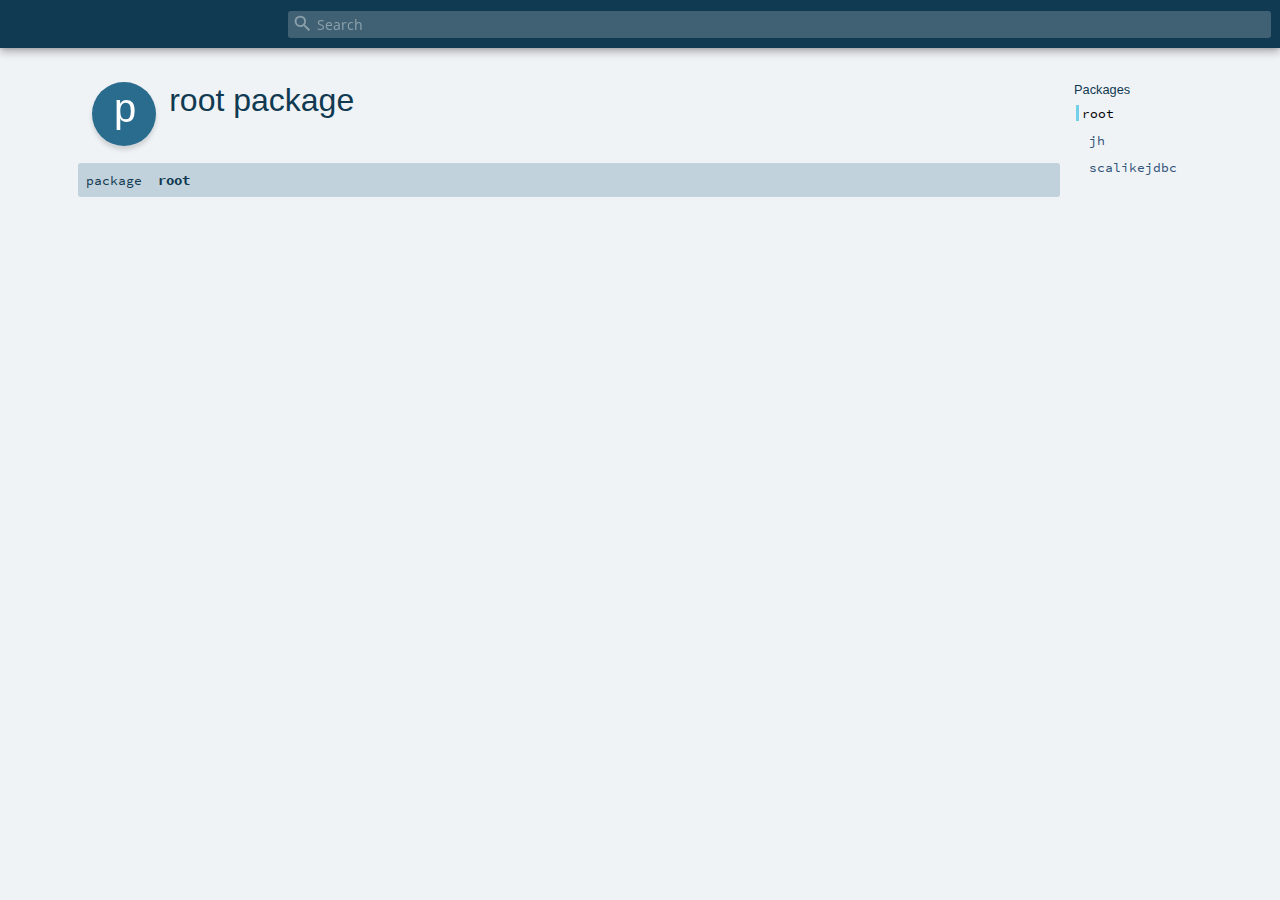
<file: target/scala-2.12/api/index.html>
<!DOCTYPE html >
<html>
        <head>
          <meta http-equiv="X-UA-Compatible" content="IE=edge" />
          <meta name="viewport" content="width=device-width, initial-scale=1.0, maximum-scale=1.0, user-scalable=no" />
          <title></title>
          <meta name="description" content="" />
          <meta name="keywords" content="" />
          <meta http-equiv="content-type" content="text/html; charset=UTF-8" />
          
      <link href="lib/index.css" media="screen" type="text/css" rel="stylesheet" />
      <link href="lib/template.css" media="screen" type="text/css" rel="stylesheet" />
      <link href="lib/diagrams.css" media="screen" type="text/css" rel="stylesheet" id="diagrams-css" />
      <script type="text/javascript" src="lib/jquery.js"></script>
      <script type="text/javascript" src="lib/jquery.panzoom.min.js"></script>
      <script type="text/javascript" src="lib/jquery.mousewheel.min.js"></script>
      <script type="text/javascript" src="lib/index.js"></script>
      <script type="text/javascript" src="index.js"></script>
      <script type="text/javascript" src="lib/scheduler.js"></script>
      <script type="text/javascript" src="lib/template.js"></script>
      <script type="text/javascript" src="lib/tools.tooltip.js"></script>
      
      <script type="text/javascript">
        /* this variable can be used by the JS to determine the path to the root document */
        var toRoot = '';
      </script>
    
        </head>
        <body>
      <div id="search">
        <span id="doc-title"><span id="doc-version"></span></span>
        <span class="close-results"><span class="left">&lt;</span> Back</span>
        <div id="textfilter">
          <span class="input">
            <input autocapitalize="none" placeholder="Search" id="index-input" type="text" accesskey="/" />
            <i class="clear material-icons"></i>
            <i id="search-icon" class="material-icons"></i>
          </span>
        </div>
    </div>
      <div id="search-results">
        <div id="search-progress">
          <div id="progress-fill"></div>
        </div>
        <div id="results-content">
          <div id="entity-results"></div>
          <div id="member-results"></div>
        </div>
      </div>
      <div id="content-scroll-container" style="-webkit-overflow-scrolling: touch;">
        <div id="content-container" style="-webkit-overflow-scrolling: touch;">
          <div id="subpackage-spacer">
            <div id="packages">
              <h1>Packages</h1>
              <ul>
                <li name="_root_.root" visbl="pub" class="indented0 current" data-isabs="false" fullComment="no" group="Ungrouped">
      <a id="_root_"></a><a id="root:_root_"></a>
      <span class="permalink">
      <a href="index.html#_root_" title="Permalink">
        <i class="material-icons"></i>
      </a>
    </span>
      <span class="modifier_kind">
        <span class="modifier"></span>
        <span class="kind">package</span>
      </span>
      <span class="symbol">
        <span class="name">root</span>
      </span>
      
      
    </li><li name="_root_.jh" visbl="pub" class="indented1 " data-isabs="false" fullComment="no" group="Ungrouped">
      <a id="jh"></a><a id="jh:jh"></a>
      <span class="permalink">
      <a href="index.html#jh" title="Permalink">
        <i class="material-icons"></i>
      </a>
    </span>
      <span class="modifier_kind">
        <span class="modifier"></span>
        <span class="kind">package</span>
      </span>
      <span class="symbol">
        <a title="" href="jh/index.html">
              <span class="name">jh</span>
            </a>
      </span>
      
      
    </li><li name="_root_.scalikejdbc" visbl="pub" class="indented1 " data-isabs="false" fullComment="no" group="Ungrouped">
      <a id="scalikejdbc"></a><a id="scalikejdbc:scalikejdbc"></a>
      <span class="permalink">
      <a href="index.html#scalikejdbc" title="Permalink">
        <i class="material-icons"></i>
      </a>
    </span>
      <span class="modifier_kind">
        <span class="modifier"></span>
        <span class="kind">package</span>
      </span>
      <span class="symbol">
        <a title="" href="scalikejdbc/index.html">
              <span class="name">scalikejdbc</span>
            </a>
      </span>
      
      
    </li>
              </ul>
            </div>
          </div>
          <div id="content">
            <body class="package value">
      <div id="definition">
        <div class="big-circle package">p</div>
        
        <h1>root package<span class="permalink">
      <a href="index.html" title="Permalink">
        <i class="material-icons"></i>
      </a>
    </span></h1>
        
      </div>

      <h4 id="signature" class="signature">
      <span class="modifier_kind">
        <span class="modifier"></span>
        <span class="kind">package</span>
      </span>
      <span class="symbol">
        <span class="name">root</span>
      </span>
      </h4>

      
          <div id="comment" class="fullcommenttop"></div>
        

      

      <div id="template">
        <div id="allMembers">
        

        

        

        

        

        
        </div>

        <div id="inheritedMembers">
        
        
        </div>

        <div id="groupedMembers">
        <div class="group" name="Ungrouped">
              <h3>Ungrouped</h3>
              
            </div>
        </div>

      </div>

      <div id="tooltip"></div>

      <div id="footer">  </div>
    </body>
          </div>
        </div>
      </div>
    </body>
      </html>
</file>
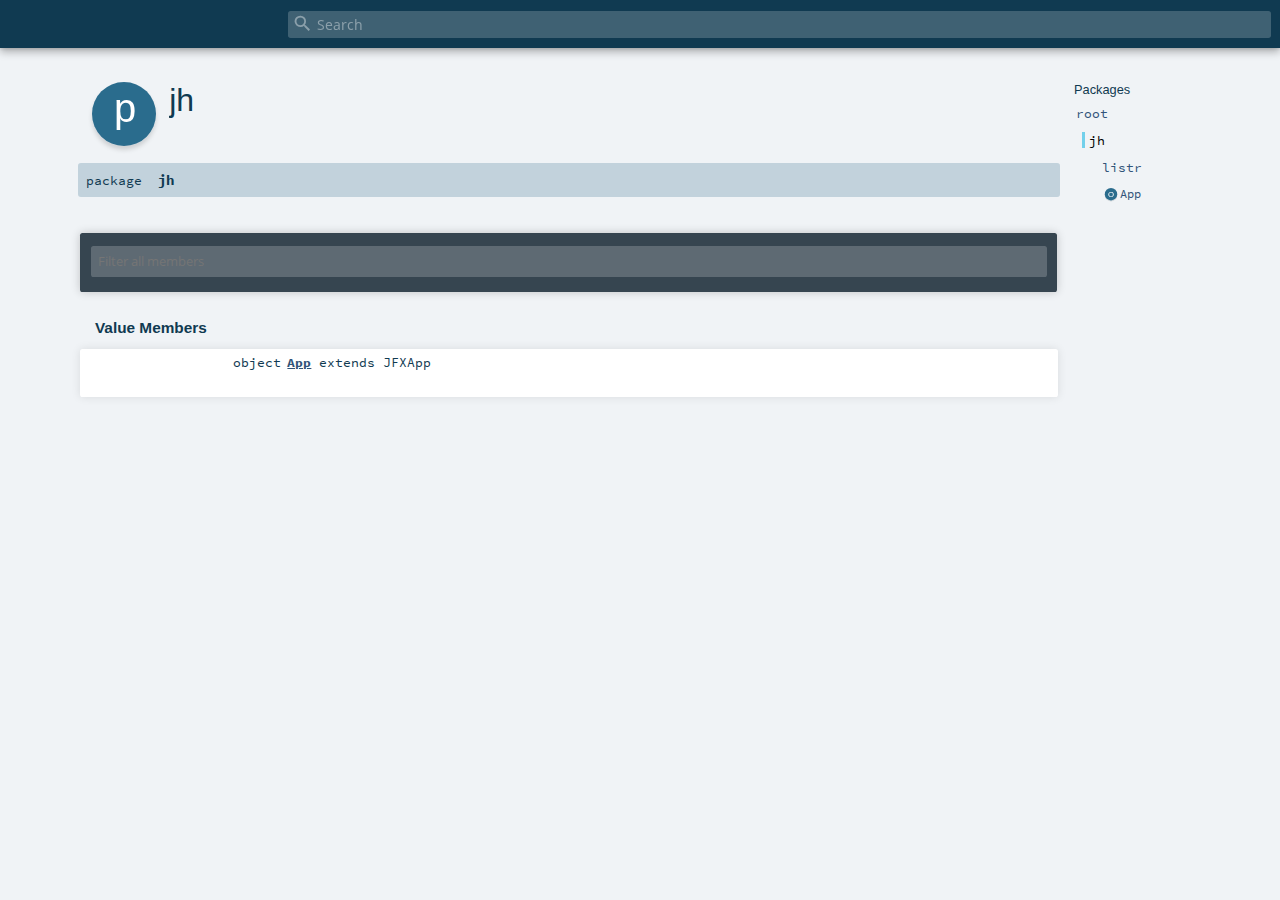
<file: target/scala-2.12/api/jh/index.html>
<!DOCTYPE html >
<html>
        <head>
          <meta http-equiv="X-UA-Compatible" content="IE=edge" />
          <meta name="viewport" content="width=device-width, initial-scale=1.0, maximum-scale=1.0, user-scalable=no" />
          <title></title>
          <meta name="description" content="" />
          <meta name="keywords" content="" />
          <meta http-equiv="content-type" content="text/html; charset=UTF-8" />
          
      <link href="../lib/index.css" media="screen" type="text/css" rel="stylesheet" />
      <link href="../lib/template.css" media="screen" type="text/css" rel="stylesheet" />
      <link href="../lib/diagrams.css" media="screen" type="text/css" rel="stylesheet" id="diagrams-css" />
      <script type="text/javascript" src="../lib/jquery.js"></script>
      <script type="text/javascript" src="../lib/jquery.panzoom.min.js"></script>
      <script type="text/javascript" src="../lib/jquery.mousewheel.min.js"></script>
      <script type="text/javascript" src="../lib/index.js"></script>
      <script type="text/javascript" src="../index.js"></script>
      <script type="text/javascript" src="../lib/scheduler.js"></script>
      <script type="text/javascript" src="../lib/template.js"></script>
      <script type="text/javascript" src="../lib/tools.tooltip.js"></script>
      
      <script type="text/javascript">
        /* this variable can be used by the JS to determine the path to the root document */
        var toRoot = '../';
      </script>
    
        </head>
        <body>
      <div id="search">
        <span id="doc-title"><span id="doc-version"></span></span>
        <span class="close-results"><span class="left">&lt;</span> Back</span>
        <div id="textfilter">
          <span class="input">
            <input autocapitalize="none" placeholder="Search" id="index-input" type="text" accesskey="/" />
            <i class="clear material-icons"></i>
            <i id="search-icon" class="material-icons"></i>
          </span>
        </div>
    </div>
      <div id="search-results">
        <div id="search-progress">
          <div id="progress-fill"></div>
        </div>
        <div id="results-content">
          <div id="entity-results"></div>
          <div id="member-results"></div>
        </div>
      </div>
      <div id="content-scroll-container" style="-webkit-overflow-scrolling: touch;">
        <div id="content-container" style="-webkit-overflow-scrolling: touch;">
          <div id="subpackage-spacer">
            <div id="packages">
              <h1>Packages</h1>
              <ul>
                <li name="_root_.root" visbl="pub" class="indented0 " data-isabs="false" fullComment="yes" group="Ungrouped">
      <a id="_root_"></a><a id="root:_root_"></a>
      <span class="permalink">
      <a href="index.html#_root_" title="Permalink">
        <i class="material-icons"></i>
      </a>
    </span>
      <span class="modifier_kind">
        <span class="modifier"></span>
        <span class="kind">package</span>
      </span>
      <span class="symbol">
        <a title="" href="../index.html">
              <span class="name">root</span>
            </a>
      </span>
      
      <div class="fullcomment"><dl class="attributes block"> <dt>Definition Classes</dt><dd><a href="../index.html" class="extype" name="_root_">root</a></dd></dl></div>
    </li><li name="_root_.jh" visbl="pub" class="indented1 current" data-isabs="false" fullComment="yes" group="Ungrouped">
      <a id="jh"></a><a id="jh:jh"></a>
      <span class="permalink">
      <a href="index.html#jh" title="Permalink">
        <i class="material-icons"></i>
      </a>
    </span>
      <span class="modifier_kind">
        <span class="modifier"></span>
        <span class="kind">package</span>
      </span>
      <span class="symbol">
        <span class="name">jh</span>
      </span>
      
      <div class="fullcomment"><dl class="attributes block"> <dt>Definition Classes</dt><dd><a href="../index.html" class="extype" name="_root_">root</a></dd></dl></div>
    </li><li name="jh.listr" visbl="pub" class="indented2 " data-isabs="false" fullComment="no" group="Ungrouped">
      <a id="listr"></a><a id="listr:listr"></a>
      <span class="permalink">
      <a href="../jh/index.html#listr" title="Permalink">
        <i class="material-icons"></i>
      </a>
    </span>
      <span class="modifier_kind">
        <span class="modifier"></span>
        <span class="kind">package</span>
      </span>
      <span class="symbol">
        <a title="" href="listr/index.html">
              <span class="name">listr</span>
            </a>
      </span>
      
      
    </li><li class="current-entities indented1">
                        <span class="separator"></span>
                        <a class="object" href="App$.html" title=""></a>
                        <a href="App$.html" title="">
                          App
                        </a>
                      </li>
              </ul>
            </div>
          </div>
          <div id="content">
            <body class="package value">
      <div id="definition">
        <div class="big-circle package">p</div>
        
        <h1>jh<span class="permalink">
      <a href="../jh/index.html" title="Permalink">
        <i class="material-icons"></i>
      </a>
    </span></h1>
        
      </div>

      <h4 id="signature" class="signature">
      <span class="modifier_kind">
        <span class="modifier"></span>
        <span class="kind">package</span>
      </span>
      <span class="symbol">
        <span class="name">jh</span>
      </span>
      </h4>

      
          <div id="comment" class="fullcommenttop"></div>
        

      <div id="mbrsel">
        <div class="toggle"></div>
        <div id="memberfilter">
          <i class="material-icons arrow"></i>
          <span class="input">
            <input id="mbrsel-input" placeholder="Filter all members" type="text" accesskey="/" />
          </span>
          <i class="clear material-icons"></i>
        </div>
        <div id="filterby">
          <div id="order">
            <span class="filtertype">Ordering</span>
            <ol>
              
              <li class="alpha in"><span>Alphabetic</span></li>
              
            </ol>
          </div>
          
          <div id="visbl">
              <span class="filtertype">Visibility</span>
              <ol><li class="public in"><span>Public</span></li><li class="all out"><span>All</span></li></ol>
            </div>
        </div>
      </div>

      <div id="template">
        <div id="allMembers">
        

        

        

        <div class="values members">
              <h3>Value Members</h3>
              <ol>
                <li name="jh.App" visbl="pub" class="indented0 " data-isabs="false" fullComment="no" group="Ungrouped">
      <a id="App"></a><a id="App:App"></a>
      <span class="permalink">
      <a href="../jh/index.html#App" title="Permalink">
        <i class="material-icons"></i>
      </a>
    </span>
      <span class="modifier_kind">
        <span class="modifier"></span>
        <span class="kind">object</span>
      </span>
      <span class="symbol">
        <a title="" href="App$.html">
              <span class="name">App</span>
            </a><span class="result"> extends <span class="extype" name="scalafx.application.JFXApp">JFXApp</span></span>
      </span>
      
      
    </li>
              </ol>
            </div>

        

        
        </div>

        <div id="inheritedMembers">
        
        
        </div>

        <div id="groupedMembers">
        <div class="group" name="Ungrouped">
              <h3>Ungrouped</h3>
              
            </div>
        </div>

      </div>

      <div id="tooltip"></div>

      <div id="footer">  </div>
    </body>
          </div>
        </div>
      </div>
    </body>
      </html>
</file>
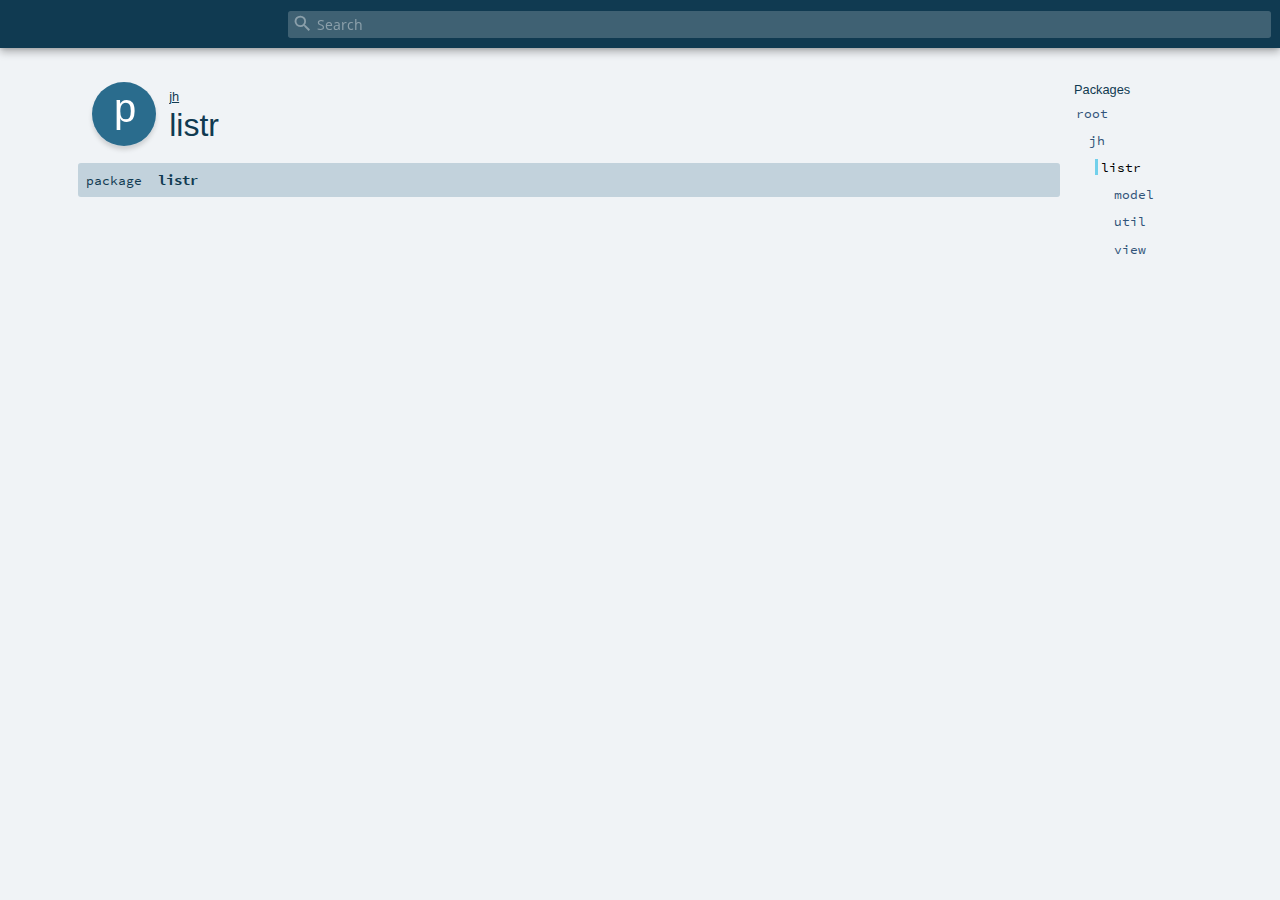
<file: target/scala-2.12/api/jh/listr/index.html>
<!DOCTYPE html >
<html>
        <head>
          <meta http-equiv="X-UA-Compatible" content="IE=edge" />
          <meta name="viewport" content="width=device-width, initial-scale=1.0, maximum-scale=1.0, user-scalable=no" />
          <title></title>
          <meta name="description" content="" />
          <meta name="keywords" content="" />
          <meta http-equiv="content-type" content="text/html; charset=UTF-8" />
          
      <link href="../../lib/index.css" media="screen" type="text/css" rel="stylesheet" />
      <link href="../../lib/template.css" media="screen" type="text/css" rel="stylesheet" />
      <link href="../../lib/diagrams.css" media="screen" type="text/css" rel="stylesheet" id="diagrams-css" />
      <script type="text/javascript" src="../../lib/jquery.js"></script>
      <script type="text/javascript" src="../../lib/jquery.panzoom.min.js"></script>
      <script type="text/javascript" src="../../lib/jquery.mousewheel.min.js"></script>
      <script type="text/javascript" src="../../lib/index.js"></script>
      <script type="text/javascript" src="../../index.js"></script>
      <script type="text/javascript" src="../../lib/scheduler.js"></script>
      <script type="text/javascript" src="../../lib/template.js"></script>
      <script type="text/javascript" src="../../lib/tools.tooltip.js"></script>
      
      <script type="text/javascript">
        /* this variable can be used by the JS to determine the path to the root document */
        var toRoot = '../../';
      </script>
    
        </head>
        <body>
      <div id="search">
        <span id="doc-title"><span id="doc-version"></span></span>
        <span class="close-results"><span class="left">&lt;</span> Back</span>
        <div id="textfilter">
          <span class="input">
            <input autocapitalize="none" placeholder="Search" id="index-input" type="text" accesskey="/" />
            <i class="clear material-icons"></i>
            <i id="search-icon" class="material-icons"></i>
          </span>
        </div>
    </div>
      <div id="search-results">
        <div id="search-progress">
          <div id="progress-fill"></div>
        </div>
        <div id="results-content">
          <div id="entity-results"></div>
          <div id="member-results"></div>
        </div>
      </div>
      <div id="content-scroll-container" style="-webkit-overflow-scrolling: touch;">
        <div id="content-container" style="-webkit-overflow-scrolling: touch;">
          <div id="subpackage-spacer">
            <div id="packages">
              <h1>Packages</h1>
              <ul>
                <li name="_root_.root" visbl="pub" class="indented0 " data-isabs="false" fullComment="yes" group="Ungrouped">
      <a id="_root_"></a><a id="root:_root_"></a>
      <span class="permalink">
      <a href="index.html#_root_" title="Permalink">
        <i class="material-icons"></i>
      </a>
    </span>
      <span class="modifier_kind">
        <span class="modifier"></span>
        <span class="kind">package</span>
      </span>
      <span class="symbol">
        <a title="" href="../../index.html">
              <span class="name">root</span>
            </a>
      </span>
      
      <div class="fullcomment"><dl class="attributes block"> <dt>Definition Classes</dt><dd><a href="../../index.html" class="extype" name="_root_">root</a></dd></dl></div>
    </li><li name="_root_.jh" visbl="pub" class="indented1 " data-isabs="false" fullComment="yes" group="Ungrouped">
      <a id="jh"></a><a id="jh:jh"></a>
      <span class="permalink">
      <a href="index.html#jh" title="Permalink">
        <i class="material-icons"></i>
      </a>
    </span>
      <span class="modifier_kind">
        <span class="modifier"></span>
        <span class="kind">package</span>
      </span>
      <span class="symbol">
        <a title="" href="../index.html">
              <span class="name">jh</span>
            </a>
      </span>
      
      <div class="fullcomment"><dl class="attributes block"> <dt>Definition Classes</dt><dd><a href="../../index.html" class="extype" name="_root_">root</a></dd></dl></div>
    </li><li name="jh.listr" visbl="pub" class="indented2 current" data-isabs="false" fullComment="yes" group="Ungrouped">
      <a id="listr"></a><a id="listr:listr"></a>
      <span class="permalink">
      <a href="../jh/index.html#listr" title="Permalink">
        <i class="material-icons"></i>
      </a>
    </span>
      <span class="modifier_kind">
        <span class="modifier"></span>
        <span class="kind">package</span>
      </span>
      <span class="symbol">
        <span class="name">listr</span>
      </span>
      
      <div class="fullcomment"><dl class="attributes block"> <dt>Definition Classes</dt><dd><a href="../index.html" class="extype" name="jh">jh</a></dd></dl></div>
    </li><li name="jh.listr.model" visbl="pub" class="indented3 " data-isabs="false" fullComment="no" group="Ungrouped">
      <a id="model"></a><a id="model:model"></a>
      <span class="permalink">
      <a href="../../jh/listr/index.html#model" title="Permalink">
        <i class="material-icons"></i>
      </a>
    </span>
      <span class="modifier_kind">
        <span class="modifier"></span>
        <span class="kind">package</span>
      </span>
      <span class="symbol">
        <a title="" href="model/index.html">
              <span class="name">model</span>
            </a>
      </span>
      
      
    </li><li name="jh.listr.util" visbl="pub" class="indented3 " data-isabs="false" fullComment="no" group="Ungrouped">
      <a id="util"></a><a id="util:util"></a>
      <span class="permalink">
      <a href="../../jh/listr/index.html#util" title="Permalink">
        <i class="material-icons"></i>
      </a>
    </span>
      <span class="modifier_kind">
        <span class="modifier"></span>
        <span class="kind">package</span>
      </span>
      <span class="symbol">
        <a title="" href="util/index.html">
              <span class="name">util</span>
            </a>
      </span>
      
      
    </li><li name="jh.listr.view" visbl="pub" class="indented3 " data-isabs="false" fullComment="no" group="Ungrouped">
      <a id="view"></a><a id="view:view"></a>
      <span class="permalink">
      <a href="../../jh/listr/index.html#view" title="Permalink">
        <i class="material-icons"></i>
      </a>
    </span>
      <span class="modifier_kind">
        <span class="modifier"></span>
        <span class="kind">package</span>
      </span>
      <span class="symbol">
        <a title="" href="view/index.html">
              <span class="name">view</span>
            </a>
      </span>
      
      
    </li>
              </ul>
            </div>
          </div>
          <div id="content">
            <body class="package value">
      <div id="definition">
        <div class="big-circle package">p</div>
        <p id="owner"><a href="../index.html" class="extype" name="jh">jh</a></p>
        <h1>listr<span class="permalink">
      <a href="../../jh/listr/index.html" title="Permalink">
        <i class="material-icons"></i>
      </a>
    </span></h1>
        
      </div>

      <h4 id="signature" class="signature">
      <span class="modifier_kind">
        <span class="modifier"></span>
        <span class="kind">package</span>
      </span>
      <span class="symbol">
        <span class="name">listr</span>
      </span>
      </h4>

      
          <div id="comment" class="fullcommenttop"></div>
        

      

      <div id="template">
        <div id="allMembers">
        

        

        

        

        

        
        </div>

        <div id="inheritedMembers">
        
        
        </div>

        <div id="groupedMembers">
        <div class="group" name="Ungrouped">
              <h3>Ungrouped</h3>
              
            </div>
        </div>

      </div>

      <div id="tooltip"></div>

      <div id="footer">  </div>
    </body>
          </div>
        </div>
      </div>
    </body>
      </html>
</file>
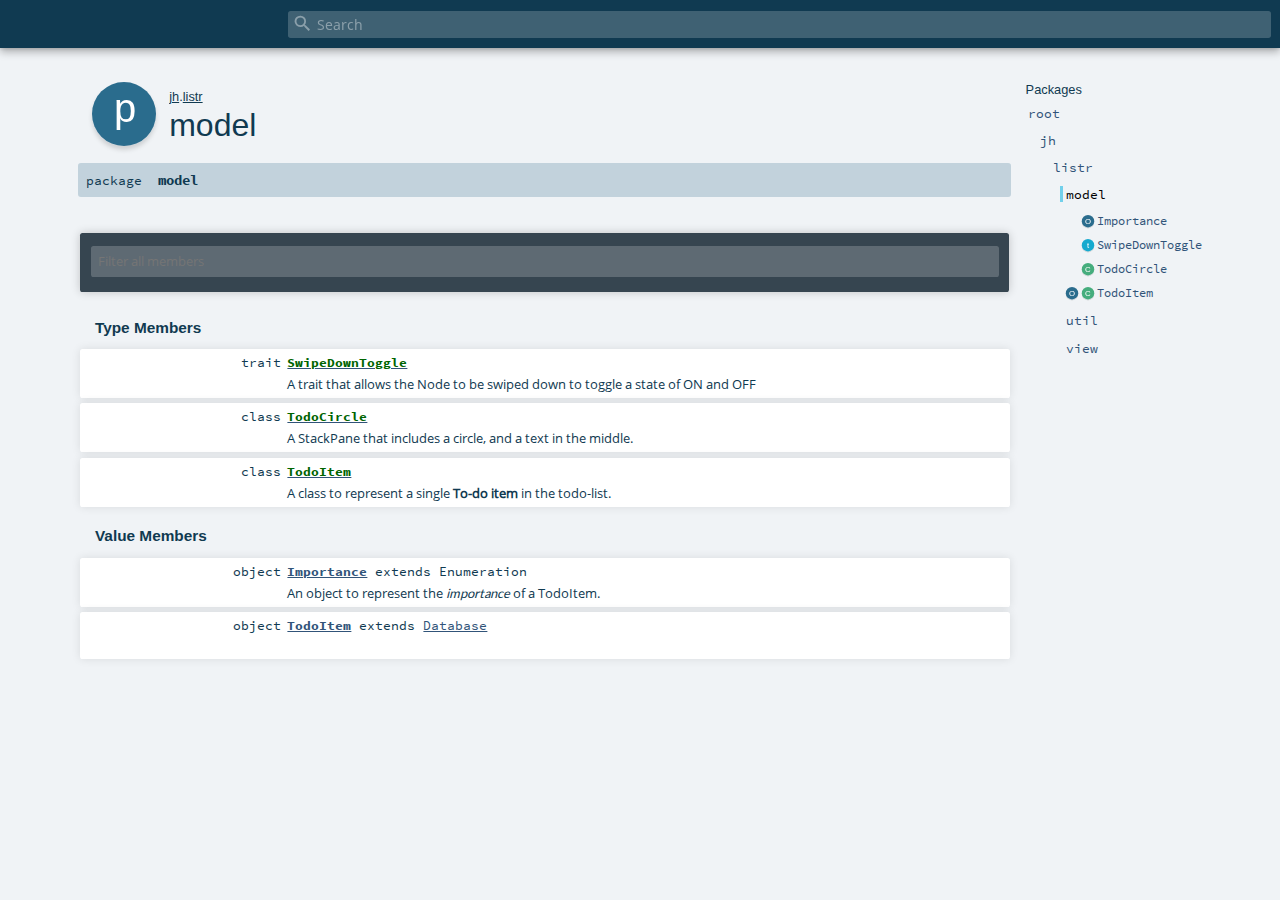
<file: target/scala-2.12/api/jh/listr/model/index.html>
<!DOCTYPE html >
<html>
        <head>
          <meta http-equiv="X-UA-Compatible" content="IE=edge" />
          <meta name="viewport" content="width=device-width, initial-scale=1.0, maximum-scale=1.0, user-scalable=no" />
          <title></title>
          <meta name="description" content="" />
          <meta name="keywords" content="" />
          <meta http-equiv="content-type" content="text/html; charset=UTF-8" />
          
      <link href="../../../lib/index.css" media="screen" type="text/css" rel="stylesheet" />
      <link href="../../../lib/template.css" media="screen" type="text/css" rel="stylesheet" />
      <link href="../../../lib/diagrams.css" media="screen" type="text/css" rel="stylesheet" id="diagrams-css" />
      <script type="text/javascript" src="../../../lib/jquery.js"></script>
      <script type="text/javascript" src="../../../lib/jquery.panzoom.min.js"></script>
      <script type="text/javascript" src="../../../lib/jquery.mousewheel.min.js"></script>
      <script type="text/javascript" src="../../../lib/index.js"></script>
      <script type="text/javascript" src="../../../index.js"></script>
      <script type="text/javascript" src="../../../lib/scheduler.js"></script>
      <script type="text/javascript" src="../../../lib/template.js"></script>
      <script type="text/javascript" src="../../../lib/tools.tooltip.js"></script>
      
      <script type="text/javascript">
        /* this variable can be used by the JS to determine the path to the root document */
        var toRoot = '../../../';
      </script>
    
        </head>
        <body>
      <div id="search">
        <span id="doc-title"><span id="doc-version"></span></span>
        <span class="close-results"><span class="left">&lt;</span> Back</span>
        <div id="textfilter">
          <span class="input">
            <input autocapitalize="none" placeholder="Search" id="index-input" type="text" accesskey="/" />
            <i class="clear material-icons"></i>
            <i id="search-icon" class="material-icons"></i>
          </span>
        </div>
    </div>
      <div id="search-results">
        <div id="search-progress">
          <div id="progress-fill"></div>
        </div>
        <div id="results-content">
          <div id="entity-results"></div>
          <div id="member-results"></div>
        </div>
      </div>
      <div id="content-scroll-container" style="-webkit-overflow-scrolling: touch;">
        <div id="content-container" style="-webkit-overflow-scrolling: touch;">
          <div id="subpackage-spacer">
            <div id="packages">
              <h1>Packages</h1>
              <ul>
                <li name="_root_.root" visbl="pub" class="indented0 " data-isabs="false" fullComment="yes" group="Ungrouped">
      <a id="_root_"></a><a id="root:_root_"></a>
      <span class="permalink">
      <a href="index.html#_root_" title="Permalink">
        <i class="material-icons"></i>
      </a>
    </span>
      <span class="modifier_kind">
        <span class="modifier"></span>
        <span class="kind">package</span>
      </span>
      <span class="symbol">
        <a title="" href="../../../index.html">
              <span class="name">root</span>
            </a>
      </span>
      
      <div class="fullcomment"><dl class="attributes block"> <dt>Definition Classes</dt><dd><a href="../../../index.html" class="extype" name="_root_">root</a></dd></dl></div>
    </li><li name="_root_.jh" visbl="pub" class="indented1 " data-isabs="false" fullComment="yes" group="Ungrouped">
      <a id="jh"></a><a id="jh:jh"></a>
      <span class="permalink">
      <a href="index.html#jh" title="Permalink">
        <i class="material-icons"></i>
      </a>
    </span>
      <span class="modifier_kind">
        <span class="modifier"></span>
        <span class="kind">package</span>
      </span>
      <span class="symbol">
        <a title="" href="../../index.html">
              <span class="name">jh</span>
            </a>
      </span>
      
      <div class="fullcomment"><dl class="attributes block"> <dt>Definition Classes</dt><dd><a href="../../../index.html" class="extype" name="_root_">root</a></dd></dl></div>
    </li><li name="jh.listr" visbl="pub" class="indented2 " data-isabs="false" fullComment="yes" group="Ungrouped">
      <a id="listr"></a><a id="listr:listr"></a>
      <span class="permalink">
      <a href="../jh/index.html#listr" title="Permalink">
        <i class="material-icons"></i>
      </a>
    </span>
      <span class="modifier_kind">
        <span class="modifier"></span>
        <span class="kind">package</span>
      </span>
      <span class="symbol">
        <a title="" href="../index.html">
              <span class="name">listr</span>
            </a>
      </span>
      
      <div class="fullcomment"><dl class="attributes block"> <dt>Definition Classes</dt><dd><a href="../../index.html" class="extype" name="jh">jh</a></dd></dl></div>
    </li><li name="jh.listr.model" visbl="pub" class="indented3 current" data-isabs="false" fullComment="yes" group="Ungrouped">
      <a id="model"></a><a id="model:model"></a>
      <span class="permalink">
      <a href="../../jh/listr/index.html#model" title="Permalink">
        <i class="material-icons"></i>
      </a>
    </span>
      <span class="modifier_kind">
        <span class="modifier"></span>
        <span class="kind">package</span>
      </span>
      <span class="symbol">
        <span class="name">model</span>
      </span>
      
      <div class="fullcomment"><dl class="attributes block"> <dt>Definition Classes</dt><dd><a href="../index.html" class="extype" name="jh.listr">listr</a></dd></dl></div>
    </li><li class="current-entities indented3">
                        <span class="separator"></span>
                        <a class="object" href="Importance$.html" title="An object to represent the importance of a TodoItem."></a>
                        <a href="Importance$.html" title="An object to represent the importance of a TodoItem.">
                          Importance
                        </a>
                      </li><li class="current-entities indented3">
                        <span class="separator"></span>
                        <a class="trait" href="SwipeDownToggle.html" title="A trait that allows the Node to be swiped down to toggle a state of ON and OFF"></a>
                        <a href="SwipeDownToggle.html" title="A trait that allows the Node to be swiped down to toggle a state of ON and OFF">
                          SwipeDownToggle
                        </a>
                      </li><li class="current-entities indented3">
                        <span class="separator"></span>
                        <a class="class" href="TodoCircle.html" title="A StackPane that includes a circle, and a text in the middle."></a>
                        <a href="TodoCircle.html" title="A StackPane that includes a circle, and a text in the middle.">
                          TodoCircle
                        </a>
                      </li><li class="current-entities indented3">
                        <a class="object" href="TodoItem$.html" title=""></a>
                        <a class="class" href="TodoItem.html" title="A class to represent a single To-do item in the todo-list."></a>
                        <a href="TodoItem.html" title="A class to represent a single To-do item in the todo-list.">
                          TodoItem
                        </a>
                      </li><li name="jh.listr.util" visbl="pub" class="indented3 " data-isabs="false" fullComment="yes" group="Ungrouped">
      <a id="util"></a><a id="util:util"></a>
      <span class="permalink">
      <a href="../../jh/listr/index.html#util" title="Permalink">
        <i class="material-icons"></i>
      </a>
    </span>
      <span class="modifier_kind">
        <span class="modifier"></span>
        <span class="kind">package</span>
      </span>
      <span class="symbol">
        <a title="" href="../util/index.html">
              <span class="name">util</span>
            </a>
      </span>
      
      <div class="fullcomment"><dl class="attributes block"> <dt>Definition Classes</dt><dd><a href="../index.html" class="extype" name="jh.listr">listr</a></dd></dl></div>
    </li><li name="jh.listr.view" visbl="pub" class="indented3 " data-isabs="false" fullComment="yes" group="Ungrouped">
      <a id="view"></a><a id="view:view"></a>
      <span class="permalink">
      <a href="../../jh/listr/index.html#view" title="Permalink">
        <i class="material-icons"></i>
      </a>
    </span>
      <span class="modifier_kind">
        <span class="modifier"></span>
        <span class="kind">package</span>
      </span>
      <span class="symbol">
        <a title="" href="../view/index.html">
              <span class="name">view</span>
            </a>
      </span>
      
      <div class="fullcomment"><dl class="attributes block"> <dt>Definition Classes</dt><dd><a href="../index.html" class="extype" name="jh.listr">listr</a></dd></dl></div>
    </li>
              </ul>
            </div>
          </div>
          <div id="content">
            <body class="package value">
      <div id="definition">
        <div class="big-circle package">p</div>
        <p id="owner"><a href="../../index.html" class="extype" name="jh">jh</a>.<a href="../index.html" class="extype" name="jh.listr">listr</a></p>
        <h1>model<span class="permalink">
      <a href="../../../jh/listr/model/index.html" title="Permalink">
        <i class="material-icons"></i>
      </a>
    </span></h1>
        
      </div>

      <h4 id="signature" class="signature">
      <span class="modifier_kind">
        <span class="modifier"></span>
        <span class="kind">package</span>
      </span>
      <span class="symbol">
        <span class="name">model</span>
      </span>
      </h4>

      
          <div id="comment" class="fullcommenttop"></div>
        

      <div id="mbrsel">
        <div class="toggle"></div>
        <div id="memberfilter">
          <i class="material-icons arrow"></i>
          <span class="input">
            <input id="mbrsel-input" placeholder="Filter all members" type="text" accesskey="/" />
          </span>
          <i class="clear material-icons"></i>
        </div>
        <div id="filterby">
          <div id="order">
            <span class="filtertype">Ordering</span>
            <ol>
              
              <li class="alpha in"><span>Alphabetic</span></li>
              
            </ol>
          </div>
          
          <div id="visbl">
              <span class="filtertype">Visibility</span>
              <ol><li class="public in"><span>Public</span></li><li class="all out"><span>All</span></li></ol>
            </div>
        </div>
      </div>

      <div id="template">
        <div id="allMembers">
        

        <div id="types" class="types members">
              <h3>Type Members</h3>
              <ol><li name="jh.listr.model.SwipeDownToggle" visbl="pub" class="indented0 " data-isabs="true" fullComment="yes" group="Ungrouped">
      <a id="SwipeDownToggleextendsAnyRef"></a><a id="SwipeDownToggle:SwipeDownToggle"></a>
      <span class="permalink">
      <a href="../../../jh/listr/model/index.html#SwipeDownToggleextendsAnyRef" title="Permalink">
        <i class="material-icons"></i>
      </a>
    </span>
      <span class="modifier_kind">
        <span class="modifier"></span>
        <span class="kind">trait</span>
      </span>
      <span class="symbol">
        <a title="A trait that allows the Node to be swiped down to toggle a state of ON and OFF" href="SwipeDownToggle.html">
              <span class="name">SwipeDownToggle</span>
            </a><span class="result"> extends <span class="extype" name="scala.AnyRef">AnyRef</span></span>
      </span>
      
      <p class="shortcomment cmt">A trait that allows the Node to be swiped down to toggle a state of ON and OFF</p><div class="fullcomment"><div class="comment cmt"><p>A trait that allows the Node to be swiped down to toggle a state of ON and OFF</p><p>Any Node that extends this trait will automatically get the ability to
toggle on and off by &quot;swiping down&quot; (Click and hold the cursor, then drag down) on the node.</p></div></div>
    </li><li name="jh.listr.model.TodoCircle" visbl="pub" class="indented0 " data-isabs="false" fullComment="yes" group="Ungrouped">
      <a id="TodoCircleextendsStackPanewithSwipeDownToggle"></a><a id="TodoCircle:TodoCircle"></a>
      <span class="permalink">
      <a href="../../../jh/listr/model/index.html#TodoCircleextendsStackPanewithSwipeDownToggle" title="Permalink">
        <i class="material-icons"></i>
      </a>
    </span>
      <span class="modifier_kind">
        <span class="modifier"></span>
        <span class="kind">class</span>
      </span>
      <span class="symbol">
        <a title="A StackPane that includes a circle, and a text in the middle." href="TodoCircle.html">
              <span class="name">TodoCircle</span>
            </a><span class="result"> extends <span class="extype" name="scalafx.scene.layout.StackPane">StackPane</span> with <a href="SwipeDownToggle.html" class="extype" name="jh.listr.model.SwipeDownToggle">SwipeDownToggle</a></span>
      </span>
      
      <p class="shortcomment cmt">A StackPane that includes a circle, and a text in the middle.</p><div class="fullcomment"><div class="comment cmt"><p>A StackPane that includes a circle, and a text in the middle. This represents a single TodoItem</p><p>The size of the circle varies based on the importance of the TodoItem.
The text will be centered in the circle.
</p></div></div>
    </li><li name="jh.listr.model.TodoItem" visbl="pub" class="indented0 " data-isabs="false" fullComment="yes" group="Ungrouped">
      <a id="TodoItemextendsAnyRef"></a><a id="TodoItem:TodoItem"></a>
      <span class="permalink">
      <a href="../../../jh/listr/model/index.html#TodoItemextendsAnyRef" title="Permalink">
        <i class="material-icons"></i>
      </a>
    </span>
      <span class="modifier_kind">
        <span class="modifier"></span>
        <span class="kind">class</span>
      </span>
      <span class="symbol">
        <a title="A class to represent a single To-do item in the todo-list." href="TodoItem.html">
              <span class="name">TodoItem</span>
            </a><span class="result"> extends <span class="extype" name="scala.AnyRef">AnyRef</span></span>
      </span>
      
      <p class="shortcomment cmt">A class to represent a single <code><code>To-do item</code></code> in the todo-list.</p><div class="fullcomment"><div class="comment cmt"><p>A class to represent a single <code><code>To-do item</code></code> in the todo-list.
</p></div><dl class="attributes block"> <div class="block">Example:
               <ol><li class="cmt"><p>val todoItem = TodoItem(&quot;Do homework&quot;, new Date(), Importance.High)</p></li></ol>
            </div></dl></div>
    </li></ol>
            </div>

        

        <div class="values members">
              <h3>Value Members</h3>
              <ol>
                <li name="jh.listr.model.Importance" visbl="pub" class="indented0 " data-isabs="false" fullComment="yes" group="Ungrouped">
      <a id="Importance"></a><a id="Importance:Importance"></a>
      <span class="permalink">
      <a href="../../../jh/listr/model/index.html#Importance" title="Permalink">
        <i class="material-icons"></i>
      </a>
    </span>
      <span class="modifier_kind">
        <span class="modifier"></span>
        <span class="kind">object</span>
      </span>
      <span class="symbol">
        <a title="An object to represent the importance of a TodoItem." href="Importance$.html">
              <span class="name">Importance</span>
            </a><span class="result"> extends <span class="extype" name="scala.Enumeration">Enumeration</span></span>
      </span>
      
      <p class="shortcomment cmt">An object to represent the <i>importance</i> of a TodoItem.</p><div class="fullcomment"><div class="comment cmt"><p>An object to represent the <i>importance</i> of a TodoItem.</p><p>This is to make sure there is an exhaustive value of importance, which is:
<code>Low</code>, <code>Medium</code>, and <code>High</code></p><p>For usage, please refer to <a href="TodoItem.html" class="extype" name="jh.listr.model.TodoItem">jh.listr.model.TodoItem</a>
</p></div></div>
    </li><li name="jh.listr.model.TodoItem" visbl="pub" class="indented0 " data-isabs="false" fullComment="no" group="Ungrouped">
      <a id="TodoItem"></a><a id="TodoItem:TodoItem"></a>
      <span class="permalink">
      <a href="../../../jh/listr/model/index.html#TodoItem" title="Permalink">
        <i class="material-icons"></i>
      </a>
    </span>
      <span class="modifier_kind">
        <span class="modifier"></span>
        <span class="kind">object</span>
      </span>
      <span class="symbol">
        <a title="" href="TodoItem$.html">
              <span class="name">TodoItem</span>
            </a><span class="result"> extends <a href="../util/Database.html" class="extype" name="jh.listr.util.Database">Database</a></span>
      </span>
      
      
    </li>
              </ol>
            </div>

        

        
        </div>

        <div id="inheritedMembers">
        
        
        </div>

        <div id="groupedMembers">
        <div class="group" name="Ungrouped">
              <h3>Ungrouped</h3>
              
            </div>
        </div>

      </div>

      <div id="tooltip"></div>

      <div id="footer">  </div>
    </body>
          </div>
        </div>
      </div>
    </body>
      </html>
</file>
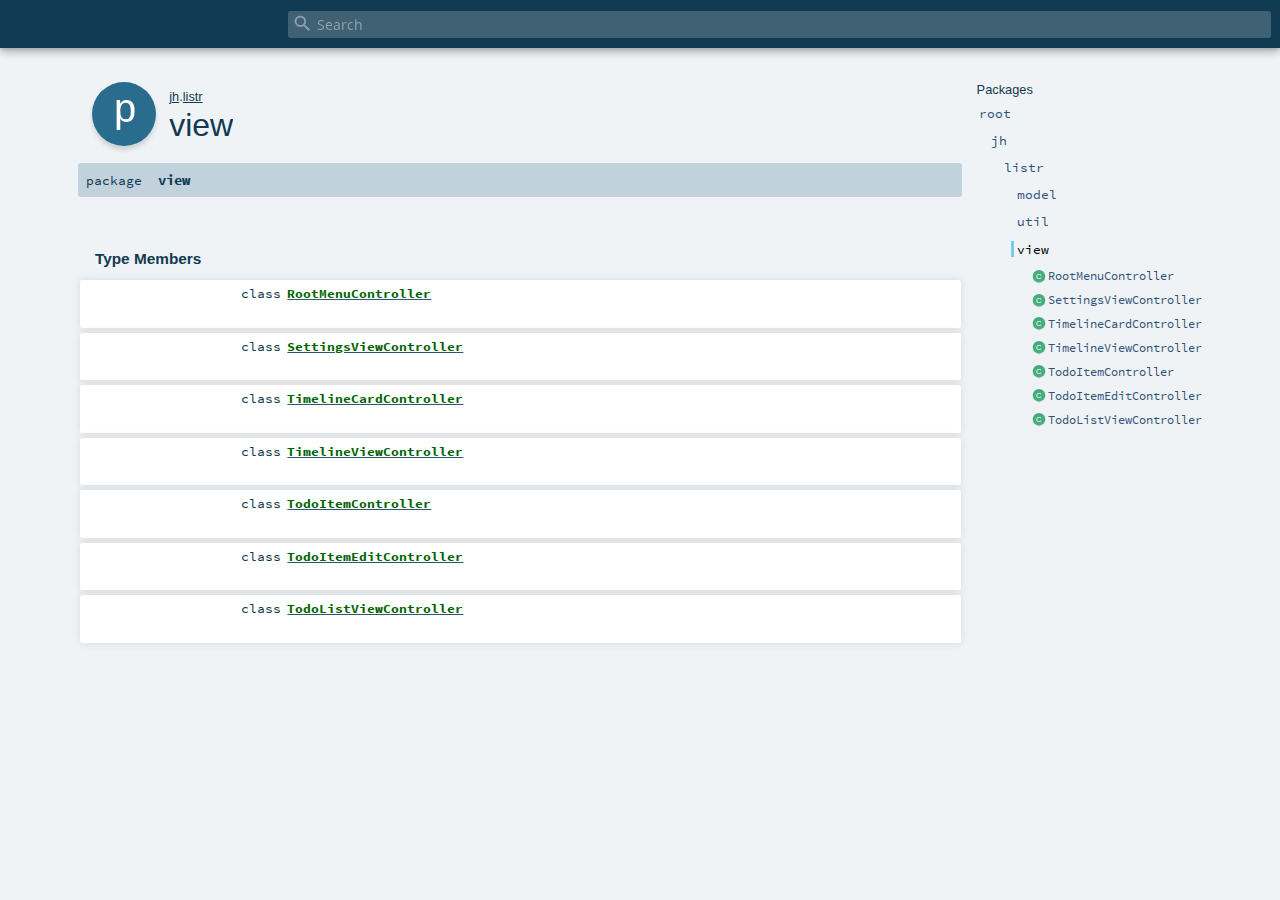
<file: target/scala-2.12/api/jh/listr/view/index.html>
<!DOCTYPE html >
<html>
        <head>
          <meta http-equiv="X-UA-Compatible" content="IE=edge" />
          <meta name="viewport" content="width=device-width, initial-scale=1.0, maximum-scale=1.0, user-scalable=no" />
          <title></title>
          <meta name="description" content="" />
          <meta name="keywords" content="" />
          <meta http-equiv="content-type" content="text/html; charset=UTF-8" />
          
      <link href="../../../lib/index.css" media="screen" type="text/css" rel="stylesheet" />
      <link href="../../../lib/template.css" media="screen" type="text/css" rel="stylesheet" />
      <link href="../../../lib/diagrams.css" media="screen" type="text/css" rel="stylesheet" id="diagrams-css" />
      <script type="text/javascript" src="../../../lib/jquery.js"></script>
      <script type="text/javascript" src="../../../lib/jquery.panzoom.min.js"></script>
      <script type="text/javascript" src="../../../lib/jquery.mousewheel.min.js"></script>
      <script type="text/javascript" src="../../../lib/index.js"></script>
      <script type="text/javascript" src="../../../index.js"></script>
      <script type="text/javascript" src="../../../lib/scheduler.js"></script>
      <script type="text/javascript" src="../../../lib/template.js"></script>
      <script type="text/javascript" src="../../../lib/tools.tooltip.js"></script>
      
      <script type="text/javascript">
        /* this variable can be used by the JS to determine the path to the root document */
        var toRoot = '../../../';
      </script>
    
        </head>
        <body>
      <div id="search">
        <span id="doc-title"><span id="doc-version"></span></span>
        <span class="close-results"><span class="left">&lt;</span> Back</span>
        <div id="textfilter">
          <span class="input">
            <input autocapitalize="none" placeholder="Search" id="index-input" type="text" accesskey="/" />
            <i class="clear material-icons"></i>
            <i id="search-icon" class="material-icons"></i>
          </span>
        </div>
    </div>
      <div id="search-results">
        <div id="search-progress">
          <div id="progress-fill"></div>
        </div>
        <div id="results-content">
          <div id="entity-results"></div>
          <div id="member-results"></div>
        </div>
      </div>
      <div id="content-scroll-container" style="-webkit-overflow-scrolling: touch;">
        <div id="content-container" style="-webkit-overflow-scrolling: touch;">
          <div id="subpackage-spacer">
            <div id="packages">
              <h1>Packages</h1>
              <ul>
                <li name="_root_.root" visbl="pub" class="indented0 " data-isabs="false" fullComment="yes" group="Ungrouped">
      <a id="_root_"></a><a id="root:_root_"></a>
      <span class="permalink">
      <a href="index.html#_root_" title="Permalink">
        <i class="material-icons"></i>
      </a>
    </span>
      <span class="modifier_kind">
        <span class="modifier"></span>
        <span class="kind">package</span>
      </span>
      <span class="symbol">
        <a title="" href="../../../index.html">
              <span class="name">root</span>
            </a>
      </span>
      
      <div class="fullcomment"><dl class="attributes block"> <dt>Definition Classes</dt><dd><a href="../../../index.html" class="extype" name="_root_">root</a></dd></dl></div>
    </li><li name="_root_.jh" visbl="pub" class="indented1 " data-isabs="false" fullComment="yes" group="Ungrouped">
      <a id="jh"></a><a id="jh:jh"></a>
      <span class="permalink">
      <a href="index.html#jh" title="Permalink">
        <i class="material-icons"></i>
      </a>
    </span>
      <span class="modifier_kind">
        <span class="modifier"></span>
        <span class="kind">package</span>
      </span>
      <span class="symbol">
        <a title="" href="../../index.html">
              <span class="name">jh</span>
            </a>
      </span>
      
      <div class="fullcomment"><dl class="attributes block"> <dt>Definition Classes</dt><dd><a href="../../../index.html" class="extype" name="_root_">root</a></dd></dl></div>
    </li><li name="jh.listr" visbl="pub" class="indented2 " data-isabs="false" fullComment="yes" group="Ungrouped">
      <a id="listr"></a><a id="listr:listr"></a>
      <span class="permalink">
      <a href="../jh/index.html#listr" title="Permalink">
        <i class="material-icons"></i>
      </a>
    </span>
      <span class="modifier_kind">
        <span class="modifier"></span>
        <span class="kind">package</span>
      </span>
      <span class="symbol">
        <a title="" href="../index.html">
              <span class="name">listr</span>
            </a>
      </span>
      
      <div class="fullcomment"><dl class="attributes block"> <dt>Definition Classes</dt><dd><a href="../../index.html" class="extype" name="jh">jh</a></dd></dl></div>
    </li><li name="jh.listr.model" visbl="pub" class="indented3 " data-isabs="false" fullComment="yes" group="Ungrouped">
      <a id="model"></a><a id="model:model"></a>
      <span class="permalink">
      <a href="../../jh/listr/index.html#model" title="Permalink">
        <i class="material-icons"></i>
      </a>
    </span>
      <span class="modifier_kind">
        <span class="modifier"></span>
        <span class="kind">package</span>
      </span>
      <span class="symbol">
        <a title="" href="../model/index.html">
              <span class="name">model</span>
            </a>
      </span>
      
      <div class="fullcomment"><dl class="attributes block"> <dt>Definition Classes</dt><dd><a href="../index.html" class="extype" name="jh.listr">listr</a></dd></dl></div>
    </li><li name="jh.listr.util" visbl="pub" class="indented3 " data-isabs="false" fullComment="yes" group="Ungrouped">
      <a id="util"></a><a id="util:util"></a>
      <span class="permalink">
      <a href="../../jh/listr/index.html#util" title="Permalink">
        <i class="material-icons"></i>
      </a>
    </span>
      <span class="modifier_kind">
        <span class="modifier"></span>
        <span class="kind">package</span>
      </span>
      <span class="symbol">
        <a title="" href="../util/index.html">
              <span class="name">util</span>
            </a>
      </span>
      
      <div class="fullcomment"><dl class="attributes block"> <dt>Definition Classes</dt><dd><a href="../index.html" class="extype" name="jh.listr">listr</a></dd></dl></div>
    </li><li name="jh.listr.view" visbl="pub" class="indented3 current" data-isabs="false" fullComment="yes" group="Ungrouped">
      <a id="view"></a><a id="view:view"></a>
      <span class="permalink">
      <a href="../../jh/listr/index.html#view" title="Permalink">
        <i class="material-icons"></i>
      </a>
    </span>
      <span class="modifier_kind">
        <span class="modifier"></span>
        <span class="kind">package</span>
      </span>
      <span class="symbol">
        <span class="name">view</span>
      </span>
      
      <div class="fullcomment"><dl class="attributes block"> <dt>Definition Classes</dt><dd><a href="../index.html" class="extype" name="jh.listr">listr</a></dd></dl></div>
    </li><li class="current-entities indented3">
                        <span class="separator"></span>
                        <a class="class" href="RootMenuController.html" title=""></a>
                        <a href="RootMenuController.html" title="">
                          RootMenuController
                        </a>
                      </li><li class="current-entities indented3">
                        <span class="separator"></span>
                        <a class="class" href="SettingsViewController.html" title=""></a>
                        <a href="SettingsViewController.html" title="">
                          SettingsViewController
                        </a>
                      </li><li class="current-entities indented3">
                        <span class="separator"></span>
                        <a class="class" href="TimelineCardController.html" title=""></a>
                        <a href="TimelineCardController.html" title="">
                          TimelineCardController
                        </a>
                      </li><li class="current-entities indented3">
                        <span class="separator"></span>
                        <a class="class" href="TimelineViewController.html" title=""></a>
                        <a href="TimelineViewController.html" title="">
                          TimelineViewController
                        </a>
                      </li><li class="current-entities indented3">
                        <span class="separator"></span>
                        <a class="class" href="TodoItemController.html" title=""></a>
                        <a href="TodoItemController.html" title="">
                          TodoItemController
                        </a>
                      </li><li class="current-entities indented3">
                        <span class="separator"></span>
                        <a class="class" href="TodoItemEditController.html" title=""></a>
                        <a href="TodoItemEditController.html" title="">
                          TodoItemEditController
                        </a>
                      </li><li class="current-entities indented3">
                        <span class="separator"></span>
                        <a class="class" href="TodoListViewController.html" title=""></a>
                        <a href="TodoListViewController.html" title="">
                          TodoListViewController
                        </a>
                      </li>
              </ul>
            </div>
          </div>
          <div id="content">
            <body class="package value">
      <div id="definition">
        <div class="big-circle package">p</div>
        <p id="owner"><a href="../../index.html" class="extype" name="jh">jh</a>.<a href="../index.html" class="extype" name="jh.listr">listr</a></p>
        <h1>view<span class="permalink">
      <a href="../../../jh/listr/view/index.html" title="Permalink">
        <i class="material-icons"></i>
      </a>
    </span></h1>
        
      </div>

      <h4 id="signature" class="signature">
      <span class="modifier_kind">
        <span class="modifier"></span>
        <span class="kind">package</span>
      </span>
      <span class="symbol">
        <span class="name">view</span>
      </span>
      </h4>

      
          <div id="comment" class="fullcommenttop"></div>
        

      

      <div id="template">
        <div id="allMembers">
        

        <div id="types" class="types members">
              <h3>Type Members</h3>
              <ol><li name="jh.listr.view.RootMenuController" visbl="pub" class="indented0 " data-isabs="false" fullComment="no" group="Ungrouped">
      <a id="RootMenuControllerextendsInitializablewithFxmlProxyGenerator.ProxyDependencyInjectionwithControllerAccessor"></a><a id="RootMenuController:RootMenuController"></a>
      <span class="permalink">
      <a href="../../../jh/listr/view/index.html#RootMenuControllerextendsInitializablewithFxmlProxyGenerator.ProxyDependencyInjectionwithControllerAccessor" title="Permalink">
        <i class="material-icons"></i>
      </a>
    </span>
      <span class="modifier_kind">
        <span class="modifier"></span>
        <span class="kind">class</span>
      </span>
      <span class="symbol">
        <a title="" href="RootMenuController.html">
              <span class="name">RootMenuController</span>
            </a><span class="result"> extends <span class="extype" name="javafx.fxml.Initializable">Initializable</span> with <span class="extype" name="scalafxml.core.FxmlProxyGenerator.ProxyDependencyInjection">ProxyDependencyInjection</span> with <span class="extype" name="scalafxml.core.ControllerAccessor">ControllerAccessor</span></span>
      </span>
      
      
    </li><li name="jh.listr.view.SettingsViewController" visbl="pub" class="indented0 " data-isabs="false" fullComment="no" group="Ungrouped">
      <a id="SettingsViewControllerextendsInitializablewithFxmlProxyGenerator.ProxyDependencyInjectionwithControllerAccessor"></a><a id="SettingsViewController:SettingsViewController"></a>
      <span class="permalink">
      <a href="../../../jh/listr/view/index.html#SettingsViewControllerextendsInitializablewithFxmlProxyGenerator.ProxyDependencyInjectionwithControllerAccessor" title="Permalink">
        <i class="material-icons"></i>
      </a>
    </span>
      <span class="modifier_kind">
        <span class="modifier"></span>
        <span class="kind">class</span>
      </span>
      <span class="symbol">
        <a title="" href="SettingsViewController.html">
              <span class="name">SettingsViewController</span>
            </a><span class="result"> extends <span class="extype" name="javafx.fxml.Initializable">Initializable</span> with <span class="extype" name="scalafxml.core.FxmlProxyGenerator.ProxyDependencyInjection">ProxyDependencyInjection</span> with <span class="extype" name="scalafxml.core.ControllerAccessor">ControllerAccessor</span></span>
      </span>
      
      
    </li><li name="jh.listr.view.TimelineCardController" visbl="pub" class="indented0 " data-isabs="false" fullComment="no" group="Ungrouped">
      <a id="TimelineCardControllerextendsInitializablewithFxmlProxyGenerator.ProxyDependencyInjectionwithControllerAccessor"></a><a id="TimelineCardController:TimelineCardController"></a>
      <span class="permalink">
      <a href="../../../jh/listr/view/index.html#TimelineCardControllerextendsInitializablewithFxmlProxyGenerator.ProxyDependencyInjectionwithControllerAccessor" title="Permalink">
        <i class="material-icons"></i>
      </a>
    </span>
      <span class="modifier_kind">
        <span class="modifier"></span>
        <span class="kind">class</span>
      </span>
      <span class="symbol">
        <a title="" href="TimelineCardController.html">
              <span class="name">TimelineCardController</span>
            </a><span class="result"> extends <span class="extype" name="javafx.fxml.Initializable">Initializable</span> with <span class="extype" name="scalafxml.core.FxmlProxyGenerator.ProxyDependencyInjection">ProxyDependencyInjection</span> with <span class="extype" name="scalafxml.core.ControllerAccessor">ControllerAccessor</span></span>
      </span>
      
      
    </li><li name="jh.listr.view.TimelineViewController" visbl="pub" class="indented0 " data-isabs="false" fullComment="no" group="Ungrouped">
      <a id="TimelineViewControllerextendsInitializablewithFxmlProxyGenerator.ProxyDependencyInjectionwithControllerAccessor"></a><a id="TimelineViewController:TimelineViewController"></a>
      <span class="permalink">
      <a href="../../../jh/listr/view/index.html#TimelineViewControllerextendsInitializablewithFxmlProxyGenerator.ProxyDependencyInjectionwithControllerAccessor" title="Permalink">
        <i class="material-icons"></i>
      </a>
    </span>
      <span class="modifier_kind">
        <span class="modifier"></span>
        <span class="kind">class</span>
      </span>
      <span class="symbol">
        <a title="" href="TimelineViewController.html">
              <span class="name">TimelineViewController</span>
            </a><span class="result"> extends <span class="extype" name="javafx.fxml.Initializable">Initializable</span> with <span class="extype" name="scalafxml.core.FxmlProxyGenerator.ProxyDependencyInjection">ProxyDependencyInjection</span> with <span class="extype" name="scalafxml.core.ControllerAccessor">ControllerAccessor</span></span>
      </span>
      
      
    </li><li name="jh.listr.view.TodoItemController" visbl="pub" class="indented0 " data-isabs="false" fullComment="no" group="Ungrouped">
      <a id="TodoItemControllerextendsInitializablewithFxmlProxyGenerator.ProxyDependencyInjectionwithControllerAccessor"></a><a id="TodoItemController:TodoItemController"></a>
      <span class="permalink">
      <a href="../../../jh/listr/view/index.html#TodoItemControllerextendsInitializablewithFxmlProxyGenerator.ProxyDependencyInjectionwithControllerAccessor" title="Permalink">
        <i class="material-icons"></i>
      </a>
    </span>
      <span class="modifier_kind">
        <span class="modifier"></span>
        <span class="kind">class</span>
      </span>
      <span class="symbol">
        <a title="" href="TodoItemController.html">
              <span class="name">TodoItemController</span>
            </a><span class="result"> extends <span class="extype" name="javafx.fxml.Initializable">Initializable</span> with <span class="extype" name="scalafxml.core.FxmlProxyGenerator.ProxyDependencyInjection">ProxyDependencyInjection</span> with <span class="extype" name="scalafxml.core.ControllerAccessor">ControllerAccessor</span></span>
      </span>
      
      
    </li><li name="jh.listr.view.TodoItemEditController" visbl="pub" class="indented0 " data-isabs="false" fullComment="no" group="Ungrouped">
      <a id="TodoItemEditControllerextendsInitializablewithFxmlProxyGenerator.ProxyDependencyInjectionwithControllerAccessor"></a><a id="TodoItemEditController:TodoItemEditController"></a>
      <span class="permalink">
      <a href="../../../jh/listr/view/index.html#TodoItemEditControllerextendsInitializablewithFxmlProxyGenerator.ProxyDependencyInjectionwithControllerAccessor" title="Permalink">
        <i class="material-icons"></i>
      </a>
    </span>
      <span class="modifier_kind">
        <span class="modifier"></span>
        <span class="kind">class</span>
      </span>
      <span class="symbol">
        <a title="" href="TodoItemEditController.html">
              <span class="name">TodoItemEditController</span>
            </a><span class="result"> extends <span class="extype" name="javafx.fxml.Initializable">Initializable</span> with <span class="extype" name="scalafxml.core.FxmlProxyGenerator.ProxyDependencyInjection">ProxyDependencyInjection</span> with <span class="extype" name="scalafxml.core.ControllerAccessor">ControllerAccessor</span></span>
      </span>
      
      
    </li><li name="jh.listr.view.TodoListViewController" visbl="pub" class="indented0 " data-isabs="false" fullComment="no" group="Ungrouped">
      <a id="TodoListViewControllerextendsInitializablewithFxmlProxyGenerator.ProxyDependencyInjectionwithControllerAccessor"></a><a id="TodoListViewController:TodoListViewController"></a>
      <span class="permalink">
      <a href="../../../jh/listr/view/index.html#TodoListViewControllerextendsInitializablewithFxmlProxyGenerator.ProxyDependencyInjectionwithControllerAccessor" title="Permalink">
        <i class="material-icons"></i>
      </a>
    </span>
      <span class="modifier_kind">
        <span class="modifier"></span>
        <span class="kind">class</span>
      </span>
      <span class="symbol">
        <a title="" href="TodoListViewController.html">
              <span class="name">TodoListViewController</span>
            </a><span class="result"> extends <span class="extype" name="javafx.fxml.Initializable">Initializable</span> with <span class="extype" name="scalafxml.core.FxmlProxyGenerator.ProxyDependencyInjection">ProxyDependencyInjection</span> with <span class="extype" name="scalafxml.core.ControllerAccessor">ControllerAccessor</span></span>
      </span>
      
      
    </li></ol>
            </div>

        

        

        

        
        </div>

        <div id="inheritedMembers">
        
        
        </div>

        <div id="groupedMembers">
        <div class="group" name="Ungrouped">
              <h3>Ungrouped</h3>
              
            </div>
        </div>

      </div>

      <div id="tooltip"></div>

      <div id="footer">  </div>
    </body>
          </div>
        </div>
      </div>
    </body>
      </html>
</file>
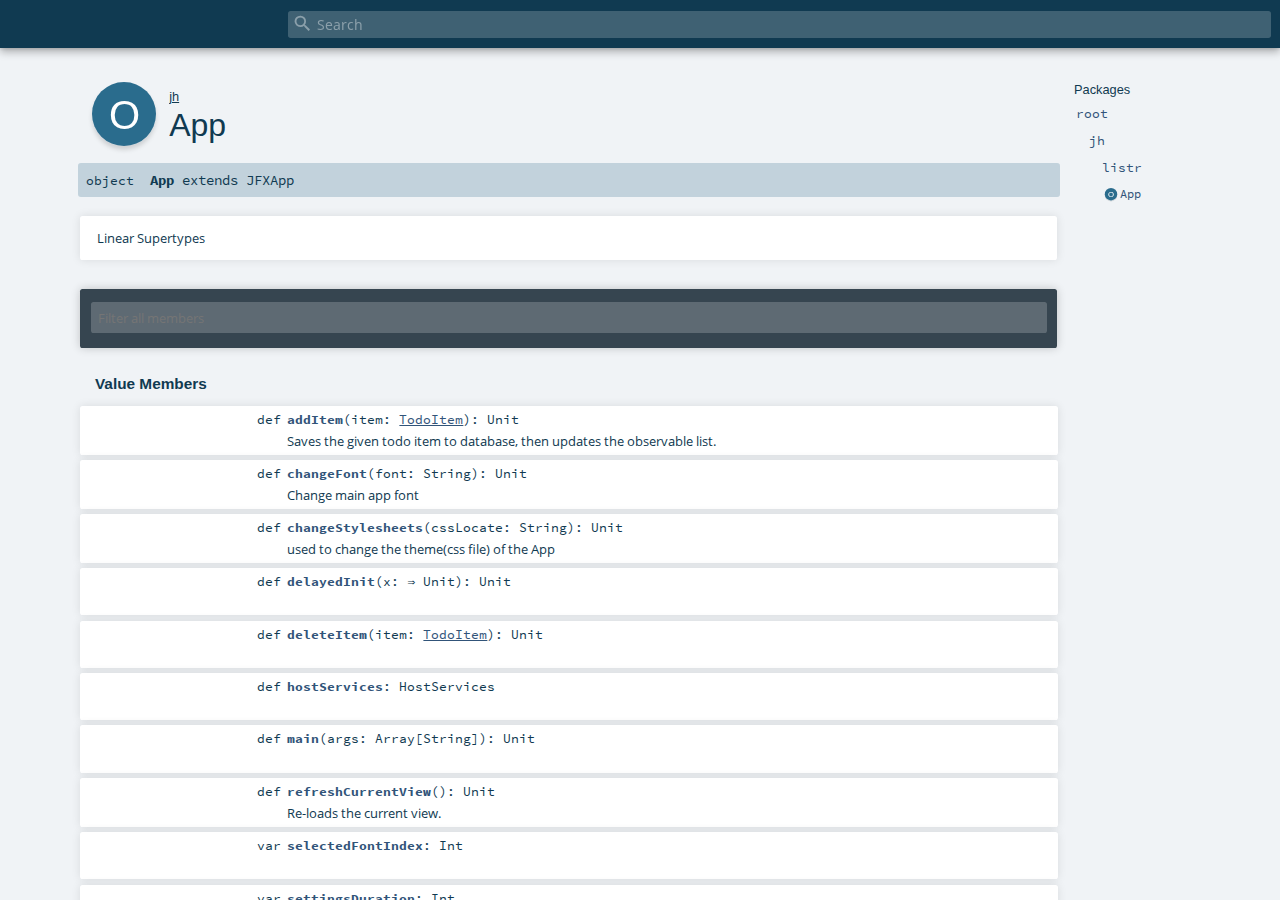
<file: target/scala-2.12/api/jh/App$.html>
<!DOCTYPE html >
<html>
        <head>
          <meta http-equiv="X-UA-Compatible" content="IE=edge" />
          <meta name="viewport" content="width=device-width, initial-scale=1.0, maximum-scale=1.0, user-scalable=no" />
          <title></title>
          <meta name="description" content="" />
          <meta name="keywords" content="" />
          <meta http-equiv="content-type" content="text/html; charset=UTF-8" />
          
      <link href="../lib/index.css" media="screen" type="text/css" rel="stylesheet" />
      <link href="../lib/template.css" media="screen" type="text/css" rel="stylesheet" />
      <link href="../lib/diagrams.css" media="screen" type="text/css" rel="stylesheet" id="diagrams-css" />
      <script type="text/javascript" src="../lib/jquery.js"></script>
      <script type="text/javascript" src="../lib/jquery.panzoom.min.js"></script>
      <script type="text/javascript" src="../lib/jquery.mousewheel.min.js"></script>
      <script type="text/javascript" src="../lib/index.js"></script>
      <script type="text/javascript" src="../index.js"></script>
      <script type="text/javascript" src="../lib/scheduler.js"></script>
      <script type="text/javascript" src="../lib/template.js"></script>
      <script type="text/javascript" src="../lib/tools.tooltip.js"></script>
      
      <script type="text/javascript">
        /* this variable can be used by the JS to determine the path to the root document */
        var toRoot = '../';
      </script>
    
        </head>
        <body>
      <div id="search">
        <span id="doc-title"><span id="doc-version"></span></span>
        <span class="close-results"><span class="left">&lt;</span> Back</span>
        <div id="textfilter">
          <span class="input">
            <input autocapitalize="none" placeholder="Search" id="index-input" type="text" accesskey="/" />
            <i class="clear material-icons"></i>
            <i id="search-icon" class="material-icons"></i>
          </span>
        </div>
    </div>
      <div id="search-results">
        <div id="search-progress">
          <div id="progress-fill"></div>
        </div>
        <div id="results-content">
          <div id="entity-results"></div>
          <div id="member-results"></div>
        </div>
      </div>
      <div id="content-scroll-container" style="-webkit-overflow-scrolling: touch;">
        <div id="content-container" style="-webkit-overflow-scrolling: touch;">
          <div id="subpackage-spacer">
            <div id="packages">
              <h1>Packages</h1>
              <ul>
                <li name="_root_.root" visbl="pub" class="indented0 " data-isabs="false" fullComment="yes" group="Ungrouped">
      <a id="_root_"></a><a id="root:_root_"></a>
      <span class="permalink">
      <a href="index.html#_root_" title="Permalink">
        <i class="material-icons"></i>
      </a>
    </span>
      <span class="modifier_kind">
        <span class="modifier"></span>
        <span class="kind">package</span>
      </span>
      <span class="symbol">
        <a title="" href="../index.html">
              <span class="name">root</span>
            </a>
      </span>
      
      <div class="fullcomment"><dl class="attributes block"> <dt>Definition Classes</dt><dd><a href="../index.html" class="extype" name="_root_">root</a></dd></dl></div>
    </li><li name="_root_.jh" visbl="pub" class="indented1 " data-isabs="false" fullComment="yes" group="Ungrouped">
      <a id="jh"></a><a id="jh:jh"></a>
      <span class="permalink">
      <a href="index.html#jh" title="Permalink">
        <i class="material-icons"></i>
      </a>
    </span>
      <span class="modifier_kind">
        <span class="modifier"></span>
        <span class="kind">package</span>
      </span>
      <span class="symbol">
        <a title="" href="index.html">
              <span class="name">jh</span>
            </a>
      </span>
      
      <div class="fullcomment"><dl class="attributes block"> <dt>Definition Classes</dt><dd><a href="../index.html" class="extype" name="_root_">root</a></dd></dl></div>
    </li><li name="jh.listr" visbl="pub" class="indented2 " data-isabs="false" fullComment="yes" group="Ungrouped">
      <a id="listr"></a><a id="listr:listr"></a>
      <span class="permalink">
      <a href="../jh/index.html#listr" title="Permalink">
        <i class="material-icons"></i>
      </a>
    </span>
      <span class="modifier_kind">
        <span class="modifier"></span>
        <span class="kind">package</span>
      </span>
      <span class="symbol">
        <a title="" href="listr/index.html">
              <span class="name">listr</span>
            </a>
      </span>
      
      <div class="fullcomment"><dl class="attributes block"> <dt>Definition Classes</dt><dd><a href="index.html" class="extype" name="jh">jh</a></dd></dl></div>
    </li><li class="current-entities indented1">
                        <span class="separator"></span>
                        <a class="object" href="" title=""></a>
                        <a href="" title="">
                          App
                        </a>
                      </li>
              </ul>
            </div>
          </div>
          <div id="content">
            <body class="object value">
      <div id="definition">
        <div class="big-circle object">o</div>
        <p id="owner"><a href="index.html" class="extype" name="jh">jh</a></p>
        <h1>App<span class="permalink">
      <a href="../jh/App$.html" title="Permalink">
        <i class="material-icons"></i>
      </a>
    </span></h1>
        <h3><span class="morelinks"></span></h3>
      </div>

      <h4 id="signature" class="signature">
      <span class="modifier_kind">
        <span class="modifier"></span>
        <span class="kind">object</span>
      </span>
      <span class="symbol">
        <span class="name">App</span><span class="result"> extends <span class="extype" name="scalafx.application.JFXApp">JFXApp</span></span>
      </span>
      </h4>

      
          <div id="comment" class="fullcommenttop"><div class="toggleContainer block">
          <span class="toggle">
            Linear Supertypes
          </span>
          <div class="superTypes hiddenContent"><span class="extype" name="scalafx.application.JFXApp">JFXApp</span>, <span class="extype" name="scala.DelayedInit">DelayedInit</span>, <span class="extype" name="scala.AnyRef">AnyRef</span>, <span class="extype" name="scala.Any">Any</span></div>
        </div></div>
        

      <div id="mbrsel">
        <div class="toggle"></div>
        <div id="memberfilter">
          <i class="material-icons arrow"></i>
          <span class="input">
            <input id="mbrsel-input" placeholder="Filter all members" type="text" accesskey="/" />
          </span>
          <i class="clear material-icons"></i>
        </div>
        <div id="filterby">
          <div id="order">
            <span class="filtertype">Ordering</span>
            <ol>
              
              <li class="alpha in"><span>Alphabetic</span></li>
              <li class="inherit out"><span>By Inheritance</span></li>
            </ol>
          </div>
          <div class="ancestors">
                  <span class="filtertype">Inherited<br />
                  </span>
                  <ol id="linearization">
                    <li class="in" name="jh.App"><span>App</span></li><li class="in" name="scalafx.application.JFXApp"><span>JFXApp</span></li><li class="in" name="scala.DelayedInit"><span>DelayedInit</span></li><li class="in" name="scala.AnyRef"><span>AnyRef</span></li><li class="in" name="scala.Any"><span>Any</span></li>
                  </ol>
                </div><div class="ancestors">
              <span class="filtertype"></span>
              <ol>
                <li class="hideall out"><span>Hide All</span></li>
                <li class="showall in"><span>Show All</span></li>
              </ol>
            </div>
          <div id="visbl">
              <span class="filtertype">Visibility</span>
              <ol><li class="public in"><span>Public</span></li><li class="all out"><span>All</span></li></ol>
            </div>
        </div>
      </div>

      <div id="template">
        <div id="allMembers">
        

        

        

        <div class="values members">
              <h3>Value Members</h3>
              <ol>
                <li name="scala.AnyRef#!=" visbl="pub" class="indented0 " data-isabs="false" fullComment="yes" group="Ungrouped">
      <a id="!=(x$1:Any):Boolean"></a><a id="!=(Any):Boolean"></a>
      <span class="permalink">
      <a href="../jh/App$.html#!=(x$1:Any):Boolean" title="Permalink">
        <i class="material-icons"></i>
      </a>
    </span>
      <span class="modifier_kind">
        <span class="modifier">final </span>
        <span class="kind">def</span>
      </span>
      <span class="symbol">
        <span title="gt4s: $bang$eq" class="name">!=</span><span class="params">(<span name="arg0">arg0: <span class="extype" name="scala.Any">Any</span></span>)</span><span class="result">: <span class="extype" name="scala.Boolean">Boolean</span></span>
      </span>
      
      <div class="fullcomment"><dl class="attributes block"> <dt>Definition Classes</dt><dd>AnyRef → Any</dd></dl></div>
    </li><li name="scala.AnyRef###" visbl="pub" class="indented0 " data-isabs="false" fullComment="yes" group="Ungrouped">
      <a id="##():Int"></a>
      <span class="permalink">
      <a href="../jh/App$.html###():Int" title="Permalink">
        <i class="material-icons"></i>
      </a>
    </span>
      <span class="modifier_kind">
        <span class="modifier">final </span>
        <span class="kind">def</span>
      </span>
      <span class="symbol">
        <span title="gt4s: $hash$hash" class="name">##</span><span class="params">()</span><span class="result">: <span class="extype" name="scala.Int">Int</span></span>
      </span>
      
      <div class="fullcomment"><dl class="attributes block"> <dt>Definition Classes</dt><dd>AnyRef → Any</dd></dl></div>
    </li><li name="scala.AnyRef#==" visbl="pub" class="indented0 " data-isabs="false" fullComment="yes" group="Ungrouped">
      <a id="==(x$1:Any):Boolean"></a><a id="==(Any):Boolean"></a>
      <span class="permalink">
      <a href="../jh/App$.html#==(x$1:Any):Boolean" title="Permalink">
        <i class="material-icons"></i>
      </a>
    </span>
      <span class="modifier_kind">
        <span class="modifier">final </span>
        <span class="kind">def</span>
      </span>
      <span class="symbol">
        <span title="gt4s: $eq$eq" class="name">==</span><span class="params">(<span name="arg0">arg0: <span class="extype" name="scala.Any">Any</span></span>)</span><span class="result">: <span class="extype" name="scala.Boolean">Boolean</span></span>
      </span>
      
      <div class="fullcomment"><dl class="attributes block"> <dt>Definition Classes</dt><dd>AnyRef → Any</dd></dl></div>
    </li><li name="jh.App#addItem" visbl="pub" class="indented0 " data-isabs="false" fullComment="no" group="Ungrouped">
      <a id="addItem(item:jh.listr.model.TodoItem):Unit"></a><a id="addItem(TodoItem):Unit"></a>
      <span class="permalink">
      <a href="../jh/App$.html#addItem(item:jh.listr.model.TodoItem):Unit" title="Permalink">
        <i class="material-icons"></i>
      </a>
    </span>
      <span class="modifier_kind">
        <span class="modifier"></span>
        <span class="kind">def</span>
      </span>
      <span class="symbol">
        <span class="name">addItem</span><span class="params">(<span name="item">item: <a href="listr/model/TodoItem.html" class="extype" name="jh.listr.model.TodoItem">TodoItem</a></span>)</span><span class="result">: <span class="extype" name="scala.Unit">Unit</span></span>
      </span>
      
      <p class="shortcomment cmt">Saves the given todo item to database, then updates the observable list.</p>
    </li><li name="scala.Any#asInstanceOf" visbl="pub" class="indented0 " data-isabs="false" fullComment="yes" group="Ungrouped">
      <a id="asInstanceOf[T0]:T0"></a>
      <span class="permalink">
      <a href="../jh/App$.html#asInstanceOf[T0]:T0" title="Permalink">
        <i class="material-icons"></i>
      </a>
    </span>
      <span class="modifier_kind">
        <span class="modifier">final </span>
        <span class="kind">def</span>
      </span>
      <span class="symbol">
        <span class="name">asInstanceOf</span><span class="tparams">[<span name="T0">T0</span>]</span><span class="result">: <span class="extype" name="scala.Any.asInstanceOf.T0">T0</span></span>
      </span>
      
      <div class="fullcomment"><dl class="attributes block"> <dt>Definition Classes</dt><dd>Any</dd></dl></div>
    </li><li name="jh.App#changeFont" visbl="pub" class="indented0 " data-isabs="false" fullComment="yes" group="Ungrouped">
      <a id="changeFont(font:String):Unit"></a><a id="changeFont(String):Unit"></a>
      <span class="permalink">
      <a href="../jh/App$.html#changeFont(font:String):Unit" title="Permalink">
        <i class="material-icons"></i>
      </a>
    </span>
      <span class="modifier_kind">
        <span class="modifier"></span>
        <span class="kind">def</span>
      </span>
      <span class="symbol">
        <span class="name">changeFont</span><span class="params">(<span name="font">font: <span class="extype" name="scala.Predef.String">String</span></span>)</span><span class="result">: <span class="extype" name="scala.Unit">Unit</span></span>
      </span>
      
      <p class="shortcomment cmt">Change main app font
</p><div class="fullcomment"><div class="comment cmt"><p>Change main app font
</p></div><dl class="paramcmts block"><dt class="param">font</dt><dd class="cmt"><p>receives font family in the form of string</p></dd></dl></div>
    </li><li name="jh.App#changeStylesheets" visbl="pub" class="indented0 " data-isabs="false" fullComment="yes" group="Ungrouped">
      <a id="changeStylesheets(cssLocate:String):Unit"></a><a id="changeStylesheets(String):Unit"></a>
      <span class="permalink">
      <a href="../jh/App$.html#changeStylesheets(cssLocate:String):Unit" title="Permalink">
        <i class="material-icons"></i>
      </a>
    </span>
      <span class="modifier_kind">
        <span class="modifier"></span>
        <span class="kind">def</span>
      </span>
      <span class="symbol">
        <span class="name">changeStylesheets</span><span class="params">(<span name="cssLocate">cssLocate: <span class="extype" name="scala.Predef.String">String</span></span>)</span><span class="result">: <span class="extype" name="scala.Unit">Unit</span></span>
      </span>
      
      <p class="shortcomment cmt">used to change the theme(css file) of the App
</p><div class="fullcomment"><div class="comment cmt"><p>used to change the theme(css file) of the App
</p></div><dl class="paramcmts block"><dt class="param">cssLocate</dt><dd class="cmt"><p>the css theme location in string passed from SettingsViewController</p></dd></dl></div>
    </li><li name="scala.AnyRef#clone" visbl="prt" class="indented0 " data-isabs="false" fullComment="yes" group="Ungrouped">
      <a id="clone():Object"></a><a id="clone():AnyRef"></a>
      <span class="permalink">
      <a href="../jh/App$.html#clone():Object" title="Permalink">
        <i class="material-icons"></i>
      </a>
    </span>
      <span class="modifier_kind">
        <span class="modifier"></span>
        <span class="kind">def</span>
      </span>
      <span class="symbol">
        <span class="name">clone</span><span class="params">()</span><span class="result">: <span class="extype" name="scala.AnyRef">AnyRef</span></span>
      </span>
      
      <div class="fullcomment"><dl class="attributes block"> <dt>Attributes</dt><dd>protected[<a href="../java/lang/index.html" class="extype" name="java.lang">java.lang</a>] </dd><dt>Definition Classes</dt><dd>AnyRef</dd><dt>Annotations</dt><dd>
                <span class="name">@throws</span><span class="args">(<span>
      
      <span class="defval" name="classOf[java.lang.CloneNotSupportedException]">...</span>
    </span>)</span>
              
        </dd></dl></div>
    </li><li name="scalafx.application.JFXApp#delayedInit" visbl="pub" class="indented0 " data-isabs="false" fullComment="yes" group="Ungrouped">
      <a id="delayedInit(x:=&gt;Unit):Unit"></a><a id="delayedInit(⇒Unit):Unit"></a>
      <span class="permalink">
      <a href="../jh/App$.html#delayedInit(x:=&gt;Unit):Unit" title="Permalink">
        <i class="material-icons"></i>
      </a>
    </span>
      <span class="modifier_kind">
        <span class="modifier"></span>
        <span class="kind">def</span>
      </span>
      <span class="symbol">
        <span class="name">delayedInit</span><span class="params">(<span name="x">x: ⇒ <span class="extype" name="scala.Unit">Unit</span></span>)</span><span class="result">: <span class="extype" name="scala.Unit">Unit</span></span>
      </span>
      
      <div class="fullcomment"><dl class="attributes block"> <dt>Definition Classes</dt><dd>JFXApp → DelayedInit</dd></dl></div>
    </li><li name="jh.App#deleteItem" visbl="pub" class="indented0 " data-isabs="false" fullComment="no" group="Ungrouped">
      <a id="deleteItem(item:jh.listr.model.TodoItem):Unit"></a><a id="deleteItem(TodoItem):Unit"></a>
      <span class="permalink">
      <a href="../jh/App$.html#deleteItem(item:jh.listr.model.TodoItem):Unit" title="Permalink">
        <i class="material-icons"></i>
      </a>
    </span>
      <span class="modifier_kind">
        <span class="modifier"></span>
        <span class="kind">def</span>
      </span>
      <span class="symbol">
        <span class="name">deleteItem</span><span class="params">(<span name="item">item: <a href="listr/model/TodoItem.html" class="extype" name="jh.listr.model.TodoItem">TodoItem</a></span>)</span><span class="result">: <span class="extype" name="scala.Unit">Unit</span></span>
      </span>
      
      
    </li><li name="scala.AnyRef#eq" visbl="pub" class="indented0 " data-isabs="false" fullComment="yes" group="Ungrouped">
      <a id="eq(x$1:AnyRef):Boolean"></a><a id="eq(AnyRef):Boolean"></a>
      <span class="permalink">
      <a href="../jh/App$.html#eq(x$1:AnyRef):Boolean" title="Permalink">
        <i class="material-icons"></i>
      </a>
    </span>
      <span class="modifier_kind">
        <span class="modifier">final </span>
        <span class="kind">def</span>
      </span>
      <span class="symbol">
        <span class="name">eq</span><span class="params">(<span name="arg0">arg0: <span class="extype" name="scala.AnyRef">AnyRef</span></span>)</span><span class="result">: <span class="extype" name="scala.Boolean">Boolean</span></span>
      </span>
      
      <div class="fullcomment"><dl class="attributes block"> <dt>Definition Classes</dt><dd>AnyRef</dd></dl></div>
    </li><li name="scala.AnyRef#equals" visbl="pub" class="indented0 " data-isabs="false" fullComment="yes" group="Ungrouped">
      <a id="equals(x$1:Any):Boolean"></a><a id="equals(Any):Boolean"></a>
      <span class="permalink">
      <a href="../jh/App$.html#equals(x$1:Any):Boolean" title="Permalink">
        <i class="material-icons"></i>
      </a>
    </span>
      <span class="modifier_kind">
        <span class="modifier"></span>
        <span class="kind">def</span>
      </span>
      <span class="symbol">
        <span class="name">equals</span><span class="params">(<span name="arg0">arg0: <span class="extype" name="scala.Any">Any</span></span>)</span><span class="result">: <span class="extype" name="scala.Boolean">Boolean</span></span>
      </span>
      
      <div class="fullcomment"><dl class="attributes block"> <dt>Definition Classes</dt><dd>AnyRef → Any</dd></dl></div>
    </li><li name="scala.AnyRef#finalize" visbl="prt" class="indented0 " data-isabs="false" fullComment="yes" group="Ungrouped">
      <a id="finalize():Unit"></a>
      <span class="permalink">
      <a href="../jh/App$.html#finalize():Unit" title="Permalink">
        <i class="material-icons"></i>
      </a>
    </span>
      <span class="modifier_kind">
        <span class="modifier"></span>
        <span class="kind">def</span>
      </span>
      <span class="symbol">
        <span class="name">finalize</span><span class="params">()</span><span class="result">: <span class="extype" name="scala.Unit">Unit</span></span>
      </span>
      
      <div class="fullcomment"><dl class="attributes block"> <dt>Attributes</dt><dd>protected[<a href="../java/lang/index.html" class="extype" name="java.lang">java.lang</a>] </dd><dt>Definition Classes</dt><dd>AnyRef</dd><dt>Annotations</dt><dd>
                <span class="name">@throws</span><span class="args">(<span>
      
      <span class="symbol">classOf[java.lang.Throwable]</span>
    </span>)</span>
              
        </dd></dl></div>
    </li><li name="scala.AnyRef#getClass" visbl="pub" class="indented0 " data-isabs="false" fullComment="yes" group="Ungrouped">
      <a id="getClass():Class[_]"></a>
      <span class="permalink">
      <a href="../jh/App$.html#getClass():Class[_]" title="Permalink">
        <i class="material-icons"></i>
      </a>
    </span>
      <span class="modifier_kind">
        <span class="modifier">final </span>
        <span class="kind">def</span>
      </span>
      <span class="symbol">
        <span class="name">getClass</span><span class="params">()</span><span class="result">: <span class="extype" name="java.lang.Class">Class</span>[_]</span>
      </span>
      
      <div class="fullcomment"><dl class="attributes block"> <dt>Definition Classes</dt><dd>AnyRef → Any</dd></dl></div>
    </li><li name="scala.AnyRef#hashCode" visbl="pub" class="indented0 " data-isabs="false" fullComment="yes" group="Ungrouped">
      <a id="hashCode():Int"></a>
      <span class="permalink">
      <a href="../jh/App$.html#hashCode():Int" title="Permalink">
        <i class="material-icons"></i>
      </a>
    </span>
      <span class="modifier_kind">
        <span class="modifier"></span>
        <span class="kind">def</span>
      </span>
      <span class="symbol">
        <span class="name">hashCode</span><span class="params">()</span><span class="result">: <span class="extype" name="scala.Int">Int</span></span>
      </span>
      
      <div class="fullcomment"><dl class="attributes block"> <dt>Definition Classes</dt><dd>AnyRef → Any</dd></dl></div>
    </li><li name="scalafx.application.JFXApp#hostServices" visbl="pub" class="indented0 " data-isabs="false" fullComment="yes" group="Ungrouped">
      <a id="hostServices:scalafx.application.HostServices"></a><a id="hostServices:HostServices"></a>
      <span class="permalink">
      <a href="../jh/App$.html#hostServices:scalafx.application.HostServices" title="Permalink">
        <i class="material-icons"></i>
      </a>
    </span>
      <span class="modifier_kind">
        <span class="modifier"></span>
        <span class="kind">def</span>
      </span>
      <span class="symbol">
        <span class="name">hostServices</span><span class="result">: <span class="extype" name="scalafx.application.HostServices">HostServices</span></span>
      </span>
      
      <div class="fullcomment"><dl class="attributes block"> <dt>Definition Classes</dt><dd>JFXApp</dd></dl></div>
    </li><li name="scala.Any#isInstanceOf" visbl="pub" class="indented0 " data-isabs="false" fullComment="yes" group="Ungrouped">
      <a id="isInstanceOf[T0]:Boolean"></a>
      <span class="permalink">
      <a href="../jh/App$.html#isInstanceOf[T0]:Boolean" title="Permalink">
        <i class="material-icons"></i>
      </a>
    </span>
      <span class="modifier_kind">
        <span class="modifier">final </span>
        <span class="kind">def</span>
      </span>
      <span class="symbol">
        <span class="name">isInstanceOf</span><span class="tparams">[<span name="T0">T0</span>]</span><span class="result">: <span class="extype" name="scala.Boolean">Boolean</span></span>
      </span>
      
      <div class="fullcomment"><dl class="attributes block"> <dt>Definition Classes</dt><dd>Any</dd></dl></div>
    </li><li name="scalafx.application.JFXApp#main" visbl="pub" class="indented0 " data-isabs="false" fullComment="yes" group="Ungrouped">
      <a id="main(args:Array[String]):Unit"></a><a id="main(Array[String]):Unit"></a>
      <span class="permalink">
      <a href="../jh/App$.html#main(args:Array[String]):Unit" title="Permalink">
        <i class="material-icons"></i>
      </a>
    </span>
      <span class="modifier_kind">
        <span class="modifier"></span>
        <span class="kind">def</span>
      </span>
      <span class="symbol">
        <span class="name">main</span><span class="params">(<span name="args">args: <span class="extype" name="scala.Array">Array</span>[<span class="extype" name="scala.Predef.String">String</span>]</span>)</span><span class="result">: <span class="extype" name="scala.Unit">Unit</span></span>
      </span>
      
      <div class="fullcomment"><dl class="attributes block"> <dt>Definition Classes</dt><dd>JFXApp</dd></dl></div>
    </li><li name="scala.AnyRef#ne" visbl="pub" class="indented0 " data-isabs="false" fullComment="yes" group="Ungrouped">
      <a id="ne(x$1:AnyRef):Boolean"></a><a id="ne(AnyRef):Boolean"></a>
      <span class="permalink">
      <a href="../jh/App$.html#ne(x$1:AnyRef):Boolean" title="Permalink">
        <i class="material-icons"></i>
      </a>
    </span>
      <span class="modifier_kind">
        <span class="modifier">final </span>
        <span class="kind">def</span>
      </span>
      <span class="symbol">
        <span class="name">ne</span><span class="params">(<span name="arg0">arg0: <span class="extype" name="scala.AnyRef">AnyRef</span></span>)</span><span class="result">: <span class="extype" name="scala.Boolean">Boolean</span></span>
      </span>
      
      <div class="fullcomment"><dl class="attributes block"> <dt>Definition Classes</dt><dd>AnyRef</dd></dl></div>
    </li><li name="scala.AnyRef#notify" visbl="pub" class="indented0 " data-isabs="false" fullComment="yes" group="Ungrouped">
      <a id="notify():Unit"></a>
      <span class="permalink">
      <a href="../jh/App$.html#notify():Unit" title="Permalink">
        <i class="material-icons"></i>
      </a>
    </span>
      <span class="modifier_kind">
        <span class="modifier">final </span>
        <span class="kind">def</span>
      </span>
      <span class="symbol">
        <span class="name">notify</span><span class="params">()</span><span class="result">: <span class="extype" name="scala.Unit">Unit</span></span>
      </span>
      
      <div class="fullcomment"><dl class="attributes block"> <dt>Definition Classes</dt><dd>AnyRef</dd></dl></div>
    </li><li name="scala.AnyRef#notifyAll" visbl="pub" class="indented0 " data-isabs="false" fullComment="yes" group="Ungrouped">
      <a id="notifyAll():Unit"></a>
      <span class="permalink">
      <a href="../jh/App$.html#notifyAll():Unit" title="Permalink">
        <i class="material-icons"></i>
      </a>
    </span>
      <span class="modifier_kind">
        <span class="modifier">final </span>
        <span class="kind">def</span>
      </span>
      <span class="symbol">
        <span class="name">notifyAll</span><span class="params">()</span><span class="result">: <span class="extype" name="scala.Unit">Unit</span></span>
      </span>
      
      <div class="fullcomment"><dl class="attributes block"> <dt>Definition Classes</dt><dd>AnyRef</dd></dl></div>
    </li><li name="scalafx.application.JFXApp#parameters" visbl="prt" class="indented0 " data-isabs="false" fullComment="yes" group="Ungrouped">
      <a id="parameters:scalafx.application.JFXApp.Parameters"></a><a id="parameters:Parameters"></a>
      <span class="permalink">
      <a href="../jh/App$.html#parameters:scalafx.application.JFXApp.Parameters" title="Permalink">
        <i class="material-icons"></i>
      </a>
    </span>
      <span class="modifier_kind">
        <span class="modifier"></span>
        <span class="kind">lazy val</span>
      </span>
      <span class="symbol">
        <span class="name">parameters</span><span class="result">: <span class="extype" name="scalafx.application.JFXApp.Parameters">Parameters</span></span>
      </span>
      
      <div class="fullcomment"><dl class="attributes block"> <dt>Attributes</dt><dd>protected </dd><dt>Definition Classes</dt><dd>JFXApp</dd></dl></div>
    </li><li name="jh.App#refreshCurrentView" visbl="pub" class="indented0 " data-isabs="false" fullComment="no" group="Ungrouped">
      <a id="refreshCurrentView():Unit"></a>
      <span class="permalink">
      <a href="../jh/App$.html#refreshCurrentView():Unit" title="Permalink">
        <i class="material-icons"></i>
      </a>
    </span>
      <span class="modifier_kind">
        <span class="modifier"></span>
        <span class="kind">def</span>
      </span>
      <span class="symbol">
        <span class="name">refreshCurrentView</span><span class="params">()</span><span class="result">: <span class="extype" name="scala.Unit">Unit</span></span>
      </span>
      
      <p class="shortcomment cmt">Re-loads the current view.</p>
    </li><li name="jh.App#selectedFontIndex" visbl="pub" class="indented0 " data-isabs="false" fullComment="no" group="Ungrouped">
      <a id="selectedFontIndex:Int"></a>
      <span class="permalink">
      <a href="../jh/App$.html#selectedFontIndex:Int" title="Permalink">
        <i class="material-icons"></i>
      </a>
    </span>
      <span class="modifier_kind">
        <span class="modifier"></span>
        <span class="kind">var</span>
      </span>
      <span class="symbol">
        <span class="name">selectedFontIndex</span><span class="result">: <span class="extype" name="scala.Int">Int</span></span>
      </span>
      
      
    </li><li name="jh.App#settingsDuration" visbl="pub" class="indented0 " data-isabs="false" fullComment="no" group="Ungrouped">
      <a id="settingsDuration:Int"></a>
      <span class="permalink">
      <a href="../jh/App$.html#settingsDuration:Int" title="Permalink">
        <i class="material-icons"></i>
      </a>
    </span>
      <span class="modifier_kind">
        <span class="modifier"></span>
        <span class="kind">var</span>
      </span>
      <span class="symbol">
        <span class="name">settingsDuration</span><span class="result">: <span class="extype" name="scala.Int">Int</span></span>
      </span>
      
      
    </li><li name="jh.App#settingsVal" visbl="pub" class="indented0 " data-isabs="false" fullComment="yes" group="Ungrouped">
      <a id="settingsVal:Boolean"></a>
      <span class="permalink">
      <a href="../jh/App$.html#settingsVal:Boolean" title="Permalink">
        <i class="material-icons"></i>
      </a>
    </span>
      <span class="modifier_kind">
        <span class="modifier"></span>
        <span class="kind">var</span>
      </span>
      <span class="symbol">
        <span class="name">settingsVal</span><span class="result">: <span class="extype" name="scala.Boolean">Boolean</span></span>
      </span>
      
      <p class="shortcomment cmt">settingsVal, settingsDuration, ap_font stores the user settings
passed from SettingsViewController
settingsVal is used to store toggle switch information to initialize
the correct toggle switch position when user returns to settings view</p><div class="fullcomment"><div class="comment cmt"><p>settingsVal, settingsDuration, ap_font stores the user settings
passed from SettingsViewController
settingsVal is used to store toggle switch information to initialize
the correct toggle switch position when user returns to settings view</p><p>settingsDuration stores the delete period chosen in int, which is then
used to set the del_period combobox default value</p><p>selectedFontIndex is the index of the selected font from SettingsViewController
</p></div></div>
    </li><li name="jh.App#showDuplicatingItemError" visbl="pub" class="indented0 " data-isabs="false" fullComment="no" group="Ungrouped">
      <a id="showDuplicatingItemError(item:jh.listr.model.TodoItem):Unit"></a><a id="showDuplicatingItemError(TodoItem):Unit"></a>
      <span class="permalink">
      <a href="../jh/App$.html#showDuplicatingItemError(item:jh.listr.model.TodoItem):Unit" title="Permalink">
        <i class="material-icons"></i>
      </a>
    </span>
      <span class="modifier_kind">
        <span class="modifier"></span>
        <span class="kind">def</span>
      </span>
      <span class="symbol">
        <span class="name">showDuplicatingItemError</span><span class="params">(<span name="item">item: <a href="listr/model/TodoItem.html" class="extype" name="jh.listr.model.TodoItem">TodoItem</a></span>)</span><span class="result">: <span class="extype" name="scala.Unit">Unit</span></span>
      </span>
      
      <p class="shortcomment cmt">Show a confirmation popup dialog for when there a duplicating TodoItem already existed.</p>
    </li><li name="jh.App#showEditDialog" visbl="pub" class="indented0 " data-isabs="false" fullComment="no" group="Ungrouped">
      <a id="showEditDialog(todoItem:jh.listr.model.TodoItem):Unit"></a><a id="showEditDialog(TodoItem):Unit"></a>
      <span class="permalink">
      <a href="../jh/App$.html#showEditDialog(todoItem:jh.listr.model.TodoItem):Unit" title="Permalink">
        <i class="material-icons"></i>
      </a>
    </span>
      <span class="modifier_kind">
        <span class="modifier"></span>
        <span class="kind">def</span>
      </span>
      <span class="symbol">
        <span class="name">showEditDialog</span><span class="params">(<span name="todoItem">todoItem: <a href="listr/model/TodoItem.html" class="extype" name="jh.listr.model.TodoItem">TodoItem</a></span>)</span><span class="result">: <span class="extype" name="scala.Unit">Unit</span></span>
      </span>
      
      
    </li><li name="jh.App#showNoTitleError" visbl="pub" class="indented0 " data-isabs="false" fullComment="no" group="Ungrouped">
      <a id="showNoTitleError():Unit"></a>
      <span class="permalink">
      <a href="../jh/App$.html#showNoTitleError():Unit" title="Permalink">
        <i class="material-icons"></i>
      </a>
    </span>
      <span class="modifier_kind">
        <span class="modifier"></span>
        <span class="kind">def</span>
      </span>
      <span class="symbol">
        <span class="name">showNoTitleError</span><span class="params">()</span><span class="result">: <span class="extype" name="scala.Unit">Unit</span></span>
      </span>
      
      <p class="shortcomment cmt">Show a popup dialog for when the title is empty</p>
    </li><li name="jh.App#showSettings" visbl="pub" class="indented0 " data-isabs="false" fullComment="yes" group="Ungrouped">
      <a id="showSettings(forced:Boolean):Unit"></a><a id="showSettings(Boolean):Unit"></a>
      <span class="permalink">
      <a href="../jh/App$.html#showSettings(forced:Boolean):Unit" title="Permalink">
        <i class="material-icons"></i>
      </a>
    </span>
      <span class="modifier_kind">
        <span class="modifier"></span>
        <span class="kind">def</span>
      </span>
      <span class="symbol">
        <span class="name">showSettings</span><span class="params">(<span name="forced">forced: <span class="extype" name="scala.Boolean">Boolean</span> = <span class="symbol">false</span></span>)</span><span class="result">: <span class="extype" name="scala.Unit">Unit</span></span>
      </span>
      
      <p class="shortcomment cmt">Displays the SettingsView
</p><div class="fullcomment"><div class="comment cmt"><p>Displays the SettingsView
</p></div><dl class="paramcmts block"><dt class="param">forced</dt><dd class="cmt"><p>If the view is already presented, calling the function does nothing.
              This is a flag that determines if the view needs to be reloaded not matter what.
              Default value is <code>false</code>.</p></dd></dl></div>
    </li><li name="jh.App#showTimeline" visbl="pub" class="indented0 " data-isabs="false" fullComment="yes" group="Ungrouped">
      <a id="showTimeline(forced:Boolean):Unit"></a><a id="showTimeline(Boolean):Unit"></a>
      <span class="permalink">
      <a href="../jh/App$.html#showTimeline(forced:Boolean):Unit" title="Permalink">
        <i class="material-icons"></i>
      </a>
    </span>
      <span class="modifier_kind">
        <span class="modifier"></span>
        <span class="kind">def</span>
      </span>
      <span class="symbol">
        <span class="name">showTimeline</span><span class="params">(<span name="forced">forced: <span class="extype" name="scala.Boolean">Boolean</span> = <span class="symbol">false</span></span>)</span><span class="result">: <span class="extype" name="scala.Unit">Unit</span></span>
      </span>
      
      <p class="shortcomment cmt">Displays the TimelineView
</p><div class="fullcomment"><div class="comment cmt"><p>Displays the TimelineView
</p></div><dl class="paramcmts block"><dt class="param">forced</dt><dd class="cmt"><p>If the view is already presented, calling the function does nothing.
              This is a flag that determines if the view needs to be reloaded not matter what.
              Default value is <code>false</code>.</p></dd></dl></div>
    </li><li name="jh.App#showToDoList" visbl="pub" class="indented0 " data-isabs="false" fullComment="yes" group="Ungrouped">
      <a id="showToDoList(forced:Boolean):Unit"></a><a id="showToDoList(Boolean):Unit"></a>
      <span class="permalink">
      <a href="../jh/App$.html#showToDoList(forced:Boolean):Unit" title="Permalink">
        <i class="material-icons"></i>
      </a>
    </span>
      <span class="modifier_kind">
        <span class="modifier"></span>
        <span class="kind">def</span>
      </span>
      <span class="symbol">
        <span class="name">showToDoList</span><span class="params">(<span name="forced">forced: <span class="extype" name="scala.Boolean">Boolean</span> = <span class="symbol">false</span></span>)</span><span class="result">: <span class="extype" name="scala.Unit">Unit</span></span>
      </span>
      
      <p class="shortcomment cmt">Displays the TodoListView
</p><div class="fullcomment"><div class="comment cmt"><p>Displays the TodoListView
</p></div><dl class="paramcmts block"><dt class="param">forced</dt><dd class="cmt"><p>If the view is already presented, calling the function does nothing.
              This is a flag that determines if the view needs to be reloaded not matter what.
              Default value is <code>false</code>.</p></dd></dl></div>
    </li><li name="scalafx.application.JFXApp#stage" visbl="pub" class="indented0 " data-isabs="false" fullComment="yes" group="Ungrouped">
      <a id="stage:scalafx.application.JFXApp.PrimaryStage"></a><a id="stage:PrimaryStage"></a>
      <span class="permalink">
      <a href="../jh/App$.html#stage:scalafx.application.JFXApp.PrimaryStage" title="Permalink">
        <i class="material-icons"></i>
      </a>
    </span>
      <span class="modifier_kind">
        <span class="modifier"></span>
        <span class="kind">val</span>
      </span>
      <span class="symbol">
        <span class="name">stage</span><span class="result">: <span class="extype" name="scalafx.application.JFXApp.PrimaryStage">PrimaryStage</span></span>
      </span>
      
      <div class="fullcomment"><dl class="attributes block"> <dt>Definition Classes</dt><dd>JFXApp</dd></dl></div>
    </li><li name="scalafx.application.JFXApp#stopApp" visbl="pub" class="indented0 " data-isabs="false" fullComment="yes" group="Ungrouped">
      <a id="stopApp():Unit"></a>
      <span class="permalink">
      <a href="../jh/App$.html#stopApp():Unit" title="Permalink">
        <i class="material-icons"></i>
      </a>
    </span>
      <span class="modifier_kind">
        <span class="modifier"></span>
        <span class="kind">def</span>
      </span>
      <span class="symbol">
        <span class="name">stopApp</span><span class="params">()</span><span class="result">: <span class="extype" name="scala.Unit">Unit</span></span>
      </span>
      
      <div class="fullcomment"><dl class="attributes block"> <dt>Definition Classes</dt><dd>JFXApp</dd></dl></div>
    </li><li name="scala.AnyRef#synchronized" visbl="pub" class="indented0 " data-isabs="false" fullComment="yes" group="Ungrouped">
      <a id="synchronized[T0](x$1:=&gt;T0):T0"></a><a id="synchronized[T0](⇒T0):T0"></a>
      <span class="permalink">
      <a href="../jh/App$.html#synchronized[T0](x$1:=&gt;T0):T0" title="Permalink">
        <i class="material-icons"></i>
      </a>
    </span>
      <span class="modifier_kind">
        <span class="modifier">final </span>
        <span class="kind">def</span>
      </span>
      <span class="symbol">
        <span class="name">synchronized</span><span class="tparams">[<span name="T0">T0</span>]</span><span class="params">(<span name="arg0">arg0: ⇒ <span class="extype" name="java.lang.AnyRef.synchronized.T0">T0</span></span>)</span><span class="result">: <span class="extype" name="java.lang.AnyRef.synchronized.T0">T0</span></span>
      </span>
      
      <div class="fullcomment"><dl class="attributes block"> <dt>Definition Classes</dt><dd>AnyRef</dd></dl></div>
    </li><li name="scala.AnyRef#toString" visbl="pub" class="indented0 " data-isabs="false" fullComment="yes" group="Ungrouped">
      <a id="toString():String"></a>
      <span class="permalink">
      <a href="../jh/App$.html#toString():String" title="Permalink">
        <i class="material-icons"></i>
      </a>
    </span>
      <span class="modifier_kind">
        <span class="modifier"></span>
        <span class="kind">def</span>
      </span>
      <span class="symbol">
        <span class="name">toString</span><span class="params">()</span><span class="result">: <span class="extype" name="java.lang.String">String</span></span>
      </span>
      
      <div class="fullcomment"><dl class="attributes block"> <dt>Definition Classes</dt><dd>AnyRef → Any</dd></dl></div>
    </li><li name="jh.App#todoItems" visbl="pub" class="indented0 " data-isabs="false" fullComment="no" group="Ungrouped">
      <a id="todoItems:scalafx.collections.ObservableBuffer[jh.listr.model.TodoItem]"></a><a id="todoItems:ObservableBuffer[TodoItem]"></a>
      <span class="permalink">
      <a href="../jh/App$.html#todoItems:scalafx.collections.ObservableBuffer[jh.listr.model.TodoItem]" title="Permalink">
        <i class="material-icons"></i>
      </a>
    </span>
      <span class="modifier_kind">
        <span class="modifier"></span>
        <span class="kind">val</span>
      </span>
      <span class="symbol">
        <span class="name">todoItems</span><span class="result">: <span class="extype" name="scalafx.collections.ObservableBuffer">ObservableBuffer</span>[<a href="listr/model/TodoItem.html" class="extype" name="jh.listr.model.TodoItem">TodoItem</a>]</span>
      </span>
      
      <p class="shortcomment cmt">The data as an observable list of TodoItems</p>
    </li><li name="scala.AnyRef#wait" visbl="pub" class="indented0 " data-isabs="false" fullComment="yes" group="Ungrouped">
      <a id="wait():Unit"></a>
      <span class="permalink">
      <a href="../jh/App$.html#wait():Unit" title="Permalink">
        <i class="material-icons"></i>
      </a>
    </span>
      <span class="modifier_kind">
        <span class="modifier">final </span>
        <span class="kind">def</span>
      </span>
      <span class="symbol">
        <span class="name">wait</span><span class="params">()</span><span class="result">: <span class="extype" name="scala.Unit">Unit</span></span>
      </span>
      
      <div class="fullcomment"><dl class="attributes block"> <dt>Definition Classes</dt><dd>AnyRef</dd><dt>Annotations</dt><dd>
                <span class="name">@throws</span><span class="args">(<span>
      
      <span class="defval" name="classOf[java.lang.InterruptedException]">...</span>
    </span>)</span>
              
        </dd></dl></div>
    </li><li name="scala.AnyRef#wait" visbl="pub" class="indented0 " data-isabs="false" fullComment="yes" group="Ungrouped">
      <a id="wait(x$1:Long,x$2:Int):Unit"></a><a id="wait(Long,Int):Unit"></a>
      <span class="permalink">
      <a href="../jh/App$.html#wait(x$1:Long,x$2:Int):Unit" title="Permalink">
        <i class="material-icons"></i>
      </a>
    </span>
      <span class="modifier_kind">
        <span class="modifier">final </span>
        <span class="kind">def</span>
      </span>
      <span class="symbol">
        <span class="name">wait</span><span class="params">(<span name="arg0">arg0: <span class="extype" name="scala.Long">Long</span></span>, <span name="arg1">arg1: <span class="extype" name="scala.Int">Int</span></span>)</span><span class="result">: <span class="extype" name="scala.Unit">Unit</span></span>
      </span>
      
      <div class="fullcomment"><dl class="attributes block"> <dt>Definition Classes</dt><dd>AnyRef</dd><dt>Annotations</dt><dd>
                <span class="name">@throws</span><span class="args">(<span>
      
      <span class="defval" name="classOf[java.lang.InterruptedException]">...</span>
    </span>)</span>
              
        </dd></dl></div>
    </li><li name="scala.AnyRef#wait" visbl="pub" class="indented0 " data-isabs="false" fullComment="yes" group="Ungrouped">
      <a id="wait(x$1:Long):Unit"></a><a id="wait(Long):Unit"></a>
      <span class="permalink">
      <a href="../jh/App$.html#wait(x$1:Long):Unit" title="Permalink">
        <i class="material-icons"></i>
      </a>
    </span>
      <span class="modifier_kind">
        <span class="modifier">final </span>
        <span class="kind">def</span>
      </span>
      <span class="symbol">
        <span class="name">wait</span><span class="params">(<span name="arg0">arg0: <span class="extype" name="scala.Long">Long</span></span>)</span><span class="result">: <span class="extype" name="scala.Unit">Unit</span></span>
      </span>
      
      <div class="fullcomment"><dl class="attributes block"> <dt>Definition Classes</dt><dd>AnyRef</dd><dt>Annotations</dt><dd>
                <span class="name">@throws</span><span class="args">(<span>
      
      <span class="defval" name="classOf[java.lang.InterruptedException]">...</span>
    </span>)</span>
              
        </dd></dl></div>
    </li>
              </ol>
            </div>

        

        
        </div>

        <div id="inheritedMembers">
        <div class="parent" name="scalafx.application.JFXApp">
              <h3>Inherited from <span class="extype" name="scalafx.application.JFXApp">JFXApp</span></h3>
            </div><div class="parent" name="scala.DelayedInit">
              <h3>Inherited from <span class="extype" name="scala.DelayedInit">DelayedInit</span></h3>
            </div><div class="parent" name="scala.AnyRef">
              <h3>Inherited from <span class="extype" name="scala.AnyRef">AnyRef</span></h3>
            </div><div class="parent" name="scala.Any">
              <h3>Inherited from <span class="extype" name="scala.Any">Any</span></h3>
            </div>
        
        </div>

        <div id="groupedMembers">
        <div class="group" name="Ungrouped">
              <h3>Ungrouped</h3>
              
            </div>
        </div>

      </div>

      <div id="tooltip"></div>

      <div id="footer">  </div>
    </body>
          </div>
        </div>
      </div>
    </body>
      </html>
</file>
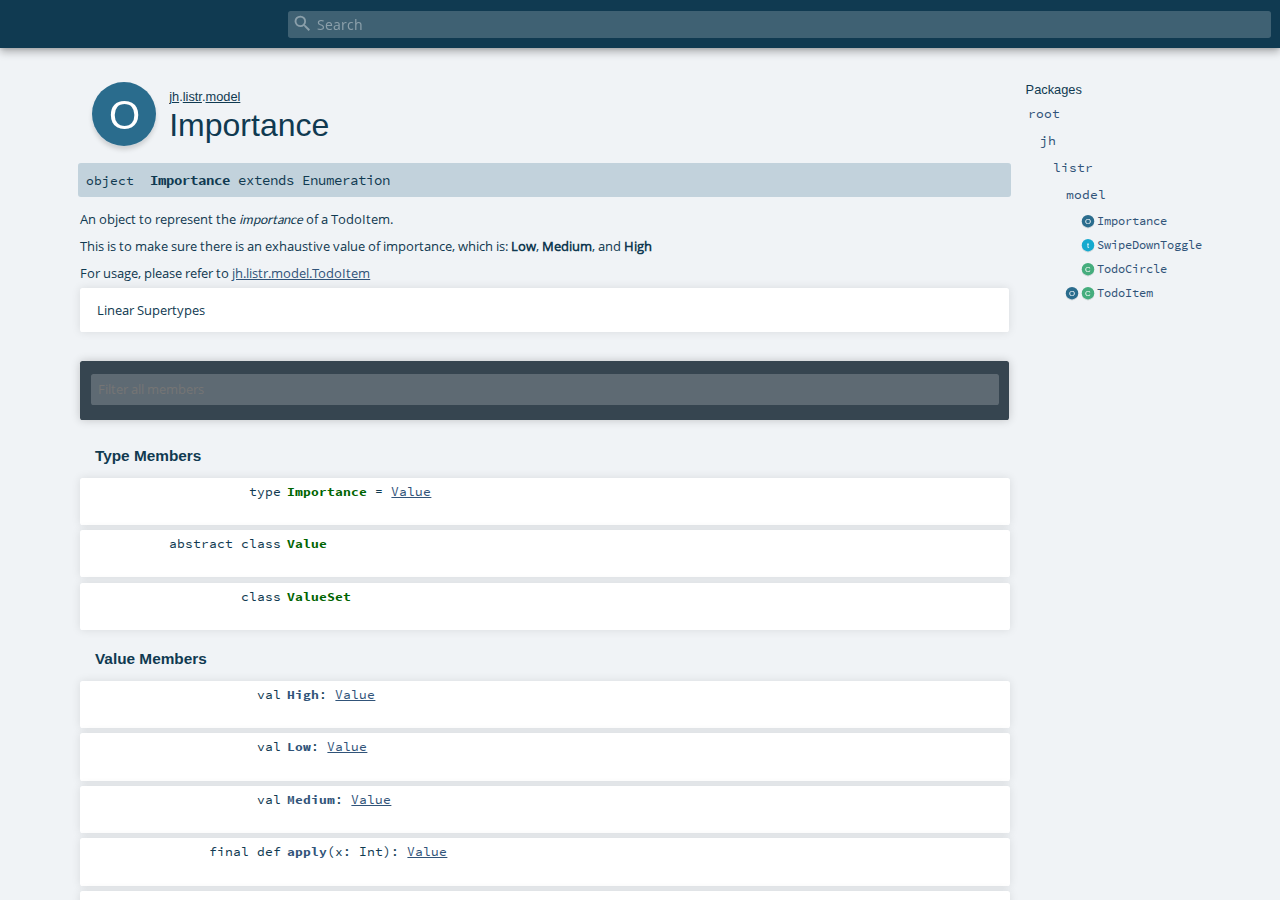
<file: target/scala-2.12/api/jh/listr/model/Importance$.html>
<!DOCTYPE html >
<html>
        <head>
          <meta http-equiv="X-UA-Compatible" content="IE=edge" />
          <meta name="viewport" content="width=device-width, initial-scale=1.0, maximum-scale=1.0, user-scalable=no" />
          <title></title>
          <meta name="description" content="" />
          <meta name="keywords" content="" />
          <meta http-equiv="content-type" content="text/html; charset=UTF-8" />
          
      <link href="../../../lib/index.css" media="screen" type="text/css" rel="stylesheet" />
      <link href="../../../lib/template.css" media="screen" type="text/css" rel="stylesheet" />
      <link href="../../../lib/diagrams.css" media="screen" type="text/css" rel="stylesheet" id="diagrams-css" />
      <script type="text/javascript" src="../../../lib/jquery.js"></script>
      <script type="text/javascript" src="../../../lib/jquery.panzoom.min.js"></script>
      <script type="text/javascript" src="../../../lib/jquery.mousewheel.min.js"></script>
      <script type="text/javascript" src="../../../lib/index.js"></script>
      <script type="text/javascript" src="../../../index.js"></script>
      <script type="text/javascript" src="../../../lib/scheduler.js"></script>
      <script type="text/javascript" src="../../../lib/template.js"></script>
      <script type="text/javascript" src="../../../lib/tools.tooltip.js"></script>
      
      <script type="text/javascript">
        /* this variable can be used by the JS to determine the path to the root document */
        var toRoot = '../../../';
      </script>
    
        </head>
        <body>
      <div id="search">
        <span id="doc-title"><span id="doc-version"></span></span>
        <span class="close-results"><span class="left">&lt;</span> Back</span>
        <div id="textfilter">
          <span class="input">
            <input autocapitalize="none" placeholder="Search" id="index-input" type="text" accesskey="/" />
            <i class="clear material-icons"></i>
            <i id="search-icon" class="material-icons"></i>
          </span>
        </div>
    </div>
      <div id="search-results">
        <div id="search-progress">
          <div id="progress-fill"></div>
        </div>
        <div id="results-content">
          <div id="entity-results"></div>
          <div id="member-results"></div>
        </div>
      </div>
      <div id="content-scroll-container" style="-webkit-overflow-scrolling: touch;">
        <div id="content-container" style="-webkit-overflow-scrolling: touch;">
          <div id="subpackage-spacer">
            <div id="packages">
              <h1>Packages</h1>
              <ul>
                <li name="_root_.root" visbl="pub" class="indented0 " data-isabs="false" fullComment="yes" group="Ungrouped">
      <a id="_root_"></a><a id="root:_root_"></a>
      <span class="permalink">
      <a href="index.html#_root_" title="Permalink">
        <i class="material-icons"></i>
      </a>
    </span>
      <span class="modifier_kind">
        <span class="modifier"></span>
        <span class="kind">package</span>
      </span>
      <span class="symbol">
        <a title="" href="../../../index.html">
              <span class="name">root</span>
            </a>
      </span>
      
      <div class="fullcomment"><dl class="attributes block"> <dt>Definition Classes</dt><dd><a href="../../../index.html" class="extype" name="_root_">root</a></dd></dl></div>
    </li><li name="_root_.jh" visbl="pub" class="indented1 " data-isabs="false" fullComment="yes" group="Ungrouped">
      <a id="jh"></a><a id="jh:jh"></a>
      <span class="permalink">
      <a href="index.html#jh" title="Permalink">
        <i class="material-icons"></i>
      </a>
    </span>
      <span class="modifier_kind">
        <span class="modifier"></span>
        <span class="kind">package</span>
      </span>
      <span class="symbol">
        <a title="" href="../../index.html">
              <span class="name">jh</span>
            </a>
      </span>
      
      <div class="fullcomment"><dl class="attributes block"> <dt>Definition Classes</dt><dd><a href="../../../index.html" class="extype" name="_root_">root</a></dd></dl></div>
    </li><li name="jh.listr" visbl="pub" class="indented2 " data-isabs="false" fullComment="yes" group="Ungrouped">
      <a id="listr"></a><a id="listr:listr"></a>
      <span class="permalink">
      <a href="../jh/index.html#listr" title="Permalink">
        <i class="material-icons"></i>
      </a>
    </span>
      <span class="modifier_kind">
        <span class="modifier"></span>
        <span class="kind">package</span>
      </span>
      <span class="symbol">
        <a title="" href="../index.html">
              <span class="name">listr</span>
            </a>
      </span>
      
      <div class="fullcomment"><dl class="attributes block"> <dt>Definition Classes</dt><dd><a href="../../index.html" class="extype" name="jh">jh</a></dd></dl></div>
    </li><li name="jh.listr.model" visbl="pub" class="indented3 " data-isabs="false" fullComment="yes" group="Ungrouped">
      <a id="model"></a><a id="model:model"></a>
      <span class="permalink">
      <a href="../../jh/listr/index.html#model" title="Permalink">
        <i class="material-icons"></i>
      </a>
    </span>
      <span class="modifier_kind">
        <span class="modifier"></span>
        <span class="kind">package</span>
      </span>
      <span class="symbol">
        <a title="" href="index.html">
              <span class="name">model</span>
            </a>
      </span>
      
      <div class="fullcomment"><dl class="attributes block"> <dt>Definition Classes</dt><dd><a href="../index.html" class="extype" name="jh.listr">listr</a></dd></dl></div>
    </li><li class="current-entities indented3">
                        <span class="separator"></span>
                        <a class="object" href="" title="An object to represent the importance of a TodoItem."></a>
                        <a href="" title="An object to represent the importance of a TodoItem.">
                          Importance
                        </a>
                      </li><li class="current-entities indented3">
                        <span class="separator"></span>
                        <a class="trait" href="SwipeDownToggle.html" title="A trait that allows the Node to be swiped down to toggle a state of ON and OFF"></a>
                        <a href="SwipeDownToggle.html" title="A trait that allows the Node to be swiped down to toggle a state of ON and OFF">
                          SwipeDownToggle
                        </a>
                      </li><li class="current-entities indented3">
                        <span class="separator"></span>
                        <a class="class" href="TodoCircle.html" title="A StackPane that includes a circle, and a text in the middle."></a>
                        <a href="TodoCircle.html" title="A StackPane that includes a circle, and a text in the middle.">
                          TodoCircle
                        </a>
                      </li><li class="current-entities indented3">
                        <a class="object" href="TodoItem$.html" title=""></a>
                        <a class="class" href="TodoItem.html" title="A class to represent a single To-do item in the todo-list."></a>
                        <a href="TodoItem.html" title="A class to represent a single To-do item in the todo-list.">
                          TodoItem
                        </a>
                      </li>
              </ul>
            </div>
          </div>
          <div id="content">
            <body class="object value">
      <div id="definition">
        <div class="big-circle object">o</div>
        <p id="owner"><a href="../../index.html" class="extype" name="jh">jh</a>.<a href="../index.html" class="extype" name="jh.listr">listr</a>.<a href="index.html" class="extype" name="jh.listr.model">model</a></p>
        <h1>Importance<span class="permalink">
      <a href="../../../jh/listr/model/Importance$.html" title="Permalink">
        <i class="material-icons"></i>
      </a>
    </span></h1>
        <h3><span class="morelinks"></span></h3>
      </div>

      <h4 id="signature" class="signature">
      <span class="modifier_kind">
        <span class="modifier"></span>
        <span class="kind">object</span>
      </span>
      <span class="symbol">
        <span class="name">Importance</span><span class="result"> extends <span class="extype" name="scala.Enumeration">Enumeration</span></span>
      </span>
      </h4>

      
          <div id="comment" class="fullcommenttop"><div class="comment cmt"><p>An object to represent the <i>importance</i> of a TodoItem.</p><p>This is to make sure there is an exhaustive value of importance, which is:
<code>Low</code>, <code>Medium</code>, and <code>High</code></p><p>For usage, please refer to <a href="TodoItem.html" class="extype" name="jh.listr.model.TodoItem">jh.listr.model.TodoItem</a>
</p></div><div class="toggleContainer block">
          <span class="toggle">
            Linear Supertypes
          </span>
          <div class="superTypes hiddenContent"><span class="extype" name="scala.Enumeration">Enumeration</span>, <span class="extype" name="scala.Serializable">Serializable</span>, <span class="extype" name="java.io.Serializable">Serializable</span>, <span class="extype" name="scala.AnyRef">AnyRef</span>, <span class="extype" name="scala.Any">Any</span></div>
        </div></div>
        

      <div id="mbrsel">
        <div class="toggle"></div>
        <div id="memberfilter">
          <i class="material-icons arrow"></i>
          <span class="input">
            <input id="mbrsel-input" placeholder="Filter all members" type="text" accesskey="/" />
          </span>
          <i class="clear material-icons"></i>
        </div>
        <div id="filterby">
          <div id="order">
            <span class="filtertype">Ordering</span>
            <ol>
              
              <li class="alpha in"><span>Alphabetic</span></li>
              <li class="inherit out"><span>By Inheritance</span></li>
            </ol>
          </div>
          <div class="ancestors">
                  <span class="filtertype">Inherited<br />
                  </span>
                  <ol id="linearization">
                    <li class="in" name="jh.listr.model.Importance"><span>Importance</span></li><li class="in" name="scala.Enumeration"><span>Enumeration</span></li><li class="in" name="scala.Serializable"><span>Serializable</span></li><li class="in" name="java.io.Serializable"><span>Serializable</span></li><li class="in" name="scala.AnyRef"><span>AnyRef</span></li><li class="in" name="scala.Any"><span>Any</span></li>
                  </ol>
                </div><div class="ancestors">
              <span class="filtertype"></span>
              <ol>
                <li class="hideall out"><span>Hide All</span></li>
                <li class="showall in"><span>Show All</span></li>
              </ol>
            </div>
          <div id="visbl">
              <span class="filtertype">Visibility</span>
              <ol><li class="public in"><span>Public</span></li><li class="all out"><span>All</span></li></ol>
            </div>
        </div>
      </div>

      <div id="template">
        <div id="allMembers">
        

        <div id="types" class="types members">
              <h3>Type Members</h3>
              <ol><li name="jh.listr.model.Importance.Importance" visbl="pub" class="indented0 " data-isabs="false" fullComment="no" group="Ungrouped">
      <a id="Importance=jh.listr.model.Importance.Value"></a><a id="Importance:Importance"></a>
      <span class="permalink">
      <a href="../../../jh/listr/model/Importance$.html#Importance=jh.listr.model.Importance.Value" title="Permalink">
        <i class="material-icons"></i>
      </a>
    </span>
      <span class="modifier_kind">
        <span class="modifier"></span>
        <span class="kind">type</span>
      </span>
      <span class="symbol">
        <span class="name">Importance</span><span class="result alias"> = <a href="#ValueextendsOrdered[Enumeration.this.Value]withSerializable" class="extmbr" name="jh.listr.model.Importance.Value">Value</a></span>
      </span>
      
      
    </li><li name="scala.Enumeration.Val" visbl="prt" class="indented0 " data-isabs="false" fullComment="yes" group="Ungrouped">
      <a id="ValextendsEnumeration.this.ValuewithSerializable"></a><a id="Val:Val"></a>
      <span class="permalink">
      <a href="../../../jh/listr/model/Importance$.html#ValextendsEnumeration.this.ValuewithSerializable" title="Permalink">
        <i class="material-icons"></i>
      </a>
    </span>
      <span class="modifier_kind">
        <span class="modifier"></span>
        <span class="kind">class</span>
      </span>
      <span class="symbol">
        <span class="name">Val</span><span class="result"> extends <span class="extype" name="scala.Enumeration.Value">Value</span> with <span class="extype" name="scala.Serializable">Serializable</span></span>
      </span>
      
      <div class="fullcomment"><dl class="attributes block"> <dt>Attributes</dt><dd>protected </dd><dt>Definition Classes</dt><dd>Enumeration</dd><dt>Annotations</dt><dd>
                <span class="name">@SerialVersionUID</span><span class="args">()</span>
              
        </dd></dl></div>
    </li><li name="scala.Enumeration.Value" visbl="pub" class="indented0 " data-isabs="true" fullComment="yes" group="Ungrouped">
      <a id="ValueextendsOrdered[Enumeration.this.Value]withSerializable"></a><a id="Value:Value"></a>
      <span class="permalink">
      <a href="../../../jh/listr/model/Importance$.html#ValueextendsOrdered[Enumeration.this.Value]withSerializable" title="Permalink">
        <i class="material-icons"></i>
      </a>
    </span>
      <span class="modifier_kind">
        <span class="modifier">abstract </span>
        <span class="kind">class</span>
      </span>
      <span class="symbol">
        <span class="name">Value</span><span class="result"> extends <span class="extype" name="scala.Ordered">Ordered</span>[<span class="extype" name="scala.Enumeration.Value">Value</span>] with <span class="extype" name="scala.Serializable">Serializable</span></span>
      </span>
      
      <div class="fullcomment"><dl class="attributes block"> <dt>Definition Classes</dt><dd>Enumeration</dd><dt>Annotations</dt><dd>
                <span class="name">@SerialVersionUID</span><span class="args">()</span>
              
        </dd></dl></div>
    </li><li name="scala.Enumeration.ValueSet" visbl="pub" class="indented0 " data-isabs="false" fullComment="yes" group="Ungrouped">
      <a id="ValueSetextendsAbstractSet[Enumeration.this.Value]withSortedSet[Enumeration.this.Value]withSortedSetLike[Enumeration.this.Value,Enumeration.this.ValueSet]withSerializable"></a><a id="ValueSet:ValueSet"></a>
      <span class="permalink">
      <a href="../../../jh/listr/model/Importance$.html#ValueSetextendsAbstractSet[Enumeration.this.Value]withSortedSet[Enumeration.this.Value]withSortedSetLike[Enumeration.this.Value,Enumeration.this.ValueSet]withSerializable" title="Permalink">
        <i class="material-icons"></i>
      </a>
    </span>
      <span class="modifier_kind">
        <span class="modifier"></span>
        <span class="kind">class</span>
      </span>
      <span class="symbol">
        <span class="name">ValueSet</span><span class="result"> extends <span class="extype" name="scala.collection.AbstractSet">AbstractSet</span>[<span class="extype" name="scala.Enumeration.Value">Value</span>] with <span class="extype" name="scala.collection.immutable.SortedSet">SortedSet</span>[<span class="extype" name="scala.Enumeration.Value">Value</span>] with <span class="extype" name="scala.collection.SortedSetLike">SortedSetLike</span>[<span class="extype" name="scala.Enumeration.Value">Value</span>, <span class="extype" name="scala.Enumeration.ValueSet">ValueSet</span>] with <span class="extype" name="scala.Serializable">Serializable</span></span>
      </span>
      
      <div class="fullcomment"><dl class="attributes block"> <dt>Definition Classes</dt><dd>Enumeration</dd></dl></div>
    </li></ol>
            </div>

        

        <div class="values members">
              <h3>Value Members</h3>
              <ol>
                <li name="scala.AnyRef#!=" visbl="pub" class="indented0 " data-isabs="false" fullComment="yes" group="Ungrouped">
      <a id="!=(x$1:Any):Boolean"></a><a id="!=(Any):Boolean"></a>
      <span class="permalink">
      <a href="../../../jh/listr/model/Importance$.html#!=(x$1:Any):Boolean" title="Permalink">
        <i class="material-icons"></i>
      </a>
    </span>
      <span class="modifier_kind">
        <span class="modifier">final </span>
        <span class="kind">def</span>
      </span>
      <span class="symbol">
        <span title="gt4s: $bang$eq" class="name">!=</span><span class="params">(<span name="arg0">arg0: <span class="extype" name="scala.Any">Any</span></span>)</span><span class="result">: <span class="extype" name="scala.Boolean">Boolean</span></span>
      </span>
      
      <div class="fullcomment"><dl class="attributes block"> <dt>Definition Classes</dt><dd>AnyRef → Any</dd></dl></div>
    </li><li name="scala.AnyRef###" visbl="pub" class="indented0 " data-isabs="false" fullComment="yes" group="Ungrouped">
      <a id="##():Int"></a>
      <span class="permalink">
      <a href="../../../jh/listr/model/Importance$.html###():Int" title="Permalink">
        <i class="material-icons"></i>
      </a>
    </span>
      <span class="modifier_kind">
        <span class="modifier">final </span>
        <span class="kind">def</span>
      </span>
      <span class="symbol">
        <span title="gt4s: $hash$hash" class="name">##</span><span class="params">()</span><span class="result">: <span class="extype" name="scala.Int">Int</span></span>
      </span>
      
      <div class="fullcomment"><dl class="attributes block"> <dt>Definition Classes</dt><dd>AnyRef → Any</dd></dl></div>
    </li><li name="scala.AnyRef#==" visbl="pub" class="indented0 " data-isabs="false" fullComment="yes" group="Ungrouped">
      <a id="==(x$1:Any):Boolean"></a><a id="==(Any):Boolean"></a>
      <span class="permalink">
      <a href="../../../jh/listr/model/Importance$.html#==(x$1:Any):Boolean" title="Permalink">
        <i class="material-icons"></i>
      </a>
    </span>
      <span class="modifier_kind">
        <span class="modifier">final </span>
        <span class="kind">def</span>
      </span>
      <span class="symbol">
        <span title="gt4s: $eq$eq" class="name">==</span><span class="params">(<span name="arg0">arg0: <span class="extype" name="scala.Any">Any</span></span>)</span><span class="result">: <span class="extype" name="scala.Boolean">Boolean</span></span>
      </span>
      
      <div class="fullcomment"><dl class="attributes block"> <dt>Definition Classes</dt><dd>AnyRef → Any</dd></dl></div>
    </li><li name="jh.listr.model.Importance#High" visbl="pub" class="indented0 " data-isabs="false" fullComment="no" group="Ungrouped">
      <a id="High:jh.listr.model.Importance.Value"></a><a id="High:Value"></a>
      <span class="permalink">
      <a href="../../../jh/listr/model/Importance$.html#High:jh.listr.model.Importance.Value" title="Permalink">
        <i class="material-icons"></i>
      </a>
    </span>
      <span class="modifier_kind">
        <span class="modifier"></span>
        <span class="kind">val</span>
      </span>
      <span class="symbol">
        <span class="name">High</span><span class="result">: <a href="#ValueextendsOrdered[Enumeration.this.Value]withSerializable" class="extmbr" name="jh.listr.model.Importance.Value">Value</a></span>
      </span>
      
      
    </li><li name="jh.listr.model.Importance#Low" visbl="pub" class="indented0 " data-isabs="false" fullComment="no" group="Ungrouped">
      <a id="Low:jh.listr.model.Importance.Value"></a><a id="Low:Value"></a>
      <span class="permalink">
      <a href="../../../jh/listr/model/Importance$.html#Low:jh.listr.model.Importance.Value" title="Permalink">
        <i class="material-icons"></i>
      </a>
    </span>
      <span class="modifier_kind">
        <span class="modifier"></span>
        <span class="kind">val</span>
      </span>
      <span class="symbol">
        <span class="name">Low</span><span class="result">: <a href="#ValueextendsOrdered[Enumeration.this.Value]withSerializable" class="extmbr" name="jh.listr.model.Importance.Value">Value</a></span>
      </span>
      
      
    </li><li name="jh.listr.model.Importance#Medium" visbl="pub" class="indented0 " data-isabs="false" fullComment="no" group="Ungrouped">
      <a id="Medium:jh.listr.model.Importance.Value"></a><a id="Medium:Value"></a>
      <span class="permalink">
      <a href="../../../jh/listr/model/Importance$.html#Medium:jh.listr.model.Importance.Value" title="Permalink">
        <i class="material-icons"></i>
      </a>
    </span>
      <span class="modifier_kind">
        <span class="modifier"></span>
        <span class="kind">val</span>
      </span>
      <span class="symbol">
        <span class="name">Medium</span><span class="result">: <a href="#ValueextendsOrdered[Enumeration.this.Value]withSerializable" class="extmbr" name="jh.listr.model.Importance.Value">Value</a></span>
      </span>
      
      
    </li><li name="scala.Enumeration#Value" visbl="prt" class="indented0 " data-isabs="false" fullComment="yes" group="Ungrouped">
      <a id="Value(i:Int,name:String):Enumeration.this.Value"></a><a id="Value(Int,String):Value"></a>
      <span class="permalink">
      <a href="../../../jh/listr/model/Importance$.html#Value(i:Int,name:String):Enumeration.this.Value" title="Permalink">
        <i class="material-icons"></i>
      </a>
    </span>
      <span class="modifier_kind">
        <span class="modifier">final </span>
        <span class="kind">def</span>
      </span>
      <span class="symbol">
        <span class="name">Value</span><span class="params">(<span name="i">i: <span class="extype" name="scala.Int">Int</span></span>, <span name="name">name: <span class="extype" name="scala.Predef.String">String</span></span>)</span><span class="result">: <a href="#ValueextendsOrdered[Enumeration.this.Value]withSerializable" class="extmbr" name="jh.listr.model.Importance.Value">Value</a></span>
      </span>
      
      <div class="fullcomment"><dl class="attributes block"> <dt>Attributes</dt><dd>protected </dd><dt>Definition Classes</dt><dd>Enumeration</dd></dl></div>
    </li><li name="scala.Enumeration#Value" visbl="prt" class="indented0 " data-isabs="false" fullComment="yes" group="Ungrouped">
      <a id="Value(name:String):Enumeration.this.Value"></a><a id="Value(String):Value"></a>
      <span class="permalink">
      <a href="../../../jh/listr/model/Importance$.html#Value(name:String):Enumeration.this.Value" title="Permalink">
        <i class="material-icons"></i>
      </a>
    </span>
      <span class="modifier_kind">
        <span class="modifier">final </span>
        <span class="kind">def</span>
      </span>
      <span class="symbol">
        <span class="name">Value</span><span class="params">(<span name="name">name: <span class="extype" name="scala.Predef.String">String</span></span>)</span><span class="result">: <a href="#ValueextendsOrdered[Enumeration.this.Value]withSerializable" class="extmbr" name="jh.listr.model.Importance.Value">Value</a></span>
      </span>
      
      <div class="fullcomment"><dl class="attributes block"> <dt>Attributes</dt><dd>protected </dd><dt>Definition Classes</dt><dd>Enumeration</dd></dl></div>
    </li><li name="scala.Enumeration#Value" visbl="prt" class="indented0 " data-isabs="false" fullComment="yes" group="Ungrouped">
      <a id="Value(i:Int):Enumeration.this.Value"></a><a id="Value(Int):Value"></a>
      <span class="permalink">
      <a href="../../../jh/listr/model/Importance$.html#Value(i:Int):Enumeration.this.Value" title="Permalink">
        <i class="material-icons"></i>
      </a>
    </span>
      <span class="modifier_kind">
        <span class="modifier">final </span>
        <span class="kind">def</span>
      </span>
      <span class="symbol">
        <span class="name">Value</span><span class="params">(<span name="i">i: <span class="extype" name="scala.Int">Int</span></span>)</span><span class="result">: <a href="#ValueextendsOrdered[Enumeration.this.Value]withSerializable" class="extmbr" name="jh.listr.model.Importance.Value">Value</a></span>
      </span>
      
      <div class="fullcomment"><dl class="attributes block"> <dt>Attributes</dt><dd>protected </dd><dt>Definition Classes</dt><dd>Enumeration</dd></dl></div>
    </li><li name="scala.Enumeration#Value" visbl="prt" class="indented0 " data-isabs="false" fullComment="yes" group="Ungrouped">
      <a id="Value:Enumeration.this.Value"></a><a id="Value:Value"></a>
      <span class="permalink">
      <a href="../../../jh/listr/model/Importance$.html#Value:Enumeration.this.Value" title="Permalink">
        <i class="material-icons"></i>
      </a>
    </span>
      <span class="modifier_kind">
        <span class="modifier">final </span>
        <span class="kind">def</span>
      </span>
      <span class="symbol">
        <span class="name">Value</span><span class="result">: <a href="#ValueextendsOrdered[Enumeration.this.Value]withSerializable" class="extmbr" name="jh.listr.model.Importance.Value">Value</a></span>
      </span>
      
      <div class="fullcomment"><dl class="attributes block"> <dt>Attributes</dt><dd>protected </dd><dt>Definition Classes</dt><dd>Enumeration</dd></dl></div>
    </li><li name="scala.Enumeration#apply" visbl="pub" class="indented0 " data-isabs="false" fullComment="yes" group="Ungrouped">
      <a id="apply(x:Int):Enumeration.this.Value"></a><a id="apply(Int):Value"></a>
      <span class="permalink">
      <a href="../../../jh/listr/model/Importance$.html#apply(x:Int):Enumeration.this.Value" title="Permalink">
        <i class="material-icons"></i>
      </a>
    </span>
      <span class="modifier_kind">
        <span class="modifier">final </span>
        <span class="kind">def</span>
      </span>
      <span class="symbol">
        <span class="name">apply</span><span class="params">(<span name="x">x: <span class="extype" name="scala.Int">Int</span></span>)</span><span class="result">: <a href="#ValueextendsOrdered[Enumeration.this.Value]withSerializable" class="extmbr" name="jh.listr.model.Importance.Value">Value</a></span>
      </span>
      
      <div class="fullcomment"><dl class="attributes block"> <dt>Definition Classes</dt><dd>Enumeration</dd></dl></div>
    </li><li name="scala.Any#asInstanceOf" visbl="pub" class="indented0 " data-isabs="false" fullComment="yes" group="Ungrouped">
      <a id="asInstanceOf[T0]:T0"></a>
      <span class="permalink">
      <a href="../../../jh/listr/model/Importance$.html#asInstanceOf[T0]:T0" title="Permalink">
        <i class="material-icons"></i>
      </a>
    </span>
      <span class="modifier_kind">
        <span class="modifier">final </span>
        <span class="kind">def</span>
      </span>
      <span class="symbol">
        <span class="name">asInstanceOf</span><span class="tparams">[<span name="T0">T0</span>]</span><span class="result">: <span class="extype" name="scala.Any.asInstanceOf.T0">T0</span></span>
      </span>
      
      <div class="fullcomment"><dl class="attributes block"> <dt>Definition Classes</dt><dd>Any</dd></dl></div>
    </li><li name="scala.AnyRef#clone" visbl="prt" class="indented0 " data-isabs="false" fullComment="yes" group="Ungrouped">
      <a id="clone():Object"></a><a id="clone():AnyRef"></a>
      <span class="permalink">
      <a href="../../../jh/listr/model/Importance$.html#clone():Object" title="Permalink">
        <i class="material-icons"></i>
      </a>
    </span>
      <span class="modifier_kind">
        <span class="modifier"></span>
        <span class="kind">def</span>
      </span>
      <span class="symbol">
        <span class="name">clone</span><span class="params">()</span><span class="result">: <span class="extype" name="scala.AnyRef">AnyRef</span></span>
      </span>
      
      <div class="fullcomment"><dl class="attributes block"> <dt>Attributes</dt><dd>protected[<a href="../../../java/lang/index.html" class="extype" name="java.lang">java.lang</a>] </dd><dt>Definition Classes</dt><dd>AnyRef</dd><dt>Annotations</dt><dd>
                <span class="name">@throws</span><span class="args">(<span>
      
      <span class="defval" name="classOf[java.lang.CloneNotSupportedException]">...</span>
    </span>)</span>
              
        </dd></dl></div>
    </li><li name="scala.AnyRef#eq" visbl="pub" class="indented0 " data-isabs="false" fullComment="yes" group="Ungrouped">
      <a id="eq(x$1:AnyRef):Boolean"></a><a id="eq(AnyRef):Boolean"></a>
      <span class="permalink">
      <a href="../../../jh/listr/model/Importance$.html#eq(x$1:AnyRef):Boolean" title="Permalink">
        <i class="material-icons"></i>
      </a>
    </span>
      <span class="modifier_kind">
        <span class="modifier">final </span>
        <span class="kind">def</span>
      </span>
      <span class="symbol">
        <span class="name">eq</span><span class="params">(<span name="arg0">arg0: <span class="extype" name="scala.AnyRef">AnyRef</span></span>)</span><span class="result">: <span class="extype" name="scala.Boolean">Boolean</span></span>
      </span>
      
      <div class="fullcomment"><dl class="attributes block"> <dt>Definition Classes</dt><dd>AnyRef</dd></dl></div>
    </li><li name="scala.AnyRef#equals" visbl="pub" class="indented0 " data-isabs="false" fullComment="yes" group="Ungrouped">
      <a id="equals(x$1:Any):Boolean"></a><a id="equals(Any):Boolean"></a>
      <span class="permalink">
      <a href="../../../jh/listr/model/Importance$.html#equals(x$1:Any):Boolean" title="Permalink">
        <i class="material-icons"></i>
      </a>
    </span>
      <span class="modifier_kind">
        <span class="modifier"></span>
        <span class="kind">def</span>
      </span>
      <span class="symbol">
        <span class="name">equals</span><span class="params">(<span name="arg0">arg0: <span class="extype" name="scala.Any">Any</span></span>)</span><span class="result">: <span class="extype" name="scala.Boolean">Boolean</span></span>
      </span>
      
      <div class="fullcomment"><dl class="attributes block"> <dt>Definition Classes</dt><dd>AnyRef → Any</dd></dl></div>
    </li><li name="scala.AnyRef#finalize" visbl="prt" class="indented0 " data-isabs="false" fullComment="yes" group="Ungrouped">
      <a id="finalize():Unit"></a>
      <span class="permalink">
      <a href="../../../jh/listr/model/Importance$.html#finalize():Unit" title="Permalink">
        <i class="material-icons"></i>
      </a>
    </span>
      <span class="modifier_kind">
        <span class="modifier"></span>
        <span class="kind">def</span>
      </span>
      <span class="symbol">
        <span class="name">finalize</span><span class="params">()</span><span class="result">: <span class="extype" name="scala.Unit">Unit</span></span>
      </span>
      
      <div class="fullcomment"><dl class="attributes block"> <dt>Attributes</dt><dd>protected[<a href="../../../java/lang/index.html" class="extype" name="java.lang">java.lang</a>] </dd><dt>Definition Classes</dt><dd>AnyRef</dd><dt>Annotations</dt><dd>
                <span class="name">@throws</span><span class="args">(<span>
      
      <span class="symbol">classOf[java.lang.Throwable]</span>
    </span>)</span>
              
        </dd></dl></div>
    </li><li name="scala.AnyRef#getClass" visbl="pub" class="indented0 " data-isabs="false" fullComment="yes" group="Ungrouped">
      <a id="getClass():Class[_]"></a>
      <span class="permalink">
      <a href="../../../jh/listr/model/Importance$.html#getClass():Class[_]" title="Permalink">
        <i class="material-icons"></i>
      </a>
    </span>
      <span class="modifier_kind">
        <span class="modifier">final </span>
        <span class="kind">def</span>
      </span>
      <span class="symbol">
        <span class="name">getClass</span><span class="params">()</span><span class="result">: <span class="extype" name="java.lang.Class">Class</span>[_]</span>
      </span>
      
      <div class="fullcomment"><dl class="attributes block"> <dt>Definition Classes</dt><dd>AnyRef → Any</dd></dl></div>
    </li><li name="scala.AnyRef#hashCode" visbl="pub" class="indented0 " data-isabs="false" fullComment="yes" group="Ungrouped">
      <a id="hashCode():Int"></a>
      <span class="permalink">
      <a href="../../../jh/listr/model/Importance$.html#hashCode():Int" title="Permalink">
        <i class="material-icons"></i>
      </a>
    </span>
      <span class="modifier_kind">
        <span class="modifier"></span>
        <span class="kind">def</span>
      </span>
      <span class="symbol">
        <span class="name">hashCode</span><span class="params">()</span><span class="result">: <span class="extype" name="scala.Int">Int</span></span>
      </span>
      
      <div class="fullcomment"><dl class="attributes block"> <dt>Definition Classes</dt><dd>AnyRef → Any</dd></dl></div>
    </li><li name="scala.Any#isInstanceOf" visbl="pub" class="indented0 " data-isabs="false" fullComment="yes" group="Ungrouped">
      <a id="isInstanceOf[T0]:Boolean"></a>
      <span class="permalink">
      <a href="../../../jh/listr/model/Importance$.html#isInstanceOf[T0]:Boolean" title="Permalink">
        <i class="material-icons"></i>
      </a>
    </span>
      <span class="modifier_kind">
        <span class="modifier">final </span>
        <span class="kind">def</span>
      </span>
      <span class="symbol">
        <span class="name">isInstanceOf</span><span class="tparams">[<span name="T0">T0</span>]</span><span class="result">: <span class="extype" name="scala.Boolean">Boolean</span></span>
      </span>
      
      <div class="fullcomment"><dl class="attributes block"> <dt>Definition Classes</dt><dd>Any</dd></dl></div>
    </li><li name="scala.Enumeration#maxId" visbl="pub" class="indented0 " data-isabs="false" fullComment="yes" group="Ungrouped">
      <a id="maxId:Int"></a>
      <span class="permalink">
      <a href="../../../jh/listr/model/Importance$.html#maxId:Int" title="Permalink">
        <i class="material-icons"></i>
      </a>
    </span>
      <span class="modifier_kind">
        <span class="modifier">final </span>
        <span class="kind">def</span>
      </span>
      <span class="symbol">
        <span class="name">maxId</span><span class="result">: <span class="extype" name="scala.Int">Int</span></span>
      </span>
      
      <div class="fullcomment"><dl class="attributes block"> <dt>Definition Classes</dt><dd>Enumeration</dd></dl></div>
    </li><li name="scala.AnyRef#ne" visbl="pub" class="indented0 " data-isabs="false" fullComment="yes" group="Ungrouped">
      <a id="ne(x$1:AnyRef):Boolean"></a><a id="ne(AnyRef):Boolean"></a>
      <span class="permalink">
      <a href="../../../jh/listr/model/Importance$.html#ne(x$1:AnyRef):Boolean" title="Permalink">
        <i class="material-icons"></i>
      </a>
    </span>
      <span class="modifier_kind">
        <span class="modifier">final </span>
        <span class="kind">def</span>
      </span>
      <span class="symbol">
        <span class="name">ne</span><span class="params">(<span name="arg0">arg0: <span class="extype" name="scala.AnyRef">AnyRef</span></span>)</span><span class="result">: <span class="extype" name="scala.Boolean">Boolean</span></span>
      </span>
      
      <div class="fullcomment"><dl class="attributes block"> <dt>Definition Classes</dt><dd>AnyRef</dd></dl></div>
    </li><li name="scala.Enumeration#nextId" visbl="prt" class="indented0 " data-isabs="false" fullComment="yes" group="Ungrouped">
      <a id="nextId:Int"></a>
      <span class="permalink">
      <a href="../../../jh/listr/model/Importance$.html#nextId:Int" title="Permalink">
        <i class="material-icons"></i>
      </a>
    </span>
      <span class="modifier_kind">
        <span class="modifier"></span>
        <span class="kind">var</span>
      </span>
      <span class="symbol">
        <span class="name">nextId</span><span class="result">: <span class="extype" name="scala.Int">Int</span></span>
      </span>
      
      <div class="fullcomment"><dl class="attributes block"> <dt>Attributes</dt><dd>protected </dd><dt>Definition Classes</dt><dd>Enumeration</dd></dl></div>
    </li><li name="scala.Enumeration#nextName" visbl="prt" class="indented0 " data-isabs="false" fullComment="yes" group="Ungrouped">
      <a id="nextName:Iterator[String]"></a>
      <span class="permalink">
      <a href="../../../jh/listr/model/Importance$.html#nextName:Iterator[String]" title="Permalink">
        <i class="material-icons"></i>
      </a>
    </span>
      <span class="modifier_kind">
        <span class="modifier"></span>
        <span class="kind">var</span>
      </span>
      <span class="symbol">
        <span class="name">nextName</span><span class="result">: <span class="extype" name="scala.Iterator">Iterator</span>[<span class="extype" name="scala.Predef.String">String</span>]</span>
      </span>
      
      <div class="fullcomment"><dl class="attributes block"> <dt>Attributes</dt><dd>protected </dd><dt>Definition Classes</dt><dd>Enumeration</dd></dl></div>
    </li><li name="scala.AnyRef#notify" visbl="pub" class="indented0 " data-isabs="false" fullComment="yes" group="Ungrouped">
      <a id="notify():Unit"></a>
      <span class="permalink">
      <a href="../../../jh/listr/model/Importance$.html#notify():Unit" title="Permalink">
        <i class="material-icons"></i>
      </a>
    </span>
      <span class="modifier_kind">
        <span class="modifier">final </span>
        <span class="kind">def</span>
      </span>
      <span class="symbol">
        <span class="name">notify</span><span class="params">()</span><span class="result">: <span class="extype" name="scala.Unit">Unit</span></span>
      </span>
      
      <div class="fullcomment"><dl class="attributes block"> <dt>Definition Classes</dt><dd>AnyRef</dd></dl></div>
    </li><li name="scala.AnyRef#notifyAll" visbl="pub" class="indented0 " data-isabs="false" fullComment="yes" group="Ungrouped">
      <a id="notifyAll():Unit"></a>
      <span class="permalink">
      <a href="../../../jh/listr/model/Importance$.html#notifyAll():Unit" title="Permalink">
        <i class="material-icons"></i>
      </a>
    </span>
      <span class="modifier_kind">
        <span class="modifier">final </span>
        <span class="kind">def</span>
      </span>
      <span class="symbol">
        <span class="name">notifyAll</span><span class="params">()</span><span class="result">: <span class="extype" name="scala.Unit">Unit</span></span>
      </span>
      
      <div class="fullcomment"><dl class="attributes block"> <dt>Definition Classes</dt><dd>AnyRef</dd></dl></div>
    </li><li name="scala.Enumeration#readResolve" visbl="prt" class="indented0 " data-isabs="false" fullComment="yes" group="Ungrouped">
      <a id="readResolve():AnyRef"></a>
      <span class="permalink">
      <a href="../../../jh/listr/model/Importance$.html#readResolve():AnyRef" title="Permalink">
        <i class="material-icons"></i>
      </a>
    </span>
      <span class="modifier_kind">
        <span class="modifier"></span>
        <span class="kind">def</span>
      </span>
      <span class="symbol">
        <span class="name">readResolve</span><span class="params">()</span><span class="result">: <span class="extype" name="scala.AnyRef">AnyRef</span></span>
      </span>
      
      <div class="fullcomment"><dl class="attributes block"> <dt>Attributes</dt><dd>protected </dd><dt>Definition Classes</dt><dd>Enumeration</dd></dl></div>
    </li><li name="scala.AnyRef#synchronized" visbl="pub" class="indented0 " data-isabs="false" fullComment="yes" group="Ungrouped">
      <a id="synchronized[T0](x$1:=&gt;T0):T0"></a><a id="synchronized[T0](⇒T0):T0"></a>
      <span class="permalink">
      <a href="../../../jh/listr/model/Importance$.html#synchronized[T0](x$1:=&gt;T0):T0" title="Permalink">
        <i class="material-icons"></i>
      </a>
    </span>
      <span class="modifier_kind">
        <span class="modifier">final </span>
        <span class="kind">def</span>
      </span>
      <span class="symbol">
        <span class="name">synchronized</span><span class="tparams">[<span name="T0">T0</span>]</span><span class="params">(<span name="arg0">arg0: ⇒ <span class="extype" name="java.lang.AnyRef.synchronized.T0">T0</span></span>)</span><span class="result">: <span class="extype" name="java.lang.AnyRef.synchronized.T0">T0</span></span>
      </span>
      
      <div class="fullcomment"><dl class="attributes block"> <dt>Definition Classes</dt><dd>AnyRef</dd></dl></div>
    </li><li name="scala.Enumeration#toString" visbl="pub" class="indented0 " data-isabs="false" fullComment="yes" group="Ungrouped">
      <a id="toString():String"></a>
      <span class="permalink">
      <a href="../../../jh/listr/model/Importance$.html#toString():String" title="Permalink">
        <i class="material-icons"></i>
      </a>
    </span>
      <span class="modifier_kind">
        <span class="modifier"></span>
        <span class="kind">def</span>
      </span>
      <span class="symbol">
        <span class="name">toString</span><span class="params">()</span><span class="result">: <span class="extype" name="java.lang.String">String</span></span>
      </span>
      
      <div class="fullcomment"><dl class="attributes block"> <dt>Definition Classes</dt><dd>Enumeration → AnyRef → Any</dd></dl></div>
    </li><li name="scala.Enumeration#values" visbl="pub" class="indented0 " data-isabs="false" fullComment="yes" group="Ungrouped">
      <a id="values:Enumeration.this.ValueSet"></a><a id="values:ValueSet"></a>
      <span class="permalink">
      <a href="../../../jh/listr/model/Importance$.html#values:Enumeration.this.ValueSet" title="Permalink">
        <i class="material-icons"></i>
      </a>
    </span>
      <span class="modifier_kind">
        <span class="modifier"></span>
        <span class="kind">def</span>
      </span>
      <span class="symbol">
        <span class="name">values</span><span class="result">: <a href="#ValueSetextendsAbstractSet[Enumeration.this.Value]withSortedSet[Enumeration.this.Value]withSortedSetLike[Enumeration.this.Value,Enumeration.this.ValueSet]withSerializable" class="extmbr" name="jh.listr.model.Importance.ValueSet">ValueSet</a></span>
      </span>
      
      <div class="fullcomment"><dl class="attributes block"> <dt>Definition Classes</dt><dd>Enumeration</dd></dl></div>
    </li><li name="scala.AnyRef#wait" visbl="pub" class="indented0 " data-isabs="false" fullComment="yes" group="Ungrouped">
      <a id="wait():Unit"></a>
      <span class="permalink">
      <a href="../../../jh/listr/model/Importance$.html#wait():Unit" title="Permalink">
        <i class="material-icons"></i>
      </a>
    </span>
      <span class="modifier_kind">
        <span class="modifier">final </span>
        <span class="kind">def</span>
      </span>
      <span class="symbol">
        <span class="name">wait</span><span class="params">()</span><span class="result">: <span class="extype" name="scala.Unit">Unit</span></span>
      </span>
      
      <div class="fullcomment"><dl class="attributes block"> <dt>Definition Classes</dt><dd>AnyRef</dd><dt>Annotations</dt><dd>
                <span class="name">@throws</span><span class="args">(<span>
      
      <span class="defval" name="classOf[java.lang.InterruptedException]">...</span>
    </span>)</span>
              
        </dd></dl></div>
    </li><li name="scala.AnyRef#wait" visbl="pub" class="indented0 " data-isabs="false" fullComment="yes" group="Ungrouped">
      <a id="wait(x$1:Long,x$2:Int):Unit"></a><a id="wait(Long,Int):Unit"></a>
      <span class="permalink">
      <a href="../../../jh/listr/model/Importance$.html#wait(x$1:Long,x$2:Int):Unit" title="Permalink">
        <i class="material-icons"></i>
      </a>
    </span>
      <span class="modifier_kind">
        <span class="modifier">final </span>
        <span class="kind">def</span>
      </span>
      <span class="symbol">
        <span class="name">wait</span><span class="params">(<span name="arg0">arg0: <span class="extype" name="scala.Long">Long</span></span>, <span name="arg1">arg1: <span class="extype" name="scala.Int">Int</span></span>)</span><span class="result">: <span class="extype" name="scala.Unit">Unit</span></span>
      </span>
      
      <div class="fullcomment"><dl class="attributes block"> <dt>Definition Classes</dt><dd>AnyRef</dd><dt>Annotations</dt><dd>
                <span class="name">@throws</span><span class="args">(<span>
      
      <span class="defval" name="classOf[java.lang.InterruptedException]">...</span>
    </span>)</span>
              
        </dd></dl></div>
    </li><li name="scala.AnyRef#wait" visbl="pub" class="indented0 " data-isabs="false" fullComment="yes" group="Ungrouped">
      <a id="wait(x$1:Long):Unit"></a><a id="wait(Long):Unit"></a>
      <span class="permalink">
      <a href="../../../jh/listr/model/Importance$.html#wait(x$1:Long):Unit" title="Permalink">
        <i class="material-icons"></i>
      </a>
    </span>
      <span class="modifier_kind">
        <span class="modifier">final </span>
        <span class="kind">def</span>
      </span>
      <span class="symbol">
        <span class="name">wait</span><span class="params">(<span name="arg0">arg0: <span class="extype" name="scala.Long">Long</span></span>)</span><span class="result">: <span class="extype" name="scala.Unit">Unit</span></span>
      </span>
      
      <div class="fullcomment"><dl class="attributes block"> <dt>Definition Classes</dt><dd>AnyRef</dd><dt>Annotations</dt><dd>
                <span class="name">@throws</span><span class="args">(<span>
      
      <span class="defval" name="classOf[java.lang.InterruptedException]">...</span>
    </span>)</span>
              
        </dd></dl></div>
    </li><li name="scala.Enumeration#withName" visbl="pub" class="indented0 " data-isabs="false" fullComment="yes" group="Ungrouped">
      <a id="withName(s:String):Enumeration.this.Value"></a><a id="withName(String):Value"></a>
      <span class="permalink">
      <a href="../../../jh/listr/model/Importance$.html#withName(s:String):Enumeration.this.Value" title="Permalink">
        <i class="material-icons"></i>
      </a>
    </span>
      <span class="modifier_kind">
        <span class="modifier">final </span>
        <span class="kind">def</span>
      </span>
      <span class="symbol">
        <span class="name">withName</span><span class="params">(<span name="s">s: <span class="extype" name="scala.Predef.String">String</span></span>)</span><span class="result">: <a href="#ValueextendsOrdered[Enumeration.this.Value]withSerializable" class="extmbr" name="jh.listr.model.Importance.Value">Value</a></span>
      </span>
      
      <div class="fullcomment"><dl class="attributes block"> <dt>Definition Classes</dt><dd>Enumeration</dd></dl></div>
    </li>
              </ol>
            </div>

        

        
        </div>

        <div id="inheritedMembers">
        <div class="parent" name="scala.Enumeration">
              <h3>Inherited from <span class="extype" name="scala.Enumeration">Enumeration</span></h3>
            </div><div class="parent" name="scala.Serializable">
              <h3>Inherited from <span class="extype" name="scala.Serializable">Serializable</span></h3>
            </div><div class="parent" name="java.io.Serializable">
              <h3>Inherited from <span class="extype" name="java.io.Serializable">Serializable</span></h3>
            </div><div class="parent" name="scala.AnyRef">
              <h3>Inherited from <span class="extype" name="scala.AnyRef">AnyRef</span></h3>
            </div><div class="parent" name="scala.Any">
              <h3>Inherited from <span class="extype" name="scala.Any">Any</span></h3>
            </div>
        
        </div>

        <div id="groupedMembers">
        <div class="group" name="Ungrouped">
              <h3>Ungrouped</h3>
              
            </div>
        </div>

      </div>

      <div id="tooltip"></div>

      <div id="footer">  </div>
    </body>
          </div>
        </div>
      </div>
    </body>
      </html>
</file>
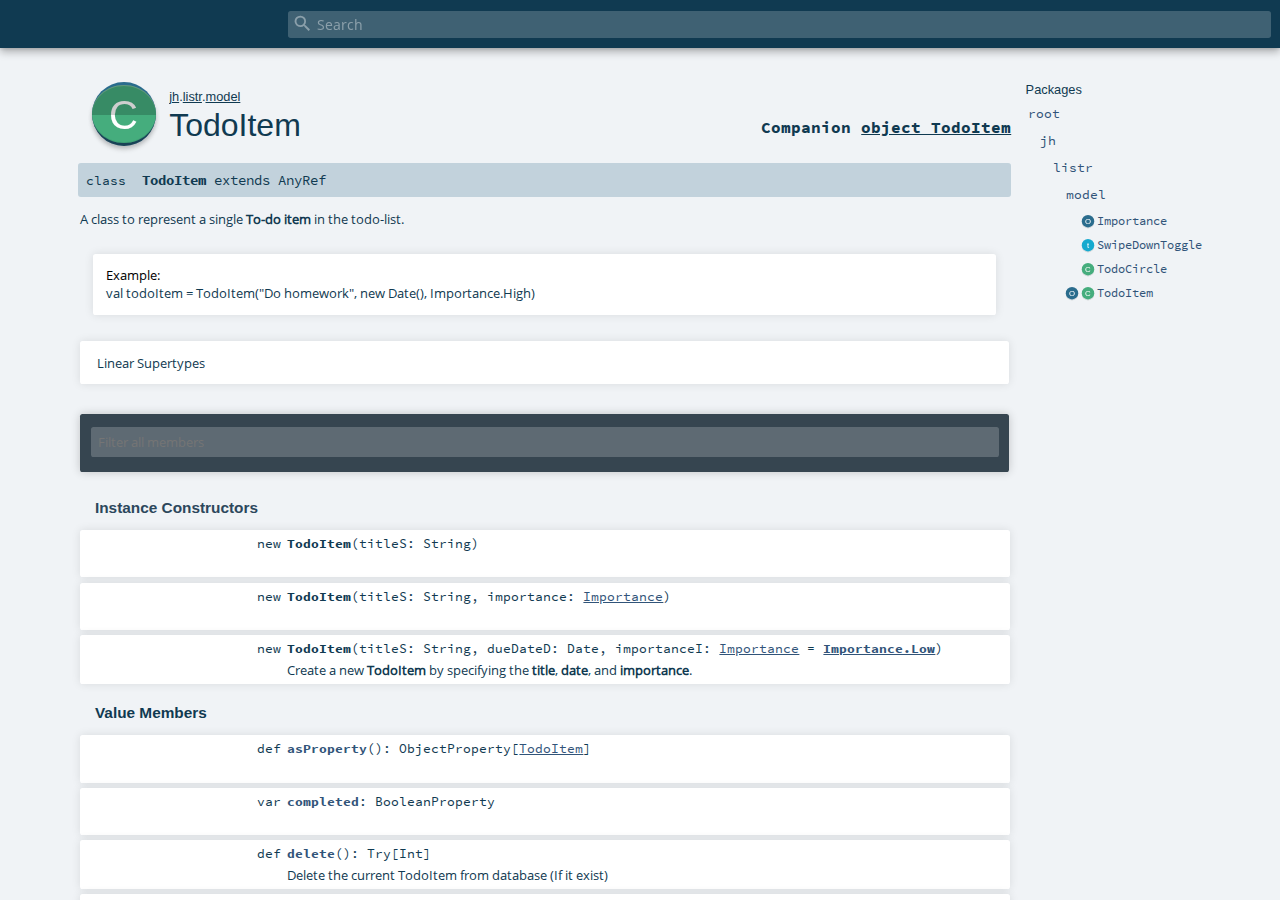
<file: target/scala-2.12/api/jh/listr/model/TodoItem.html>
<!DOCTYPE html >
<html>
        <head>
          <meta http-equiv="X-UA-Compatible" content="IE=edge" />
          <meta name="viewport" content="width=device-width, initial-scale=1.0, maximum-scale=1.0, user-scalable=no" />
          <title></title>
          <meta name="description" content="" />
          <meta name="keywords" content="" />
          <meta http-equiv="content-type" content="text/html; charset=UTF-8" />
          
      <link href="../../../lib/index.css" media="screen" type="text/css" rel="stylesheet" />
      <link href="../../../lib/template.css" media="screen" type="text/css" rel="stylesheet" />
      <link href="../../../lib/diagrams.css" media="screen" type="text/css" rel="stylesheet" id="diagrams-css" />
      <script type="text/javascript" src="../../../lib/jquery.js"></script>
      <script type="text/javascript" src="../../../lib/jquery.panzoom.min.js"></script>
      <script type="text/javascript" src="../../../lib/jquery.mousewheel.min.js"></script>
      <script type="text/javascript" src="../../../lib/index.js"></script>
      <script type="text/javascript" src="../../../index.js"></script>
      <script type="text/javascript" src="../../../lib/scheduler.js"></script>
      <script type="text/javascript" src="../../../lib/template.js"></script>
      <script type="text/javascript" src="../../../lib/tools.tooltip.js"></script>
      
      <script type="text/javascript">
        /* this variable can be used by the JS to determine the path to the root document */
        var toRoot = '../../../';
      </script>
    
        </head>
        <body>
      <div id="search">
        <span id="doc-title"><span id="doc-version"></span></span>
        <span class="close-results"><span class="left">&lt;</span> Back</span>
        <div id="textfilter">
          <span class="input">
            <input autocapitalize="none" placeholder="Search" id="index-input" type="text" accesskey="/" />
            <i class="clear material-icons"></i>
            <i id="search-icon" class="material-icons"></i>
          </span>
        </div>
    </div>
      <div id="search-results">
        <div id="search-progress">
          <div id="progress-fill"></div>
        </div>
        <div id="results-content">
          <div id="entity-results"></div>
          <div id="member-results"></div>
        </div>
      </div>
      <div id="content-scroll-container" style="-webkit-overflow-scrolling: touch;">
        <div id="content-container" style="-webkit-overflow-scrolling: touch;">
          <div id="subpackage-spacer">
            <div id="packages">
              <h1>Packages</h1>
              <ul>
                <li name="_root_.root" visbl="pub" class="indented0 " data-isabs="false" fullComment="yes" group="Ungrouped">
      <a id="_root_"></a><a id="root:_root_"></a>
      <span class="permalink">
      <a href="index.html#_root_" title="Permalink">
        <i class="material-icons"></i>
      </a>
    </span>
      <span class="modifier_kind">
        <span class="modifier"></span>
        <span class="kind">package</span>
      </span>
      <span class="symbol">
        <a title="" href="../../../index.html">
              <span class="name">root</span>
            </a>
      </span>
      
      <div class="fullcomment"><dl class="attributes block"> <dt>Definition Classes</dt><dd><a href="../../../index.html" class="extype" name="_root_">root</a></dd></dl></div>
    </li><li name="_root_.jh" visbl="pub" class="indented1 " data-isabs="false" fullComment="yes" group="Ungrouped">
      <a id="jh"></a><a id="jh:jh"></a>
      <span class="permalink">
      <a href="index.html#jh" title="Permalink">
        <i class="material-icons"></i>
      </a>
    </span>
      <span class="modifier_kind">
        <span class="modifier"></span>
        <span class="kind">package</span>
      </span>
      <span class="symbol">
        <a title="" href="../../index.html">
              <span class="name">jh</span>
            </a>
      </span>
      
      <div class="fullcomment"><dl class="attributes block"> <dt>Definition Classes</dt><dd><a href="../../../index.html" class="extype" name="_root_">root</a></dd></dl></div>
    </li><li name="jh.listr" visbl="pub" class="indented2 " data-isabs="false" fullComment="yes" group="Ungrouped">
      <a id="listr"></a><a id="listr:listr"></a>
      <span class="permalink">
      <a href="../jh/index.html#listr" title="Permalink">
        <i class="material-icons"></i>
      </a>
    </span>
      <span class="modifier_kind">
        <span class="modifier"></span>
        <span class="kind">package</span>
      </span>
      <span class="symbol">
        <a title="" href="../index.html">
              <span class="name">listr</span>
            </a>
      </span>
      
      <div class="fullcomment"><dl class="attributes block"> <dt>Definition Classes</dt><dd><a href="../../index.html" class="extype" name="jh">jh</a></dd></dl></div>
    </li><li name="jh.listr.model" visbl="pub" class="indented3 " data-isabs="false" fullComment="yes" group="Ungrouped">
      <a id="model"></a><a id="model:model"></a>
      <span class="permalink">
      <a href="../../jh/listr/index.html#model" title="Permalink">
        <i class="material-icons"></i>
      </a>
    </span>
      <span class="modifier_kind">
        <span class="modifier"></span>
        <span class="kind">package</span>
      </span>
      <span class="symbol">
        <a title="" href="index.html">
              <span class="name">model</span>
            </a>
      </span>
      
      <div class="fullcomment"><dl class="attributes block"> <dt>Definition Classes</dt><dd><a href="../index.html" class="extype" name="jh.listr">listr</a></dd></dl></div>
    </li><li class="current-entities indented3">
                        <span class="separator"></span>
                        <a class="object" href="Importance$.html" title="An object to represent the importance of a TodoItem."></a>
                        <a href="Importance$.html" title="An object to represent the importance of a TodoItem.">
                          Importance
                        </a>
                      </li><li class="current-entities indented3">
                        <span class="separator"></span>
                        <a class="trait" href="SwipeDownToggle.html" title="A trait that allows the Node to be swiped down to toggle a state of ON and OFF"></a>
                        <a href="SwipeDownToggle.html" title="A trait that allows the Node to be swiped down to toggle a state of ON and OFF">
                          SwipeDownToggle
                        </a>
                      </li><li class="current-entities indented3">
                        <span class="separator"></span>
                        <a class="class" href="TodoCircle.html" title="A StackPane that includes a circle, and a text in the middle."></a>
                        <a href="TodoCircle.html" title="A StackPane that includes a circle, and a text in the middle.">
                          TodoCircle
                        </a>
                      </li><li class="current-entities indented3">
                        <a class="object" href="TodoItem$.html" title=""></a>
                        <a class="class" href="" title="A class to represent a single To-do item in the todo-list."></a>
                        <a href="" title="A class to represent a single To-do item in the todo-list.">
                          TodoItem
                        </a>
                      </li>
              </ul>
            </div>
          </div>
          <div id="content">
            <body class="class type">
      <div id="definition">
        <a href="TodoItem$.html" title="See companion object"><div class="big-circle class-companion-object">c</div></a>
        <p id="owner"><a href="../../index.html" class="extype" name="jh">jh</a>.<a href="../index.html" class="extype" name="jh.listr">listr</a>.<a href="index.html" class="extype" name="jh.listr.model">model</a></p>
        <h1><a href="TodoItem$.html" title="See companion object">TodoItem</a><span class="permalink">
      <a href="../../../jh/listr/model/TodoItem.html" title="Permalink">
        <i class="material-icons"></i>
      </a>
    </span></h1>
        <h3><span class="morelinks"><div>
            Companion <a href="TodoItem$.html" title="See companion object">object TodoItem</a>
          </div></span></h3>
      </div>

      <h4 id="signature" class="signature">
      <span class="modifier_kind">
        <span class="modifier"></span>
        <span class="kind">class</span>
      </span>
      <span class="symbol">
        <span class="name">TodoItem</span><span class="result"> extends <span class="extype" name="scala.AnyRef">AnyRef</span></span>
      </span>
      </h4>

      
          <div id="comment" class="fullcommenttop"><div class="comment cmt"><p>A class to represent a single <code><code>To-do item</code></code> in the todo-list.
</p></div><dl class="attributes block"> <div class="block">Example:
               <ol><li class="cmt"><p>val todoItem = TodoItem(&quot;Do homework&quot;, new Date(), Importance.High)</p></li></ol>
            </div></dl><div class="toggleContainer block">
          <span class="toggle">
            Linear Supertypes
          </span>
          <div class="superTypes hiddenContent"><span class="extype" name="scala.AnyRef">AnyRef</span>, <span class="extype" name="scala.Any">Any</span></div>
        </div></div>
        

      <div id="mbrsel">
        <div class="toggle"></div>
        <div id="memberfilter">
          <i class="material-icons arrow"></i>
          <span class="input">
            <input id="mbrsel-input" placeholder="Filter all members" type="text" accesskey="/" />
          </span>
          <i class="clear material-icons"></i>
        </div>
        <div id="filterby">
          <div id="order">
            <span class="filtertype">Ordering</span>
            <ol>
              
              <li class="alpha in"><span>Alphabetic</span></li>
              <li class="inherit out"><span>By Inheritance</span></li>
            </ol>
          </div>
          <div class="ancestors">
                  <span class="filtertype">Inherited<br />
                  </span>
                  <ol id="linearization">
                    <li class="in" name="jh.listr.model.TodoItem"><span>TodoItem</span></li><li class="in" name="scala.AnyRef"><span>AnyRef</span></li><li class="in" name="scala.Any"><span>Any</span></li>
                  </ol>
                </div><div class="ancestors">
              <span class="filtertype"></span>
              <ol>
                <li class="hideall out"><span>Hide All</span></li>
                <li class="showall in"><span>Show All</span></li>
              </ol>
            </div>
          <div id="visbl">
              <span class="filtertype">Visibility</span>
              <ol><li class="public in"><span>Public</span></li><li class="all out"><span>All</span></li></ol>
            </div>
        </div>
      </div>

      <div id="template">
        <div id="allMembers">
        <div id="constructors" class="members">
              <h3>Instance Constructors</h3>
              <ol><li name="jh.listr.model.TodoItem#&lt;init&gt;" visbl="pub" class="indented0 " data-isabs="false" fullComment="no" group="Ungrouped">
      <a id="&lt;init&gt;(titleS:String):jh.listr.model.TodoItem"></a><a id="&lt;init&gt;:TodoItem"></a>
      <span class="permalink">
      <a href="../../../jh/listr/model/TodoItem.html#&lt;init&gt;(titleS:String):jh.listr.model.TodoItem" title="Permalink">
        <i class="material-icons"></i>
      </a>
    </span>
      <span class="modifier_kind">
        <span class="modifier"></span>
        <span class="kind">new</span>
      </span>
      <span class="symbol">
        <span class="name">TodoItem</span><span class="params">(<span name="titleS">titleS: <span class="extype" name="scala.Predef.String">String</span></span>)</span>
      </span>
      
      
    </li><li name="jh.listr.model.TodoItem#&lt;init&gt;" visbl="pub" class="indented0 " data-isabs="false" fullComment="no" group="Ungrouped">
      <a id="&lt;init&gt;(titleS:String,importance:jh.listr.model.Importance.Importance):jh.listr.model.TodoItem"></a><a id="&lt;init&gt;:TodoItem"></a>
      <span class="permalink">
      <a href="../../../jh/listr/model/TodoItem.html#&lt;init&gt;(titleS:String,importance:jh.listr.model.Importance.Importance):jh.listr.model.TodoItem" title="Permalink">
        <i class="material-icons"></i>
      </a>
    </span>
      <span class="modifier_kind">
        <span class="modifier"></span>
        <span class="kind">new</span>
      </span>
      <span class="symbol">
        <span class="name">TodoItem</span><span class="params">(<span name="titleS">titleS: <span class="extype" name="scala.Predef.String">String</span></span>, <span name="importance">importance: <a href="Importance$.html#Importance=jh.listr.model.Importance.Value" class="extmbr" name="jh.listr.model.Importance.Importance">Importance</a></span>)</span>
      </span>
      
      
    </li><li name="jh.listr.model.TodoItem#&lt;init&gt;" visbl="pub" class="indented0 " data-isabs="false" fullComment="yes" group="Ungrouped">
      <a id="&lt;init&gt;(titleS:String,dueDateD:java.util.Date,importanceI:jh.listr.model.Importance.Importance):jh.listr.model.TodoItem"></a><a id="&lt;init&gt;:TodoItem"></a>
      <span class="permalink">
      <a href="../../../jh/listr/model/TodoItem.html#&lt;init&gt;(titleS:String,dueDateD:java.util.Date,importanceI:jh.listr.model.Importance.Importance):jh.listr.model.TodoItem" title="Permalink">
        <i class="material-icons"></i>
      </a>
    </span>
      <span class="modifier_kind">
        <span class="modifier"></span>
        <span class="kind">new</span>
      </span>
      <span class="symbol">
        <span class="name">TodoItem</span><span class="params">(<span name="titleS">titleS: <span class="extype" name="scala.Predef.String">String</span></span>, <span name="dueDateD">dueDateD: <span class="extype" name="java.util.Date">Date</span></span>, <span name="importanceI">importanceI: <a href="Importance$.html#Importance=jh.listr.model.Importance.Value" class="extmbr" name="jh.listr.model.Importance.Importance">Importance</a> = <span class="symbol"><span class="name"><a href="Importance$.html">Importance.Low</a></span></span></span>)</span>
      </span>
      
      <p class="shortcomment cmt">Create a new <code>TodoItem</code> by specifying the <code>title</code>, <code>date</code>,
             and <code>importance</code>.</p><div class="fullcomment"><div class="comment cmt"><p>Create a new <code>TodoItem</code> by specifying the <code>title</code>, <code>date</code>,
             and <code>importance</code>.</p></div><dl class="paramcmts block"><dt class="param">titleS</dt><dd class="cmt"><p>The TodoItem's title.</p></dd><dt class="param">dueDateD</dt><dd class="cmt"><p>The TodoItem's due date.</p></dd><dt class="param">importanceI</dt><dd class="cmt"><p>The level of importance for this particular TodoItem.
                  Default value is <code>Importance.Low</code> unless changed.</p></dd></dl></div>
    </li></ol>
            </div>

        

        

        <div class="values members">
              <h3>Value Members</h3>
              <ol>
                <li name="scala.AnyRef#!=" visbl="pub" class="indented0 " data-isabs="false" fullComment="yes" group="Ungrouped">
      <a id="!=(x$1:Any):Boolean"></a><a id="!=(Any):Boolean"></a>
      <span class="permalink">
      <a href="../../../jh/listr/model/TodoItem.html#!=(x$1:Any):Boolean" title="Permalink">
        <i class="material-icons"></i>
      </a>
    </span>
      <span class="modifier_kind">
        <span class="modifier">final </span>
        <span class="kind">def</span>
      </span>
      <span class="symbol">
        <span title="gt4s: $bang$eq" class="name">!=</span><span class="params">(<span name="arg0">arg0: <span class="extype" name="scala.Any">Any</span></span>)</span><span class="result">: <span class="extype" name="scala.Boolean">Boolean</span></span>
      </span>
      
      <div class="fullcomment"><dl class="attributes block"> <dt>Definition Classes</dt><dd>AnyRef → Any</dd></dl></div>
    </li><li name="scala.AnyRef###" visbl="pub" class="indented0 " data-isabs="false" fullComment="yes" group="Ungrouped">
      <a id="##():Int"></a>
      <span class="permalink">
      <a href="../../../jh/listr/model/TodoItem.html###():Int" title="Permalink">
        <i class="material-icons"></i>
      </a>
    </span>
      <span class="modifier_kind">
        <span class="modifier">final </span>
        <span class="kind">def</span>
      </span>
      <span class="symbol">
        <span title="gt4s: $hash$hash" class="name">##</span><span class="params">()</span><span class="result">: <span class="extype" name="scala.Int">Int</span></span>
      </span>
      
      <div class="fullcomment"><dl class="attributes block"> <dt>Definition Classes</dt><dd>AnyRef → Any</dd></dl></div>
    </li><li name="scala.AnyRef#==" visbl="pub" class="indented0 " data-isabs="false" fullComment="yes" group="Ungrouped">
      <a id="==(x$1:Any):Boolean"></a><a id="==(Any):Boolean"></a>
      <span class="permalink">
      <a href="../../../jh/listr/model/TodoItem.html#==(x$1:Any):Boolean" title="Permalink">
        <i class="material-icons"></i>
      </a>
    </span>
      <span class="modifier_kind">
        <span class="modifier">final </span>
        <span class="kind">def</span>
      </span>
      <span class="symbol">
        <span title="gt4s: $eq$eq" class="name">==</span><span class="params">(<span name="arg0">arg0: <span class="extype" name="scala.Any">Any</span></span>)</span><span class="result">: <span class="extype" name="scala.Boolean">Boolean</span></span>
      </span>
      
      <div class="fullcomment"><dl class="attributes block"> <dt>Definition Classes</dt><dd>AnyRef → Any</dd></dl></div>
    </li><li name="scala.Any#asInstanceOf" visbl="pub" class="indented0 " data-isabs="false" fullComment="yes" group="Ungrouped">
      <a id="asInstanceOf[T0]:T0"></a>
      <span class="permalink">
      <a href="../../../jh/listr/model/TodoItem.html#asInstanceOf[T0]:T0" title="Permalink">
        <i class="material-icons"></i>
      </a>
    </span>
      <span class="modifier_kind">
        <span class="modifier">final </span>
        <span class="kind">def</span>
      </span>
      <span class="symbol">
        <span class="name">asInstanceOf</span><span class="tparams">[<span name="T0">T0</span>]</span><span class="result">: <span class="extype" name="scala.Any.asInstanceOf.T0">T0</span></span>
      </span>
      
      <div class="fullcomment"><dl class="attributes block"> <dt>Definition Classes</dt><dd>Any</dd></dl></div>
    </li><li name="jh.listr.model.TodoItem#asProperty" visbl="pub" class="indented0 " data-isabs="false" fullComment="no" group="Ungrouped">
      <a id="asProperty():scalafx.beans.property.ObjectProperty[jh.listr.model.TodoItem]"></a><a id="asProperty():ObjectProperty[TodoItem]"></a>
      <span class="permalink">
      <a href="../../../jh/listr/model/TodoItem.html#asProperty():scalafx.beans.property.ObjectProperty[jh.listr.model.TodoItem]" title="Permalink">
        <i class="material-icons"></i>
      </a>
    </span>
      <span class="modifier_kind">
        <span class="modifier"></span>
        <span class="kind">def</span>
      </span>
      <span class="symbol">
        <span class="name">asProperty</span><span class="params">()</span><span class="result">: <span class="extype" name="scalafx.beans.property.ObjectProperty">ObjectProperty</span>[<a href="" class="extype" name="jh.listr.model.TodoItem">TodoItem</a>]</span>
      </span>
      
      
    </li><li name="scala.AnyRef#clone" visbl="prt" class="indented0 " data-isabs="false" fullComment="yes" group="Ungrouped">
      <a id="clone():Object"></a><a id="clone():AnyRef"></a>
      <span class="permalink">
      <a href="../../../jh/listr/model/TodoItem.html#clone():Object" title="Permalink">
        <i class="material-icons"></i>
      </a>
    </span>
      <span class="modifier_kind">
        <span class="modifier"></span>
        <span class="kind">def</span>
      </span>
      <span class="symbol">
        <span class="name">clone</span><span class="params">()</span><span class="result">: <span class="extype" name="scala.AnyRef">AnyRef</span></span>
      </span>
      
      <div class="fullcomment"><dl class="attributes block"> <dt>Attributes</dt><dd>protected[<a href="../../../java/lang/index.html" class="extype" name="java.lang">java.lang</a>] </dd><dt>Definition Classes</dt><dd>AnyRef</dd><dt>Annotations</dt><dd>
                <span class="name">@throws</span><span class="args">(<span>
      
      <span class="defval" name="classOf[java.lang.CloneNotSupportedException]">...</span>
    </span>)</span>
              
        </dd></dl></div>
    </li><li name="jh.listr.model.TodoItem#completed" visbl="pub" class="indented0 " data-isabs="false" fullComment="no" group="Ungrouped">
      <a id="completed:scalafx.beans.property.BooleanProperty"></a><a id="completed:BooleanProperty"></a>
      <span class="permalink">
      <a href="../../../jh/listr/model/TodoItem.html#completed:scalafx.beans.property.BooleanProperty" title="Permalink">
        <i class="material-icons"></i>
      </a>
    </span>
      <span class="modifier_kind">
        <span class="modifier"></span>
        <span class="kind">var</span>
      </span>
      <span class="symbol">
        <span class="name">completed</span><span class="result">: <span class="extype" name="scalafx.beans.property.BooleanProperty">BooleanProperty</span></span>
      </span>
      
      
    </li><li name="jh.listr.model.TodoItem#delete" visbl="pub" class="indented0 " data-isabs="false" fullComment="no" group="Ungrouped">
      <a id="delete():scala.util.Try[Int]"></a><a id="delete():Try[Int]"></a>
      <span class="permalink">
      <a href="../../../jh/listr/model/TodoItem.html#delete():scala.util.Try[Int]" title="Permalink">
        <i class="material-icons"></i>
      </a>
    </span>
      <span class="modifier_kind">
        <span class="modifier"></span>
        <span class="kind">def</span>
      </span>
      <span class="symbol">
        <span class="name">delete</span><span class="params">()</span><span class="result">: <span class="extype" name="scala.util.Try">Try</span>[<span class="extype" name="scala.Int">Int</span>]</span>
      </span>
      
      <p class="shortcomment cmt">Delete the current TodoItem from database (If it exist)</p>
    </li><li name="jh.listr.model.TodoItem#dueDate" visbl="pub" class="indented0 " data-isabs="false" fullComment="no" group="Ungrouped">
      <a id="dueDate:scalafx.beans.property.ObjectProperty[java.util.Date]"></a><a id="dueDate:ObjectProperty[Date]"></a>
      <span class="permalink">
      <a href="../../../jh/listr/model/TodoItem.html#dueDate:scalafx.beans.property.ObjectProperty[java.util.Date]" title="Permalink">
        <i class="material-icons"></i>
      </a>
    </span>
      <span class="modifier_kind">
        <span class="modifier"></span>
        <span class="kind">var</span>
      </span>
      <span class="symbol">
        <span class="name">dueDate</span><span class="result">: <span class="extype" name="scalafx.beans.property.ObjectProperty">ObjectProperty</span>[<span class="extype" name="java.util.Date">Date</span>]</span>
      </span>
      
      
    </li><li name="scala.AnyRef#eq" visbl="pub" class="indented0 " data-isabs="false" fullComment="yes" group="Ungrouped">
      <a id="eq(x$1:AnyRef):Boolean"></a><a id="eq(AnyRef):Boolean"></a>
      <span class="permalink">
      <a href="../../../jh/listr/model/TodoItem.html#eq(x$1:AnyRef):Boolean" title="Permalink">
        <i class="material-icons"></i>
      </a>
    </span>
      <span class="modifier_kind">
        <span class="modifier">final </span>
        <span class="kind">def</span>
      </span>
      <span class="symbol">
        <span class="name">eq</span><span class="params">(<span name="arg0">arg0: <span class="extype" name="scala.AnyRef">AnyRef</span></span>)</span><span class="result">: <span class="extype" name="scala.Boolean">Boolean</span></span>
      </span>
      
      <div class="fullcomment"><dl class="attributes block"> <dt>Definition Classes</dt><dd>AnyRef</dd></dl></div>
    </li><li name="jh.listr.model.TodoItem#equals" visbl="pub" class="indented0 " data-isabs="false" fullComment="yes" group="Ungrouped">
      <a id="equals(obj:Any):Boolean"></a><a id="equals(Any):Boolean"></a>
      <span class="permalink">
      <a href="../../../jh/listr/model/TodoItem.html#equals(obj:Any):Boolean" title="Permalink">
        <i class="material-icons"></i>
      </a>
    </span>
      <span class="modifier_kind">
        <span class="modifier"></span>
        <span class="kind">def</span>
      </span>
      <span class="symbol">
        <span class="name">equals</span><span class="params">(<span name="obj">obj: <span class="extype" name="scala.Any">Any</span></span>)</span><span class="result">: <span class="extype" name="scala.Boolean">Boolean</span></span>
      </span>
      
      <div class="fullcomment"><dl class="attributes block"> <dt>Definition Classes</dt><dd><a href="" class="extype" name="jh.listr.model.TodoItem">TodoItem</a> → AnyRef → Any</dd></dl></div>
    </li><li name="jh.listr.model.TodoItem#existingItemId" visbl="pub" class="indented0 " data-isabs="false" fullComment="yes" group="Ungrouped">
      <a id="existingItemId:Option[Int]"></a>
      <span class="permalink">
      <a href="../../../jh/listr/model/TodoItem.html#existingItemId:Option[Int]" title="Permalink">
        <i class="material-icons"></i>
      </a>
    </span>
      <span class="modifier_kind">
        <span class="modifier"></span>
        <span class="kind">def</span>
      </span>
      <span class="symbol">
        <span class="name">existingItemId</span><span class="result">: <span class="extype" name="scala.Option">Option</span>[<span class="extype" name="scala.Int">Int</span>]</span>
      </span>
      
      <p class="shortcomment cmt">Get the existing id of the current TodoItem
</p><div class="fullcomment"><div class="comment cmt"><p>Get the existing id of the current TodoItem
</p></div><dl class="paramcmts block"><dt>returns</dt><dd class="cmt"><p>The unique ID of the TodoItem</p></dd></dl></div>
    </li><li name="scala.AnyRef#finalize" visbl="prt" class="indented0 " data-isabs="false" fullComment="yes" group="Ungrouped">
      <a id="finalize():Unit"></a>
      <span class="permalink">
      <a href="../../../jh/listr/model/TodoItem.html#finalize():Unit" title="Permalink">
        <i class="material-icons"></i>
      </a>
    </span>
      <span class="modifier_kind">
        <span class="modifier"></span>
        <span class="kind">def</span>
      </span>
      <span class="symbol">
        <span class="name">finalize</span><span class="params">()</span><span class="result">: <span class="extype" name="scala.Unit">Unit</span></span>
      </span>
      
      <div class="fullcomment"><dl class="attributes block"> <dt>Attributes</dt><dd>protected[<a href="../../../java/lang/index.html" class="extype" name="java.lang">java.lang</a>] </dd><dt>Definition Classes</dt><dd>AnyRef</dd><dt>Annotations</dt><dd>
                <span class="name">@throws</span><span class="args">(<span>
      
      <span class="symbol">classOf[java.lang.Throwable]</span>
    </span>)</span>
              
        </dd></dl></div>
    </li><li name="scala.AnyRef#getClass" visbl="pub" class="indented0 " data-isabs="false" fullComment="yes" group="Ungrouped">
      <a id="getClass():Class[_]"></a>
      <span class="permalink">
      <a href="../../../jh/listr/model/TodoItem.html#getClass():Class[_]" title="Permalink">
        <i class="material-icons"></i>
      </a>
    </span>
      <span class="modifier_kind">
        <span class="modifier">final </span>
        <span class="kind">def</span>
      </span>
      <span class="symbol">
        <span class="name">getClass</span><span class="params">()</span><span class="result">: <span class="extype" name="java.lang.Class">Class</span>[_]</span>
      </span>
      
      <div class="fullcomment"><dl class="attributes block"> <dt>Definition Classes</dt><dd>AnyRef → Any</dd></dl></div>
    </li><li name="scala.AnyRef#hashCode" visbl="pub" class="indented0 " data-isabs="false" fullComment="yes" group="Ungrouped">
      <a id="hashCode():Int"></a>
      <span class="permalink">
      <a href="../../../jh/listr/model/TodoItem.html#hashCode():Int" title="Permalink">
        <i class="material-icons"></i>
      </a>
    </span>
      <span class="modifier_kind">
        <span class="modifier"></span>
        <span class="kind">def</span>
      </span>
      <span class="symbol">
        <span class="name">hashCode</span><span class="params">()</span><span class="result">: <span class="extype" name="scala.Int">Int</span></span>
      </span>
      
      <div class="fullcomment"><dl class="attributes block"> <dt>Definition Classes</dt><dd>AnyRef → Any</dd></dl></div>
    </li><li name="jh.listr.model.TodoItem#importance" visbl="pub" class="indented0 " data-isabs="false" fullComment="no" group="Ungrouped">
      <a id="importance:scalafx.beans.property.ObjectProperty[jh.listr.model.Importance.Value]"></a><a id="importance:ObjectProperty[Importance.Value]"></a>
      <span class="permalink">
      <a href="../../../jh/listr/model/TodoItem.html#importance:scalafx.beans.property.ObjectProperty[jh.listr.model.Importance.Value]" title="Permalink">
        <i class="material-icons"></i>
      </a>
    </span>
      <span class="modifier_kind">
        <span class="modifier"></span>
        <span class="kind">var</span>
      </span>
      <span class="symbol">
        <span class="name">importance</span><span class="result">: <span class="extype" name="scalafx.beans.property.ObjectProperty">ObjectProperty</span>[<a href="Importance$.html#ValueextendsOrdered[Enumeration.this.Value]withSerializable" class="extmbr" name="jh.listr.model.Importance.Value">Importance.Value</a>]</span>
      </span>
      
      
    </li><li name="scala.Any#isInstanceOf" visbl="pub" class="indented0 " data-isabs="false" fullComment="yes" group="Ungrouped">
      <a id="isInstanceOf[T0]:Boolean"></a>
      <span class="permalink">
      <a href="../../../jh/listr/model/TodoItem.html#isInstanceOf[T0]:Boolean" title="Permalink">
        <i class="material-icons"></i>
      </a>
    </span>
      <span class="modifier_kind">
        <span class="modifier">final </span>
        <span class="kind">def</span>
      </span>
      <span class="symbol">
        <span class="name">isInstanceOf</span><span class="tparams">[<span name="T0">T0</span>]</span><span class="result">: <span class="extype" name="scala.Boolean">Boolean</span></span>
      </span>
      
      <div class="fullcomment"><dl class="attributes block"> <dt>Definition Classes</dt><dd>Any</dd></dl></div>
    </li><li name="scala.AnyRef#ne" visbl="pub" class="indented0 " data-isabs="false" fullComment="yes" group="Ungrouped">
      <a id="ne(x$1:AnyRef):Boolean"></a><a id="ne(AnyRef):Boolean"></a>
      <span class="permalink">
      <a href="../../../jh/listr/model/TodoItem.html#ne(x$1:AnyRef):Boolean" title="Permalink">
        <i class="material-icons"></i>
      </a>
    </span>
      <span class="modifier_kind">
        <span class="modifier">final </span>
        <span class="kind">def</span>
      </span>
      <span class="symbol">
        <span class="name">ne</span><span class="params">(<span name="arg0">arg0: <span class="extype" name="scala.AnyRef">AnyRef</span></span>)</span><span class="result">: <span class="extype" name="scala.Boolean">Boolean</span></span>
      </span>
      
      <div class="fullcomment"><dl class="attributes block"> <dt>Definition Classes</dt><dd>AnyRef</dd></dl></div>
    </li><li name="scala.AnyRef#notify" visbl="pub" class="indented0 " data-isabs="false" fullComment="yes" group="Ungrouped">
      <a id="notify():Unit"></a>
      <span class="permalink">
      <a href="../../../jh/listr/model/TodoItem.html#notify():Unit" title="Permalink">
        <i class="material-icons"></i>
      </a>
    </span>
      <span class="modifier_kind">
        <span class="modifier">final </span>
        <span class="kind">def</span>
      </span>
      <span class="symbol">
        <span class="name">notify</span><span class="params">()</span><span class="result">: <span class="extype" name="scala.Unit">Unit</span></span>
      </span>
      
      <div class="fullcomment"><dl class="attributes block"> <dt>Definition Classes</dt><dd>AnyRef</dd></dl></div>
    </li><li name="scala.AnyRef#notifyAll" visbl="pub" class="indented0 " data-isabs="false" fullComment="yes" group="Ungrouped">
      <a id="notifyAll():Unit"></a>
      <span class="permalink">
      <a href="../../../jh/listr/model/TodoItem.html#notifyAll():Unit" title="Permalink">
        <i class="material-icons"></i>
      </a>
    </span>
      <span class="modifier_kind">
        <span class="modifier">final </span>
        <span class="kind">def</span>
      </span>
      <span class="symbol">
        <span class="name">notifyAll</span><span class="params">()</span><span class="result">: <span class="extype" name="scala.Unit">Unit</span></span>
      </span>
      
      <div class="fullcomment"><dl class="attributes block"> <dt>Definition Classes</dt><dd>AnyRef</dd></dl></div>
    </li><li name="jh.listr.model.TodoItem#save" visbl="pub" class="indented0 " data-isabs="false" fullComment="no" group="Ungrouped">
      <a id="save():scala.util.Try[Int]"></a><a id="save():Try[Int]"></a>
      <span class="permalink">
      <a href="../../../jh/listr/model/TodoItem.html#save():scala.util.Try[Int]" title="Permalink">
        <i class="material-icons"></i>
      </a>
    </span>
      <span class="modifier_kind">
        <span class="modifier"></span>
        <span class="kind">def</span>
      </span>
      <span class="symbol">
        <span class="name">save</span><span class="params">()</span><span class="result">: <span class="extype" name="scala.util.Try">Try</span>[<span class="extype" name="scala.Int">Int</span>]</span>
      </span>
      
      <p class="shortcomment cmt">Updates the existing TodoItem,
If it doesn't exist, insert the new TodoItem into database.</p>
    </li><li name="scala.AnyRef#synchronized" visbl="pub" class="indented0 " data-isabs="false" fullComment="yes" group="Ungrouped">
      <a id="synchronized[T0](x$1:=&gt;T0):T0"></a><a id="synchronized[T0](⇒T0):T0"></a>
      <span class="permalink">
      <a href="../../../jh/listr/model/TodoItem.html#synchronized[T0](x$1:=&gt;T0):T0" title="Permalink">
        <i class="material-icons"></i>
      </a>
    </span>
      <span class="modifier_kind">
        <span class="modifier">final </span>
        <span class="kind">def</span>
      </span>
      <span class="symbol">
        <span class="name">synchronized</span><span class="tparams">[<span name="T0">T0</span>]</span><span class="params">(<span name="arg0">arg0: ⇒ <span class="extype" name="java.lang.AnyRef.synchronized.T0">T0</span></span>)</span><span class="result">: <span class="extype" name="java.lang.AnyRef.synchronized.T0">T0</span></span>
      </span>
      
      <div class="fullcomment"><dl class="attributes block"> <dt>Definition Classes</dt><dd>AnyRef</dd></dl></div>
    </li><li name="jh.listr.model.TodoItem#title" visbl="pub" class="indented0 " data-isabs="false" fullComment="no" group="Ungrouped">
      <a id="title:scalafx.beans.property.StringProperty"></a><a id="title:StringProperty"></a>
      <span class="permalink">
      <a href="../../../jh/listr/model/TodoItem.html#title:scalafx.beans.property.StringProperty" title="Permalink">
        <i class="material-icons"></i>
      </a>
    </span>
      <span class="modifier_kind">
        <span class="modifier"></span>
        <span class="kind">var</span>
      </span>
      <span class="symbol">
        <span class="name">title</span><span class="result">: <span class="extype" name="scalafx.beans.property.StringProperty">StringProperty</span></span>
      </span>
      
      
    </li><li name="scala.AnyRef#toString" visbl="pub" class="indented0 " data-isabs="false" fullComment="yes" group="Ungrouped">
      <a id="toString():String"></a>
      <span class="permalink">
      <a href="../../../jh/listr/model/TodoItem.html#toString():String" title="Permalink">
        <i class="material-icons"></i>
      </a>
    </span>
      <span class="modifier_kind">
        <span class="modifier"></span>
        <span class="kind">def</span>
      </span>
      <span class="symbol">
        <span class="name">toString</span><span class="params">()</span><span class="result">: <span class="extype" name="java.lang.String">String</span></span>
      </span>
      
      <div class="fullcomment"><dl class="attributes block"> <dt>Definition Classes</dt><dd>AnyRef → Any</dd></dl></div>
    </li><li name="scala.AnyRef#wait" visbl="pub" class="indented0 " data-isabs="false" fullComment="yes" group="Ungrouped">
      <a id="wait():Unit"></a>
      <span class="permalink">
      <a href="../../../jh/listr/model/TodoItem.html#wait():Unit" title="Permalink">
        <i class="material-icons"></i>
      </a>
    </span>
      <span class="modifier_kind">
        <span class="modifier">final </span>
        <span class="kind">def</span>
      </span>
      <span class="symbol">
        <span class="name">wait</span><span class="params">()</span><span class="result">: <span class="extype" name="scala.Unit">Unit</span></span>
      </span>
      
      <div class="fullcomment"><dl class="attributes block"> <dt>Definition Classes</dt><dd>AnyRef</dd><dt>Annotations</dt><dd>
                <span class="name">@throws</span><span class="args">(<span>
      
      <span class="defval" name="classOf[java.lang.InterruptedException]">...</span>
    </span>)</span>
              
        </dd></dl></div>
    </li><li name="scala.AnyRef#wait" visbl="pub" class="indented0 " data-isabs="false" fullComment="yes" group="Ungrouped">
      <a id="wait(x$1:Long,x$2:Int):Unit"></a><a id="wait(Long,Int):Unit"></a>
      <span class="permalink">
      <a href="../../../jh/listr/model/TodoItem.html#wait(x$1:Long,x$2:Int):Unit" title="Permalink">
        <i class="material-icons"></i>
      </a>
    </span>
      <span class="modifier_kind">
        <span class="modifier">final </span>
        <span class="kind">def</span>
      </span>
      <span class="symbol">
        <span class="name">wait</span><span class="params">(<span name="arg0">arg0: <span class="extype" name="scala.Long">Long</span></span>, <span name="arg1">arg1: <span class="extype" name="scala.Int">Int</span></span>)</span><span class="result">: <span class="extype" name="scala.Unit">Unit</span></span>
      </span>
      
      <div class="fullcomment"><dl class="attributes block"> <dt>Definition Classes</dt><dd>AnyRef</dd><dt>Annotations</dt><dd>
                <span class="name">@throws</span><span class="args">(<span>
      
      <span class="defval" name="classOf[java.lang.InterruptedException]">...</span>
    </span>)</span>
              
        </dd></dl></div>
    </li><li name="scala.AnyRef#wait" visbl="pub" class="indented0 " data-isabs="false" fullComment="yes" group="Ungrouped">
      <a id="wait(x$1:Long):Unit"></a><a id="wait(Long):Unit"></a>
      <span class="permalink">
      <a href="../../../jh/listr/model/TodoItem.html#wait(x$1:Long):Unit" title="Permalink">
        <i class="material-icons"></i>
      </a>
    </span>
      <span class="modifier_kind">
        <span class="modifier">final </span>
        <span class="kind">def</span>
      </span>
      <span class="symbol">
        <span class="name">wait</span><span class="params">(<span name="arg0">arg0: <span class="extype" name="scala.Long">Long</span></span>)</span><span class="result">: <span class="extype" name="scala.Unit">Unit</span></span>
      </span>
      
      <div class="fullcomment"><dl class="attributes block"> <dt>Definition Classes</dt><dd>AnyRef</dd><dt>Annotations</dt><dd>
                <span class="name">@throws</span><span class="args">(<span>
      
      <span class="defval" name="classOf[java.lang.InterruptedException]">...</span>
    </span>)</span>
              
        </dd></dl></div>
    </li>
              </ol>
            </div>

        

        
        </div>

        <div id="inheritedMembers">
        <div class="parent" name="scala.AnyRef">
              <h3>Inherited from <span class="extype" name="scala.AnyRef">AnyRef</span></h3>
            </div><div class="parent" name="scala.Any">
              <h3>Inherited from <span class="extype" name="scala.Any">Any</span></h3>
            </div>
        
        </div>

        <div id="groupedMembers">
        <div class="group" name="Ungrouped">
              <h3>Ungrouped</h3>
              
            </div>
        </div>

      </div>

      <div id="tooltip"></div>

      <div id="footer">  </div>
    </body>
          </div>
        </div>
      </div>
    </body>
      </html>
</file>
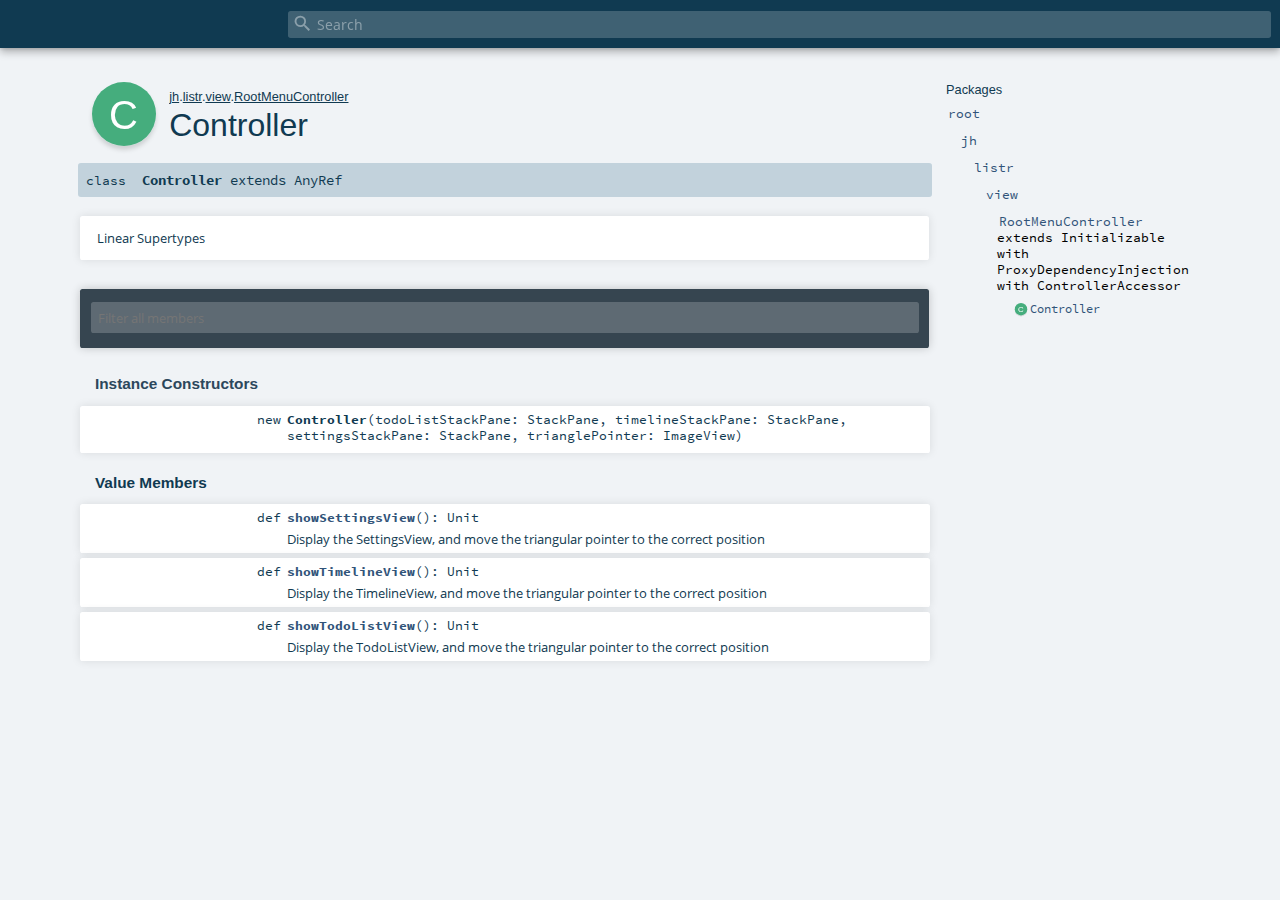
<file: target/scala-2.12/api/jh/listr/view/RootMenuController$Controller.html>
<!DOCTYPE html >
<html>
        <head>
          <meta http-equiv="X-UA-Compatible" content="IE=edge" />
          <meta name="viewport" content="width=device-width, initial-scale=1.0, maximum-scale=1.0, user-scalable=no" />
          <title></title>
          <meta name="description" content="" />
          <meta name="keywords" content="" />
          <meta http-equiv="content-type" content="text/html; charset=UTF-8" />
          
      <link href="../../../lib/index.css" media="screen" type="text/css" rel="stylesheet" />
      <link href="../../../lib/template.css" media="screen" type="text/css" rel="stylesheet" />
      <link href="../../../lib/diagrams.css" media="screen" type="text/css" rel="stylesheet" id="diagrams-css" />
      <script type="text/javascript" src="../../../lib/jquery.js"></script>
      <script type="text/javascript" src="../../../lib/jquery.panzoom.min.js"></script>
      <script type="text/javascript" src="../../../lib/jquery.mousewheel.min.js"></script>
      <script type="text/javascript" src="../../../lib/index.js"></script>
      <script type="text/javascript" src="../../../index.js"></script>
      <script type="text/javascript" src="../../../lib/scheduler.js"></script>
      <script type="text/javascript" src="../../../lib/template.js"></script>
      <script type="text/javascript" src="../../../lib/tools.tooltip.js"></script>
      
      <script type="text/javascript">
        /* this variable can be used by the JS to determine the path to the root document */
        var toRoot = '../../../';
      </script>
    
        </head>
        <body>
      <div id="search">
        <span id="doc-title"><span id="doc-version"></span></span>
        <span class="close-results"><span class="left">&lt;</span> Back</span>
        <div id="textfilter">
          <span class="input">
            <input autocapitalize="none" placeholder="Search" id="index-input" type="text" accesskey="/" />
            <i class="clear material-icons"></i>
            <i id="search-icon" class="material-icons"></i>
          </span>
        </div>
    </div>
      <div id="search-results">
        <div id="search-progress">
          <div id="progress-fill"></div>
        </div>
        <div id="results-content">
          <div id="entity-results"></div>
          <div id="member-results"></div>
        </div>
      </div>
      <div id="content-scroll-container" style="-webkit-overflow-scrolling: touch;">
        <div id="content-container" style="-webkit-overflow-scrolling: touch;">
          <div id="subpackage-spacer">
            <div id="packages">
              <h1>Packages</h1>
              <ul>
                <li name="_root_.root" visbl="pub" class="indented0 " data-isabs="false" fullComment="yes" group="Ungrouped">
      <a id="_root_"></a><a id="root:_root_"></a>
      <span class="permalink">
      <a href="index.html#_root_" title="Permalink">
        <i class="material-icons"></i>
      </a>
    </span>
      <span class="modifier_kind">
        <span class="modifier"></span>
        <span class="kind">package</span>
      </span>
      <span class="symbol">
        <a title="" href="../../../index.html">
              <span class="name">root</span>
            </a>
      </span>
      
      <div class="fullcomment"><dl class="attributes block"> <dt>Definition Classes</dt><dd><a href="../../../index.html" class="extype" name="_root_">root</a></dd></dl></div>
    </li><li name="_root_.jh" visbl="pub" class="indented1 " data-isabs="false" fullComment="yes" group="Ungrouped">
      <a id="jh"></a><a id="jh:jh"></a>
      <span class="permalink">
      <a href="index.html#jh" title="Permalink">
        <i class="material-icons"></i>
      </a>
    </span>
      <span class="modifier_kind">
        <span class="modifier"></span>
        <span class="kind">package</span>
      </span>
      <span class="symbol">
        <a title="" href="../../index.html">
              <span class="name">jh</span>
            </a>
      </span>
      
      <div class="fullcomment"><dl class="attributes block"> <dt>Definition Classes</dt><dd><a href="../../../index.html" class="extype" name="_root_">root</a></dd></dl></div>
    </li><li name="jh.listr" visbl="pub" class="indented2 " data-isabs="false" fullComment="yes" group="Ungrouped">
      <a id="listr"></a><a id="listr:listr"></a>
      <span class="permalink">
      <a href="../jh/index.html#listr" title="Permalink">
        <i class="material-icons"></i>
      </a>
    </span>
      <span class="modifier_kind">
        <span class="modifier"></span>
        <span class="kind">package</span>
      </span>
      <span class="symbol">
        <a title="" href="../index.html">
              <span class="name">listr</span>
            </a>
      </span>
      
      <div class="fullcomment"><dl class="attributes block"> <dt>Definition Classes</dt><dd><a href="../../index.html" class="extype" name="jh">jh</a></dd></dl></div>
    </li><li name="jh.listr.view" visbl="pub" class="indented3 " data-isabs="false" fullComment="yes" group="Ungrouped">
      <a id="view"></a><a id="view:view"></a>
      <span class="permalink">
      <a href="../../jh/listr/index.html#view" title="Permalink">
        <i class="material-icons"></i>
      </a>
    </span>
      <span class="modifier_kind">
        <span class="modifier"></span>
        <span class="kind">package</span>
      </span>
      <span class="symbol">
        <a title="" href="index.html">
              <span class="name">view</span>
            </a>
      </span>
      
      <div class="fullcomment"><dl class="attributes block"> <dt>Definition Classes</dt><dd><a href="../index.html" class="extype" name="jh.listr">listr</a></dd></dl></div>
    </li><li name="jh.listr.view.RootMenuController" visbl="pub" class="indented4 " data-isabs="false" fullComment="yes" group="Ungrouped">
      <a id="RootMenuControllerextendsInitializablewithFxmlProxyGenerator.ProxyDependencyInjectionwithControllerAccessor"></a><a id="RootMenuController:RootMenuController"></a>
      <span class="permalink">
      <a href="../../../jh/listr/view/index.html#RootMenuControllerextendsInitializablewithFxmlProxyGenerator.ProxyDependencyInjectionwithControllerAccessor" title="Permalink">
        <i class="material-icons"></i>
      </a>
    </span>
      <span class="modifier_kind">
        <span class="modifier"></span>
        <span class="kind">class</span>
      </span>
      <span class="symbol">
        <a title="" href="RootMenuController.html">
              <span class="name">RootMenuController</span>
            </a><span class="result"> extends <span class="extype" name="javafx.fxml.Initializable">Initializable</span> with <span class="extype" name="scalafxml.core.FxmlProxyGenerator.ProxyDependencyInjection">ProxyDependencyInjection</span> with <span class="extype" name="scalafxml.core.ControllerAccessor">ControllerAccessor</span></span>
      </span>
      
      <div class="fullcomment"><dl class="attributes block"> <dt>Definition Classes</dt><dd><a href="index.html" class="extype" name="jh.listr.view">view</a></dd></dl></div>
    </li><li class="current-entities indented4">
                        <span class="separator"></span>
                        <a class="class" href="" title=""></a>
                        <a href="" title="">
                          Controller
                        </a>
                      </li>
              </ul>
            </div>
          </div>
          <div id="content">
            <body class="class type">
      <div id="definition">
        <div class="big-circle class">c</div>
        <p id="owner"><a href="../../index.html" class="extype" name="jh">jh</a>.<a href="../index.html" class="extype" name="jh.listr">listr</a>.<a href="index.html" class="extype" name="jh.listr.view">view</a>.<a href="RootMenuController.html" class="extype" name="jh.listr.view.RootMenuController">RootMenuController</a></p>
        <h1>Controller<span class="permalink">
      <a href="../../../jh/listr/view/RootMenuController$Controller.html" title="Permalink">
        <i class="material-icons"></i>
      </a>
    </span></h1>
        <h3><span class="morelinks"></span></h3>
      </div>

      <h4 id="signature" class="signature">
      <span class="modifier_kind">
        <span class="modifier"></span>
        <span class="kind">class</span>
      </span>
      <span class="symbol">
        <span class="name">Controller</span><span class="result"> extends <span class="extype" name="scala.AnyRef">AnyRef</span></span>
      </span>
      </h4>

      
          <div id="comment" class="fullcommenttop"><div class="toggleContainer block">
          <span class="toggle">
            Linear Supertypes
          </span>
          <div class="superTypes hiddenContent"><span class="extype" name="scala.AnyRef">AnyRef</span>, <span class="extype" name="scala.Any">Any</span></div>
        </div></div>
        

      <div id="mbrsel">
        <div class="toggle"></div>
        <div id="memberfilter">
          <i class="material-icons arrow"></i>
          <span class="input">
            <input id="mbrsel-input" placeholder="Filter all members" type="text" accesskey="/" />
          </span>
          <i class="clear material-icons"></i>
        </div>
        <div id="filterby">
          <div id="order">
            <span class="filtertype">Ordering</span>
            <ol>
              
              <li class="alpha in"><span>Alphabetic</span></li>
              <li class="inherit out"><span>By Inheritance</span></li>
            </ol>
          </div>
          <div class="ancestors">
                  <span class="filtertype">Inherited<br />
                  </span>
                  <ol id="linearization">
                    <li class="in" name="jh.listr.view.RootMenuController.Controller"><span>Controller</span></li><li class="in" name="scala.AnyRef"><span>AnyRef</span></li><li class="in" name="scala.Any"><span>Any</span></li>
                  </ol>
                </div><div class="ancestors">
              <span class="filtertype"></span>
              <ol>
                <li class="hideall out"><span>Hide All</span></li>
                <li class="showall in"><span>Show All</span></li>
              </ol>
            </div>
          <div id="visbl">
              <span class="filtertype">Visibility</span>
              <ol><li class="public in"><span>Public</span></li><li class="all out"><span>All</span></li></ol>
            </div>
        </div>
      </div>

      <div id="template">
        <div id="allMembers">
        <div id="constructors" class="members">
              <h3>Instance Constructors</h3>
              <ol><li name="jh.listr.view.RootMenuController.Controller#&lt;init&gt;" visbl="pub" class="indented0 " data-isabs="false" fullComment="no" group="Ungrouped">
      <a id="&lt;init&gt;(todoListStackPane:scalafx.scene.layout.StackPane,timelineStackPane:scalafx.scene.layout.StackPane,settingsStackPane:scalafx.scene.layout.StackPane,trianglePointer:scalafx.scene.image.ImageView):RootMenuController.this.Controller"></a><a id="&lt;init&gt;:Controller"></a>
      <span class="permalink">
      <a href="../../../jh/listr/view/RootMenuController$Controller.html#&lt;init&gt;(todoListStackPane:scalafx.scene.layout.StackPane,timelineStackPane:scalafx.scene.layout.StackPane,settingsStackPane:scalafx.scene.layout.StackPane,trianglePointer:scalafx.scene.image.ImageView):RootMenuController.this.Controller" title="Permalink">
        <i class="material-icons"></i>
      </a>
    </span>
      <span class="modifier_kind">
        <span class="modifier"></span>
        <span class="kind">new</span>
      </span>
      <span class="symbol">
        <span class="name">Controller</span><span class="params">(<span name="todoListStackPane">todoListStackPane: <span class="extype" name="scalafx.scene.layout.StackPane">StackPane</span></span>, <span name="timelineStackPane">timelineStackPane: <span class="extype" name="scalafx.scene.layout.StackPane">StackPane</span></span>, <span name="settingsStackPane">settingsStackPane: <span class="extype" name="scalafx.scene.layout.StackPane">StackPane</span></span>, <span name="trianglePointer">trianglePointer: <span class="extype" name="scalafx.scene.image.ImageView">ImageView</span></span>)</span>
      </span>
      
      
    </li></ol>
            </div>

        

        

        <div class="values members">
              <h3>Value Members</h3>
              <ol>
                <li name="scala.AnyRef#!=" visbl="pub" class="indented0 " data-isabs="false" fullComment="yes" group="Ungrouped">
      <a id="!=(x$1:Any):Boolean"></a><a id="!=(Any):Boolean"></a>
      <span class="permalink">
      <a href="../../../jh/listr/view/RootMenuController$Controller.html#!=(x$1:Any):Boolean" title="Permalink">
        <i class="material-icons"></i>
      </a>
    </span>
      <span class="modifier_kind">
        <span class="modifier">final </span>
        <span class="kind">def</span>
      </span>
      <span class="symbol">
        <span title="gt4s: $bang$eq" class="name">!=</span><span class="params">(<span name="arg0">arg0: <span class="extype" name="scala.Any">Any</span></span>)</span><span class="result">: <span class="extype" name="scala.Boolean">Boolean</span></span>
      </span>
      
      <div class="fullcomment"><dl class="attributes block"> <dt>Definition Classes</dt><dd>AnyRef → Any</dd></dl></div>
    </li><li name="scala.AnyRef###" visbl="pub" class="indented0 " data-isabs="false" fullComment="yes" group="Ungrouped">
      <a id="##():Int"></a>
      <span class="permalink">
      <a href="../../../jh/listr/view/RootMenuController$Controller.html###():Int" title="Permalink">
        <i class="material-icons"></i>
      </a>
    </span>
      <span class="modifier_kind">
        <span class="modifier">final </span>
        <span class="kind">def</span>
      </span>
      <span class="symbol">
        <span title="gt4s: $hash$hash" class="name">##</span><span class="params">()</span><span class="result">: <span class="extype" name="scala.Int">Int</span></span>
      </span>
      
      <div class="fullcomment"><dl class="attributes block"> <dt>Definition Classes</dt><dd>AnyRef → Any</dd></dl></div>
    </li><li name="scala.AnyRef#==" visbl="pub" class="indented0 " data-isabs="false" fullComment="yes" group="Ungrouped">
      <a id="==(x$1:Any):Boolean"></a><a id="==(Any):Boolean"></a>
      <span class="permalink">
      <a href="../../../jh/listr/view/RootMenuController$Controller.html#==(x$1:Any):Boolean" title="Permalink">
        <i class="material-icons"></i>
      </a>
    </span>
      <span class="modifier_kind">
        <span class="modifier">final </span>
        <span class="kind">def</span>
      </span>
      <span class="symbol">
        <span title="gt4s: $eq$eq" class="name">==</span><span class="params">(<span name="arg0">arg0: <span class="extype" name="scala.Any">Any</span></span>)</span><span class="result">: <span class="extype" name="scala.Boolean">Boolean</span></span>
      </span>
      
      <div class="fullcomment"><dl class="attributes block"> <dt>Definition Classes</dt><dd>AnyRef → Any</dd></dl></div>
    </li><li name="scala.Any#asInstanceOf" visbl="pub" class="indented0 " data-isabs="false" fullComment="yes" group="Ungrouped">
      <a id="asInstanceOf[T0]:T0"></a>
      <span class="permalink">
      <a href="../../../jh/listr/view/RootMenuController$Controller.html#asInstanceOf[T0]:T0" title="Permalink">
        <i class="material-icons"></i>
      </a>
    </span>
      <span class="modifier_kind">
        <span class="modifier">final </span>
        <span class="kind">def</span>
      </span>
      <span class="symbol">
        <span class="name">asInstanceOf</span><span class="tparams">[<span name="T0">T0</span>]</span><span class="result">: <span class="extype" name="scala.Any.asInstanceOf.T0">T0</span></span>
      </span>
      
      <div class="fullcomment"><dl class="attributes block"> <dt>Definition Classes</dt><dd>Any</dd></dl></div>
    </li><li name="scala.AnyRef#clone" visbl="prt" class="indented0 " data-isabs="false" fullComment="yes" group="Ungrouped">
      <a id="clone():Object"></a><a id="clone():AnyRef"></a>
      <span class="permalink">
      <a href="../../../jh/listr/view/RootMenuController$Controller.html#clone():Object" title="Permalink">
        <i class="material-icons"></i>
      </a>
    </span>
      <span class="modifier_kind">
        <span class="modifier"></span>
        <span class="kind">def</span>
      </span>
      <span class="symbol">
        <span class="name">clone</span><span class="params">()</span><span class="result">: <span class="extype" name="scala.AnyRef">AnyRef</span></span>
      </span>
      
      <div class="fullcomment"><dl class="attributes block"> <dt>Attributes</dt><dd>protected[<a href="../../../java/lang/index.html" class="extype" name="java.lang">java.lang</a>] </dd><dt>Definition Classes</dt><dd>AnyRef</dd><dt>Annotations</dt><dd>
                <span class="name">@throws</span><span class="args">(<span>
      
      <span class="defval" name="classOf[java.lang.CloneNotSupportedException]">...</span>
    </span>)</span>
              
        </dd></dl></div>
    </li><li name="scala.AnyRef#eq" visbl="pub" class="indented0 " data-isabs="false" fullComment="yes" group="Ungrouped">
      <a id="eq(x$1:AnyRef):Boolean"></a><a id="eq(AnyRef):Boolean"></a>
      <span class="permalink">
      <a href="../../../jh/listr/view/RootMenuController$Controller.html#eq(x$1:AnyRef):Boolean" title="Permalink">
        <i class="material-icons"></i>
      </a>
    </span>
      <span class="modifier_kind">
        <span class="modifier">final </span>
        <span class="kind">def</span>
      </span>
      <span class="symbol">
        <span class="name">eq</span><span class="params">(<span name="arg0">arg0: <span class="extype" name="scala.AnyRef">AnyRef</span></span>)</span><span class="result">: <span class="extype" name="scala.Boolean">Boolean</span></span>
      </span>
      
      <div class="fullcomment"><dl class="attributes block"> <dt>Definition Classes</dt><dd>AnyRef</dd></dl></div>
    </li><li name="scala.AnyRef#equals" visbl="pub" class="indented0 " data-isabs="false" fullComment="yes" group="Ungrouped">
      <a id="equals(x$1:Any):Boolean"></a><a id="equals(Any):Boolean"></a>
      <span class="permalink">
      <a href="../../../jh/listr/view/RootMenuController$Controller.html#equals(x$1:Any):Boolean" title="Permalink">
        <i class="material-icons"></i>
      </a>
    </span>
      <span class="modifier_kind">
        <span class="modifier"></span>
        <span class="kind">def</span>
      </span>
      <span class="symbol">
        <span class="name">equals</span><span class="params">(<span name="arg0">arg0: <span class="extype" name="scala.Any">Any</span></span>)</span><span class="result">: <span class="extype" name="scala.Boolean">Boolean</span></span>
      </span>
      
      <div class="fullcomment"><dl class="attributes block"> <dt>Definition Classes</dt><dd>AnyRef → Any</dd></dl></div>
    </li><li name="scala.AnyRef#finalize" visbl="prt" class="indented0 " data-isabs="false" fullComment="yes" group="Ungrouped">
      <a id="finalize():Unit"></a>
      <span class="permalink">
      <a href="../../../jh/listr/view/RootMenuController$Controller.html#finalize():Unit" title="Permalink">
        <i class="material-icons"></i>
      </a>
    </span>
      <span class="modifier_kind">
        <span class="modifier"></span>
        <span class="kind">def</span>
      </span>
      <span class="symbol">
        <span class="name">finalize</span><span class="params">()</span><span class="result">: <span class="extype" name="scala.Unit">Unit</span></span>
      </span>
      
      <div class="fullcomment"><dl class="attributes block"> <dt>Attributes</dt><dd>protected[<a href="../../../java/lang/index.html" class="extype" name="java.lang">java.lang</a>] </dd><dt>Definition Classes</dt><dd>AnyRef</dd><dt>Annotations</dt><dd>
                <span class="name">@throws</span><span class="args">(<span>
      
      <span class="symbol">classOf[java.lang.Throwable]</span>
    </span>)</span>
              
        </dd></dl></div>
    </li><li name="scala.AnyRef#getClass" visbl="pub" class="indented0 " data-isabs="false" fullComment="yes" group="Ungrouped">
      <a id="getClass():Class[_]"></a>
      <span class="permalink">
      <a href="../../../jh/listr/view/RootMenuController$Controller.html#getClass():Class[_]" title="Permalink">
        <i class="material-icons"></i>
      </a>
    </span>
      <span class="modifier_kind">
        <span class="modifier">final </span>
        <span class="kind">def</span>
      </span>
      <span class="symbol">
        <span class="name">getClass</span><span class="params">()</span><span class="result">: <span class="extype" name="java.lang.Class">Class</span>[_]</span>
      </span>
      
      <div class="fullcomment"><dl class="attributes block"> <dt>Definition Classes</dt><dd>AnyRef → Any</dd></dl></div>
    </li><li name="scala.AnyRef#hashCode" visbl="pub" class="indented0 " data-isabs="false" fullComment="yes" group="Ungrouped">
      <a id="hashCode():Int"></a>
      <span class="permalink">
      <a href="../../../jh/listr/view/RootMenuController$Controller.html#hashCode():Int" title="Permalink">
        <i class="material-icons"></i>
      </a>
    </span>
      <span class="modifier_kind">
        <span class="modifier"></span>
        <span class="kind">def</span>
      </span>
      <span class="symbol">
        <span class="name">hashCode</span><span class="params">()</span><span class="result">: <span class="extype" name="scala.Int">Int</span></span>
      </span>
      
      <div class="fullcomment"><dl class="attributes block"> <dt>Definition Classes</dt><dd>AnyRef → Any</dd></dl></div>
    </li><li name="scala.Any#isInstanceOf" visbl="pub" class="indented0 " data-isabs="false" fullComment="yes" group="Ungrouped">
      <a id="isInstanceOf[T0]:Boolean"></a>
      <span class="permalink">
      <a href="../../../jh/listr/view/RootMenuController$Controller.html#isInstanceOf[T0]:Boolean" title="Permalink">
        <i class="material-icons"></i>
      </a>
    </span>
      <span class="modifier_kind">
        <span class="modifier">final </span>
        <span class="kind">def</span>
      </span>
      <span class="symbol">
        <span class="name">isInstanceOf</span><span class="tparams">[<span name="T0">T0</span>]</span><span class="result">: <span class="extype" name="scala.Boolean">Boolean</span></span>
      </span>
      
      <div class="fullcomment"><dl class="attributes block"> <dt>Definition Classes</dt><dd>Any</dd></dl></div>
    </li><li name="scala.AnyRef#ne" visbl="pub" class="indented0 " data-isabs="false" fullComment="yes" group="Ungrouped">
      <a id="ne(x$1:AnyRef):Boolean"></a><a id="ne(AnyRef):Boolean"></a>
      <span class="permalink">
      <a href="../../../jh/listr/view/RootMenuController$Controller.html#ne(x$1:AnyRef):Boolean" title="Permalink">
        <i class="material-icons"></i>
      </a>
    </span>
      <span class="modifier_kind">
        <span class="modifier">final </span>
        <span class="kind">def</span>
      </span>
      <span class="symbol">
        <span class="name">ne</span><span class="params">(<span name="arg0">arg0: <span class="extype" name="scala.AnyRef">AnyRef</span></span>)</span><span class="result">: <span class="extype" name="scala.Boolean">Boolean</span></span>
      </span>
      
      <div class="fullcomment"><dl class="attributes block"> <dt>Definition Classes</dt><dd>AnyRef</dd></dl></div>
    </li><li name="scala.AnyRef#notify" visbl="pub" class="indented0 " data-isabs="false" fullComment="yes" group="Ungrouped">
      <a id="notify():Unit"></a>
      <span class="permalink">
      <a href="../../../jh/listr/view/RootMenuController$Controller.html#notify():Unit" title="Permalink">
        <i class="material-icons"></i>
      </a>
    </span>
      <span class="modifier_kind">
        <span class="modifier">final </span>
        <span class="kind">def</span>
      </span>
      <span class="symbol">
        <span class="name">notify</span><span class="params">()</span><span class="result">: <span class="extype" name="scala.Unit">Unit</span></span>
      </span>
      
      <div class="fullcomment"><dl class="attributes block"> <dt>Definition Classes</dt><dd>AnyRef</dd></dl></div>
    </li><li name="scala.AnyRef#notifyAll" visbl="pub" class="indented0 " data-isabs="false" fullComment="yes" group="Ungrouped">
      <a id="notifyAll():Unit"></a>
      <span class="permalink">
      <a href="../../../jh/listr/view/RootMenuController$Controller.html#notifyAll():Unit" title="Permalink">
        <i class="material-icons"></i>
      </a>
    </span>
      <span class="modifier_kind">
        <span class="modifier">final </span>
        <span class="kind">def</span>
      </span>
      <span class="symbol">
        <span class="name">notifyAll</span><span class="params">()</span><span class="result">: <span class="extype" name="scala.Unit">Unit</span></span>
      </span>
      
      <div class="fullcomment"><dl class="attributes block"> <dt>Definition Classes</dt><dd>AnyRef</dd></dl></div>
    </li><li name="jh.listr.view.RootMenuController.Controller#showSettingsView" visbl="pub" class="indented0 " data-isabs="false" fullComment="no" group="Ungrouped">
      <a id="showSettingsView():Unit"></a>
      <span class="permalink">
      <a href="../../../jh/listr/view/RootMenuController$Controller.html#showSettingsView():Unit" title="Permalink">
        <i class="material-icons"></i>
      </a>
    </span>
      <span class="modifier_kind">
        <span class="modifier"></span>
        <span class="kind">def</span>
      </span>
      <span class="symbol">
        <span class="name">showSettingsView</span><span class="params">()</span><span class="result">: <span class="extype" name="scala.Unit">Unit</span></span>
      </span>
      
      <p class="shortcomment cmt">Display the SettingsView, and move the triangular pointer to the correct position</p>
    </li><li name="jh.listr.view.RootMenuController.Controller#showTimelineView" visbl="pub" class="indented0 " data-isabs="false" fullComment="no" group="Ungrouped">
      <a id="showTimelineView():Unit"></a>
      <span class="permalink">
      <a href="../../../jh/listr/view/RootMenuController$Controller.html#showTimelineView():Unit" title="Permalink">
        <i class="material-icons"></i>
      </a>
    </span>
      <span class="modifier_kind">
        <span class="modifier"></span>
        <span class="kind">def</span>
      </span>
      <span class="symbol">
        <span class="name">showTimelineView</span><span class="params">()</span><span class="result">: <span class="extype" name="scala.Unit">Unit</span></span>
      </span>
      
      <p class="shortcomment cmt">Display the TimelineView, and move the triangular pointer to the correct position</p>
    </li><li name="jh.listr.view.RootMenuController.Controller#showTodoListView" visbl="pub" class="indented0 " data-isabs="false" fullComment="no" group="Ungrouped">
      <a id="showTodoListView():Unit"></a>
      <span class="permalink">
      <a href="../../../jh/listr/view/RootMenuController$Controller.html#showTodoListView():Unit" title="Permalink">
        <i class="material-icons"></i>
      </a>
    </span>
      <span class="modifier_kind">
        <span class="modifier"></span>
        <span class="kind">def</span>
      </span>
      <span class="symbol">
        <span class="name">showTodoListView</span><span class="params">()</span><span class="result">: <span class="extype" name="scala.Unit">Unit</span></span>
      </span>
      
      <p class="shortcomment cmt">Display the TodoListView, and move the triangular pointer to the correct position</p>
    </li><li name="scala.AnyRef#synchronized" visbl="pub" class="indented0 " data-isabs="false" fullComment="yes" group="Ungrouped">
      <a id="synchronized[T0](x$1:=&gt;T0):T0"></a><a id="synchronized[T0](⇒T0):T0"></a>
      <span class="permalink">
      <a href="../../../jh/listr/view/RootMenuController$Controller.html#synchronized[T0](x$1:=&gt;T0):T0" title="Permalink">
        <i class="material-icons"></i>
      </a>
    </span>
      <span class="modifier_kind">
        <span class="modifier">final </span>
        <span class="kind">def</span>
      </span>
      <span class="symbol">
        <span class="name">synchronized</span><span class="tparams">[<span name="T0">T0</span>]</span><span class="params">(<span name="arg0">arg0: ⇒ <span class="extype" name="java.lang.AnyRef.synchronized.T0">T0</span></span>)</span><span class="result">: <span class="extype" name="java.lang.AnyRef.synchronized.T0">T0</span></span>
      </span>
      
      <div class="fullcomment"><dl class="attributes block"> <dt>Definition Classes</dt><dd>AnyRef</dd></dl></div>
    </li><li name="scala.AnyRef#toString" visbl="pub" class="indented0 " data-isabs="false" fullComment="yes" group="Ungrouped">
      <a id="toString():String"></a>
      <span class="permalink">
      <a href="../../../jh/listr/view/RootMenuController$Controller.html#toString():String" title="Permalink">
        <i class="material-icons"></i>
      </a>
    </span>
      <span class="modifier_kind">
        <span class="modifier"></span>
        <span class="kind">def</span>
      </span>
      <span class="symbol">
        <span class="name">toString</span><span class="params">()</span><span class="result">: <span class="extype" name="java.lang.String">String</span></span>
      </span>
      
      <div class="fullcomment"><dl class="attributes block"> <dt>Definition Classes</dt><dd>AnyRef → Any</dd></dl></div>
    </li><li name="scala.AnyRef#wait" visbl="pub" class="indented0 " data-isabs="false" fullComment="yes" group="Ungrouped">
      <a id="wait():Unit"></a>
      <span class="permalink">
      <a href="../../../jh/listr/view/RootMenuController$Controller.html#wait():Unit" title="Permalink">
        <i class="material-icons"></i>
      </a>
    </span>
      <span class="modifier_kind">
        <span class="modifier">final </span>
        <span class="kind">def</span>
      </span>
      <span class="symbol">
        <span class="name">wait</span><span class="params">()</span><span class="result">: <span class="extype" name="scala.Unit">Unit</span></span>
      </span>
      
      <div class="fullcomment"><dl class="attributes block"> <dt>Definition Classes</dt><dd>AnyRef</dd><dt>Annotations</dt><dd>
                <span class="name">@throws</span><span class="args">(<span>
      
      <span class="defval" name="classOf[java.lang.InterruptedException]">...</span>
    </span>)</span>
              
        </dd></dl></div>
    </li><li name="scala.AnyRef#wait" visbl="pub" class="indented0 " data-isabs="false" fullComment="yes" group="Ungrouped">
      <a id="wait(x$1:Long,x$2:Int):Unit"></a><a id="wait(Long,Int):Unit"></a>
      <span class="permalink">
      <a href="../../../jh/listr/view/RootMenuController$Controller.html#wait(x$1:Long,x$2:Int):Unit" title="Permalink">
        <i class="material-icons"></i>
      </a>
    </span>
      <span class="modifier_kind">
        <span class="modifier">final </span>
        <span class="kind">def</span>
      </span>
      <span class="symbol">
        <span class="name">wait</span><span class="params">(<span name="arg0">arg0: <span class="extype" name="scala.Long">Long</span></span>, <span name="arg1">arg1: <span class="extype" name="scala.Int">Int</span></span>)</span><span class="result">: <span class="extype" name="scala.Unit">Unit</span></span>
      </span>
      
      <div class="fullcomment"><dl class="attributes block"> <dt>Definition Classes</dt><dd>AnyRef</dd><dt>Annotations</dt><dd>
                <span class="name">@throws</span><span class="args">(<span>
      
      <span class="defval" name="classOf[java.lang.InterruptedException]">...</span>
    </span>)</span>
              
        </dd></dl></div>
    </li><li name="scala.AnyRef#wait" visbl="pub" class="indented0 " data-isabs="false" fullComment="yes" group="Ungrouped">
      <a id="wait(x$1:Long):Unit"></a><a id="wait(Long):Unit"></a>
      <span class="permalink">
      <a href="../../../jh/listr/view/RootMenuController$Controller.html#wait(x$1:Long):Unit" title="Permalink">
        <i class="material-icons"></i>
      </a>
    </span>
      <span class="modifier_kind">
        <span class="modifier">final </span>
        <span class="kind">def</span>
      </span>
      <span class="symbol">
        <span class="name">wait</span><span class="params">(<span name="arg0">arg0: <span class="extype" name="scala.Long">Long</span></span>)</span><span class="result">: <span class="extype" name="scala.Unit">Unit</span></span>
      </span>
      
      <div class="fullcomment"><dl class="attributes block"> <dt>Definition Classes</dt><dd>AnyRef</dd><dt>Annotations</dt><dd>
                <span class="name">@throws</span><span class="args">(<span>
      
      <span class="defval" name="classOf[java.lang.InterruptedException]">...</span>
    </span>)</span>
              
        </dd></dl></div>
    </li>
              </ol>
            </div>

        

        
        </div>

        <div id="inheritedMembers">
        <div class="parent" name="scala.AnyRef">
              <h3>Inherited from <span class="extype" name="scala.AnyRef">AnyRef</span></h3>
            </div><div class="parent" name="scala.Any">
              <h3>Inherited from <span class="extype" name="scala.Any">Any</span></h3>
            </div>
        
        </div>

        <div id="groupedMembers">
        <div class="group" name="Ungrouped">
              <h3>Ungrouped</h3>
              
            </div>
        </div>

      </div>

      <div id="tooltip"></div>

      <div id="footer">  </div>
    </body>
          </div>
        </div>
      </div>
    </body>
      </html>
</file>
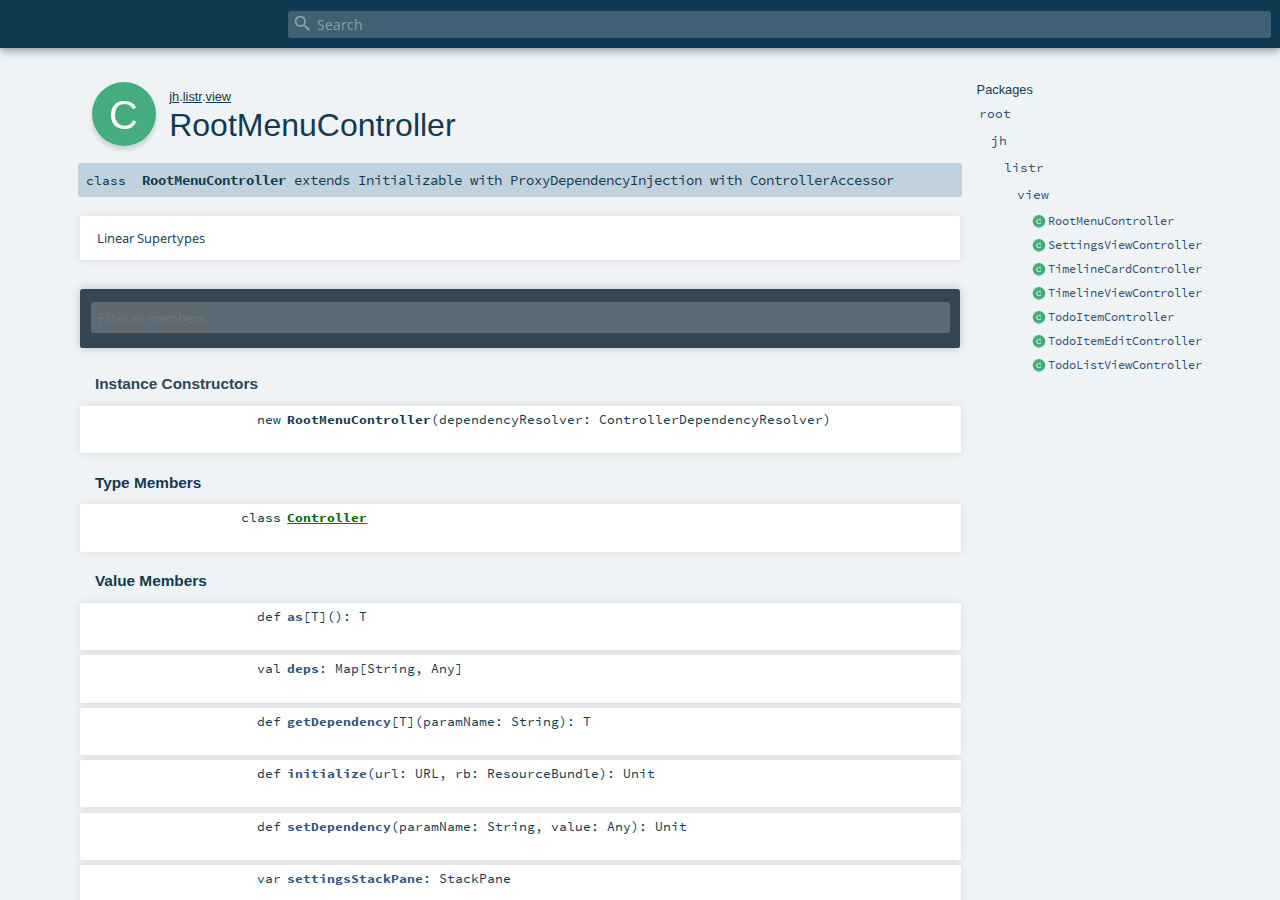
<file: target/scala-2.12/api/jh/listr/view/RootMenuController.html>
<!DOCTYPE html >
<html>
        <head>
          <meta http-equiv="X-UA-Compatible" content="IE=edge" />
          <meta name="viewport" content="width=device-width, initial-scale=1.0, maximum-scale=1.0, user-scalable=no" />
          <title></title>
          <meta name="description" content="" />
          <meta name="keywords" content="" />
          <meta http-equiv="content-type" content="text/html; charset=UTF-8" />
          
      <link href="../../../lib/index.css" media="screen" type="text/css" rel="stylesheet" />
      <link href="../../../lib/template.css" media="screen" type="text/css" rel="stylesheet" />
      <link href="../../../lib/diagrams.css" media="screen" type="text/css" rel="stylesheet" id="diagrams-css" />
      <script type="text/javascript" src="../../../lib/jquery.js"></script>
      <script type="text/javascript" src="../../../lib/jquery.panzoom.min.js"></script>
      <script type="text/javascript" src="../../../lib/jquery.mousewheel.min.js"></script>
      <script type="text/javascript" src="../../../lib/index.js"></script>
      <script type="text/javascript" src="../../../index.js"></script>
      <script type="text/javascript" src="../../../lib/scheduler.js"></script>
      <script type="text/javascript" src="../../../lib/template.js"></script>
      <script type="text/javascript" src="../../../lib/tools.tooltip.js"></script>
      
      <script type="text/javascript">
        /* this variable can be used by the JS to determine the path to the root document */
        var toRoot = '../../../';
      </script>
    
        </head>
        <body>
      <div id="search">
        <span id="doc-title"><span id="doc-version"></span></span>
        <span class="close-results"><span class="left">&lt;</span> Back</span>
        <div id="textfilter">
          <span class="input">
            <input autocapitalize="none" placeholder="Search" id="index-input" type="text" accesskey="/" />
            <i class="clear material-icons"></i>
            <i id="search-icon" class="material-icons"></i>
          </span>
        </div>
    </div>
      <div id="search-results">
        <div id="search-progress">
          <div id="progress-fill"></div>
        </div>
        <div id="results-content">
          <div id="entity-results"></div>
          <div id="member-results"></div>
        </div>
      </div>
      <div id="content-scroll-container" style="-webkit-overflow-scrolling: touch;">
        <div id="content-container" style="-webkit-overflow-scrolling: touch;">
          <div id="subpackage-spacer">
            <div id="packages">
              <h1>Packages</h1>
              <ul>
                <li name="_root_.root" visbl="pub" class="indented0 " data-isabs="false" fullComment="yes" group="Ungrouped">
      <a id="_root_"></a><a id="root:_root_"></a>
      <span class="permalink">
      <a href="index.html#_root_" title="Permalink">
        <i class="material-icons"></i>
      </a>
    </span>
      <span class="modifier_kind">
        <span class="modifier"></span>
        <span class="kind">package</span>
      </span>
      <span class="symbol">
        <a title="" href="../../../index.html">
              <span class="name">root</span>
            </a>
      </span>
      
      <div class="fullcomment"><dl class="attributes block"> <dt>Definition Classes</dt><dd><a href="../../../index.html" class="extype" name="_root_">root</a></dd></dl></div>
    </li><li name="_root_.jh" visbl="pub" class="indented1 " data-isabs="false" fullComment="yes" group="Ungrouped">
      <a id="jh"></a><a id="jh:jh"></a>
      <span class="permalink">
      <a href="index.html#jh" title="Permalink">
        <i class="material-icons"></i>
      </a>
    </span>
      <span class="modifier_kind">
        <span class="modifier"></span>
        <span class="kind">package</span>
      </span>
      <span class="symbol">
        <a title="" href="../../index.html">
              <span class="name">jh</span>
            </a>
      </span>
      
      <div class="fullcomment"><dl class="attributes block"> <dt>Definition Classes</dt><dd><a href="../../../index.html" class="extype" name="_root_">root</a></dd></dl></div>
    </li><li name="jh.listr" visbl="pub" class="indented2 " data-isabs="false" fullComment="yes" group="Ungrouped">
      <a id="listr"></a><a id="listr:listr"></a>
      <span class="permalink">
      <a href="../jh/index.html#listr" title="Permalink">
        <i class="material-icons"></i>
      </a>
    </span>
      <span class="modifier_kind">
        <span class="modifier"></span>
        <span class="kind">package</span>
      </span>
      <span class="symbol">
        <a title="" href="../index.html">
              <span class="name">listr</span>
            </a>
      </span>
      
      <div class="fullcomment"><dl class="attributes block"> <dt>Definition Classes</dt><dd><a href="../../index.html" class="extype" name="jh">jh</a></dd></dl></div>
    </li><li name="jh.listr.view" visbl="pub" class="indented3 " data-isabs="false" fullComment="yes" group="Ungrouped">
      <a id="view"></a><a id="view:view"></a>
      <span class="permalink">
      <a href="../../jh/listr/index.html#view" title="Permalink">
        <i class="material-icons"></i>
      </a>
    </span>
      <span class="modifier_kind">
        <span class="modifier"></span>
        <span class="kind">package</span>
      </span>
      <span class="symbol">
        <a title="" href="index.html">
              <span class="name">view</span>
            </a>
      </span>
      
      <div class="fullcomment"><dl class="attributes block"> <dt>Definition Classes</dt><dd><a href="../index.html" class="extype" name="jh.listr">listr</a></dd></dl></div>
    </li><li class="current-entities indented3">
                        <span class="separator"></span>
                        <a class="class" href="" title=""></a>
                        <a href="" title="">
                          RootMenuController
                        </a>
                      </li><li class="current-entities indented3">
                        <span class="separator"></span>
                        <a class="class" href="SettingsViewController.html" title=""></a>
                        <a href="SettingsViewController.html" title="">
                          SettingsViewController
                        </a>
                      </li><li class="current-entities indented3">
                        <span class="separator"></span>
                        <a class="class" href="TimelineCardController.html" title=""></a>
                        <a href="TimelineCardController.html" title="">
                          TimelineCardController
                        </a>
                      </li><li class="current-entities indented3">
                        <span class="separator"></span>
                        <a class="class" href="TimelineViewController.html" title=""></a>
                        <a href="TimelineViewController.html" title="">
                          TimelineViewController
                        </a>
                      </li><li class="current-entities indented3">
                        <span class="separator"></span>
                        <a class="class" href="TodoItemController.html" title=""></a>
                        <a href="TodoItemController.html" title="">
                          TodoItemController
                        </a>
                      </li><li class="current-entities indented3">
                        <span class="separator"></span>
                        <a class="class" href="TodoItemEditController.html" title=""></a>
                        <a href="TodoItemEditController.html" title="">
                          TodoItemEditController
                        </a>
                      </li><li class="current-entities indented3">
                        <span class="separator"></span>
                        <a class="class" href="TodoListViewController.html" title=""></a>
                        <a href="TodoListViewController.html" title="">
                          TodoListViewController
                        </a>
                      </li>
              </ul>
            </div>
          </div>
          <div id="content">
            <body class="class type">
      <div id="definition">
        <div class="big-circle class">c</div>
        <p id="owner"><a href="../../index.html" class="extype" name="jh">jh</a>.<a href="../index.html" class="extype" name="jh.listr">listr</a>.<a href="index.html" class="extype" name="jh.listr.view">view</a></p>
        <h1>RootMenuController<span class="permalink">
      <a href="../../../jh/listr/view/RootMenuController.html" title="Permalink">
        <i class="material-icons"></i>
      </a>
    </span></h1>
        <h3><span class="morelinks"></span></h3>
      </div>

      <h4 id="signature" class="signature">
      <span class="modifier_kind">
        <span class="modifier"></span>
        <span class="kind">class</span>
      </span>
      <span class="symbol">
        <span class="name">RootMenuController</span><span class="result"> extends <span class="extype" name="javafx.fxml.Initializable">Initializable</span> with <span class="extype" name="scalafxml.core.FxmlProxyGenerator.ProxyDependencyInjection">ProxyDependencyInjection</span> with <span class="extype" name="scalafxml.core.ControllerAccessor">ControllerAccessor</span></span>
      </span>
      </h4>

      
          <div id="comment" class="fullcommenttop"><div class="toggleContainer block">
          <span class="toggle">
            Linear Supertypes
          </span>
          <div class="superTypes hiddenContent"><span class="extype" name="scalafxml.core.ControllerAccessor">ControllerAccessor</span>, <span class="extype" name="scalafxml.core.FxmlProxyGenerator.ProxyDependencyInjection">ProxyDependencyInjection</span>, <span class="extype" name="javafx.fxml.Initializable">Initializable</span>, <span class="extype" name="scala.AnyRef">AnyRef</span>, <span class="extype" name="scala.Any">Any</span></div>
        </div></div>
        

      <div id="mbrsel">
        <div class="toggle"></div>
        <div id="memberfilter">
          <i class="material-icons arrow"></i>
          <span class="input">
            <input id="mbrsel-input" placeholder="Filter all members" type="text" accesskey="/" />
          </span>
          <i class="clear material-icons"></i>
        </div>
        <div id="filterby">
          <div id="order">
            <span class="filtertype">Ordering</span>
            <ol>
              
              <li class="alpha in"><span>Alphabetic</span></li>
              <li class="inherit out"><span>By Inheritance</span></li>
            </ol>
          </div>
          <div class="ancestors">
                  <span class="filtertype">Inherited<br />
                  </span>
                  <ol id="linearization">
                    <li class="in" name="jh.listr.view.RootMenuController"><span>RootMenuController</span></li><li class="in" name="scalafxml.core.ControllerAccessor"><span>ControllerAccessor</span></li><li class="in" name="scalafxml.core.FxmlProxyGenerator.ProxyDependencyInjection"><span>ProxyDependencyInjection</span></li><li class="in" name="javafx.fxml.Initializable"><span>Initializable</span></li><li class="in" name="scala.AnyRef"><span>AnyRef</span></li><li class="in" name="scala.Any"><span>Any</span></li>
                  </ol>
                </div><div class="ancestors">
              <span class="filtertype"></span>
              <ol>
                <li class="hideall out"><span>Hide All</span></li>
                <li class="showall in"><span>Show All</span></li>
              </ol>
            </div>
          <div id="visbl">
              <span class="filtertype">Visibility</span>
              <ol><li class="public in"><span>Public</span></li><li class="all out"><span>All</span></li></ol>
            </div>
        </div>
      </div>

      <div id="template">
        <div id="allMembers">
        <div id="constructors" class="members">
              <h3>Instance Constructors</h3>
              <ol><li name="jh.listr.view.RootMenuController#&lt;init&gt;" visbl="pub" class="indented0 " data-isabs="false" fullComment="no" group="Ungrouped">
      <a id="&lt;init&gt;(dependencyResolver:scalafxml.core.ControllerDependencyResolver):jh.listr.view.RootMenuController"></a><a id="&lt;init&gt;:RootMenuController"></a>
      <span class="permalink">
      <a href="../../../jh/listr/view/RootMenuController.html#&lt;init&gt;(dependencyResolver:scalafxml.core.ControllerDependencyResolver):jh.listr.view.RootMenuController" title="Permalink">
        <i class="material-icons"></i>
      </a>
    </span>
      <span class="modifier_kind">
        <span class="modifier"></span>
        <span class="kind">new</span>
      </span>
      <span class="symbol">
        <span class="name">RootMenuController</span><span class="params">(<span name="dependencyResolver">dependencyResolver: <span class="extype" name="scalafxml.core.ControllerDependencyResolver">ControllerDependencyResolver</span></span>)</span>
      </span>
      
      
    </li></ol>
            </div>

        <div id="types" class="types members">
              <h3>Type Members</h3>
              <ol><li name="jh.listr.view.RootMenuController.Controller" visbl="pub" class="indented0 " data-isabs="false" fullComment="no" group="Ungrouped">
      <a id="ControllerextendsAnyRef"></a><a id="Controller:Controller"></a>
      <span class="permalink">
      <a href="../../../jh/listr/view/RootMenuController.html#ControllerextendsAnyRef" title="Permalink">
        <i class="material-icons"></i>
      </a>
    </span>
      <span class="modifier_kind">
        <span class="modifier"></span>
        <span class="kind">class</span>
      </span>
      <span class="symbol">
        <a title="" href="RootMenuController$Controller.html">
              <span class="name">Controller</span>
            </a><span class="result"> extends <span class="extype" name="scala.AnyRef">AnyRef</span></span>
      </span>
      
      
    </li></ol>
            </div>

        

        <div class="values members">
              <h3>Value Members</h3>
              <ol>
                <li name="scala.AnyRef#!=" visbl="pub" class="indented0 " data-isabs="false" fullComment="yes" group="Ungrouped">
      <a id="!=(x$1:Any):Boolean"></a><a id="!=(Any):Boolean"></a>
      <span class="permalink">
      <a href="../../../jh/listr/view/RootMenuController.html#!=(x$1:Any):Boolean" title="Permalink">
        <i class="material-icons"></i>
      </a>
    </span>
      <span class="modifier_kind">
        <span class="modifier">final </span>
        <span class="kind">def</span>
      </span>
      <span class="symbol">
        <span title="gt4s: $bang$eq" class="name">!=</span><span class="params">(<span name="arg0">arg0: <span class="extype" name="scala.Any">Any</span></span>)</span><span class="result">: <span class="extype" name="scala.Boolean">Boolean</span></span>
      </span>
      
      <div class="fullcomment"><dl class="attributes block"> <dt>Definition Classes</dt><dd>AnyRef → Any</dd></dl></div>
    </li><li name="scala.AnyRef###" visbl="pub" class="indented0 " data-isabs="false" fullComment="yes" group="Ungrouped">
      <a id="##():Int"></a>
      <span class="permalink">
      <a href="../../../jh/listr/view/RootMenuController.html###():Int" title="Permalink">
        <i class="material-icons"></i>
      </a>
    </span>
      <span class="modifier_kind">
        <span class="modifier">final </span>
        <span class="kind">def</span>
      </span>
      <span class="symbol">
        <span title="gt4s: $hash$hash" class="name">##</span><span class="params">()</span><span class="result">: <span class="extype" name="scala.Int">Int</span></span>
      </span>
      
      <div class="fullcomment"><dl class="attributes block"> <dt>Definition Classes</dt><dd>AnyRef → Any</dd></dl></div>
    </li><li name="scala.AnyRef#==" visbl="pub" class="indented0 " data-isabs="false" fullComment="yes" group="Ungrouped">
      <a id="==(x$1:Any):Boolean"></a><a id="==(Any):Boolean"></a>
      <span class="permalink">
      <a href="../../../jh/listr/view/RootMenuController.html#==(x$1:Any):Boolean" title="Permalink">
        <i class="material-icons"></i>
      </a>
    </span>
      <span class="modifier_kind">
        <span class="modifier">final </span>
        <span class="kind">def</span>
      </span>
      <span class="symbol">
        <span title="gt4s: $eq$eq" class="name">==</span><span class="params">(<span name="arg0">arg0: <span class="extype" name="scala.Any">Any</span></span>)</span><span class="result">: <span class="extype" name="scala.Boolean">Boolean</span></span>
      </span>
      
      <div class="fullcomment"><dl class="attributes block"> <dt>Definition Classes</dt><dd>AnyRef → Any</dd></dl></div>
    </li><li name="jh.listr.view.RootMenuController#as" visbl="pub" class="indented0 " data-isabs="false" fullComment="yes" group="Ungrouped">
      <a id="as[T]():T"></a>
      <span class="permalink">
      <a href="../../../jh/listr/view/RootMenuController.html#as[T]():T" title="Permalink">
        <i class="material-icons"></i>
      </a>
    </span>
      <span class="modifier_kind">
        <span class="modifier"></span>
        <span class="kind">def</span>
      </span>
      <span class="symbol">
        <span class="name">as</span><span class="tparams">[<span name="T">T</span>]</span><span class="params">()</span><span class="result">: <span class="extype" name="jh.listr.view.RootMenuController.as.T">T</span></span>
      </span>
      
      <div class="fullcomment"><dl class="attributes block"> <dt>Definition Classes</dt><dd><a href="" class="extype" name="jh.listr.view.RootMenuController">RootMenuController</a> → ControllerAccessor</dd></dl></div>
    </li><li name="scala.Any#asInstanceOf" visbl="pub" class="indented0 " data-isabs="false" fullComment="yes" group="Ungrouped">
      <a id="asInstanceOf[T0]:T0"></a>
      <span class="permalink">
      <a href="../../../jh/listr/view/RootMenuController.html#asInstanceOf[T0]:T0" title="Permalink">
        <i class="material-icons"></i>
      </a>
    </span>
      <span class="modifier_kind">
        <span class="modifier">final </span>
        <span class="kind">def</span>
      </span>
      <span class="symbol">
        <span class="name">asInstanceOf</span><span class="tparams">[<span name="T0">T0</span>]</span><span class="result">: <span class="extype" name="scala.Any.asInstanceOf.T0">T0</span></span>
      </span>
      
      <div class="fullcomment"><dl class="attributes block"> <dt>Definition Classes</dt><dd>Any</dd></dl></div>
    </li><li name="scala.AnyRef#clone" visbl="prt" class="indented0 " data-isabs="false" fullComment="yes" group="Ungrouped">
      <a id="clone():Object"></a><a id="clone():AnyRef"></a>
      <span class="permalink">
      <a href="../../../jh/listr/view/RootMenuController.html#clone():Object" title="Permalink">
        <i class="material-icons"></i>
      </a>
    </span>
      <span class="modifier_kind">
        <span class="modifier"></span>
        <span class="kind">def</span>
      </span>
      <span class="symbol">
        <span class="name">clone</span><span class="params">()</span><span class="result">: <span class="extype" name="scala.AnyRef">AnyRef</span></span>
      </span>
      
      <div class="fullcomment"><dl class="attributes block"> <dt>Attributes</dt><dd>protected[<a href="../../../java/lang/index.html" class="extype" name="java.lang">java.lang</a>] </dd><dt>Definition Classes</dt><dd>AnyRef</dd><dt>Annotations</dt><dd>
                <span class="name">@throws</span><span class="args">(<span>
      
      <span class="defval" name="classOf[java.lang.CloneNotSupportedException]">...</span>
    </span>)</span>
              
        </dd></dl></div>
    </li><li name="scalafxml.core.FxmlProxyGenerator.ProxyDependencyInjection#deps" visbl="pub" class="indented0 " data-isabs="false" fullComment="yes" group="Ungrouped">
      <a id="deps:scala.collection.mutable.Map[String,Any]"></a><a id="deps:Map[String,Any]"></a>
      <span class="permalink">
      <a href="../../../jh/listr/view/RootMenuController.html#deps:scala.collection.mutable.Map[String,Any]" title="Permalink">
        <i class="material-icons"></i>
      </a>
    </span>
      <span class="modifier_kind">
        <span class="modifier"></span>
        <span class="kind">val</span>
      </span>
      <span class="symbol">
        <span class="name">deps</span><span class="result">: <span class="extype" name="scala.collection.mutable.Map">Map</span>[<span class="extype" name="scala.Predef.String">String</span>, <span class="extype" name="scala.Any">Any</span>]</span>
      </span>
      
      <div class="fullcomment"><dl class="attributes block"> <dt>Definition Classes</dt><dd>ProxyDependencyInjection</dd></dl></div>
    </li><li name="scala.AnyRef#eq" visbl="pub" class="indented0 " data-isabs="false" fullComment="yes" group="Ungrouped">
      <a id="eq(x$1:AnyRef):Boolean"></a><a id="eq(AnyRef):Boolean"></a>
      <span class="permalink">
      <a href="../../../jh/listr/view/RootMenuController.html#eq(x$1:AnyRef):Boolean" title="Permalink">
        <i class="material-icons"></i>
      </a>
    </span>
      <span class="modifier_kind">
        <span class="modifier">final </span>
        <span class="kind">def</span>
      </span>
      <span class="symbol">
        <span class="name">eq</span><span class="params">(<span name="arg0">arg0: <span class="extype" name="scala.AnyRef">AnyRef</span></span>)</span><span class="result">: <span class="extype" name="scala.Boolean">Boolean</span></span>
      </span>
      
      <div class="fullcomment"><dl class="attributes block"> <dt>Definition Classes</dt><dd>AnyRef</dd></dl></div>
    </li><li name="scala.AnyRef#equals" visbl="pub" class="indented0 " data-isabs="false" fullComment="yes" group="Ungrouped">
      <a id="equals(x$1:Any):Boolean"></a><a id="equals(Any):Boolean"></a>
      <span class="permalink">
      <a href="../../../jh/listr/view/RootMenuController.html#equals(x$1:Any):Boolean" title="Permalink">
        <i class="material-icons"></i>
      </a>
    </span>
      <span class="modifier_kind">
        <span class="modifier"></span>
        <span class="kind">def</span>
      </span>
      <span class="symbol">
        <span class="name">equals</span><span class="params">(<span name="arg0">arg0: <span class="extype" name="scala.Any">Any</span></span>)</span><span class="result">: <span class="extype" name="scala.Boolean">Boolean</span></span>
      </span>
      
      <div class="fullcomment"><dl class="attributes block"> <dt>Definition Classes</dt><dd>AnyRef → Any</dd></dl></div>
    </li><li name="scala.AnyRef#finalize" visbl="prt" class="indented0 " data-isabs="false" fullComment="yes" group="Ungrouped">
      <a id="finalize():Unit"></a>
      <span class="permalink">
      <a href="../../../jh/listr/view/RootMenuController.html#finalize():Unit" title="Permalink">
        <i class="material-icons"></i>
      </a>
    </span>
      <span class="modifier_kind">
        <span class="modifier"></span>
        <span class="kind">def</span>
      </span>
      <span class="symbol">
        <span class="name">finalize</span><span class="params">()</span><span class="result">: <span class="extype" name="scala.Unit">Unit</span></span>
      </span>
      
      <div class="fullcomment"><dl class="attributes block"> <dt>Attributes</dt><dd>protected[<a href="../../../java/lang/index.html" class="extype" name="java.lang">java.lang</a>] </dd><dt>Definition Classes</dt><dd>AnyRef</dd><dt>Annotations</dt><dd>
                <span class="name">@throws</span><span class="args">(<span>
      
      <span class="symbol">classOf[java.lang.Throwable]</span>
    </span>)</span>
              
        </dd></dl></div>
    </li><li name="scala.AnyRef#getClass" visbl="pub" class="indented0 " data-isabs="false" fullComment="yes" group="Ungrouped">
      <a id="getClass():Class[_]"></a>
      <span class="permalink">
      <a href="../../../jh/listr/view/RootMenuController.html#getClass():Class[_]" title="Permalink">
        <i class="material-icons"></i>
      </a>
    </span>
      <span class="modifier_kind">
        <span class="modifier">final </span>
        <span class="kind">def</span>
      </span>
      <span class="symbol">
        <span class="name">getClass</span><span class="params">()</span><span class="result">: <span class="extype" name="java.lang.Class">Class</span>[_]</span>
      </span>
      
      <div class="fullcomment"><dl class="attributes block"> <dt>Definition Classes</dt><dd>AnyRef → Any</dd></dl></div>
    </li><li name="scalafxml.core.FxmlProxyGenerator.ProxyDependencyInjection#getDependency" visbl="pub" class="indented0 " data-isabs="false" fullComment="yes" group="Ungrouped">
      <a id="getDependency[T](paramName:String):T"></a><a id="getDependency[T](String):T"></a>
      <span class="permalink">
      <a href="../../../jh/listr/view/RootMenuController.html#getDependency[T](paramName:String):T" title="Permalink">
        <i class="material-icons"></i>
      </a>
    </span>
      <span class="modifier_kind">
        <span class="modifier"></span>
        <span class="kind">def</span>
      </span>
      <span class="symbol">
        <span class="name">getDependency</span><span class="tparams">[<span name="T">T</span>]</span><span class="params">(<span name="paramName">paramName: <span class="extype" name="scala.Predef.String">String</span></span>)</span><span class="result">: <span class="extype" name="scalafxml.core.FxmlProxyGenerator.ProxyDependencyInjection.getDependency.T">T</span></span>
      </span>
      
      <div class="fullcomment"><dl class="attributes block"> <dt>Definition Classes</dt><dd>ProxyDependencyInjection</dd></dl></div>
    </li><li name="scala.AnyRef#hashCode" visbl="pub" class="indented0 " data-isabs="false" fullComment="yes" group="Ungrouped">
      <a id="hashCode():Int"></a>
      <span class="permalink">
      <a href="../../../jh/listr/view/RootMenuController.html#hashCode():Int" title="Permalink">
        <i class="material-icons"></i>
      </a>
    </span>
      <span class="modifier_kind">
        <span class="modifier"></span>
        <span class="kind">def</span>
      </span>
      <span class="symbol">
        <span class="name">hashCode</span><span class="params">()</span><span class="result">: <span class="extype" name="scala.Int">Int</span></span>
      </span>
      
      <div class="fullcomment"><dl class="attributes block"> <dt>Definition Classes</dt><dd>AnyRef → Any</dd></dl></div>
    </li><li name="jh.listr.view.RootMenuController#initialize" visbl="pub" class="indented0 " data-isabs="false" fullComment="yes" group="Ungrouped">
      <a id="initialize(url:java.net.URL,rb:java.util.ResourceBundle):Unit"></a><a id="initialize(URL,ResourceBundle):Unit"></a>
      <span class="permalink">
      <a href="../../../jh/listr/view/RootMenuController.html#initialize(url:java.net.URL,rb:java.util.ResourceBundle):Unit" title="Permalink">
        <i class="material-icons"></i>
      </a>
    </span>
      <span class="modifier_kind">
        <span class="modifier"></span>
        <span class="kind">def</span>
      </span>
      <span class="symbol">
        <span class="name">initialize</span><span class="params">(<span name="url">url: <span class="extype" name="java.net.URL">URL</span></span>, <span name="rb">rb: <span class="extype" name="java.util.ResourceBundle">ResourceBundle</span></span>)</span><span class="result">: <span class="extype" name="scala.Unit">Unit</span></span>
      </span>
      
      <div class="fullcomment"><dl class="attributes block"> <dt>Definition Classes</dt><dd><a href="" class="extype" name="jh.listr.view.RootMenuController">RootMenuController</a> → Initializable</dd></dl></div>
    </li><li name="scala.Any#isInstanceOf" visbl="pub" class="indented0 " data-isabs="false" fullComment="yes" group="Ungrouped">
      <a id="isInstanceOf[T0]:Boolean"></a>
      <span class="permalink">
      <a href="../../../jh/listr/view/RootMenuController.html#isInstanceOf[T0]:Boolean" title="Permalink">
        <i class="material-icons"></i>
      </a>
    </span>
      <span class="modifier_kind">
        <span class="modifier">final </span>
        <span class="kind">def</span>
      </span>
      <span class="symbol">
        <span class="name">isInstanceOf</span><span class="tparams">[<span name="T0">T0</span>]</span><span class="result">: <span class="extype" name="scala.Boolean">Boolean</span></span>
      </span>
      
      <div class="fullcomment"><dl class="attributes block"> <dt>Definition Classes</dt><dd>Any</dd></dl></div>
    </li><li name="scala.AnyRef#ne" visbl="pub" class="indented0 " data-isabs="false" fullComment="yes" group="Ungrouped">
      <a id="ne(x$1:AnyRef):Boolean"></a><a id="ne(AnyRef):Boolean"></a>
      <span class="permalink">
      <a href="../../../jh/listr/view/RootMenuController.html#ne(x$1:AnyRef):Boolean" title="Permalink">
        <i class="material-icons"></i>
      </a>
    </span>
      <span class="modifier_kind">
        <span class="modifier">final </span>
        <span class="kind">def</span>
      </span>
      <span class="symbol">
        <span class="name">ne</span><span class="params">(<span name="arg0">arg0: <span class="extype" name="scala.AnyRef">AnyRef</span></span>)</span><span class="result">: <span class="extype" name="scala.Boolean">Boolean</span></span>
      </span>
      
      <div class="fullcomment"><dl class="attributes block"> <dt>Definition Classes</dt><dd>AnyRef</dd></dl></div>
    </li><li name="scala.AnyRef#notify" visbl="pub" class="indented0 " data-isabs="false" fullComment="yes" group="Ungrouped">
      <a id="notify():Unit"></a>
      <span class="permalink">
      <a href="../../../jh/listr/view/RootMenuController.html#notify():Unit" title="Permalink">
        <i class="material-icons"></i>
      </a>
    </span>
      <span class="modifier_kind">
        <span class="modifier">final </span>
        <span class="kind">def</span>
      </span>
      <span class="symbol">
        <span class="name">notify</span><span class="params">()</span><span class="result">: <span class="extype" name="scala.Unit">Unit</span></span>
      </span>
      
      <div class="fullcomment"><dl class="attributes block"> <dt>Definition Classes</dt><dd>AnyRef</dd></dl></div>
    </li><li name="scala.AnyRef#notifyAll" visbl="pub" class="indented0 " data-isabs="false" fullComment="yes" group="Ungrouped">
      <a id="notifyAll():Unit"></a>
      <span class="permalink">
      <a href="../../../jh/listr/view/RootMenuController.html#notifyAll():Unit" title="Permalink">
        <i class="material-icons"></i>
      </a>
    </span>
      <span class="modifier_kind">
        <span class="modifier">final </span>
        <span class="kind">def</span>
      </span>
      <span class="symbol">
        <span class="name">notifyAll</span><span class="params">()</span><span class="result">: <span class="extype" name="scala.Unit">Unit</span></span>
      </span>
      
      <div class="fullcomment"><dl class="attributes block"> <dt>Definition Classes</dt><dd>AnyRef</dd></dl></div>
    </li><li name="scalafxml.core.FxmlProxyGenerator.ProxyDependencyInjection#setDependency" visbl="pub" class="indented0 " data-isabs="false" fullComment="yes" group="Ungrouped">
      <a id="setDependency(paramName:String,value:Any):Unit"></a><a id="setDependency(String,Any):Unit"></a>
      <span class="permalink">
      <a href="../../../jh/listr/view/RootMenuController.html#setDependency(paramName:String,value:Any):Unit" title="Permalink">
        <i class="material-icons"></i>
      </a>
    </span>
      <span class="modifier_kind">
        <span class="modifier"></span>
        <span class="kind">def</span>
      </span>
      <span class="symbol">
        <span class="name">setDependency</span><span class="params">(<span name="paramName">paramName: <span class="extype" name="scala.Predef.String">String</span></span>, <span name="value">value: <span class="extype" name="scala.Any">Any</span></span>)</span><span class="result">: <span class="extype" name="scala.Unit">Unit</span></span>
      </span>
      
      <div class="fullcomment"><dl class="attributes block"> <dt>Definition Classes</dt><dd>ProxyDependencyInjection</dd></dl></div>
    </li><li name="jh.listr.view.RootMenuController#settingsStackPane" visbl="pub" class="indented0 " data-isabs="false" fullComment="no" group="Ungrouped">
      <a id="settingsStackPane:javafx.scene.layout.StackPane"></a><a id="settingsStackPane:StackPane"></a>
      <span class="permalink">
      <a href="../../../jh/listr/view/RootMenuController.html#settingsStackPane:javafx.scene.layout.StackPane" title="Permalink">
        <i class="material-icons"></i>
      </a>
    </span>
      <span class="modifier_kind">
        <span class="modifier"></span>
        <span class="kind">var</span>
      </span>
      <span class="symbol">
        <span class="name">settingsStackPane</span><span class="result">: <span class="extype" name="javafx.scene.layout.StackPane">StackPane</span></span>
      </span>
      
      
    </li><li name="scala.AnyRef#synchronized" visbl="pub" class="indented0 " data-isabs="false" fullComment="yes" group="Ungrouped">
      <a id="synchronized[T0](x$1:=&gt;T0):T0"></a><a id="synchronized[T0](⇒T0):T0"></a>
      <span class="permalink">
      <a href="../../../jh/listr/view/RootMenuController.html#synchronized[T0](x$1:=&gt;T0):T0" title="Permalink">
        <i class="material-icons"></i>
      </a>
    </span>
      <span class="modifier_kind">
        <span class="modifier">final </span>
        <span class="kind">def</span>
      </span>
      <span class="symbol">
        <span class="name">synchronized</span><span class="tparams">[<span name="T0">T0</span>]</span><span class="params">(<span name="arg0">arg0: ⇒ <span class="extype" name="java.lang.AnyRef.synchronized.T0">T0</span></span>)</span><span class="result">: <span class="extype" name="java.lang.AnyRef.synchronized.T0">T0</span></span>
      </span>
      
      <div class="fullcomment"><dl class="attributes block"> <dt>Definition Classes</dt><dd>AnyRef</dd></dl></div>
    </li><li name="jh.listr.view.RootMenuController#timelineStackPane" visbl="pub" class="indented0 " data-isabs="false" fullComment="no" group="Ungrouped">
      <a id="timelineStackPane:javafx.scene.layout.StackPane"></a><a id="timelineStackPane:StackPane"></a>
      <span class="permalink">
      <a href="../../../jh/listr/view/RootMenuController.html#timelineStackPane:javafx.scene.layout.StackPane" title="Permalink">
        <i class="material-icons"></i>
      </a>
    </span>
      <span class="modifier_kind">
        <span class="modifier"></span>
        <span class="kind">var</span>
      </span>
      <span class="symbol">
        <span class="name">timelineStackPane</span><span class="result">: <span class="extype" name="javafx.scene.layout.StackPane">StackPane</span></span>
      </span>
      
      
    </li><li name="scala.AnyRef#toString" visbl="pub" class="indented0 " data-isabs="false" fullComment="yes" group="Ungrouped">
      <a id="toString():String"></a>
      <span class="permalink">
      <a href="../../../jh/listr/view/RootMenuController.html#toString():String" title="Permalink">
        <i class="material-icons"></i>
      </a>
    </span>
      <span class="modifier_kind">
        <span class="modifier"></span>
        <span class="kind">def</span>
      </span>
      <span class="symbol">
        <span class="name">toString</span><span class="params">()</span><span class="result">: <span class="extype" name="java.lang.String">String</span></span>
      </span>
      
      <div class="fullcomment"><dl class="attributes block"> <dt>Definition Classes</dt><dd>AnyRef → Any</dd></dl></div>
    </li><li name="jh.listr.view.RootMenuController#todoListStackPane" visbl="pub" class="indented0 " data-isabs="false" fullComment="no" group="Ungrouped">
      <a id="todoListStackPane:javafx.scene.layout.StackPane"></a><a id="todoListStackPane:StackPane"></a>
      <span class="permalink">
      <a href="../../../jh/listr/view/RootMenuController.html#todoListStackPane:javafx.scene.layout.StackPane" title="Permalink">
        <i class="material-icons"></i>
      </a>
    </span>
      <span class="modifier_kind">
        <span class="modifier"></span>
        <span class="kind">var</span>
      </span>
      <span class="symbol">
        <span class="name">todoListStackPane</span><span class="result">: <span class="extype" name="javafx.scene.layout.StackPane">StackPane</span></span>
      </span>
      
      
    </li><li name="jh.listr.view.RootMenuController#trianglePointer" visbl="pub" class="indented0 " data-isabs="false" fullComment="no" group="Ungrouped">
      <a id="trianglePointer:javafx.scene.image.ImageView"></a><a id="trianglePointer:ImageView"></a>
      <span class="permalink">
      <a href="../../../jh/listr/view/RootMenuController.html#trianglePointer:javafx.scene.image.ImageView" title="Permalink">
        <i class="material-icons"></i>
      </a>
    </span>
      <span class="modifier_kind">
        <span class="modifier"></span>
        <span class="kind">var</span>
      </span>
      <span class="symbol">
        <span class="name">trianglePointer</span><span class="result">: <span class="extype" name="javafx.scene.image.ImageView">ImageView</span></span>
      </span>
      
      
    </li><li name="scala.AnyRef#wait" visbl="pub" class="indented0 " data-isabs="false" fullComment="yes" group="Ungrouped">
      <a id="wait():Unit"></a>
      <span class="permalink">
      <a href="../../../jh/listr/view/RootMenuController.html#wait():Unit" title="Permalink">
        <i class="material-icons"></i>
      </a>
    </span>
      <span class="modifier_kind">
        <span class="modifier">final </span>
        <span class="kind">def</span>
      </span>
      <span class="symbol">
        <span class="name">wait</span><span class="params">()</span><span class="result">: <span class="extype" name="scala.Unit">Unit</span></span>
      </span>
      
      <div class="fullcomment"><dl class="attributes block"> <dt>Definition Classes</dt><dd>AnyRef</dd><dt>Annotations</dt><dd>
                <span class="name">@throws</span><span class="args">(<span>
      
      <span class="defval" name="classOf[java.lang.InterruptedException]">...</span>
    </span>)</span>
              
        </dd></dl></div>
    </li><li name="scala.AnyRef#wait" visbl="pub" class="indented0 " data-isabs="false" fullComment="yes" group="Ungrouped">
      <a id="wait(x$1:Long,x$2:Int):Unit"></a><a id="wait(Long,Int):Unit"></a>
      <span class="permalink">
      <a href="../../../jh/listr/view/RootMenuController.html#wait(x$1:Long,x$2:Int):Unit" title="Permalink">
        <i class="material-icons"></i>
      </a>
    </span>
      <span class="modifier_kind">
        <span class="modifier">final </span>
        <span class="kind">def</span>
      </span>
      <span class="symbol">
        <span class="name">wait</span><span class="params">(<span name="arg0">arg0: <span class="extype" name="scala.Long">Long</span></span>, <span name="arg1">arg1: <span class="extype" name="scala.Int">Int</span></span>)</span><span class="result">: <span class="extype" name="scala.Unit">Unit</span></span>
      </span>
      
      <div class="fullcomment"><dl class="attributes block"> <dt>Definition Classes</dt><dd>AnyRef</dd><dt>Annotations</dt><dd>
                <span class="name">@throws</span><span class="args">(<span>
      
      <span class="defval" name="classOf[java.lang.InterruptedException]">...</span>
    </span>)</span>
              
        </dd></dl></div>
    </li><li name="scala.AnyRef#wait" visbl="pub" class="indented0 " data-isabs="false" fullComment="yes" group="Ungrouped">
      <a id="wait(x$1:Long):Unit"></a><a id="wait(Long):Unit"></a>
      <span class="permalink">
      <a href="../../../jh/listr/view/RootMenuController.html#wait(x$1:Long):Unit" title="Permalink">
        <i class="material-icons"></i>
      </a>
    </span>
      <span class="modifier_kind">
        <span class="modifier">final </span>
        <span class="kind">def</span>
      </span>
      <span class="symbol">
        <span class="name">wait</span><span class="params">(<span name="arg0">arg0: <span class="extype" name="scala.Long">Long</span></span>)</span><span class="result">: <span class="extype" name="scala.Unit">Unit</span></span>
      </span>
      
      <div class="fullcomment"><dl class="attributes block"> <dt>Definition Classes</dt><dd>AnyRef</dd><dt>Annotations</dt><dd>
                <span class="name">@throws</span><span class="args">(<span>
      
      <span class="defval" name="classOf[java.lang.InterruptedException]">...</span>
    </span>)</span>
              
        </dd></dl></div>
    </li>
              </ol>
            </div>

        

        
        </div>

        <div id="inheritedMembers">
        <div class="parent" name="scalafxml.core.ControllerAccessor">
              <h3>Inherited from <span class="extype" name="scalafxml.core.ControllerAccessor">ControllerAccessor</span></h3>
            </div><div class="parent" name="scalafxml.core.FxmlProxyGenerator.ProxyDependencyInjection">
              <h3>Inherited from <span class="extype" name="scalafxml.core.FxmlProxyGenerator.ProxyDependencyInjection">ProxyDependencyInjection</span></h3>
            </div><div class="parent" name="javafx.fxml.Initializable">
              <h3>Inherited from <span class="extype" name="javafx.fxml.Initializable">Initializable</span></h3>
            </div><div class="parent" name="scala.AnyRef">
              <h3>Inherited from <span class="extype" name="scala.AnyRef">AnyRef</span></h3>
            </div><div class="parent" name="scala.Any">
              <h3>Inherited from <span class="extype" name="scala.Any">Any</span></h3>
            </div>
        
        </div>

        <div id="groupedMembers">
        <div class="group" name="Ungrouped">
              <h3>Ungrouped</h3>
              
            </div>
        </div>

      </div>

      <div id="tooltip"></div>

      <div id="footer">  </div>
    </body>
          </div>
        </div>
      </div>
    </body>
      </html>
</file>
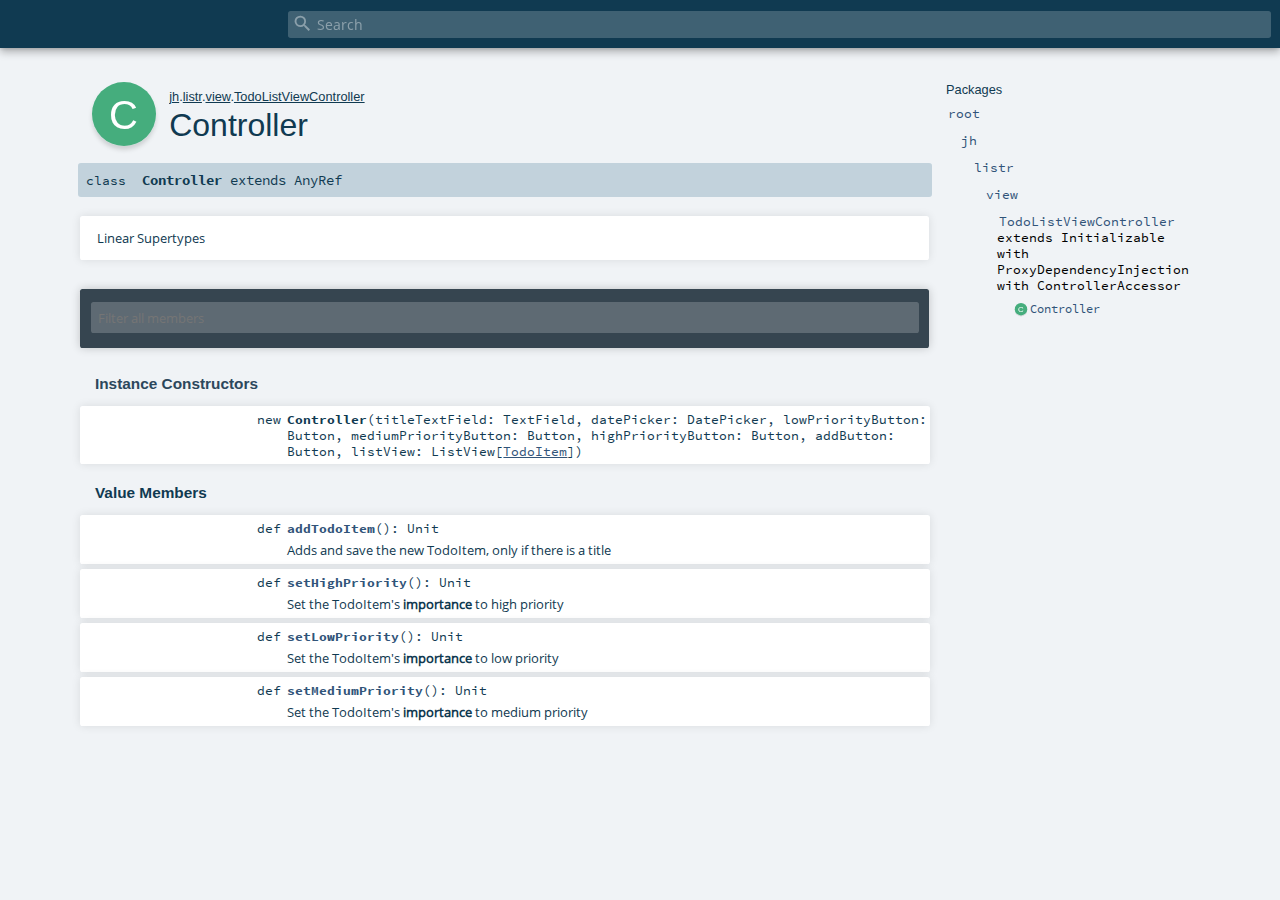
<file: target/scala-2.12/api/jh/listr/view/TodoListViewController$Controller.html>
<!DOCTYPE html >
<html>
        <head>
          <meta http-equiv="X-UA-Compatible" content="IE=edge" />
          <meta name="viewport" content="width=device-width, initial-scale=1.0, maximum-scale=1.0, user-scalable=no" />
          <title></title>
          <meta name="description" content="" />
          <meta name="keywords" content="" />
          <meta http-equiv="content-type" content="text/html; charset=UTF-8" />
          
      <link href="../../../lib/index.css" media="screen" type="text/css" rel="stylesheet" />
      <link href="../../../lib/template.css" media="screen" type="text/css" rel="stylesheet" />
      <link href="../../../lib/diagrams.css" media="screen" type="text/css" rel="stylesheet" id="diagrams-css" />
      <script type="text/javascript" src="../../../lib/jquery.js"></script>
      <script type="text/javascript" src="../../../lib/jquery.panzoom.min.js"></script>
      <script type="text/javascript" src="../../../lib/jquery.mousewheel.min.js"></script>
      <script type="text/javascript" src="../../../lib/index.js"></script>
      <script type="text/javascript" src="../../../index.js"></script>
      <script type="text/javascript" src="../../../lib/scheduler.js"></script>
      <script type="text/javascript" src="../../../lib/template.js"></script>
      <script type="text/javascript" src="../../../lib/tools.tooltip.js"></script>
      
      <script type="text/javascript">
        /* this variable can be used by the JS to determine the path to the root document */
        var toRoot = '../../../';
      </script>
    
        </head>
        <body>
      <div id="search">
        <span id="doc-title"><span id="doc-version"></span></span>
        <span class="close-results"><span class="left">&lt;</span> Back</span>
        <div id="textfilter">
          <span class="input">
            <input autocapitalize="none" placeholder="Search" id="index-input" type="text" accesskey="/" />
            <i class="clear material-icons"></i>
            <i id="search-icon" class="material-icons"></i>
          </span>
        </div>
    </div>
      <div id="search-results">
        <div id="search-progress">
          <div id="progress-fill"></div>
        </div>
        <div id="results-content">
          <div id="entity-results"></div>
          <div id="member-results"></div>
        </div>
      </div>
      <div id="content-scroll-container" style="-webkit-overflow-scrolling: touch;">
        <div id="content-container" style="-webkit-overflow-scrolling: touch;">
          <div id="subpackage-spacer">
            <div id="packages">
              <h1>Packages</h1>
              <ul>
                <li name="_root_.root" visbl="pub" class="indented0 " data-isabs="false" fullComment="yes" group="Ungrouped">
      <a id="_root_"></a><a id="root:_root_"></a>
      <span class="permalink">
      <a href="index.html#_root_" title="Permalink">
        <i class="material-icons"></i>
      </a>
    </span>
      <span class="modifier_kind">
        <span class="modifier"></span>
        <span class="kind">package</span>
      </span>
      <span class="symbol">
        <a title="" href="../../../index.html">
              <span class="name">root</span>
            </a>
      </span>
      
      <div class="fullcomment"><dl class="attributes block"> <dt>Definition Classes</dt><dd><a href="../../../index.html" class="extype" name="_root_">root</a></dd></dl></div>
    </li><li name="_root_.jh" visbl="pub" class="indented1 " data-isabs="false" fullComment="yes" group="Ungrouped">
      <a id="jh"></a><a id="jh:jh"></a>
      <span class="permalink">
      <a href="index.html#jh" title="Permalink">
        <i class="material-icons"></i>
      </a>
    </span>
      <span class="modifier_kind">
        <span class="modifier"></span>
        <span class="kind">package</span>
      </span>
      <span class="symbol">
        <a title="" href="../../index.html">
              <span class="name">jh</span>
            </a>
      </span>
      
      <div class="fullcomment"><dl class="attributes block"> <dt>Definition Classes</dt><dd><a href="../../../index.html" class="extype" name="_root_">root</a></dd></dl></div>
    </li><li name="jh.listr" visbl="pub" class="indented2 " data-isabs="false" fullComment="yes" group="Ungrouped">
      <a id="listr"></a><a id="listr:listr"></a>
      <span class="permalink">
      <a href="../jh/index.html#listr" title="Permalink">
        <i class="material-icons"></i>
      </a>
    </span>
      <span class="modifier_kind">
        <span class="modifier"></span>
        <span class="kind">package</span>
      </span>
      <span class="symbol">
        <a title="" href="../index.html">
              <span class="name">listr</span>
            </a>
      </span>
      
      <div class="fullcomment"><dl class="attributes block"> <dt>Definition Classes</dt><dd><a href="../../index.html" class="extype" name="jh">jh</a></dd></dl></div>
    </li><li name="jh.listr.view" visbl="pub" class="indented3 " data-isabs="false" fullComment="yes" group="Ungrouped">
      <a id="view"></a><a id="view:view"></a>
      <span class="permalink">
      <a href="../../jh/listr/index.html#view" title="Permalink">
        <i class="material-icons"></i>
      </a>
    </span>
      <span class="modifier_kind">
        <span class="modifier"></span>
        <span class="kind">package</span>
      </span>
      <span class="symbol">
        <a title="" href="index.html">
              <span class="name">view</span>
            </a>
      </span>
      
      <div class="fullcomment"><dl class="attributes block"> <dt>Definition Classes</dt><dd><a href="../index.html" class="extype" name="jh.listr">listr</a></dd></dl></div>
    </li><li name="jh.listr.view.TodoListViewController" visbl="pub" class="indented4 " data-isabs="false" fullComment="yes" group="Ungrouped">
      <a id="TodoListViewControllerextendsInitializablewithFxmlProxyGenerator.ProxyDependencyInjectionwithControllerAccessor"></a><a id="TodoListViewController:TodoListViewController"></a>
      <span class="permalink">
      <a href="../../../jh/listr/view/index.html#TodoListViewControllerextendsInitializablewithFxmlProxyGenerator.ProxyDependencyInjectionwithControllerAccessor" title="Permalink">
        <i class="material-icons"></i>
      </a>
    </span>
      <span class="modifier_kind">
        <span class="modifier"></span>
        <span class="kind">class</span>
      </span>
      <span class="symbol">
        <a title="" href="TodoListViewController.html">
              <span class="name">TodoListViewController</span>
            </a><span class="result"> extends <span class="extype" name="javafx.fxml.Initializable">Initializable</span> with <span class="extype" name="scalafxml.core.FxmlProxyGenerator.ProxyDependencyInjection">ProxyDependencyInjection</span> with <span class="extype" name="scalafxml.core.ControllerAccessor">ControllerAccessor</span></span>
      </span>
      
      <div class="fullcomment"><dl class="attributes block"> <dt>Definition Classes</dt><dd><a href="index.html" class="extype" name="jh.listr.view">view</a></dd></dl></div>
    </li><li class="current-entities indented4">
                        <span class="separator"></span>
                        <a class="class" href="" title=""></a>
                        <a href="" title="">
                          Controller
                        </a>
                      </li>
              </ul>
            </div>
          </div>
          <div id="content">
            <body class="class type">
      <div id="definition">
        <div class="big-circle class">c</div>
        <p id="owner"><a href="../../index.html" class="extype" name="jh">jh</a>.<a href="../index.html" class="extype" name="jh.listr">listr</a>.<a href="index.html" class="extype" name="jh.listr.view">view</a>.<a href="TodoListViewController.html" class="extype" name="jh.listr.view.TodoListViewController">TodoListViewController</a></p>
        <h1>Controller<span class="permalink">
      <a href="../../../jh/listr/view/TodoListViewController$Controller.html" title="Permalink">
        <i class="material-icons"></i>
      </a>
    </span></h1>
        <h3><span class="morelinks"></span></h3>
      </div>

      <h4 id="signature" class="signature">
      <span class="modifier_kind">
        <span class="modifier"></span>
        <span class="kind">class</span>
      </span>
      <span class="symbol">
        <span class="name">Controller</span><span class="result"> extends <span class="extype" name="scala.AnyRef">AnyRef</span></span>
      </span>
      </h4>

      
          <div id="comment" class="fullcommenttop"><div class="toggleContainer block">
          <span class="toggle">
            Linear Supertypes
          </span>
          <div class="superTypes hiddenContent"><span class="extype" name="scala.AnyRef">AnyRef</span>, <span class="extype" name="scala.Any">Any</span></div>
        </div></div>
        

      <div id="mbrsel">
        <div class="toggle"></div>
        <div id="memberfilter">
          <i class="material-icons arrow"></i>
          <span class="input">
            <input id="mbrsel-input" placeholder="Filter all members" type="text" accesskey="/" />
          </span>
          <i class="clear material-icons"></i>
        </div>
        <div id="filterby">
          <div id="order">
            <span class="filtertype">Ordering</span>
            <ol>
              
              <li class="alpha in"><span>Alphabetic</span></li>
              <li class="inherit out"><span>By Inheritance</span></li>
            </ol>
          </div>
          <div class="ancestors">
                  <span class="filtertype">Inherited<br />
                  </span>
                  <ol id="linearization">
                    <li class="in" name="jh.listr.view.TodoListViewController.Controller"><span>Controller</span></li><li class="in" name="scala.AnyRef"><span>AnyRef</span></li><li class="in" name="scala.Any"><span>Any</span></li>
                  </ol>
                </div><div class="ancestors">
              <span class="filtertype"></span>
              <ol>
                <li class="hideall out"><span>Hide All</span></li>
                <li class="showall in"><span>Show All</span></li>
              </ol>
            </div>
          <div id="visbl">
              <span class="filtertype">Visibility</span>
              <ol><li class="public in"><span>Public</span></li><li class="all out"><span>All</span></li></ol>
            </div>
        </div>
      </div>

      <div id="template">
        <div id="allMembers">
        <div id="constructors" class="members">
              <h3>Instance Constructors</h3>
              <ol><li name="jh.listr.view.TodoListViewController.Controller#&lt;init&gt;" visbl="pub" class="indented0 " data-isabs="false" fullComment="no" group="Ungrouped">
      <a id="&lt;init&gt;(titleTextField:scalafx.scene.control.TextField,datePicker:scalafx.scene.control.DatePicker,lowPriorityButton:scalafx.scene.control.Button,mediumPriorityButton:scalafx.scene.control.Button,highPriorityButton:scalafx.scene.control.Button,addButton:scalafx.scene.control.Button,listView:scalafx.scene.control.ListView[jh.listr.model.TodoItem]):TodoListViewController.this.Controller"></a><a id="&lt;init&gt;:Controller"></a>
      <span class="permalink">
      <a href="../../../jh/listr/view/TodoListViewController$Controller.html#&lt;init&gt;(titleTextField:scalafx.scene.control.TextField,datePicker:scalafx.scene.control.DatePicker,lowPriorityButton:scalafx.scene.control.Button,mediumPriorityButton:scalafx.scene.control.Button,highPriorityButton:scalafx.scene.control.Button,addButton:scalafx.scene.control.Button,listView:scalafx.scene.control.ListView[jh.listr.model.TodoItem]):TodoListViewController.this.Controller" title="Permalink">
        <i class="material-icons"></i>
      </a>
    </span>
      <span class="modifier_kind">
        <span class="modifier"></span>
        <span class="kind">new</span>
      </span>
      <span class="symbol">
        <span class="name">Controller</span><span class="params">(<span name="titleTextField">titleTextField: <span class="extype" name="scalafx.scene.control.TextField">TextField</span></span>, <span name="datePicker">datePicker: <span class="extype" name="scalafx.scene.control.DatePicker">DatePicker</span></span>, <span name="lowPriorityButton">lowPriorityButton: <span class="extype" name="scalafx.scene.control.Button">Button</span></span>, <span name="mediumPriorityButton">mediumPriorityButton: <span class="extype" name="scalafx.scene.control.Button">Button</span></span>, <span name="highPriorityButton">highPriorityButton: <span class="extype" name="scalafx.scene.control.Button">Button</span></span>, <span name="addButton">addButton: <span class="extype" name="scalafx.scene.control.Button">Button</span></span>, <span name="listView">listView: <span class="extype" name="scalafx.scene.control.ListView">ListView</span>[<a href="../model/TodoItem.html" class="extype" name="jh.listr.model.TodoItem">TodoItem</a>]</span>)</span>
      </span>
      
      
    </li></ol>
            </div>

        

        

        <div class="values members">
              <h3>Value Members</h3>
              <ol>
                <li name="scala.AnyRef#!=" visbl="pub" class="indented0 " data-isabs="false" fullComment="yes" group="Ungrouped">
      <a id="!=(x$1:Any):Boolean"></a><a id="!=(Any):Boolean"></a>
      <span class="permalink">
      <a href="../../../jh/listr/view/TodoListViewController$Controller.html#!=(x$1:Any):Boolean" title="Permalink">
        <i class="material-icons"></i>
      </a>
    </span>
      <span class="modifier_kind">
        <span class="modifier">final </span>
        <span class="kind">def</span>
      </span>
      <span class="symbol">
        <span title="gt4s: $bang$eq" class="name">!=</span><span class="params">(<span name="arg0">arg0: <span class="extype" name="scala.Any">Any</span></span>)</span><span class="result">: <span class="extype" name="scala.Boolean">Boolean</span></span>
      </span>
      
      <div class="fullcomment"><dl class="attributes block"> <dt>Definition Classes</dt><dd>AnyRef → Any</dd></dl></div>
    </li><li name="scala.AnyRef###" visbl="pub" class="indented0 " data-isabs="false" fullComment="yes" group="Ungrouped">
      <a id="##():Int"></a>
      <span class="permalink">
      <a href="../../../jh/listr/view/TodoListViewController$Controller.html###():Int" title="Permalink">
        <i class="material-icons"></i>
      </a>
    </span>
      <span class="modifier_kind">
        <span class="modifier">final </span>
        <span class="kind">def</span>
      </span>
      <span class="symbol">
        <span title="gt4s: $hash$hash" class="name">##</span><span class="params">()</span><span class="result">: <span class="extype" name="scala.Int">Int</span></span>
      </span>
      
      <div class="fullcomment"><dl class="attributes block"> <dt>Definition Classes</dt><dd>AnyRef → Any</dd></dl></div>
    </li><li name="scala.AnyRef#==" visbl="pub" class="indented0 " data-isabs="false" fullComment="yes" group="Ungrouped">
      <a id="==(x$1:Any):Boolean"></a><a id="==(Any):Boolean"></a>
      <span class="permalink">
      <a href="../../../jh/listr/view/TodoListViewController$Controller.html#==(x$1:Any):Boolean" title="Permalink">
        <i class="material-icons"></i>
      </a>
    </span>
      <span class="modifier_kind">
        <span class="modifier">final </span>
        <span class="kind">def</span>
      </span>
      <span class="symbol">
        <span title="gt4s: $eq$eq" class="name">==</span><span class="params">(<span name="arg0">arg0: <span class="extype" name="scala.Any">Any</span></span>)</span><span class="result">: <span class="extype" name="scala.Boolean">Boolean</span></span>
      </span>
      
      <div class="fullcomment"><dl class="attributes block"> <dt>Definition Classes</dt><dd>AnyRef → Any</dd></dl></div>
    </li><li name="jh.listr.view.TodoListViewController.Controller#addTodoItem" visbl="pub" class="indented0 " data-isabs="false" fullComment="no" group="Ungrouped">
      <a id="addTodoItem():Unit"></a>
      <span class="permalink">
      <a href="../../../jh/listr/view/TodoListViewController$Controller.html#addTodoItem():Unit" title="Permalink">
        <i class="material-icons"></i>
      </a>
    </span>
      <span class="modifier_kind">
        <span class="modifier"></span>
        <span class="kind">def</span>
      </span>
      <span class="symbol">
        <span class="name">addTodoItem</span><span class="params">()</span><span class="result">: <span class="extype" name="scala.Unit">Unit</span></span>
      </span>
      
      <p class="shortcomment cmt">Adds and save the new TodoItem, only if there is a title</p>
    </li><li name="scala.Any#asInstanceOf" visbl="pub" class="indented0 " data-isabs="false" fullComment="yes" group="Ungrouped">
      <a id="asInstanceOf[T0]:T0"></a>
      <span class="permalink">
      <a href="../../../jh/listr/view/TodoListViewController$Controller.html#asInstanceOf[T0]:T0" title="Permalink">
        <i class="material-icons"></i>
      </a>
    </span>
      <span class="modifier_kind">
        <span class="modifier">final </span>
        <span class="kind">def</span>
      </span>
      <span class="symbol">
        <span class="name">asInstanceOf</span><span class="tparams">[<span name="T0">T0</span>]</span><span class="result">: <span class="extype" name="scala.Any.asInstanceOf.T0">T0</span></span>
      </span>
      
      <div class="fullcomment"><dl class="attributes block"> <dt>Definition Classes</dt><dd>Any</dd></dl></div>
    </li><li name="scala.AnyRef#clone" visbl="prt" class="indented0 " data-isabs="false" fullComment="yes" group="Ungrouped">
      <a id="clone():Object"></a><a id="clone():AnyRef"></a>
      <span class="permalink">
      <a href="../../../jh/listr/view/TodoListViewController$Controller.html#clone():Object" title="Permalink">
        <i class="material-icons"></i>
      </a>
    </span>
      <span class="modifier_kind">
        <span class="modifier"></span>
        <span class="kind">def</span>
      </span>
      <span class="symbol">
        <span class="name">clone</span><span class="params">()</span><span class="result">: <span class="extype" name="scala.AnyRef">AnyRef</span></span>
      </span>
      
      <div class="fullcomment"><dl class="attributes block"> <dt>Attributes</dt><dd>protected[<a href="../../../java/lang/index.html" class="extype" name="java.lang">java.lang</a>] </dd><dt>Definition Classes</dt><dd>AnyRef</dd><dt>Annotations</dt><dd>
                <span class="name">@throws</span><span class="args">(<span>
      
      <span class="defval" name="classOf[java.lang.CloneNotSupportedException]">...</span>
    </span>)</span>
              
        </dd></dl></div>
    </li><li name="scala.AnyRef#eq" visbl="pub" class="indented0 " data-isabs="false" fullComment="yes" group="Ungrouped">
      <a id="eq(x$1:AnyRef):Boolean"></a><a id="eq(AnyRef):Boolean"></a>
      <span class="permalink">
      <a href="../../../jh/listr/view/TodoListViewController$Controller.html#eq(x$1:AnyRef):Boolean" title="Permalink">
        <i class="material-icons"></i>
      </a>
    </span>
      <span class="modifier_kind">
        <span class="modifier">final </span>
        <span class="kind">def</span>
      </span>
      <span class="symbol">
        <span class="name">eq</span><span class="params">(<span name="arg0">arg0: <span class="extype" name="scala.AnyRef">AnyRef</span></span>)</span><span class="result">: <span class="extype" name="scala.Boolean">Boolean</span></span>
      </span>
      
      <div class="fullcomment"><dl class="attributes block"> <dt>Definition Classes</dt><dd>AnyRef</dd></dl></div>
    </li><li name="scala.AnyRef#equals" visbl="pub" class="indented0 " data-isabs="false" fullComment="yes" group="Ungrouped">
      <a id="equals(x$1:Any):Boolean"></a><a id="equals(Any):Boolean"></a>
      <span class="permalink">
      <a href="../../../jh/listr/view/TodoListViewController$Controller.html#equals(x$1:Any):Boolean" title="Permalink">
        <i class="material-icons"></i>
      </a>
    </span>
      <span class="modifier_kind">
        <span class="modifier"></span>
        <span class="kind">def</span>
      </span>
      <span class="symbol">
        <span class="name">equals</span><span class="params">(<span name="arg0">arg0: <span class="extype" name="scala.Any">Any</span></span>)</span><span class="result">: <span class="extype" name="scala.Boolean">Boolean</span></span>
      </span>
      
      <div class="fullcomment"><dl class="attributes block"> <dt>Definition Classes</dt><dd>AnyRef → Any</dd></dl></div>
    </li><li name="scala.AnyRef#finalize" visbl="prt" class="indented0 " data-isabs="false" fullComment="yes" group="Ungrouped">
      <a id="finalize():Unit"></a>
      <span class="permalink">
      <a href="../../../jh/listr/view/TodoListViewController$Controller.html#finalize():Unit" title="Permalink">
        <i class="material-icons"></i>
      </a>
    </span>
      <span class="modifier_kind">
        <span class="modifier"></span>
        <span class="kind">def</span>
      </span>
      <span class="symbol">
        <span class="name">finalize</span><span class="params">()</span><span class="result">: <span class="extype" name="scala.Unit">Unit</span></span>
      </span>
      
      <div class="fullcomment"><dl class="attributes block"> <dt>Attributes</dt><dd>protected[<a href="../../../java/lang/index.html" class="extype" name="java.lang">java.lang</a>] </dd><dt>Definition Classes</dt><dd>AnyRef</dd><dt>Annotations</dt><dd>
                <span class="name">@throws</span><span class="args">(<span>
      
      <span class="symbol">classOf[java.lang.Throwable]</span>
    </span>)</span>
              
        </dd></dl></div>
    </li><li name="scala.AnyRef#getClass" visbl="pub" class="indented0 " data-isabs="false" fullComment="yes" group="Ungrouped">
      <a id="getClass():Class[_]"></a>
      <span class="permalink">
      <a href="../../../jh/listr/view/TodoListViewController$Controller.html#getClass():Class[_]" title="Permalink">
        <i class="material-icons"></i>
      </a>
    </span>
      <span class="modifier_kind">
        <span class="modifier">final </span>
        <span class="kind">def</span>
      </span>
      <span class="symbol">
        <span class="name">getClass</span><span class="params">()</span><span class="result">: <span class="extype" name="java.lang.Class">Class</span>[_]</span>
      </span>
      
      <div class="fullcomment"><dl class="attributes block"> <dt>Definition Classes</dt><dd>AnyRef → Any</dd></dl></div>
    </li><li name="scala.AnyRef#hashCode" visbl="pub" class="indented0 " data-isabs="false" fullComment="yes" group="Ungrouped">
      <a id="hashCode():Int"></a>
      <span class="permalink">
      <a href="../../../jh/listr/view/TodoListViewController$Controller.html#hashCode():Int" title="Permalink">
        <i class="material-icons"></i>
      </a>
    </span>
      <span class="modifier_kind">
        <span class="modifier"></span>
        <span class="kind">def</span>
      </span>
      <span class="symbol">
        <span class="name">hashCode</span><span class="params">()</span><span class="result">: <span class="extype" name="scala.Int">Int</span></span>
      </span>
      
      <div class="fullcomment"><dl class="attributes block"> <dt>Definition Classes</dt><dd>AnyRef → Any</dd></dl></div>
    </li><li name="scala.Any#isInstanceOf" visbl="pub" class="indented0 " data-isabs="false" fullComment="yes" group="Ungrouped">
      <a id="isInstanceOf[T0]:Boolean"></a>
      <span class="permalink">
      <a href="../../../jh/listr/view/TodoListViewController$Controller.html#isInstanceOf[T0]:Boolean" title="Permalink">
        <i class="material-icons"></i>
      </a>
    </span>
      <span class="modifier_kind">
        <span class="modifier">final </span>
        <span class="kind">def</span>
      </span>
      <span class="symbol">
        <span class="name">isInstanceOf</span><span class="tparams">[<span name="T0">T0</span>]</span><span class="result">: <span class="extype" name="scala.Boolean">Boolean</span></span>
      </span>
      
      <div class="fullcomment"><dl class="attributes block"> <dt>Definition Classes</dt><dd>Any</dd></dl></div>
    </li><li name="scala.AnyRef#ne" visbl="pub" class="indented0 " data-isabs="false" fullComment="yes" group="Ungrouped">
      <a id="ne(x$1:AnyRef):Boolean"></a><a id="ne(AnyRef):Boolean"></a>
      <span class="permalink">
      <a href="../../../jh/listr/view/TodoListViewController$Controller.html#ne(x$1:AnyRef):Boolean" title="Permalink">
        <i class="material-icons"></i>
      </a>
    </span>
      <span class="modifier_kind">
        <span class="modifier">final </span>
        <span class="kind">def</span>
      </span>
      <span class="symbol">
        <span class="name">ne</span><span class="params">(<span name="arg0">arg0: <span class="extype" name="scala.AnyRef">AnyRef</span></span>)</span><span class="result">: <span class="extype" name="scala.Boolean">Boolean</span></span>
      </span>
      
      <div class="fullcomment"><dl class="attributes block"> <dt>Definition Classes</dt><dd>AnyRef</dd></dl></div>
    </li><li name="scala.AnyRef#notify" visbl="pub" class="indented0 " data-isabs="false" fullComment="yes" group="Ungrouped">
      <a id="notify():Unit"></a>
      <span class="permalink">
      <a href="../../../jh/listr/view/TodoListViewController$Controller.html#notify():Unit" title="Permalink">
        <i class="material-icons"></i>
      </a>
    </span>
      <span class="modifier_kind">
        <span class="modifier">final </span>
        <span class="kind">def</span>
      </span>
      <span class="symbol">
        <span class="name">notify</span><span class="params">()</span><span class="result">: <span class="extype" name="scala.Unit">Unit</span></span>
      </span>
      
      <div class="fullcomment"><dl class="attributes block"> <dt>Definition Classes</dt><dd>AnyRef</dd></dl></div>
    </li><li name="scala.AnyRef#notifyAll" visbl="pub" class="indented0 " data-isabs="false" fullComment="yes" group="Ungrouped">
      <a id="notifyAll():Unit"></a>
      <span class="permalink">
      <a href="../../../jh/listr/view/TodoListViewController$Controller.html#notifyAll():Unit" title="Permalink">
        <i class="material-icons"></i>
      </a>
    </span>
      <span class="modifier_kind">
        <span class="modifier">final </span>
        <span class="kind">def</span>
      </span>
      <span class="symbol">
        <span class="name">notifyAll</span><span class="params">()</span><span class="result">: <span class="extype" name="scala.Unit">Unit</span></span>
      </span>
      
      <div class="fullcomment"><dl class="attributes block"> <dt>Definition Classes</dt><dd>AnyRef</dd></dl></div>
    </li><li name="jh.listr.view.TodoListViewController.Controller#setHighPriority" visbl="pub" class="indented0 " data-isabs="false" fullComment="no" group="Ungrouped">
      <a id="setHighPriority():Unit"></a>
      <span class="permalink">
      <a href="../../../jh/listr/view/TodoListViewController$Controller.html#setHighPriority():Unit" title="Permalink">
        <i class="material-icons"></i>
      </a>
    </span>
      <span class="modifier_kind">
        <span class="modifier"></span>
        <span class="kind">def</span>
      </span>
      <span class="symbol">
        <span class="name">setHighPriority</span><span class="params">()</span><span class="result">: <span class="extype" name="scala.Unit">Unit</span></span>
      </span>
      
      <p class="shortcomment cmt">Set the TodoItem's <code>importance</code> to high priority</p>
    </li><li name="jh.listr.view.TodoListViewController.Controller#setLowPriority" visbl="pub" class="indented0 " data-isabs="false" fullComment="no" group="Ungrouped">
      <a id="setLowPriority():Unit"></a>
      <span class="permalink">
      <a href="../../../jh/listr/view/TodoListViewController$Controller.html#setLowPriority():Unit" title="Permalink">
        <i class="material-icons"></i>
      </a>
    </span>
      <span class="modifier_kind">
        <span class="modifier"></span>
        <span class="kind">def</span>
      </span>
      <span class="symbol">
        <span class="name">setLowPriority</span><span class="params">()</span><span class="result">: <span class="extype" name="scala.Unit">Unit</span></span>
      </span>
      
      <p class="shortcomment cmt">Set the TodoItem's <code>importance</code> to low priority</p>
    </li><li name="jh.listr.view.TodoListViewController.Controller#setMediumPriority" visbl="pub" class="indented0 " data-isabs="false" fullComment="no" group="Ungrouped">
      <a id="setMediumPriority():Unit"></a>
      <span class="permalink">
      <a href="../../../jh/listr/view/TodoListViewController$Controller.html#setMediumPriority():Unit" title="Permalink">
        <i class="material-icons"></i>
      </a>
    </span>
      <span class="modifier_kind">
        <span class="modifier"></span>
        <span class="kind">def</span>
      </span>
      <span class="symbol">
        <span class="name">setMediumPriority</span><span class="params">()</span><span class="result">: <span class="extype" name="scala.Unit">Unit</span></span>
      </span>
      
      <p class="shortcomment cmt">Set the TodoItem's <code>importance</code> to medium priority</p>
    </li><li name="scala.AnyRef#synchronized" visbl="pub" class="indented0 " data-isabs="false" fullComment="yes" group="Ungrouped">
      <a id="synchronized[T0](x$1:=&gt;T0):T0"></a><a id="synchronized[T0](⇒T0):T0"></a>
      <span class="permalink">
      <a href="../../../jh/listr/view/TodoListViewController$Controller.html#synchronized[T0](x$1:=&gt;T0):T0" title="Permalink">
        <i class="material-icons"></i>
      </a>
    </span>
      <span class="modifier_kind">
        <span class="modifier">final </span>
        <span class="kind">def</span>
      </span>
      <span class="symbol">
        <span class="name">synchronized</span><span class="tparams">[<span name="T0">T0</span>]</span><span class="params">(<span name="arg0">arg0: ⇒ <span class="extype" name="java.lang.AnyRef.synchronized.T0">T0</span></span>)</span><span class="result">: <span class="extype" name="java.lang.AnyRef.synchronized.T0">T0</span></span>
      </span>
      
      <div class="fullcomment"><dl class="attributes block"> <dt>Definition Classes</dt><dd>AnyRef</dd></dl></div>
    </li><li name="scala.AnyRef#toString" visbl="pub" class="indented0 " data-isabs="false" fullComment="yes" group="Ungrouped">
      <a id="toString():String"></a>
      <span class="permalink">
      <a href="../../../jh/listr/view/TodoListViewController$Controller.html#toString():String" title="Permalink">
        <i class="material-icons"></i>
      </a>
    </span>
      <span class="modifier_kind">
        <span class="modifier"></span>
        <span class="kind">def</span>
      </span>
      <span class="symbol">
        <span class="name">toString</span><span class="params">()</span><span class="result">: <span class="extype" name="java.lang.String">String</span></span>
      </span>
      
      <div class="fullcomment"><dl class="attributes block"> <dt>Definition Classes</dt><dd>AnyRef → Any</dd></dl></div>
    </li><li name="scala.AnyRef#wait" visbl="pub" class="indented0 " data-isabs="false" fullComment="yes" group="Ungrouped">
      <a id="wait():Unit"></a>
      <span class="permalink">
      <a href="../../../jh/listr/view/TodoListViewController$Controller.html#wait():Unit" title="Permalink">
        <i class="material-icons"></i>
      </a>
    </span>
      <span class="modifier_kind">
        <span class="modifier">final </span>
        <span class="kind">def</span>
      </span>
      <span class="symbol">
        <span class="name">wait</span><span class="params">()</span><span class="result">: <span class="extype" name="scala.Unit">Unit</span></span>
      </span>
      
      <div class="fullcomment"><dl class="attributes block"> <dt>Definition Classes</dt><dd>AnyRef</dd><dt>Annotations</dt><dd>
                <span class="name">@throws</span><span class="args">(<span>
      
      <span class="defval" name="classOf[java.lang.InterruptedException]">...</span>
    </span>)</span>
              
        </dd></dl></div>
    </li><li name="scala.AnyRef#wait" visbl="pub" class="indented0 " data-isabs="false" fullComment="yes" group="Ungrouped">
      <a id="wait(x$1:Long,x$2:Int):Unit"></a><a id="wait(Long,Int):Unit"></a>
      <span class="permalink">
      <a href="../../../jh/listr/view/TodoListViewController$Controller.html#wait(x$1:Long,x$2:Int):Unit" title="Permalink">
        <i class="material-icons"></i>
      </a>
    </span>
      <span class="modifier_kind">
        <span class="modifier">final </span>
        <span class="kind">def</span>
      </span>
      <span class="symbol">
        <span class="name">wait</span><span class="params">(<span name="arg0">arg0: <span class="extype" name="scala.Long">Long</span></span>, <span name="arg1">arg1: <span class="extype" name="scala.Int">Int</span></span>)</span><span class="result">: <span class="extype" name="scala.Unit">Unit</span></span>
      </span>
      
      <div class="fullcomment"><dl class="attributes block"> <dt>Definition Classes</dt><dd>AnyRef</dd><dt>Annotations</dt><dd>
                <span class="name">@throws</span><span class="args">(<span>
      
      <span class="defval" name="classOf[java.lang.InterruptedException]">...</span>
    </span>)</span>
              
        </dd></dl></div>
    </li><li name="scala.AnyRef#wait" visbl="pub" class="indented0 " data-isabs="false" fullComment="yes" group="Ungrouped">
      <a id="wait(x$1:Long):Unit"></a><a id="wait(Long):Unit"></a>
      <span class="permalink">
      <a href="../../../jh/listr/view/TodoListViewController$Controller.html#wait(x$1:Long):Unit" title="Permalink">
        <i class="material-icons"></i>
      </a>
    </span>
      <span class="modifier_kind">
        <span class="modifier">final </span>
        <span class="kind">def</span>
      </span>
      <span class="symbol">
        <span class="name">wait</span><span class="params">(<span name="arg0">arg0: <span class="extype" name="scala.Long">Long</span></span>)</span><span class="result">: <span class="extype" name="scala.Unit">Unit</span></span>
      </span>
      
      <div class="fullcomment"><dl class="attributes block"> <dt>Definition Classes</dt><dd>AnyRef</dd><dt>Annotations</dt><dd>
                <span class="name">@throws</span><span class="args">(<span>
      
      <span class="defval" name="classOf[java.lang.InterruptedException]">...</span>
    </span>)</span>
              
        </dd></dl></div>
    </li>
              </ol>
            </div>

        

        
        </div>

        <div id="inheritedMembers">
        <div class="parent" name="scala.AnyRef">
              <h3>Inherited from <span class="extype" name="scala.AnyRef">AnyRef</span></h3>
            </div><div class="parent" name="scala.Any">
              <h3>Inherited from <span class="extype" name="scala.Any">Any</span></h3>
            </div>
        
        </div>

        <div id="groupedMembers">
        <div class="group" name="Ungrouped">
              <h3>Ungrouped</h3>
              
            </div>
        </div>

      </div>

      <div id="tooltip"></div>

      <div id="footer">  </div>
    </body>
          </div>
        </div>
      </div>
    </body>
      </html>
</file>
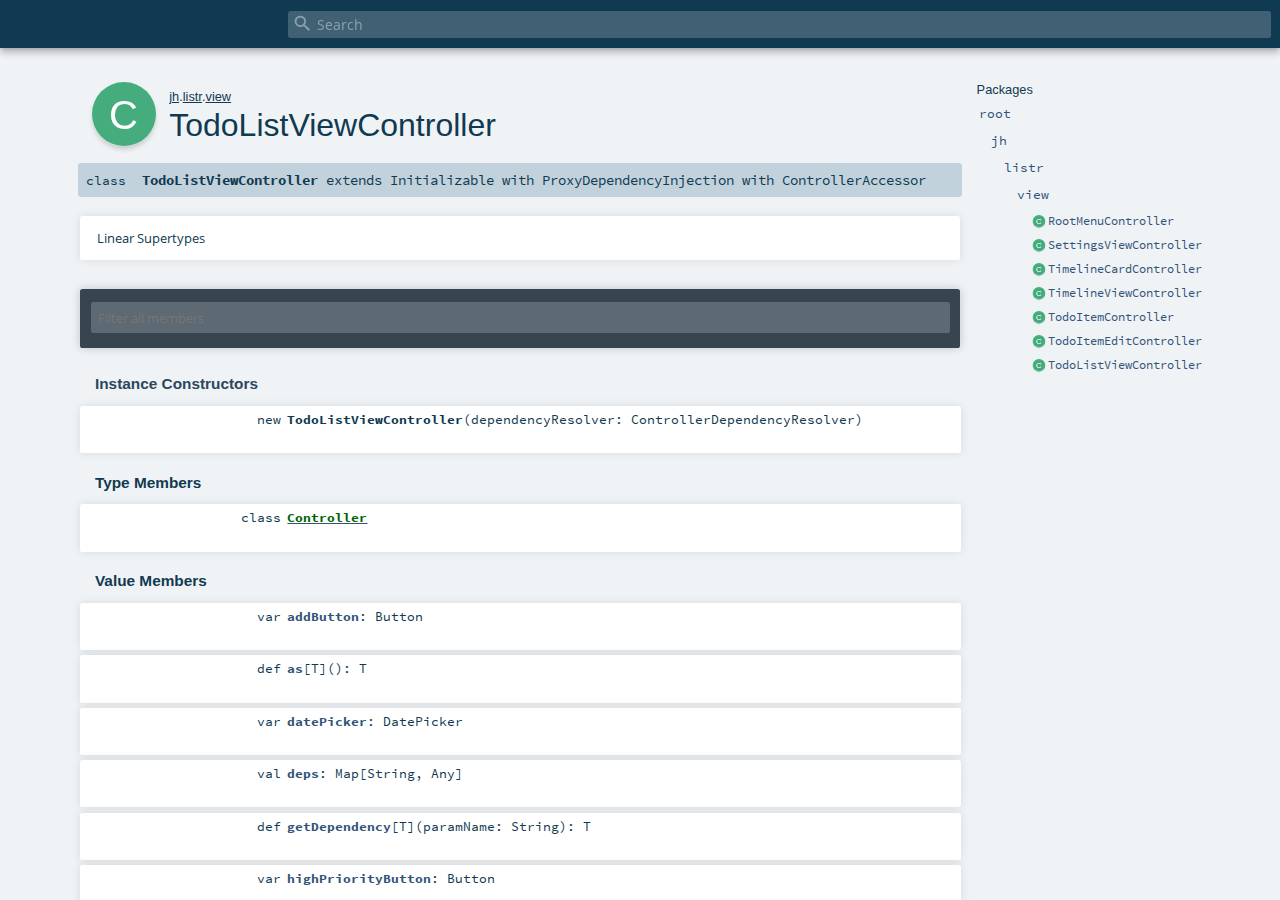
<file: target/scala-2.12/api/jh/listr/view/TodoListViewController.html>
<!DOCTYPE html >
<html>
        <head>
          <meta http-equiv="X-UA-Compatible" content="IE=edge" />
          <meta name="viewport" content="width=device-width, initial-scale=1.0, maximum-scale=1.0, user-scalable=no" />
          <title></title>
          <meta name="description" content="" />
          <meta name="keywords" content="" />
          <meta http-equiv="content-type" content="text/html; charset=UTF-8" />
          
      <link href="../../../lib/index.css" media="screen" type="text/css" rel="stylesheet" />
      <link href="../../../lib/template.css" media="screen" type="text/css" rel="stylesheet" />
      <link href="../../../lib/diagrams.css" media="screen" type="text/css" rel="stylesheet" id="diagrams-css" />
      <script type="text/javascript" src="../../../lib/jquery.js"></script>
      <script type="text/javascript" src="../../../lib/jquery.panzoom.min.js"></script>
      <script type="text/javascript" src="../../../lib/jquery.mousewheel.min.js"></script>
      <script type="text/javascript" src="../../../lib/index.js"></script>
      <script type="text/javascript" src="../../../index.js"></script>
      <script type="text/javascript" src="../../../lib/scheduler.js"></script>
      <script type="text/javascript" src="../../../lib/template.js"></script>
      <script type="text/javascript" src="../../../lib/tools.tooltip.js"></script>
      
      <script type="text/javascript">
        /* this variable can be used by the JS to determine the path to the root document */
        var toRoot = '../../../';
      </script>
    
        </head>
        <body>
      <div id="search">
        <span id="doc-title"><span id="doc-version"></span></span>
        <span class="close-results"><span class="left">&lt;</span> Back</span>
        <div id="textfilter">
          <span class="input">
            <input autocapitalize="none" placeholder="Search" id="index-input" type="text" accesskey="/" />
            <i class="clear material-icons"></i>
            <i id="search-icon" class="material-icons"></i>
          </span>
        </div>
    </div>
      <div id="search-results">
        <div id="search-progress">
          <div id="progress-fill"></div>
        </div>
        <div id="results-content">
          <div id="entity-results"></div>
          <div id="member-results"></div>
        </div>
      </div>
      <div id="content-scroll-container" style="-webkit-overflow-scrolling: touch;">
        <div id="content-container" style="-webkit-overflow-scrolling: touch;">
          <div id="subpackage-spacer">
            <div id="packages">
              <h1>Packages</h1>
              <ul>
                <li name="_root_.root" visbl="pub" class="indented0 " data-isabs="false" fullComment="yes" group="Ungrouped">
      <a id="_root_"></a><a id="root:_root_"></a>
      <span class="permalink">
      <a href="index.html#_root_" title="Permalink">
        <i class="material-icons"></i>
      </a>
    </span>
      <span class="modifier_kind">
        <span class="modifier"></span>
        <span class="kind">package</span>
      </span>
      <span class="symbol">
        <a title="" href="../../../index.html">
              <span class="name">root</span>
            </a>
      </span>
      
      <div class="fullcomment"><dl class="attributes block"> <dt>Definition Classes</dt><dd><a href="../../../index.html" class="extype" name="_root_">root</a></dd></dl></div>
    </li><li name="_root_.jh" visbl="pub" class="indented1 " data-isabs="false" fullComment="yes" group="Ungrouped">
      <a id="jh"></a><a id="jh:jh"></a>
      <span class="permalink">
      <a href="index.html#jh" title="Permalink">
        <i class="material-icons"></i>
      </a>
    </span>
      <span class="modifier_kind">
        <span class="modifier"></span>
        <span class="kind">package</span>
      </span>
      <span class="symbol">
        <a title="" href="../../index.html">
              <span class="name">jh</span>
            </a>
      </span>
      
      <div class="fullcomment"><dl class="attributes block"> <dt>Definition Classes</dt><dd><a href="../../../index.html" class="extype" name="_root_">root</a></dd></dl></div>
    </li><li name="jh.listr" visbl="pub" class="indented2 " data-isabs="false" fullComment="yes" group="Ungrouped">
      <a id="listr"></a><a id="listr:listr"></a>
      <span class="permalink">
      <a href="../jh/index.html#listr" title="Permalink">
        <i class="material-icons"></i>
      </a>
    </span>
      <span class="modifier_kind">
        <span class="modifier"></span>
        <span class="kind">package</span>
      </span>
      <span class="symbol">
        <a title="" href="../index.html">
              <span class="name">listr</span>
            </a>
      </span>
      
      <div class="fullcomment"><dl class="attributes block"> <dt>Definition Classes</dt><dd><a href="../../index.html" class="extype" name="jh">jh</a></dd></dl></div>
    </li><li name="jh.listr.view" visbl="pub" class="indented3 " data-isabs="false" fullComment="yes" group="Ungrouped">
      <a id="view"></a><a id="view:view"></a>
      <span class="permalink">
      <a href="../../jh/listr/index.html#view" title="Permalink">
        <i class="material-icons"></i>
      </a>
    </span>
      <span class="modifier_kind">
        <span class="modifier"></span>
        <span class="kind">package</span>
      </span>
      <span class="symbol">
        <a title="" href="index.html">
              <span class="name">view</span>
            </a>
      </span>
      
      <div class="fullcomment"><dl class="attributes block"> <dt>Definition Classes</dt><dd><a href="../index.html" class="extype" name="jh.listr">listr</a></dd></dl></div>
    </li><li class="current-entities indented3">
                        <span class="separator"></span>
                        <a class="class" href="RootMenuController.html" title=""></a>
                        <a href="RootMenuController.html" title="">
                          RootMenuController
                        </a>
                      </li><li class="current-entities indented3">
                        <span class="separator"></span>
                        <a class="class" href="SettingsViewController.html" title=""></a>
                        <a href="SettingsViewController.html" title="">
                          SettingsViewController
                        </a>
                      </li><li class="current-entities indented3">
                        <span class="separator"></span>
                        <a class="class" href="TimelineCardController.html" title=""></a>
                        <a href="TimelineCardController.html" title="">
                          TimelineCardController
                        </a>
                      </li><li class="current-entities indented3">
                        <span class="separator"></span>
                        <a class="class" href="TimelineViewController.html" title=""></a>
                        <a href="TimelineViewController.html" title="">
                          TimelineViewController
                        </a>
                      </li><li class="current-entities indented3">
                        <span class="separator"></span>
                        <a class="class" href="TodoItemController.html" title=""></a>
                        <a href="TodoItemController.html" title="">
                          TodoItemController
                        </a>
                      </li><li class="current-entities indented3">
                        <span class="separator"></span>
                        <a class="class" href="TodoItemEditController.html" title=""></a>
                        <a href="TodoItemEditController.html" title="">
                          TodoItemEditController
                        </a>
                      </li><li class="current-entities indented3">
                        <span class="separator"></span>
                        <a class="class" href="" title=""></a>
                        <a href="" title="">
                          TodoListViewController
                        </a>
                      </li>
              </ul>
            </div>
          </div>
          <div id="content">
            <body class="class type">
      <div id="definition">
        <div class="big-circle class">c</div>
        <p id="owner"><a href="../../index.html" class="extype" name="jh">jh</a>.<a href="../index.html" class="extype" name="jh.listr">listr</a>.<a href="index.html" class="extype" name="jh.listr.view">view</a></p>
        <h1>TodoListViewController<span class="permalink">
      <a href="../../../jh/listr/view/TodoListViewController.html" title="Permalink">
        <i class="material-icons"></i>
      </a>
    </span></h1>
        <h3><span class="morelinks"></span></h3>
      </div>

      <h4 id="signature" class="signature">
      <span class="modifier_kind">
        <span class="modifier"></span>
        <span class="kind">class</span>
      </span>
      <span class="symbol">
        <span class="name">TodoListViewController</span><span class="result"> extends <span class="extype" name="javafx.fxml.Initializable">Initializable</span> with <span class="extype" name="scalafxml.core.FxmlProxyGenerator.ProxyDependencyInjection">ProxyDependencyInjection</span> with <span class="extype" name="scalafxml.core.ControllerAccessor">ControllerAccessor</span></span>
      </span>
      </h4>

      
          <div id="comment" class="fullcommenttop"><div class="toggleContainer block">
          <span class="toggle">
            Linear Supertypes
          </span>
          <div class="superTypes hiddenContent"><span class="extype" name="scalafxml.core.ControllerAccessor">ControllerAccessor</span>, <span class="extype" name="scalafxml.core.FxmlProxyGenerator.ProxyDependencyInjection">ProxyDependencyInjection</span>, <span class="extype" name="javafx.fxml.Initializable">Initializable</span>, <span class="extype" name="scala.AnyRef">AnyRef</span>, <span class="extype" name="scala.Any">Any</span></div>
        </div></div>
        

      <div id="mbrsel">
        <div class="toggle"></div>
        <div id="memberfilter">
          <i class="material-icons arrow"></i>
          <span class="input">
            <input id="mbrsel-input" placeholder="Filter all members" type="text" accesskey="/" />
          </span>
          <i class="clear material-icons"></i>
        </div>
        <div id="filterby">
          <div id="order">
            <span class="filtertype">Ordering</span>
            <ol>
              
              <li class="alpha in"><span>Alphabetic</span></li>
              <li class="inherit out"><span>By Inheritance</span></li>
            </ol>
          </div>
          <div class="ancestors">
                  <span class="filtertype">Inherited<br />
                  </span>
                  <ol id="linearization">
                    <li class="in" name="jh.listr.view.TodoListViewController"><span>TodoListViewController</span></li><li class="in" name="scalafxml.core.ControllerAccessor"><span>ControllerAccessor</span></li><li class="in" name="scalafxml.core.FxmlProxyGenerator.ProxyDependencyInjection"><span>ProxyDependencyInjection</span></li><li class="in" name="javafx.fxml.Initializable"><span>Initializable</span></li><li class="in" name="scala.AnyRef"><span>AnyRef</span></li><li class="in" name="scala.Any"><span>Any</span></li>
                  </ol>
                </div><div class="ancestors">
              <span class="filtertype"></span>
              <ol>
                <li class="hideall out"><span>Hide All</span></li>
                <li class="showall in"><span>Show All</span></li>
              </ol>
            </div>
          <div id="visbl">
              <span class="filtertype">Visibility</span>
              <ol><li class="public in"><span>Public</span></li><li class="all out"><span>All</span></li></ol>
            </div>
        </div>
      </div>

      <div id="template">
        <div id="allMembers">
        <div id="constructors" class="members">
              <h3>Instance Constructors</h3>
              <ol><li name="jh.listr.view.TodoListViewController#&lt;init&gt;" visbl="pub" class="indented0 " data-isabs="false" fullComment="no" group="Ungrouped">
      <a id="&lt;init&gt;(dependencyResolver:scalafxml.core.ControllerDependencyResolver):jh.listr.view.TodoListViewController"></a><a id="&lt;init&gt;:TodoListViewController"></a>
      <span class="permalink">
      <a href="../../../jh/listr/view/TodoListViewController.html#&lt;init&gt;(dependencyResolver:scalafxml.core.ControllerDependencyResolver):jh.listr.view.TodoListViewController" title="Permalink">
        <i class="material-icons"></i>
      </a>
    </span>
      <span class="modifier_kind">
        <span class="modifier"></span>
        <span class="kind">new</span>
      </span>
      <span class="symbol">
        <span class="name">TodoListViewController</span><span class="params">(<span name="dependencyResolver">dependencyResolver: <span class="extype" name="scalafxml.core.ControllerDependencyResolver">ControllerDependencyResolver</span></span>)</span>
      </span>
      
      
    </li></ol>
            </div>

        <div id="types" class="types members">
              <h3>Type Members</h3>
              <ol><li name="jh.listr.view.TodoListViewController.Controller" visbl="pub" class="indented0 " data-isabs="false" fullComment="no" group="Ungrouped">
      <a id="ControllerextendsAnyRef"></a><a id="Controller:Controller"></a>
      <span class="permalink">
      <a href="../../../jh/listr/view/TodoListViewController.html#ControllerextendsAnyRef" title="Permalink">
        <i class="material-icons"></i>
      </a>
    </span>
      <span class="modifier_kind">
        <span class="modifier"></span>
        <span class="kind">class</span>
      </span>
      <span class="symbol">
        <a title="" href="TodoListViewController$Controller.html">
              <span class="name">Controller</span>
            </a><span class="result"> extends <span class="extype" name="scala.AnyRef">AnyRef</span></span>
      </span>
      
      
    </li></ol>
            </div>

        

        <div class="values members">
              <h3>Value Members</h3>
              <ol>
                <li name="scala.AnyRef#!=" visbl="pub" class="indented0 " data-isabs="false" fullComment="yes" group="Ungrouped">
      <a id="!=(x$1:Any):Boolean"></a><a id="!=(Any):Boolean"></a>
      <span class="permalink">
      <a href="../../../jh/listr/view/TodoListViewController.html#!=(x$1:Any):Boolean" title="Permalink">
        <i class="material-icons"></i>
      </a>
    </span>
      <span class="modifier_kind">
        <span class="modifier">final </span>
        <span class="kind">def</span>
      </span>
      <span class="symbol">
        <span title="gt4s: $bang$eq" class="name">!=</span><span class="params">(<span name="arg0">arg0: <span class="extype" name="scala.Any">Any</span></span>)</span><span class="result">: <span class="extype" name="scala.Boolean">Boolean</span></span>
      </span>
      
      <div class="fullcomment"><dl class="attributes block"> <dt>Definition Classes</dt><dd>AnyRef → Any</dd></dl></div>
    </li><li name="scala.AnyRef###" visbl="pub" class="indented0 " data-isabs="false" fullComment="yes" group="Ungrouped">
      <a id="##():Int"></a>
      <span class="permalink">
      <a href="../../../jh/listr/view/TodoListViewController.html###():Int" title="Permalink">
        <i class="material-icons"></i>
      </a>
    </span>
      <span class="modifier_kind">
        <span class="modifier">final </span>
        <span class="kind">def</span>
      </span>
      <span class="symbol">
        <span title="gt4s: $hash$hash" class="name">##</span><span class="params">()</span><span class="result">: <span class="extype" name="scala.Int">Int</span></span>
      </span>
      
      <div class="fullcomment"><dl class="attributes block"> <dt>Definition Classes</dt><dd>AnyRef → Any</dd></dl></div>
    </li><li name="scala.AnyRef#==" visbl="pub" class="indented0 " data-isabs="false" fullComment="yes" group="Ungrouped">
      <a id="==(x$1:Any):Boolean"></a><a id="==(Any):Boolean"></a>
      <span class="permalink">
      <a href="../../../jh/listr/view/TodoListViewController.html#==(x$1:Any):Boolean" title="Permalink">
        <i class="material-icons"></i>
      </a>
    </span>
      <span class="modifier_kind">
        <span class="modifier">final </span>
        <span class="kind">def</span>
      </span>
      <span class="symbol">
        <span title="gt4s: $eq$eq" class="name">==</span><span class="params">(<span name="arg0">arg0: <span class="extype" name="scala.Any">Any</span></span>)</span><span class="result">: <span class="extype" name="scala.Boolean">Boolean</span></span>
      </span>
      
      <div class="fullcomment"><dl class="attributes block"> <dt>Definition Classes</dt><dd>AnyRef → Any</dd></dl></div>
    </li><li name="jh.listr.view.TodoListViewController#addButton" visbl="pub" class="indented0 " data-isabs="false" fullComment="no" group="Ungrouped">
      <a id="addButton:javafx.scene.control.Button"></a><a id="addButton:Button"></a>
      <span class="permalink">
      <a href="../../../jh/listr/view/TodoListViewController.html#addButton:javafx.scene.control.Button" title="Permalink">
        <i class="material-icons"></i>
      </a>
    </span>
      <span class="modifier_kind">
        <span class="modifier"></span>
        <span class="kind">var</span>
      </span>
      <span class="symbol">
        <span class="name">addButton</span><span class="result">: <span class="extype" name="javafx.scene.control.Button">Button</span></span>
      </span>
      
      
    </li><li name="jh.listr.view.TodoListViewController#as" visbl="pub" class="indented0 " data-isabs="false" fullComment="yes" group="Ungrouped">
      <a id="as[T]():T"></a>
      <span class="permalink">
      <a href="../../../jh/listr/view/TodoListViewController.html#as[T]():T" title="Permalink">
        <i class="material-icons"></i>
      </a>
    </span>
      <span class="modifier_kind">
        <span class="modifier"></span>
        <span class="kind">def</span>
      </span>
      <span class="symbol">
        <span class="name">as</span><span class="tparams">[<span name="T">T</span>]</span><span class="params">()</span><span class="result">: <span class="extype" name="jh.listr.view.TodoListViewController.as.T">T</span></span>
      </span>
      
      <div class="fullcomment"><dl class="attributes block"> <dt>Definition Classes</dt><dd><a href="" class="extype" name="jh.listr.view.TodoListViewController">TodoListViewController</a> → ControllerAccessor</dd></dl></div>
    </li><li name="scala.Any#asInstanceOf" visbl="pub" class="indented0 " data-isabs="false" fullComment="yes" group="Ungrouped">
      <a id="asInstanceOf[T0]:T0"></a>
      <span class="permalink">
      <a href="../../../jh/listr/view/TodoListViewController.html#asInstanceOf[T0]:T0" title="Permalink">
        <i class="material-icons"></i>
      </a>
    </span>
      <span class="modifier_kind">
        <span class="modifier">final </span>
        <span class="kind">def</span>
      </span>
      <span class="symbol">
        <span class="name">asInstanceOf</span><span class="tparams">[<span name="T0">T0</span>]</span><span class="result">: <span class="extype" name="scala.Any.asInstanceOf.T0">T0</span></span>
      </span>
      
      <div class="fullcomment"><dl class="attributes block"> <dt>Definition Classes</dt><dd>Any</dd></dl></div>
    </li><li name="scala.AnyRef#clone" visbl="prt" class="indented0 " data-isabs="false" fullComment="yes" group="Ungrouped">
      <a id="clone():Object"></a><a id="clone():AnyRef"></a>
      <span class="permalink">
      <a href="../../../jh/listr/view/TodoListViewController.html#clone():Object" title="Permalink">
        <i class="material-icons"></i>
      </a>
    </span>
      <span class="modifier_kind">
        <span class="modifier"></span>
        <span class="kind">def</span>
      </span>
      <span class="symbol">
        <span class="name">clone</span><span class="params">()</span><span class="result">: <span class="extype" name="scala.AnyRef">AnyRef</span></span>
      </span>
      
      <div class="fullcomment"><dl class="attributes block"> <dt>Attributes</dt><dd>protected[<a href="../../../java/lang/index.html" class="extype" name="java.lang">java.lang</a>] </dd><dt>Definition Classes</dt><dd>AnyRef</dd><dt>Annotations</dt><dd>
                <span class="name">@throws</span><span class="args">(<span>
      
      <span class="defval" name="classOf[java.lang.CloneNotSupportedException]">...</span>
    </span>)</span>
              
        </dd></dl></div>
    </li><li name="jh.listr.view.TodoListViewController#datePicker" visbl="pub" class="indented0 " data-isabs="false" fullComment="no" group="Ungrouped">
      <a id="datePicker:javafx.scene.control.DatePicker"></a><a id="datePicker:DatePicker"></a>
      <span class="permalink">
      <a href="../../../jh/listr/view/TodoListViewController.html#datePicker:javafx.scene.control.DatePicker" title="Permalink">
        <i class="material-icons"></i>
      </a>
    </span>
      <span class="modifier_kind">
        <span class="modifier"></span>
        <span class="kind">var</span>
      </span>
      <span class="symbol">
        <span class="name">datePicker</span><span class="result">: <span class="extype" name="javafx.scene.control.DatePicker">DatePicker</span></span>
      </span>
      
      
    </li><li name="scalafxml.core.FxmlProxyGenerator.ProxyDependencyInjection#deps" visbl="pub" class="indented0 " data-isabs="false" fullComment="yes" group="Ungrouped">
      <a id="deps:scala.collection.mutable.Map[String,Any]"></a><a id="deps:Map[String,Any]"></a>
      <span class="permalink">
      <a href="../../../jh/listr/view/TodoListViewController.html#deps:scala.collection.mutable.Map[String,Any]" title="Permalink">
        <i class="material-icons"></i>
      </a>
    </span>
      <span class="modifier_kind">
        <span class="modifier"></span>
        <span class="kind">val</span>
      </span>
      <span class="symbol">
        <span class="name">deps</span><span class="result">: <span class="extype" name="scala.collection.mutable.Map">Map</span>[<span class="extype" name="scala.Predef.String">String</span>, <span class="extype" name="scala.Any">Any</span>]</span>
      </span>
      
      <div class="fullcomment"><dl class="attributes block"> <dt>Definition Classes</dt><dd>ProxyDependencyInjection</dd></dl></div>
    </li><li name="scala.AnyRef#eq" visbl="pub" class="indented0 " data-isabs="false" fullComment="yes" group="Ungrouped">
      <a id="eq(x$1:AnyRef):Boolean"></a><a id="eq(AnyRef):Boolean"></a>
      <span class="permalink">
      <a href="../../../jh/listr/view/TodoListViewController.html#eq(x$1:AnyRef):Boolean" title="Permalink">
        <i class="material-icons"></i>
      </a>
    </span>
      <span class="modifier_kind">
        <span class="modifier">final </span>
        <span class="kind">def</span>
      </span>
      <span class="symbol">
        <span class="name">eq</span><span class="params">(<span name="arg0">arg0: <span class="extype" name="scala.AnyRef">AnyRef</span></span>)</span><span class="result">: <span class="extype" name="scala.Boolean">Boolean</span></span>
      </span>
      
      <div class="fullcomment"><dl class="attributes block"> <dt>Definition Classes</dt><dd>AnyRef</dd></dl></div>
    </li><li name="scala.AnyRef#equals" visbl="pub" class="indented0 " data-isabs="false" fullComment="yes" group="Ungrouped">
      <a id="equals(x$1:Any):Boolean"></a><a id="equals(Any):Boolean"></a>
      <span class="permalink">
      <a href="../../../jh/listr/view/TodoListViewController.html#equals(x$1:Any):Boolean" title="Permalink">
        <i class="material-icons"></i>
      </a>
    </span>
      <span class="modifier_kind">
        <span class="modifier"></span>
        <span class="kind">def</span>
      </span>
      <span class="symbol">
        <span class="name">equals</span><span class="params">(<span name="arg0">arg0: <span class="extype" name="scala.Any">Any</span></span>)</span><span class="result">: <span class="extype" name="scala.Boolean">Boolean</span></span>
      </span>
      
      <div class="fullcomment"><dl class="attributes block"> <dt>Definition Classes</dt><dd>AnyRef → Any</dd></dl></div>
    </li><li name="scala.AnyRef#finalize" visbl="prt" class="indented0 " data-isabs="false" fullComment="yes" group="Ungrouped">
      <a id="finalize():Unit"></a>
      <span class="permalink">
      <a href="../../../jh/listr/view/TodoListViewController.html#finalize():Unit" title="Permalink">
        <i class="material-icons"></i>
      </a>
    </span>
      <span class="modifier_kind">
        <span class="modifier"></span>
        <span class="kind">def</span>
      </span>
      <span class="symbol">
        <span class="name">finalize</span><span class="params">()</span><span class="result">: <span class="extype" name="scala.Unit">Unit</span></span>
      </span>
      
      <div class="fullcomment"><dl class="attributes block"> <dt>Attributes</dt><dd>protected[<a href="../../../java/lang/index.html" class="extype" name="java.lang">java.lang</a>] </dd><dt>Definition Classes</dt><dd>AnyRef</dd><dt>Annotations</dt><dd>
                <span class="name">@throws</span><span class="args">(<span>
      
      <span class="symbol">classOf[java.lang.Throwable]</span>
    </span>)</span>
              
        </dd></dl></div>
    </li><li name="scala.AnyRef#getClass" visbl="pub" class="indented0 " data-isabs="false" fullComment="yes" group="Ungrouped">
      <a id="getClass():Class[_]"></a>
      <span class="permalink">
      <a href="../../../jh/listr/view/TodoListViewController.html#getClass():Class[_]" title="Permalink">
        <i class="material-icons"></i>
      </a>
    </span>
      <span class="modifier_kind">
        <span class="modifier">final </span>
        <span class="kind">def</span>
      </span>
      <span class="symbol">
        <span class="name">getClass</span><span class="params">()</span><span class="result">: <span class="extype" name="java.lang.Class">Class</span>[_]</span>
      </span>
      
      <div class="fullcomment"><dl class="attributes block"> <dt>Definition Classes</dt><dd>AnyRef → Any</dd></dl></div>
    </li><li name="scalafxml.core.FxmlProxyGenerator.ProxyDependencyInjection#getDependency" visbl="pub" class="indented0 " data-isabs="false" fullComment="yes" group="Ungrouped">
      <a id="getDependency[T](paramName:String):T"></a><a id="getDependency[T](String):T"></a>
      <span class="permalink">
      <a href="../../../jh/listr/view/TodoListViewController.html#getDependency[T](paramName:String):T" title="Permalink">
        <i class="material-icons"></i>
      </a>
    </span>
      <span class="modifier_kind">
        <span class="modifier"></span>
        <span class="kind">def</span>
      </span>
      <span class="symbol">
        <span class="name">getDependency</span><span class="tparams">[<span name="T">T</span>]</span><span class="params">(<span name="paramName">paramName: <span class="extype" name="scala.Predef.String">String</span></span>)</span><span class="result">: <span class="extype" name="scalafxml.core.FxmlProxyGenerator.ProxyDependencyInjection.getDependency.T">T</span></span>
      </span>
      
      <div class="fullcomment"><dl class="attributes block"> <dt>Definition Classes</dt><dd>ProxyDependencyInjection</dd></dl></div>
    </li><li name="scala.AnyRef#hashCode" visbl="pub" class="indented0 " data-isabs="false" fullComment="yes" group="Ungrouped">
      <a id="hashCode():Int"></a>
      <span class="permalink">
      <a href="../../../jh/listr/view/TodoListViewController.html#hashCode():Int" title="Permalink">
        <i class="material-icons"></i>
      </a>
    </span>
      <span class="modifier_kind">
        <span class="modifier"></span>
        <span class="kind">def</span>
      </span>
      <span class="symbol">
        <span class="name">hashCode</span><span class="params">()</span><span class="result">: <span class="extype" name="scala.Int">Int</span></span>
      </span>
      
      <div class="fullcomment"><dl class="attributes block"> <dt>Definition Classes</dt><dd>AnyRef → Any</dd></dl></div>
    </li><li name="jh.listr.view.TodoListViewController#highPriorityButton" visbl="pub" class="indented0 " data-isabs="false" fullComment="no" group="Ungrouped">
      <a id="highPriorityButton:javafx.scene.control.Button"></a><a id="highPriorityButton:Button"></a>
      <span class="permalink">
      <a href="../../../jh/listr/view/TodoListViewController.html#highPriorityButton:javafx.scene.control.Button" title="Permalink">
        <i class="material-icons"></i>
      </a>
    </span>
      <span class="modifier_kind">
        <span class="modifier"></span>
        <span class="kind">var</span>
      </span>
      <span class="symbol">
        <span class="name">highPriorityButton</span><span class="result">: <span class="extype" name="javafx.scene.control.Button">Button</span></span>
      </span>
      
      
    </li><li name="jh.listr.view.TodoListViewController#initialize" visbl="pub" class="indented0 " data-isabs="false" fullComment="yes" group="Ungrouped">
      <a id="initialize(url:java.net.URL,rb:java.util.ResourceBundle):Unit"></a><a id="initialize(URL,ResourceBundle):Unit"></a>
      <span class="permalink">
      <a href="../../../jh/listr/view/TodoListViewController.html#initialize(url:java.net.URL,rb:java.util.ResourceBundle):Unit" title="Permalink">
        <i class="material-icons"></i>
      </a>
    </span>
      <span class="modifier_kind">
        <span class="modifier"></span>
        <span class="kind">def</span>
      </span>
      <span class="symbol">
        <span class="name">initialize</span><span class="params">(<span name="url">url: <span class="extype" name="java.net.URL">URL</span></span>, <span name="rb">rb: <span class="extype" name="java.util.ResourceBundle">ResourceBundle</span></span>)</span><span class="result">: <span class="extype" name="scala.Unit">Unit</span></span>
      </span>
      
      <div class="fullcomment"><dl class="attributes block"> <dt>Definition Classes</dt><dd><a href="" class="extype" name="jh.listr.view.TodoListViewController">TodoListViewController</a> → Initializable</dd></dl></div>
    </li><li name="scala.Any#isInstanceOf" visbl="pub" class="indented0 " data-isabs="false" fullComment="yes" group="Ungrouped">
      <a id="isInstanceOf[T0]:Boolean"></a>
      <span class="permalink">
      <a href="../../../jh/listr/view/TodoListViewController.html#isInstanceOf[T0]:Boolean" title="Permalink">
        <i class="material-icons"></i>
      </a>
    </span>
      <span class="modifier_kind">
        <span class="modifier">final </span>
        <span class="kind">def</span>
      </span>
      <span class="symbol">
        <span class="name">isInstanceOf</span><span class="tparams">[<span name="T0">T0</span>]</span><span class="result">: <span class="extype" name="scala.Boolean">Boolean</span></span>
      </span>
      
      <div class="fullcomment"><dl class="attributes block"> <dt>Definition Classes</dt><dd>Any</dd></dl></div>
    </li><li name="jh.listr.view.TodoListViewController#listView" visbl="pub" class="indented0 " data-isabs="false" fullComment="no" group="Ungrouped">
      <a id="listView:javafx.scene.control.ListView[jh.listr.model.TodoItem]"></a><a id="listView:ListView[TodoItem]"></a>
      <span class="permalink">
      <a href="../../../jh/listr/view/TodoListViewController.html#listView:javafx.scene.control.ListView[jh.listr.model.TodoItem]" title="Permalink">
        <i class="material-icons"></i>
      </a>
    </span>
      <span class="modifier_kind">
        <span class="modifier"></span>
        <span class="kind">var</span>
      </span>
      <span class="symbol">
        <span class="name">listView</span><span class="result">: <span class="extype" name="javafx.scene.control.ListView">ListView</span>[<a href="../model/TodoItem.html" class="extype" name="jh.listr.model.TodoItem">TodoItem</a>]</span>
      </span>
      
      
    </li><li name="jh.listr.view.TodoListViewController#lowPriorityButton" visbl="pub" class="indented0 " data-isabs="false" fullComment="no" group="Ungrouped">
      <a id="lowPriorityButton:javafx.scene.control.Button"></a><a id="lowPriorityButton:Button"></a>
      <span class="permalink">
      <a href="../../../jh/listr/view/TodoListViewController.html#lowPriorityButton:javafx.scene.control.Button" title="Permalink">
        <i class="material-icons"></i>
      </a>
    </span>
      <span class="modifier_kind">
        <span class="modifier"></span>
        <span class="kind">var</span>
      </span>
      <span class="symbol">
        <span class="name">lowPriorityButton</span><span class="result">: <span class="extype" name="javafx.scene.control.Button">Button</span></span>
      </span>
      
      
    </li><li name="jh.listr.view.TodoListViewController#mediumPriorityButton" visbl="pub" class="indented0 " data-isabs="false" fullComment="no" group="Ungrouped">
      <a id="mediumPriorityButton:javafx.scene.control.Button"></a><a id="mediumPriorityButton:Button"></a>
      <span class="permalink">
      <a href="../../../jh/listr/view/TodoListViewController.html#mediumPriorityButton:javafx.scene.control.Button" title="Permalink">
        <i class="material-icons"></i>
      </a>
    </span>
      <span class="modifier_kind">
        <span class="modifier"></span>
        <span class="kind">var</span>
      </span>
      <span class="symbol">
        <span class="name">mediumPriorityButton</span><span class="result">: <span class="extype" name="javafx.scene.control.Button">Button</span></span>
      </span>
      
      
    </li><li name="scala.AnyRef#ne" visbl="pub" class="indented0 " data-isabs="false" fullComment="yes" group="Ungrouped">
      <a id="ne(x$1:AnyRef):Boolean"></a><a id="ne(AnyRef):Boolean"></a>
      <span class="permalink">
      <a href="../../../jh/listr/view/TodoListViewController.html#ne(x$1:AnyRef):Boolean" title="Permalink">
        <i class="material-icons"></i>
      </a>
    </span>
      <span class="modifier_kind">
        <span class="modifier">final </span>
        <span class="kind">def</span>
      </span>
      <span class="symbol">
        <span class="name">ne</span><span class="params">(<span name="arg0">arg0: <span class="extype" name="scala.AnyRef">AnyRef</span></span>)</span><span class="result">: <span class="extype" name="scala.Boolean">Boolean</span></span>
      </span>
      
      <div class="fullcomment"><dl class="attributes block"> <dt>Definition Classes</dt><dd>AnyRef</dd></dl></div>
    </li><li name="scala.AnyRef#notify" visbl="pub" class="indented0 " data-isabs="false" fullComment="yes" group="Ungrouped">
      <a id="notify():Unit"></a>
      <span class="permalink">
      <a href="../../../jh/listr/view/TodoListViewController.html#notify():Unit" title="Permalink">
        <i class="material-icons"></i>
      </a>
    </span>
      <span class="modifier_kind">
        <span class="modifier">final </span>
        <span class="kind">def</span>
      </span>
      <span class="symbol">
        <span class="name">notify</span><span class="params">()</span><span class="result">: <span class="extype" name="scala.Unit">Unit</span></span>
      </span>
      
      <div class="fullcomment"><dl class="attributes block"> <dt>Definition Classes</dt><dd>AnyRef</dd></dl></div>
    </li><li name="scala.AnyRef#notifyAll" visbl="pub" class="indented0 " data-isabs="false" fullComment="yes" group="Ungrouped">
      <a id="notifyAll():Unit"></a>
      <span class="permalink">
      <a href="../../../jh/listr/view/TodoListViewController.html#notifyAll():Unit" title="Permalink">
        <i class="material-icons"></i>
      </a>
    </span>
      <span class="modifier_kind">
        <span class="modifier">final </span>
        <span class="kind">def</span>
      </span>
      <span class="symbol">
        <span class="name">notifyAll</span><span class="params">()</span><span class="result">: <span class="extype" name="scala.Unit">Unit</span></span>
      </span>
      
      <div class="fullcomment"><dl class="attributes block"> <dt>Definition Classes</dt><dd>AnyRef</dd></dl></div>
    </li><li name="scalafxml.core.FxmlProxyGenerator.ProxyDependencyInjection#setDependency" visbl="pub" class="indented0 " data-isabs="false" fullComment="yes" group="Ungrouped">
      <a id="setDependency(paramName:String,value:Any):Unit"></a><a id="setDependency(String,Any):Unit"></a>
      <span class="permalink">
      <a href="../../../jh/listr/view/TodoListViewController.html#setDependency(paramName:String,value:Any):Unit" title="Permalink">
        <i class="material-icons"></i>
      </a>
    </span>
      <span class="modifier_kind">
        <span class="modifier"></span>
        <span class="kind">def</span>
      </span>
      <span class="symbol">
        <span class="name">setDependency</span><span class="params">(<span name="paramName">paramName: <span class="extype" name="scala.Predef.String">String</span></span>, <span name="value">value: <span class="extype" name="scala.Any">Any</span></span>)</span><span class="result">: <span class="extype" name="scala.Unit">Unit</span></span>
      </span>
      
      <div class="fullcomment"><dl class="attributes block"> <dt>Definition Classes</dt><dd>ProxyDependencyInjection</dd></dl></div>
    </li><li name="scala.AnyRef#synchronized" visbl="pub" class="indented0 " data-isabs="false" fullComment="yes" group="Ungrouped">
      <a id="synchronized[T0](x$1:=&gt;T0):T0"></a><a id="synchronized[T0](⇒T0):T0"></a>
      <span class="permalink">
      <a href="../../../jh/listr/view/TodoListViewController.html#synchronized[T0](x$1:=&gt;T0):T0" title="Permalink">
        <i class="material-icons"></i>
      </a>
    </span>
      <span class="modifier_kind">
        <span class="modifier">final </span>
        <span class="kind">def</span>
      </span>
      <span class="symbol">
        <span class="name">synchronized</span><span class="tparams">[<span name="T0">T0</span>]</span><span class="params">(<span name="arg0">arg0: ⇒ <span class="extype" name="java.lang.AnyRef.synchronized.T0">T0</span></span>)</span><span class="result">: <span class="extype" name="java.lang.AnyRef.synchronized.T0">T0</span></span>
      </span>
      
      <div class="fullcomment"><dl class="attributes block"> <dt>Definition Classes</dt><dd>AnyRef</dd></dl></div>
    </li><li name="jh.listr.view.TodoListViewController#titleTextField" visbl="pub" class="indented0 " data-isabs="false" fullComment="no" group="Ungrouped">
      <a id="titleTextField:javafx.scene.control.TextField"></a><a id="titleTextField:TextField"></a>
      <span class="permalink">
      <a href="../../../jh/listr/view/TodoListViewController.html#titleTextField:javafx.scene.control.TextField" title="Permalink">
        <i class="material-icons"></i>
      </a>
    </span>
      <span class="modifier_kind">
        <span class="modifier"></span>
        <span class="kind">var</span>
      </span>
      <span class="symbol">
        <span class="name">titleTextField</span><span class="result">: <span class="extype" name="javafx.scene.control.TextField">TextField</span></span>
      </span>
      
      
    </li><li name="scala.AnyRef#toString" visbl="pub" class="indented0 " data-isabs="false" fullComment="yes" group="Ungrouped">
      <a id="toString():String"></a>
      <span class="permalink">
      <a href="../../../jh/listr/view/TodoListViewController.html#toString():String" title="Permalink">
        <i class="material-icons"></i>
      </a>
    </span>
      <span class="modifier_kind">
        <span class="modifier"></span>
        <span class="kind">def</span>
      </span>
      <span class="symbol">
        <span class="name">toString</span><span class="params">()</span><span class="result">: <span class="extype" name="java.lang.String">String</span></span>
      </span>
      
      <div class="fullcomment"><dl class="attributes block"> <dt>Definition Classes</dt><dd>AnyRef → Any</dd></dl></div>
    </li><li name="scala.AnyRef#wait" visbl="pub" class="indented0 " data-isabs="false" fullComment="yes" group="Ungrouped">
      <a id="wait():Unit"></a>
      <span class="permalink">
      <a href="../../../jh/listr/view/TodoListViewController.html#wait():Unit" title="Permalink">
        <i class="material-icons"></i>
      </a>
    </span>
      <span class="modifier_kind">
        <span class="modifier">final </span>
        <span class="kind">def</span>
      </span>
      <span class="symbol">
        <span class="name">wait</span><span class="params">()</span><span class="result">: <span class="extype" name="scala.Unit">Unit</span></span>
      </span>
      
      <div class="fullcomment"><dl class="attributes block"> <dt>Definition Classes</dt><dd>AnyRef</dd><dt>Annotations</dt><dd>
                <span class="name">@throws</span><span class="args">(<span>
      
      <span class="defval" name="classOf[java.lang.InterruptedException]">...</span>
    </span>)</span>
              
        </dd></dl></div>
    </li><li name="scala.AnyRef#wait" visbl="pub" class="indented0 " data-isabs="false" fullComment="yes" group="Ungrouped">
      <a id="wait(x$1:Long,x$2:Int):Unit"></a><a id="wait(Long,Int):Unit"></a>
      <span class="permalink">
      <a href="../../../jh/listr/view/TodoListViewController.html#wait(x$1:Long,x$2:Int):Unit" title="Permalink">
        <i class="material-icons"></i>
      </a>
    </span>
      <span class="modifier_kind">
        <span class="modifier">final </span>
        <span class="kind">def</span>
      </span>
      <span class="symbol">
        <span class="name">wait</span><span class="params">(<span name="arg0">arg0: <span class="extype" name="scala.Long">Long</span></span>, <span name="arg1">arg1: <span class="extype" name="scala.Int">Int</span></span>)</span><span class="result">: <span class="extype" name="scala.Unit">Unit</span></span>
      </span>
      
      <div class="fullcomment"><dl class="attributes block"> <dt>Definition Classes</dt><dd>AnyRef</dd><dt>Annotations</dt><dd>
                <span class="name">@throws</span><span class="args">(<span>
      
      <span class="defval" name="classOf[java.lang.InterruptedException]">...</span>
    </span>)</span>
              
        </dd></dl></div>
    </li><li name="scala.AnyRef#wait" visbl="pub" class="indented0 " data-isabs="false" fullComment="yes" group="Ungrouped">
      <a id="wait(x$1:Long):Unit"></a><a id="wait(Long):Unit"></a>
      <span class="permalink">
      <a href="../../../jh/listr/view/TodoListViewController.html#wait(x$1:Long):Unit" title="Permalink">
        <i class="material-icons"></i>
      </a>
    </span>
      <span class="modifier_kind">
        <span class="modifier">final </span>
        <span class="kind">def</span>
      </span>
      <span class="symbol">
        <span class="name">wait</span><span class="params">(<span name="arg0">arg0: <span class="extype" name="scala.Long">Long</span></span>)</span><span class="result">: <span class="extype" name="scala.Unit">Unit</span></span>
      </span>
      
      <div class="fullcomment"><dl class="attributes block"> <dt>Definition Classes</dt><dd>AnyRef</dd><dt>Annotations</dt><dd>
                <span class="name">@throws</span><span class="args">(<span>
      
      <span class="defval" name="classOf[java.lang.InterruptedException]">...</span>
    </span>)</span>
              
        </dd></dl></div>
    </li>
              </ol>
            </div>

        

        
        </div>

        <div id="inheritedMembers">
        <div class="parent" name="scalafxml.core.ControllerAccessor">
              <h3>Inherited from <span class="extype" name="scalafxml.core.ControllerAccessor">ControllerAccessor</span></h3>
            </div><div class="parent" name="scalafxml.core.FxmlProxyGenerator.ProxyDependencyInjection">
              <h3>Inherited from <span class="extype" name="scalafxml.core.FxmlProxyGenerator.ProxyDependencyInjection">ProxyDependencyInjection</span></h3>
            </div><div class="parent" name="javafx.fxml.Initializable">
              <h3>Inherited from <span class="extype" name="javafx.fxml.Initializable">Initializable</span></h3>
            </div><div class="parent" name="scala.AnyRef">
              <h3>Inherited from <span class="extype" name="scala.AnyRef">AnyRef</span></h3>
            </div><div class="parent" name="scala.Any">
              <h3>Inherited from <span class="extype" name="scala.Any">Any</span></h3>
            </div>
        
        </div>

        <div id="groupedMembers">
        <div class="group" name="Ungrouped">
              <h3>Ungrouped</h3>
              
            </div>
        </div>

      </div>

      <div id="tooltip"></div>

      <div id="footer">  </div>
    </body>
          </div>
        </div>
      </div>
    </body>
      </html>
</file>
<file: target/scala-2.12/api/lib/index.css>
/* Fonts */
@font-face {
  font-family: 'Lato';
  font-style: normal;
  font-weight: 100;
  src: url('lato-v11-latin-regular.eot');
  src: local('Lato'), local('Lato'),
  url('lato-v11-latin-100.eot?#iefix') format('embedded-opentype'),
  url('lato-v11-latin-100.woff') format('woff'),
  url('lato-v11-latin-100.ttf') format('truetype');
}

@font-face {
  font-family: 'Lato';
  font-style: normal;
  font-weight: 400;
  src: url('lato-v11-latin-regular.eot');
  src: local('Lato'), local('Lato'),
  url('lato-v11-latin-regular.eot?#iefix') format('embedded-opentype'),
  url('lato-v11-latin-regular.woff') format('woff'),
  url('lato-v11-latin-regular.ttf') format('truetype');
}

@font-face {
  font-family: 'Open Sans';
  font-style: normal;
  font-weight: 400;
  src: url('open-sans-v13-latin-regular.eot');
  src: local('Open Sans'), local('OpenSans'),
  url('open-sans-v13-latin-regular.eot?#iefix') format('embedded-opentype'),
  url('open-sans-v13-latin-regular.woff') format('woff'),
  url('open-sans-v13-latin-regular.ttf') format('truetype');
}

@font-face {
  font-family: 'Source Code Pro';
  font-style: normal;
  font-weight: 400;
  src: url('source-code-pro-v6-latin-regular.eot');
  src: local('Source Code Pro'), local('SourceCodePro-Regular'),
  url('source-code-pro-v6-latin-regular.eot?#iefix') format('embedded-opentype'),
  url('source-code-pro-v6-latin-regular.woff') format('woff'),
  url('source-code-pro-v6-latin-regular.ttf') format('truetype');
}
@font-face {
  font-family: 'Source Code Pro';
  font-style: normal;
  font-weight: 700;
  src: url('source-code-pro-v6-latin-700.eot');
  src: local('Source Code Pro Bold'), local('SourceCodePro-Bold'),
  url('source-code-pro-v6-latin-700.eot?#iefix') format('embedded-opentype'),
  url('source-code-pro-v6-latin-700.woff') format('woff'),
  url('source-code-pro-v6-latin-700.ttf') format('truetype');
}

* {
  color: inherit;
  text-decoration: none;
  font-family: "Lato", Arial, sans-serif;
  border-width: 0px;
  margin: 0px;
}

a {
  cursor: pointer;
  text-decoration: none;
}

a:hover {
  text-decoration: underline;
}

span.entity > a {
  padding: 0.1em 0.5em;
  margin-left: 0.2em;
}

span.entity > a.selected {
  background-color: #C2D2DC;
  border-radius: 0.2em;
}

html {
  background-color: #f0f3f6;
  box-sizing: border-box;
}
*, *:before, *:after {
  box-sizing: inherit;
}

textarea, input { outline: none; }

#library {
    display: none;
}

#browser {
  width: 17.5em;
  top: 0px;
  left: 0;
  bottom: 0px;
  display: block;
  position: fixed;
  background-color: #f0f3f6;
}

#browser.full-screen {
  left: -17.5em;
}

#search {
  background-color: #103a51; /* typesafe blue */
  min-height: 5.5em;
  position: fixed;
  top: 0;
  left: 0;
  right: 0;
  height: 3em;
  min-height: initial;
  z-index: 103;
  box-shadow: 0 0 4px rgba(0, 0, 0, 0.18), 0 4px 8px rgba(0, 0, 0, 0.28);
}

#search > h1 {
  font-size: 2em;
  position: absolute;
  left: 0.25em;
  top: 0.5em;
}

#search > h2 {
  position: absolute;
  left: 3.8em;
  top: 3em;
}

#search > img.scala-logo {
  width: 3em;
  height: auto;
  position: absolute;
  left: 5.8em;
  top: 0.43em;
}

#search > span.toggle-sidebar {
  position: absolute;
  top: 0.8em;
  left: 0.2em;
  color: #fff;
  z-index: 99;
  width: 1.5em;
  height: 1.5em;
}

#search > span#doc-title {
  color: #fff;
  position: absolute;
  top: 0.8em;
  left: 0;
  width: 18em;
  text-align: center;
  cursor: pointer;
  z-index: 2;
}

#search > span#doc-title > span#doc-version {
  color: #c2c2c2;
  font-weight: 100;
  font-size: 0.72em;
  display: inline-block;
  width: 12ex;
  overflow: hidden;
  white-space: nowrap;
  text-overflow: ellipsis;
}

#search > span#doc-title > span#doc-version:hover {
  overflow: visible;
}

#search > span.toggle-sidebar:hover {
  cursor: pointer;
}

/* Pseudo element replacing UTF8-symbol "Trigram From Heaven" */
#search > span.toggle-sidebar:before {
  position: absolute;
  top: -0.45em;
  left: 0.45em;
  content: "";
  display: block;
  width: 0.7em;
  -webkit-box-shadow: 0 0.8em 0 1px #fff, 0 1.1em 0 1px #fff, 0 1.4em 0 1px #fff;
  box-shadow: 0 0.8em 0 1px #fff, 0 1.1em 0 1px #fff, 0 1.4em 0 1px #fff;
}

#search > span.toggle-sidebar:hover:before {
  -webkit-box-shadow: 0 0.8em 0 1px #c2c2c2, 0 1.1em 0 1px #c2c2c2, 0 1.4em 0 1px #c2c2c2;
  box-shadow: 0 0.8em 0 1px #c2c2c2, 0 1.1em 0 1px #c2c2c2, 0 1.4em 0 1px #c2c2c2;
}

#textfilter > .pre {
  display: block;
  position: absolute;
  top: 0;
  left: 0;
  height: 23px;
  width: 21px;
}

#textfilter {
  position: absolute;
  top: 0.5em;
  bottom: 0.8em;
  left: 0;
  right: 0;
  display: block;
  height: 2em;
}

#textfilter > .input {
  position: relative;
  display: block;
  padding: 0.2em;
  max-width: 48.5em;
  margin: 0 auto;
}

#textfilter > .input > i#search-icon {
  color: rgba(255,255,255, 0.4);
  position: absolute;
  left: 0.34em;
  top: 0.3em;
  font-size: 1.3rem;
}

#textfilter > span.toggle {
  cursor: pointer;
  padding-left: 15px;
  position: absolute;
  left: -0.55em;
  top: 3em;
  z-index: 99;
  color: #fff;
  font-size: 0.8em;
  -webkit-touch-callout: none;
  -webkit-user-select: none;
  -khtml-user-select: none;
  -moz-user-select: none;
  -ms-user-select: none;
  user-select: none;
}

#textfilter > span.toggle:hover {
  color: #c2c2c2;
}

#textfilter > span.toggle:hover {
  cursor: pointer;
}

#textfilter > .hide:hover {
  cursor: pointer;
  color: #a2a2a2;
}

#textfilter > .input > input {
  font-family: "Open Sans";
  font-size: 0.85em;
  height: 2em;
  padding: 0 0 0 2.1em;
  color: #fff;
  width: 100%;
  border-radius: 0.2em;
  background: rgba(255, 255, 255, 0.2);
}


#textfilter > .input > input::-webkit-input-placeholder {
  color: rgba(255, 255, 255, 0.4);
}

#textfilter > .input > input::-moz-placeholder {
  color: rgba(255, 255, 255, 0.4);
}

#textfilter > .input > input:-ms-input-placeholder {
  color: rgba(255, 255, 255, 0.4);
}

#textfilter > .input > input:-moz-placeholder {
  color: rgba(255, 255, 255, 0.4);
}

#focusfilter > .focusremove:hover {
  text-decoration: none;
}

#textfilter > .input > .clear {
  display: none;
  position: absolute;
  font-size: 0.9em;
  top: 0.7em;
  right: 0.1em;
  height: 23px;
  width: 21px;
  color: rgba(255, 255, 255, 0.4);
}

#textfilter > .input > .clear:hover {
  cursor: pointer;
  color: #fff;
}

#focusfilter {
  font-size: 0.9em;
  position: relative;
  text-align: center;
  display: none;
  padding: 0.6em;
  background-color: #f16665;
  color: #fff;
  margin: 3.9em 0.55em 0 0.35em;
  border-radius: 0.2em;
  z-index: 1;
}

div#search-progress {
  position: absolute;
  top: 0;
  left: 0;
  width: 100%;
  height: 0.25em;
}

div#search-progress > div#progress-fill {
  width: 0%;
  background-color: #f16665;
  transition: 0.1s;
}

#focusfilter .focuscoll {
  font-weight: bold;
}

#focusfilter a.focusremove {
  margin-left: 0.2em;
  font-size: 0.9em;
}

#kindfilter-container {
  position: fixed;
  display: block;
  z-index: 99;
  bottom: 0.5em;
  left: 0;
  width: 17.25em;
}

#kindfilter {
  float: right;
  text-align: center;
  padding: 0.3em 1em;
  border-radius: 0.8em;
  background: #f16665;
  border-bottom: 2px solid #d64546;
  -webkit-touch-callout: none;
  -webkit-user-select: none;
  -khtml-user-select: none;
  -moz-user-select: none;
  -ms-user-select: none;
  user-select: none;
  color: #fff;
  font-size: 0.8em;
}

#kindfilter:hover {
  cursor: pointer;
  background-color: rgb(226, 87, 88);
}

#letters {
  position: relative;
  text-align: center;
  border: 0;
  margin-top: 0em;
  color: #fff;
}

#letters > a, #letters > span {
  color: #fff;
  font-size: 0.67em;
  padding-right: 2px;
}

#letters > a:hover {
  text-decoration: none;
  color: #c2c2c2;
}

#letters > span {
  color: #bbb;
}

div#content-scroll-container {
  position: absolute;
  top: 0;
  right: 0;
  bottom: 0;
  left: 0;
  z-index: 100;
  overflow-x: hidden;
  overflow-y: auto;
}

div#content-container {
  max-width: 1140px;
  margin: 0 auto;
}

div#content-container > div#content {
  -webkit-overflow-scrolling: touch;
  display: block;
  overflow-y: hidden;
  max-width: 1140px;
  margin: 4em auto 0;
}

div#content-container > div#subpackage-spacer {
  float: right;
  height: 100%;
  margin: 1.1rem 0.5rem 0 0.5em;
  font-size: 0.8em;
  min-width: 8rem;
  max-width: 16rem;
}

div#packages > h1 {
  color: #103a51;
}

div#packages > ul {
  list-style-type: none;
}

div#packages > ul > li {
  position: relative;
  margin: 0.5rem 0;
  width: 100%;
  border-radius: 0.2em;
  min-height: 1.5em;
  padding-left: 2em;
}

div#packages > ul > li.current-entities {
  margin: 0.3rem 0;
}

div#packages > ul > li.current:hover {
  -webkit-touch-callout: none;
  -webkit-user-select: none;
  -khtml-user-select: none;
  -moz-user-select: none;
  -ms-user-select: none;
  cursor: pointer;
}

div#packages > ul > li.current-entities > *:nth-child(1),
div#packages > ul > li.current-entities > *:nth-child(2) {
  float: left;
  display: inline;
  height: 1rem;
  width: 1rem;
  margin: 1px 0 0 0;
  cursor: pointer;
}

div#packages > ul > li > a.class {
  background: url("class.svg") no-repeat center;
  background-size: 0.9rem;
}

div#packages > ul > li > a.trait {
  background: url("trait.svg") no-repeat center;
  background-size: 0.9rem;
}

div#packages > ul > li > a.object {
  background: url("object.svg") no-repeat center;
  background-size: 0.9rem;
}

div#packages > ul > li > a.abstract.type {
  background: url("abstract_type.svg") no-repeat center;
  background-size: 0.9rem;
}

div#packages > ul > li > a {
  text-decoration: none !important;
  margin-left: 1px;
  font-family: "Source Code Pro", "Monaco", "Ubuntu Mono Regular", "Lucida Console", monospace;
  font-size: 0.9em;
}

/* Indentation levels for packages */
div#packages > ul > li.indented0  { padding-left: 0em; }
div#packages > ul > li.indented1  { padding-left: 1em; }
div#packages > ul > li.indented2  { padding-left: 2em; }
div#packages > ul > li.indented3  { padding-left: 3em; }
div#packages > ul > li.indented4  { padding-left: 4em; }
div#packages > ul > li.indented5  { padding-left: 5em; }
div#packages > ul > li.indented6  { padding-left: 6em; }
div#packages > ul > li.indented7  { padding-left: 7em; }
div#packages > ul > li.indented8  { padding-left: 8em; }
div#packages > ul > li.indented9  { padding-left: 9em; }
div#packages > ul > li.indented10 { padding-left: 10em; }
div#packages > ul > li.current.indented0  { padding-left: -0.5em }
div#packages > ul > li.current.indented1  { padding-left: 0.5em }
div#packages > ul > li.current.indented2  { padding-left: 1.5em }
div#packages > ul > li.current.indented3  { padding-left: 2.5em }
div#packages > ul > li.current.indented4  { padding-left: 3.5em }
div#packages > ul > li.current.indented5  { padding-left: 4.5em }
div#packages > ul > li.current.indented6  { padding-left: 5.5em }
div#packages > ul > li.current.indented7  { padding-left: 6.5em }
div#packages > ul > li.current.indented8  { padding-left: 7.5em }
div#packages > ul > li.current.indented9  { padding-left: 8.5em }
div#packages > ul > li.current.indented10 { padding-left: 9.5em }

div#packages > ul > li.current > span.symbol {
  border-left: 0.25em solid #72D0EB;
  padding-left: 0.25em;
}

div#packages > ul > li > span.symbol > a {
  text-decoration: none;
}

div#packages > ul > li > span.symbol > span.name {
  font-weight: normal;
}

div#packages > ul > li .fullcomment,
div#packages > ul > li .modifier_kind,
div#packages > ul > li .permalink,
div#packages > ul > li .shortcomment {
  display: none;
}

div#search-results {
  color: #103a51;
  position: absolute;
  left: 0;
  top: 3em;
  right: 0;
  bottom: 0;
  background-color: rgb(240, 243, 246);
  z-index: 101;
  overflow-x: hidden;
  display: none;
  padding: 1em;
  -webkit-overflow-scrolling: touch;
}

div#search > span.close-results {
  -webkit-touch-callout: none;
  -webkit-user-select: none;
  -khtml-user-select: none;
  -moz-user-select: none;
  -ms-user-select: none;
  position: fixed;
  top: 0.8em;
  left: 1em;
  color: #fff;
  display: none;
  z-index: 1;
}

div#search > span.close-results:hover {
  cursor: pointer;
}

div#results-content {
  max-width: 1140px;
  margin: 0 auto;
}

div#results-content > span.search-text {
  margin-left: 1em;
  font-size: 1.2em;
  float: left;
  width: 100%;
}

div#results-content > span.search-text > span.query-str {
  font-weight: 900;
}

div#results-content > div > h1.result-type {
  font-size: 1.5em;
  margin: 1em 0 0.3em;
  font-family: "Open Sans";
  font-weight: 300;
  border-bottom: 1px solid #103a51;
}

div#results-content > div#entity-results {
  float: left;
  width: 50%;
  padding: 1em;
  display: inline;
}

div#results-content > div#member-results {
  float: left;
  width: 50%;
  padding: 1em;
  display: inline;
}

div#results-content > div#member-results > a.package,
div#results-content > div#entity-results > a.package {
  font-size: 1em;
  margin: 0 0 1em 0;
  color: #f16665;
  cursor: pointer;
}

div#results-content > div#member-results > ul.entities,
div#results-content > div#entity-results > ul.entities {
  list-style-type: none;
  padding-left: 0;
}

div#results-content > div#member-results > ul.entities > li,
div#results-content > div#entity-results > ul.entities > li {
  margin: 0.5em 0;
}

div#results-content > div#member-results > ul.entities > li > .icon,
div#results-content > div#entity-results > ul.entities > li > .icon {
  float: left;
  display: inline;
  height: 1em;
  width: 1em;
  margin: 0.23em 0 0;
  cursor: pointer;
}

div#results-content > div#member-results > ul.entities > li > .icon.class,
div#results-content > div#entity-results > ul.entities > li > .icon.class {
  background: url("class.svg") no-repeat center;
  background-size: 1em 1em;
}

div#results-content > div#member-results > ul.entities > li > .icon.trait,
div#results-content > div#entity-results > ul.entities > li > .icon.trait {
  background: url("trait.svg") no-repeat center;
  background-size: 1em 1em;
}

div#results-content > div#member-results > ul.entities > li > .icon.object,
div#results-content > div#entity-results > ul.entities > li > .icon.object {
  background: url("object.svg") no-repeat center;
  background-size: 1em 1em;
}

div#results-content > div#member-results > ul.entities > li > span.entity,
div#results-content > div#entity-results > ul.entities > li > span.entity {
  font-size: 1.1em;
  font-weight: 900;
}

div#results-content > div#member-results > ul.entities > li > ul.members,
div#results-content > div#entity-results > ul.entities > li > ul.members {
  margin-top: 0.5em;
  list-style-type: none;
  font-size: 0.85em;
  margin-left: 0.2em;
}

div#results-content > div#member-results > ul.entities > li > ul.members > li,
div#results-content > div#entity-results > ul.entities > li > ul.members > li {
  margin: 0.5em 0;
}

div#results-content > div#member-results > ul.entities > li > ul.members > li > span.kind,
div#results-content > div#member-results > ul.entities > li > ul.members > li > span.tail,
div#results-content > div#entity-results > ul.entities > li > ul.members > li > span.kind,
div#results-content > div#entity-results > ul.entities > li > ul.members > li > span.tail {
  margin-right: 0.6em;
  font-family: "Source Code Pro", "Monaco", "Ubuntu Mono Regular", "Lucida Console", monospace;
}

div#results-content > div#member-results > ul.entities > li > ul.members > li > span.kind {
  font-weight: 600;
}

div#results-content > div#member-results > ul.entities > li > ul.members > li > a.label,
div#results-content > div#entity-results > ul.entities > li > ul.members > li > a.label {
  color: #2C3D9B;
  font-family: "Source Code Pro", "Monaco", "Ubuntu Mono Regular", "Lucida Console", monospace;
}

/** Scrollpane settings needed for jquery.scrollpane.min.js */
.jspContainer {
  overflow: hidden;
  position: relative;
}

.jspPane {
  position: absolute;
}

.jspVerticalBar {
  position: absolute;
  top: 0;
  right: 0;
  width: 0.6em;
  height: 100%;
  background: transparent;
}

.jspHorizontalBar {
  position: absolute;
  bottom: 0;
  left: 0;
  width: 100%;
  height: 16px;
  background: red;
}

.jspCap {
  display: none;
}

.jspHorizontalBar .jspCap {
  float: left;
}

.jspTrack {
  background: #f0f3f6;
  position: relative;
}

.jspDrag {
  display: none;
  background: rgba(0, 0, 0, 0.35);
  position: relative;
  top: 0;
  left: 0;
  cursor: pointer;
}

#tpl:hover .jspDrag {
  display: block;
}

.jspHorizontalBar .jspTrack,
.jspHorizontalBar .jspDrag {
  float: left;
  height: 100%;
}

.jspArrow {
  background: #50506d;
  text-indent: -20000px;
  display: block;
  cursor: pointer;
  padding: 0;
  margin: 0;
}

.jspArrow.jspDisabled {
  cursor: default;
  background: #80808d;
}

.jspVerticalBar .jspArrow {
  height: 16px;
}

.jspHorizontalBar .jspArrow {
  width: 16px;
  float: left;
  height: 100%;
}

.jspVerticalBar .jspArrow:focus {
  outline: none;
}

.jspCorner {
  background: #eeeef4;
  float: left;
  height: 100%;
}

/* CSS Hack for IE6 3 pixel bug */
* html .jspCorner {
  margin: 0 -3px 0 0;
}

/* Media query rules for smaller viewport */
@media only screen /* Large screen with a small window */
and (max-width: 1300px)
{
  #textfilter {
    left: 17.8em;
    right: 0.35em;
  }

  #textfilter .input {
    max-width: none;
    margin: 0;
  }
}

@media only screen /* Large screen with a smaller window */
and (max-width: 800px)
{
  div#results-content > div#entity-results {
    width: 100%;
    padding: 0em;
  }

  div#results-content > div#member-results {
    width: 100%;
    padding: 0em;
  }
}

/* Media query rules specifically for mobile devices */
@media
screen /* HiDPI device like Nexus 5 */
and (max-device-width: 360px)
and (max-device-height: 640px)
and (-webkit-device-pixel-ratio: 3)
,
screen /* Most mobile devices  */
and (max-device-width: 480px)
and (orientation: portrait)
,
only screen /* iPhone 6 */
and (max-device-width: 667px)
and (-webkit-device-pixel-ratio: 2)
{
  div#content-container > div#subpackage-spacer {
      display: none;
  }

  div#content-container > div#content {
    margin: 3.3em auto 0;
  }

  #search > span#doc-title {
    width: 100%;
    text-align: left;
    padding-left: 0.7em;
    top: 0.95em;
    z-index: 1;
  }

  #search > div#textfilter {
    z-index: 2;
  }

  #search > span#doc-title > span#doc-version {
    display: none;
  }

  #textfilter {
    left: 12.2em;
  }
}
</file>
<file: target/scala-2.12/api/lib/diagrams.css>
@font-face {
  font-family: 'Material Icons';
  font-style: normal;
  font-weight: 400;
  src: url(MaterialIcons-Regular.eot);
  src: local('Material Icons'),
  local('MaterialIcons-Regular'),
  url(MaterialIcons-Regular.woff) format('woff'),
  url(MaterialIcons-Regular.ttf) format('truetype');
}

.material-icons {
  font-family: 'Material Icons';
  font-weight: normal;
  font-style: normal;
  font-size: 24px;
  display: inline-block;
  width: 1em;
  height: 1em;
  line-height: 1;
  text-transform: none;
  letter-spacing: normal;
  word-wrap: normal;
  white-space: nowrap;
  direction: ltr;
  -webkit-font-smoothing: antialiased;
  text-rendering: optimizeLegibility;
  -moz-osx-font-smoothing: grayscale;
  font-feature-settings: 'liga';
}

.diagram-container {
  display: none;
}

.diagram-container > span.toggle {
  z-index: 9;
}

.diagram {
  overflow: hidden;
  padding-top:15px;
}

.diagram svg {
  display: block;
  position: absolute;
  visibility: hidden;
  margin: auto;
}

.diagram-help {
  float:right;
  display:none;
}

.magnifying {
  cursor: -webkit-zoom-in ! important;
  cursor: -moz-zoom-in ! important;
  cursor: pointer;
}

#close-link {
  position: absolute;
  z-index: 100;
  font-family: Arial, sans-serif;
  font-size: 10pt;
  text-decoration: underline;
  color: #315479;
}

#close:hover {
  text-decoration: none;
}

#inheritance-diagram-container > span.toggle {
  z-index: 2;
}

.diagram-container.full-screen {
  position: fixed !important;
  margin: 0;
  border-radius: 0;
  top: 0em;
  bottom: 3em;
  left: 0;
  width: 100%;
  height: 100%;
  z-index: 10000;
}

.diagram-container.full-screen > span.toggle {
  display: none;
}

.diagram-container.full-screen > div.diagram {
  position: absolute;
  top: 0; right: 0; bottom: 0; left: 0;
  margin: auto;
}

#diagram-controls {
  z-index: 2;
  position: absolute;
  bottom: 1em;
  right: 1em;
}

#diagram-controls > button.diagram-btn {
  border-radius: 1.25em;
  height: 2.5em;
  width: 2.5em;
  background-color: #c2c2c2;
  color: #fff;
  border: 0;
  float: left;
  margin: 0 0.1em;
  cursor: pointer;
  line-height: 0.9;
  outline: none;
}

#diagram-controls > button.diagram-btn:hover {
  background-color: #e2e2e2;
}

#diagram-controls > button.diagram-btn > i.material-icons {
  font-size: 1.5em;
}

svg a {
  cursor:pointer;
}

svg text {
  font-size: 8.5px;
}

/* try to move the node text 1px in order to be vertically
 * centered (does not work in all browsers)
 */
svg .node text {
  transform: translate(0px,1px);
  -ms-transform: translate(0px,1px);
  -webkit-transform: translate(0px,1px);
  -o-transform: translate(0px,1px);
  -moz-transform: translate(0px,1px);
}

/* hover effect for edges */

svg .edge.over text,
svg .edge.implicit-incoming.over polygon,
svg .edge.implicit-outgoing.over polygon {
  fill: #103A51;
}

svg .edge.over path,
svg .edge.over polygon {
  stroke: #103A51;
}

/* for hover effect on nodes in diagrams, edit the following */
svg.class-diagram .node {}
svg.class-diagram .node.this {}
svg.class-diagram .node.over {}

svg .node.over polygon {
  stroke: #202020;
}

/* hover effect for nodes in package diagrams */

svg.package-diagram .node.class.over polygon,
svg.class-diagram .node.this.class.over polygon {
  fill: #098552;
  fill: #04663e;
}

svg.package-diagram .node.trait.over polygon,
svg.class-diagram .node.this.trait.over polygon {
  fill: #3c7b9b;
  fill: #235d7b;
}

svg.package-diagram .node.type.over polygon,
svg.class-diagram .node.this.type.over polygon {
  fill: #098552;
  fill: #04663e;
}


svg.package-diagram .node.object.over polygon {
  fill: #183377;
}

svg.package-diagram .node.outside.over polygon {
  fill: #d4d4d4;
}

svg.package-diagram .node.default.over polygon {
  fill: #d4d4d4;
}
</file>
<file: target/scala-2.12/api/lib/template.css>
/* Reset */

html, body, div, span, object, iframe,
h1, h2, h3, h4, h5, h6, p, blockquote, pre,
a, abbr, acronym, address, code, pre,
del, dfn, em, img, q, dl, dt, dd, ol, ul, li,
fieldset, form, label, legend, input,
table, caption, tbody, tfoot, thead, tr, th, td {
  margin: 0;
  padding: 0;
  border: 0;
  font-weight: inherit;
  font-style: inherit;
  font-size: 100%;
  font-family: inherit;
  vertical-align: baseline;
}

table { border-collapse: separate; border-spacing: 0; }
caption, th, td { text-align: left; font-weight: normal; }
table, td, th { vertical-align: middle; }

textarea, input { outline: none; }

blockquote:before, blockquote:after, q:before, q:after { content: ""; }
blockquote, q { quotes: none; }

a img { border: none; }

input { border-width: 0px; }

/* Page */
body {
  overflow-x: hidden;
  font-family: Arial, sans-serif;
  background-color: #f0f3f6;
}

#footer {
  text-align: center;
  color: #858484;
  bottom: 0;
  min-height: 20px;
  margin: 0 1em 0.5em;
}

#content-container a[href] {
  text-decoration: underline;
  color: #315479;
}

#content-container a[href]:hover {
  text-decoration: none;
}

#types ol li > p {
  margin-top: 5px;
}

#types ol li:last-child {
  margin-bottom: 5px;
}

#definition {
  position: relative;
  display: block;
  padding: 5px 0;
  padding: 0;
  margin: 0.5em;
  min-height: 4.72em;
}

#definition > a > img {
  float: left;
  padding-right: 6px;
  padding-left: 5px;
}

#definition p + h1 {
  margin-top: 3px;
}

#definition > h1 {
  float: left;
  color: #103a51;
  display: inline-block;
  overflow: hidden;
  margin-top: 10px;
  font-size: 2.0em;
}

#definition h1 > a {
  color: #103a51 !important;
  text-decoration: none !important;
}

#template ol > li > span.permalink > a > i {
  transform: rotate(-45deg);
}

#definition #owner {
  color: #103a51;
  padding-top: 1.3em;
  font-size: 0.8em;
  overflow: hidden;
}

#definition > h3 {
  margin-top: 0.85em;
  padding: 0;
}

#definition #owner > a {
  color: #103a51;
}

#definition #owner > a:hover {
  text-decoration: none;
}

#signature {
  background-color: #c2d2dc;
  min-height: 18px;
  font-size: 0.9em;
  padding: 8px;
  color: #103a51;
  border-radius: 0.2em;
  margin: 0 0.5rem;
}

#signature > span.modifier_kind {
  display: inline;
  float: left;
  text-align: left;
  width: auto;
  position: static;
  padding-left: 0;
}

span.symbol > a {
  display: inline-block;
}

#signature > span.symbol {
  text-align: left;
  display: inline;
  padding-left: 0.7em;
}

/* Linear super types and known subclasses */
.hiddenContent {
  display: none;
}

.toggleContainer .toggle {
  position: relative;
  color: #103a51;
  margin-left: 0.3em;
  cursor: pointer;
  -webkit-touch-callout: none;
  -webkit-user-select: none;
  -khtml-user-select: none;
  -moz-user-select: none;
  -ms-user-select: none;
  user-select: none;
}

.toggleContainer .toggle > i {
  position: absolute;
  left: -1.5em;
  top: 0em;
  font-size: 1.3em;
  transition: 0.1s;
}

.toggleContainer .toggle.open > i {
  transform: rotate(90deg);
}

.toggleContainer .hiddenContent {
  margin-top: 1.5em;
}

#memberfilter > i.arrow {
  position: absolute;
  top: 0.45em;
  left: -0.9em;
  color: #fff;
  font-size: 1.3em;
  opacity: 0;
  transition: 0.1s;
  cursor: pointer;
}

#memberfilter > i.arrow.rotate {
  transform: rotate(90deg);
}

#memberfilter:hover > i.arrow {
  opacity: 1;
}

.big-circle {
  box-sizing: content-box;
  height: 5.7em;
  width: 5.7em;
  float: left;
  color: transparent;
}

.big-circle:hover {
  background-size: 5.7em;
}

.big-circle.class {
  background: url("class.svg") no-repeat center;
}

.big-circle.class-companion-object {
  background: url("class_comp.svg") no-repeat center;
}

.big-circle.object-companion-class {
  background: url("object_comp.svg") no-repeat center;
}

.big-circle.trait-companion-object {
  background: url("trait_comp.svg") no-repeat center;
}

.big-circle.object-companion-trait {
  background: url("object_comp_trait.svg") no-repeat center;
}

.big-circle.object {
  background: url("object.svg") no-repeat center;
}

.big-circle.trait {
  background: url("trait.svg") no-repeat center;
}

.big-circle.package {
  background: url("package.svg") no-repeat center;
}

body.abstract.type div.big-circle {
  background: url("abstract_type.svg") no-repeat center;
}

body.alias.type div.big-circle {
  background: url("abstract_type.svg") no-repeat center;
}

#template {
  margin: 0.9em 0.75em 0.75em;
  padding-bottom: 0.5em;
}

#template h3 {
  color: #103a51;
  height: 2em;
  padding: 1em 1em 2em;
  font-size: 1.2em;
}

#order {
  margin-top: 1.5em;
}

h3 {
  color: #103a51;
  padding: 5px 10px;
  font-size: 1em;
  font-weight: bold;
}

dl.attributes > dt {
  display: block;
  float: left;
  font-style: italic;
  font-weight: bold;
}

dl.attributes > dt.implicit {
  font-weight: bold;
  color: darkgreen;
}

dl.attributes > dd {
  display: block;
  padding-left: 10em;
  margin-bottom: 5px;
  min-height: 15px;
}

.values ol li:last-child {
  margin-bottom: 5px;
}

#constructors > h3 {
  height: 2em;
  padding: 1em 1em 2em;
  color: #2C475C;
}

#inheritedMembers > div.parent > h3 {
  height: 17px;
  font-style: italic;
}

#inheritedMembers > div.parent > h3 * {
  color: white;
}

#inheritedMembers > div.conversion > h3 {
  height: 2em;
  padding: 1em;
  font-style: italic;
  color: #2C475C;
}

#groupedMembers > div.group > h3 {
  color: #2C475C;
  height: 2em;
  padding: 1em 1em 2em;
}

/* Member cells */
div.members > ol {
  list-style: none;
}

div.members > ol > li {
  display: table;
  width: 100%;
  position: relative;
  background-color: #fff;
  border-radius: 0.2em;
  color: #103a51;
  padding: 5px 0 5px;
  margin-bottom: 0.4em;
  min-height: 3.7em;
  border-left: 0.25em solid white;
  -webkit-box-shadow: 0 0 10px rgba(0,0,0,0.1);
  box-shadow: 0 0 10px rgba(0,0,0,0.1);
  transition: 0.1s;
}

div.members > ol >li.selected,
div.members > ol > li:hover {
  background-color: #dae7f0;
  border-left-color: #dae7f0;
}

div.members > ol >li[fullComment=yes].selected,
div.members > ol > li[fullComment=yes]:hover {
  cursor: pointer;
  border-left: 0.25em solid #72D0EB;
}

div.members > ol > li:last-child {
  padding: 5px 0 5px;
}

/* Member signatures */

#tooltip {
  background: #EFD5B5;
  border: 1px solid gray;
  color: black;
  display: none;
  padding: 5px;
  position: absolute;
}

.signature {
  font-family: "Source Code Pro", "Monaco", "Ubuntu Mono Regular", "Lucida Console", monospace;
  font-size: 0.8rem;
  line-height: 18px;
  clear: both;
  display: block;
}

.modifier_kind {
  font-family: "Source Code Pro", "Monaco", "Ubuntu Mono Regular", "Lucida Console", monospace;
  font-size: 0.8rem;
  padding-right: 0.5em;
  text-align: right;
  display: table-cell;
  white-space: nowrap;
  width: 16em;
}

.symbol {
  font-family: "Source Code Pro", "Monaco", "Ubuntu Mono Regular", "Lucida Console", monospace;
}

a > .symbol > .name {
  text-decoration: underline;
}

a:hover > .symbol > .name {
  text-decoration: none;
}

.signature > a {
  text-decoration: none;
}

.signature > .symbol {
  display: inline;
}

.signature .name {
  display: inline-block;
  font-weight: bold;
}

span.symbol > span.name {
  font-weight: bold;
}

#types > ol > li > span.symbol > span.result {
  display: none;
}

#types > ol > li > span.symbol > span.result.alias,
#types > ol > li:hover > span.symbol > span.result,
#types > ol > li.open > span.symbol > span.result {
  display: inline;
}

.symbol > .implicit {
  display: inline-block;
  font-weight: bold;
  text-decoration: underline;
  color: darkgreen;
}

.symbol .shadowed {
  color: darkseagreen;
}

.symbol .params > .implicit {
  font-style: italic;
}

.symbol .deprecated {
  text-decoration: line-through;
}

.symbol .params .default {
  font-style: italic;
}

#template .closed {
  cursor: pointer;
}

#template .opened {
  cursor: pointer;
}

i.unfold-arrow {
  font-size: 1em;
  position: absolute;
  top: 0.55em;
  left: 0.7em;
  transition: 0.1s;
}

#template .modifier_kind.opened > i.unfold-arrow {
  transform: rotate(90deg);
}

#template .values .name {
  font-weight: 600;
  color: #315479;
}

#template .types .name {
  font-weight: 600;
  color: darkgreen;
}

.full-signature-usecase h4 span {
  font-size: 0.8rem;
}

.full-signature-usecase > #signature {
  padding-top: 0px;
  position: relative;
  top: 0;
}

/* Hide unfold arrow where appropriate */
#template li[fullComment=no] .modifier_kind > i.unfold-arrow,
div#definition > h4#signature > span.modifier_kind > i.unfold-arrow,
.full-signature-usecase > .signature > .closed > i.unfold-arrow,
.full-signature-usecase > .signature > .opened > i.unfold-arrow {
  display: none;
}

#template .full-signature-usecase > .signature > .closed {
  background: none;
}

#template .full-signature-usecase > .signature > .opened {
  background: none;
}

.full-signature-block {
  padding: 5px 0 0;
  border-top: 1px solid #EBEBEB;
  margin-top: 5px;
  margin-bottom: 5px;
}

#definition .morelinks {
  text-align: right;
  font-family: "Source Code Pro", "Monaco", "Ubuntu Mono Regular", "Lucida Console", monospace;
}

#definition .morelinks a {
  color: #103a51;
}

#template .members li .permalink {
  position: absolute;
  left: 0.25em;
  top: 0.95em;
}

#definition .permalink {
  display: none;
  color: black;
}

#definition .permalink a {
  color: #103a51;
  transform: rotate(-45deg);
}

#definition > h1 > span > a > i {
  font-size: 1.4rem;
}

#template ol > li > span.permalink > a > i {
  color: #fff;
}

#template .members li .permalink,
#definition .permalink a {
  display: none;
}

#template .members li:hover .permalink,
#definition:hover .permalink a {
  display: block;
}

#template .members li .permalink a,
#definition .permalink a {
  text-decoration: none;
  font-weight: bold;
}

/* Comments text formatting */

.cmt {
  color: #103a51;
}

.cmt p {
  margin: 0.7em 0;
}

.cmt p:first-child {
  margin-top: 0;
}

.cmt p:last-child {
  margin-bottom: 0;
}

.cmt h3,
.cmt h4,
.cmt h5,
.cmt h6 {
  margin-bottom: 0.7em;
  margin-top: 1.4em;
  display: block;
  text-align: left;
  font-weight: bold;
}

.cmt pre {
  padding: 0.5em;
  border: 0px solid #ddd;
  background-color: #fff;
  margin: 5px 0;
  display: block;
  font-family: "Source Code Pro", "Monaco", "Ubuntu Mono Regular", "Lucida Console", monospace;
  border-radius: 0.2em;
  overflow-x: auto;
}

.cmt pre span.ano {
  color: blue;
}

.cmt pre span.cmt {
  color: green;
}

.cmt pre span.kw {
  font-weight: bold;
}

.cmt pre span.lit {
  color: #c71585;
}

.cmt pre span.num {
  color: #1e90ff; /* dodgerblue */
}

.cmt pre span.std {
  color: #008080; /* teal */
}

.cmt ul {
  display: block;
  list-style: circle;
  padding-left: 20px;
}

.cmt ol {
  display: block;
  padding-left:20px;
}

.cmt ol.decimal {
  list-style: decimal;
}

.cmt ol.lowerAlpha {
  list-style: lower-alpha;
}

.cmt ol.upperAlpha {
  list-style: upper-alpha;
}

.cmt ol.lowerRoman {
  list-style: lower-roman;
}

.cmt ol.upperRoman {
  list-style: upper-roman;
}

.cmt li {
  display: list-item;
}

.cmt code {
  font-weight: bold;
}

.cmt a {
  font-style: bold;
}

.cmt em, .cmt i {
  font-style: italic;
}

.cmt strong, .cmt b {
  font-weight: bold;
}

/* Comments structured layout */

.group > div.comment {
  display: block;
  padding: 0 1.2em 1em;
  font-family: "Open Sans";
}

p.comment {
  display: block;
  margin-left: 14.7em;
  margin-top: 5px;
}

.shortcomment {
  display: block;
  margin: 5px 10px;
}

.shortcomment > span.badge {
  display: block;
  position: absolute;
  right: 0;
  top: 0.7em;
}

div.fullcommenttop {
  padding: 1em 0.8em;
}

div.fullcomment {
  margin: 5px 10px;
}

#template div.fullcommenttop,
#template div.fullcomment {
  display:none;
  margin: 0.5em 1em 0 0;
}

#template .shortcomment {
  margin: 5px 0 0 0;
  padding: 0;
  font-family: "Open Sans";
}

div.fullcomment .block {
  padding: 5px 0 0;
  border-top: 2px solid #fff;
  margin-top: 5px;
  overflow: hidden;
  font-family: "Open Sans";
}

div.fullcommenttop .block {
  position: relative;
  padding: 1em;
  margin: 0.5em 0;
  border-radius: 0.2em;
  background-color: #fff;
  -webkit-box-shadow: 0 0 10px rgba(0,0,0,0.1);
  box-shadow: 0 0 10px rgba(0,0,0,0.1);
}

div.fullcommenttop .toggleContainer {
  border-left: 0 solid #72D0EB;
  transition: 0.1s;
  cursor: pointer;
}

div.fullcommenttop .toggleContainer:hover {
  border-left: 0.25em solid #72D0EB;
}

div#comment,
div#mbrsel,
div#template,
div#footer {
  font-size: 0.8em;
}

#comment {
  font-family: "Open Sans";
}

#comment > dl {
  background: transparent;
  -webkit-box-shadow: none;
  box-shadow: none;
}

#comment > dl > div > ol {
  list-style-type: none;
}

div.fullcomment div.block ol li p,
div.fullcomment div.block ol li {
  display:inline
}

div.fullcomment .block > h5 {
  font-style: italic;
  font-weight: normal;
  display: inline-block;
}

div.fullcomment .comment {
  font-family: "Open Sans";
  margin: 5px 0 10px;
}

div.fullcommenttop .comment:last-child,
div.fullcomment .comment:last-child {
  margin-bottom: 0;
}

div.fullcommenttop dl.paramcmts {
  margin-bottom: 0.8em;
  padding-bottom: 0.8em;
}

div.fullcommenttop dl.paramcmts > dt,
div.fullcomment dl.paramcmts > dt {
  display: block;
  float: left;
  font-weight: bold;
  min-width: 70px;
}

div.fullcommenttop dl.paramcmts > dd,
div.fullcomment dl.paramcmts > dd {
  display: block;
  padding-left: 10px;
  margin-bottom: 5px;
  margin-left: 70px;
  min-height: 15px;
}

/* Members filter tool */

#memberfilter {
  position: relative;
  display: block;
  height: 2.7em;
  margin-bottom: 5px;
  margin-left: 1.5em;
}

#memberfilter > .input {
  display: block;
  position: absolute;
  top: 0;
  left: -1.65em;
  right: -0.2em;
  transition: 0.2s;
}

#memberfilter > .input > input {
  color: #fff;
  width: 100%;
  border-radius: 0.2em;
  padding: 0.5em;
  background: rgba(255, 255, 255, 0.2);
  font-family: "Open Sans";
}

#memberfilter > .clear {
  display: none;
  position: absolute;
  top: 0.55em;
  color: rgba(255, 255, 255, 0.4);
  right: 0;
  font-size: 1.2em;
}

#memberfilter > .clear:hover {
  color: #fff;
  cursor: pointer;
}

#mbrsel {
  display: block;
  padding: 1em 1em 0.5em;
  margin: 0.8em;
  border-radius: 0.2em;
  background-color: #364550;
  -webkit-box-shadow: 0 0 10px rgba(0,0,0,0.2);
  box-shadow: 0 0 10px rgba(0,0,0,0.2);
  position: relative;
}

#mbrsel > div.toggle {
  opacity: 0;
  position: absolute;
  left: 1.85em;
  top: 1.75em;
  width: 1em;
  height: 1em;
  -webkit-touch-callout: none;
  -webkit-user-select: none;
  -khtml-user-select: none;
  -moz-user-select: none;
  -ms-user-select: none;
  user-select: none;
  transition: 0.2s;
}

#mbrsel:hover > div.toggle {
  opacity: 1;
}

#mbrsel:hover #memberfilter > .input {
  left: 0.7em;
}

#mbrsel > div.toggle > i {
  cursor: pointer;
  position: absolute;
  left: 0;
  top: 0;
  color: #fff;
  -webkit-touch-callout: none;
  -webkit-user-select: none;
  -khtml-user-select: none;
  -moz-user-select: none;
  -ms-user-select: none;
  user-select: none;
}

#mbrsel > div.toggle.open > i {
  transform: rotate(90deg);
}

#mbrsel > div#filterby {
  display: none;
}

#mbrsel > div#filterby > div {
  margin-bottom: 5px;
}

#mbrsel > div#filterby > div:last-child {
  margin-bottom: 0;
}

#mbrsel > div#filterby > div > span.filtertype {
  color: #fff;
  padding: 4px;
  margin-right: 1em;
  float: left;
  display: inline-block;
  font-weight: bold;
  width: 4.5em;
}

#mbrsel > div#filterby > div > ol {
  display: inline-block;
}

#mbrsel > div#filterby > div > a {
  position:relative;
  top: -8px;
  font-size: 11px;
}

#mbrsel > div#filterby > div > ol#linearization {
  display: table;
  margin-left: 70px;
}

#mbrsel > div#filterby > div > ol#linearization > li.in {
  text-decoration: none;
  float: left;
  margin-right: 5px;
  background-position: right 0px;
}

#mbrsel > div#filterby > div > ol#linearization > li.in > span{
  float: left;
}

#mbrsel > div#filterby > div > ol#implicits {
  display: table;
  margin-left: 70px;
}

#mbrsel > div#filterby > div > ol#implicits > li {
  text-decoration: none;
  float: left;
  margin: 0.4em 0.4em 0.4em 0;
}

#mbrsel > div#filterby > div > ol#implicits > li.in {
  text-decoration: none;
  float: left;
}

#mbrsel > div#filterby > div > ol#implicits > li.in > span{
  float: left;
}

#mbrsel > div#filterby > div > ol > li {
  line-height: 1.5em;
  display: inline-block;
  cursor: pointer;
  -webkit-touch-callout: none;
  -webkit-user-select: none;
  -khtml-user-select: none;
  -moz-user-select: none;
  -ms-user-select: none;
  user-select: none;
}

#mbrsel > div#filterby > div > ol > li.in {
  text-decoration: none;
  float: left;
  margin-right: 5px;

  font-size: 0.8em;
  -webkit-border-radius: 0.2em;
  border-radius: 0.2em;
  padding: 5px 15px;
  cursor: pointer;
  background: #f16665;
  border-bottom: 2px solid #d64546;
  color: #fff;
  font-weight: 700;
}

#mbrsel > div#filterby > div > ol > li.in > span{
  float: left;
}

#mbrsel > div#filterby > div > ol > li.out {
  text-decoration: none;
  float: left;
  padding-right: 10px;
  margin-right: 5px;
  font-size: 0.8em;
  -webkit-border-radius: 0.2em;
  border-radius: 0.2em;
  padding: 5px 15px;
  cursor: pointer;
  background: #c2d2dc;
  border-bottom: 2px solid rgba(0, 0, 0, 0.1);
  color: #103a51;
  font-weight: 700;
}

#mbrsel > div#filterby > div > ol > li.out > span{
  float: left;
}

.badge {
  display: inline-block;
  padding: 0.3em 1em;
  font-size: 0.8em;
  font-weight: bold;
  color: #ffffff;
  white-space: nowrap;
  vertical-align: middle;
  background-color: #999999;
  -webkit-border-radius: 9px;
  -moz-border-radius: 9px;
  border-radius: 1em;
  font-family: "Open Sans";
}

.badge-red {
  background-color: #b94a48;
  margin-right: 0.8em !important;
}

/* Media query rules for smaller viewport */
@media only screen /* Large screen with a small window */
and (max-width: 650px)
,
screen /* HiDPI device like Nexus 5 */
and (max-device-width: 360px)
and (max-device-height: 640px)
and (-webkit-device-pixel-ratio: 3)
,
screen /* Most mobile devices  */
and (max-device-width: 480px)
and (orientation: portrait)
,
only screen /* iPhone 6 */
and (max-device-width: 667px)
and (-webkit-device-pixel-ratio: 2)
{
  body,
  body > h4#signature {
    min-width: 300px;
  }

  #template .modifier_kind {
    width: 1px;
    padding-left: 2.5em;
  }

  span.modifier_kind > span.modifier {
    display: none;
  }

  #definition {
    height: 6em;
  }

  #definition > h1 {
    font-size: 1em;
    margin-right: 0.3em;
  }

  #definition > h3 {
    float: left;
    margin: 0.3em 0;
  }

  #definition > #owner {
    padding-top: 2.6em;
  }

  #definition .morelinks {
    text-align: left;
    font-size: 0.8em;
  }

  .big-circle {
    margin-top: 0.6em;
  }
}

/* Media query rules specifically for mobile devices */
@media
screen /* HiDPI device like Nexus 5 */
and (max-device-width: 360px)
and (max-device-height: 640px)
and (-webkit-device-pixel-ratio: 3)
,
screen /* Most mobile devices  */
and (max-device-width: 480px)
and (orientation: portrait)
,
only screen /* iPhone 6 */
and (max-device-width: 667px)
and (-webkit-device-pixel-ratio: 2)
{
  #signature {
    font-size: 0.7em;
  }

  #definition > h1 {
    font-size: 1.3em;
  }

  #definition .morelinks {
    display: none;
  }

  #definition #owner {
    padding-top: 0.7em;
  }

  #signature > span.modifier_kind {
    width: auto;
  }

  div.fullcomment dl.attributes > dt {
    margin: 0.5em 0;
    clear: both;
  }

  div.fullcomment dl.attributes > dd {
    padding-left: 0;
    clear: both;
  }

  .big-circle {
    width: 3em;
    height: 3em;
    background-size: 3em !important;
    margin: 0.5em;
  }

  div#template {
    margin-bottom: 0.5em;
  }

  div#footer {
    font-size: 0.5em;
  }

  .shortcomment > span.badge {
    display: none;
  }
}
</file>
